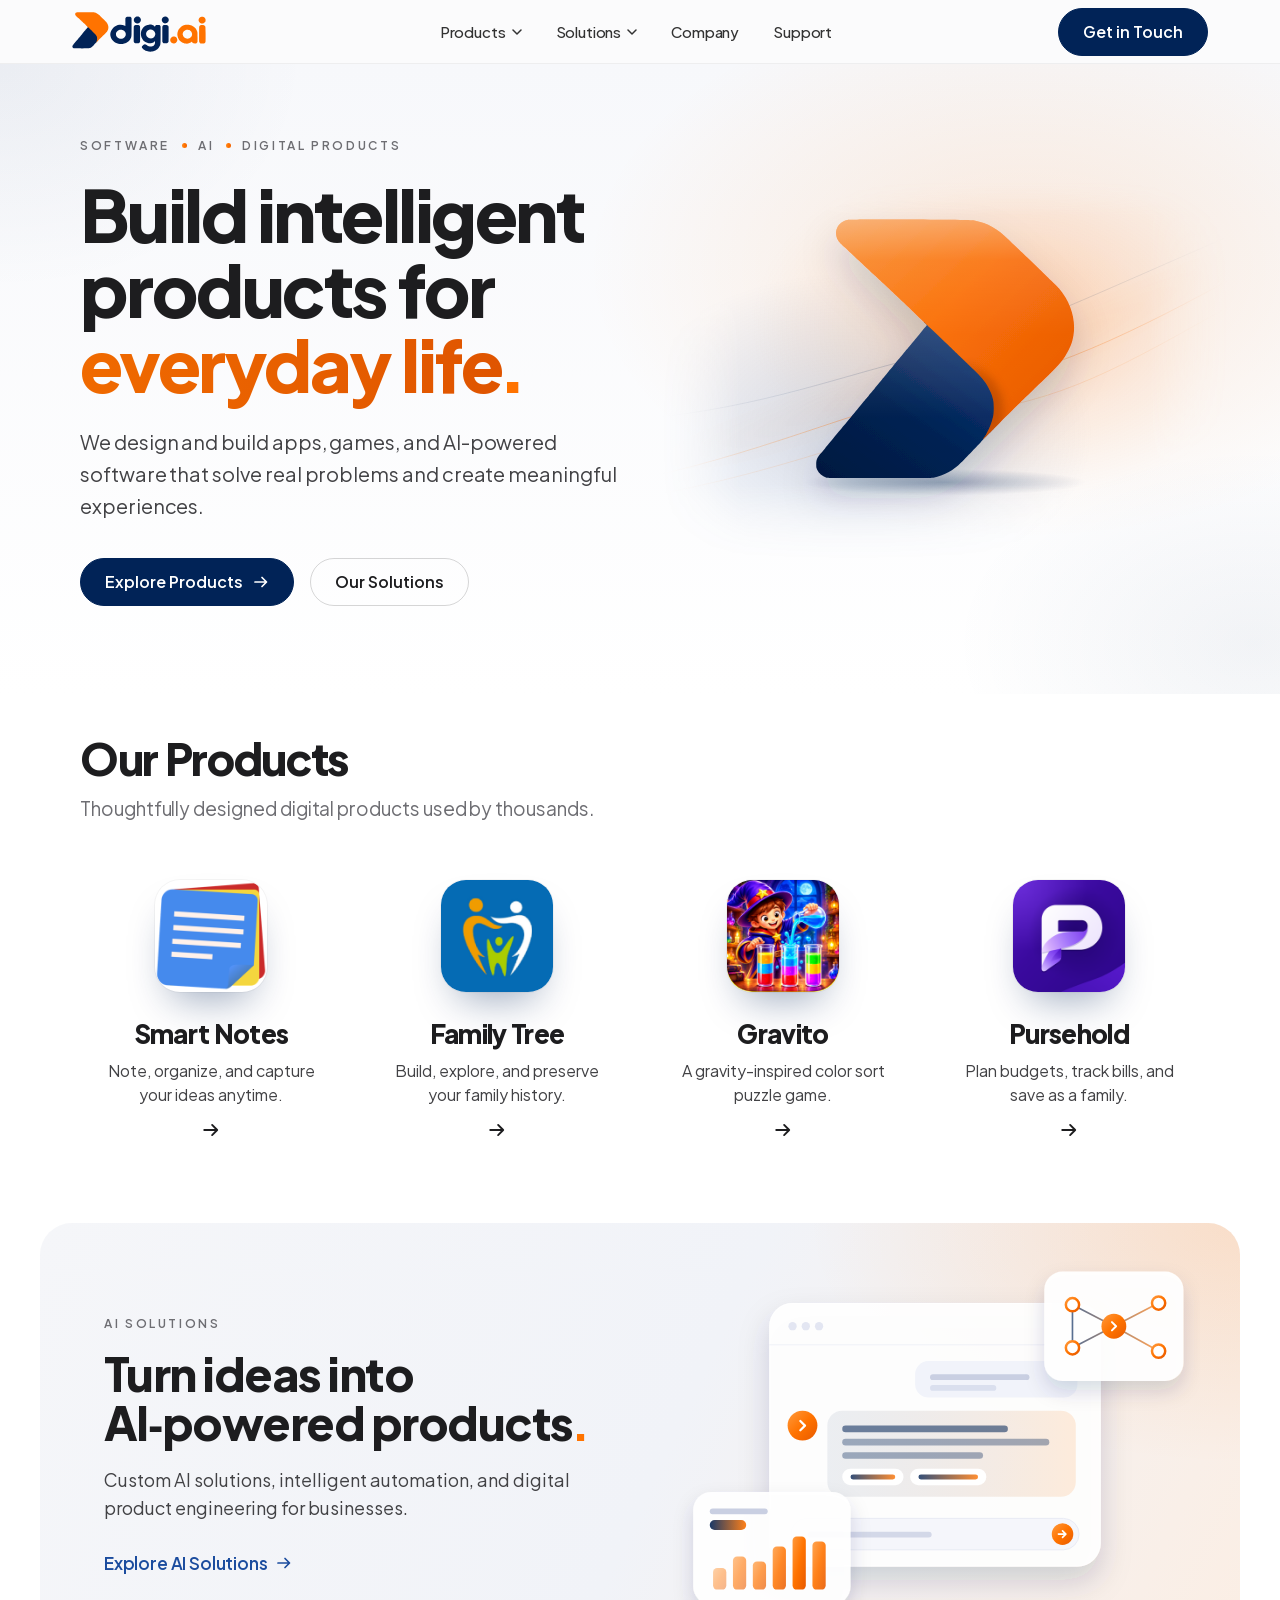
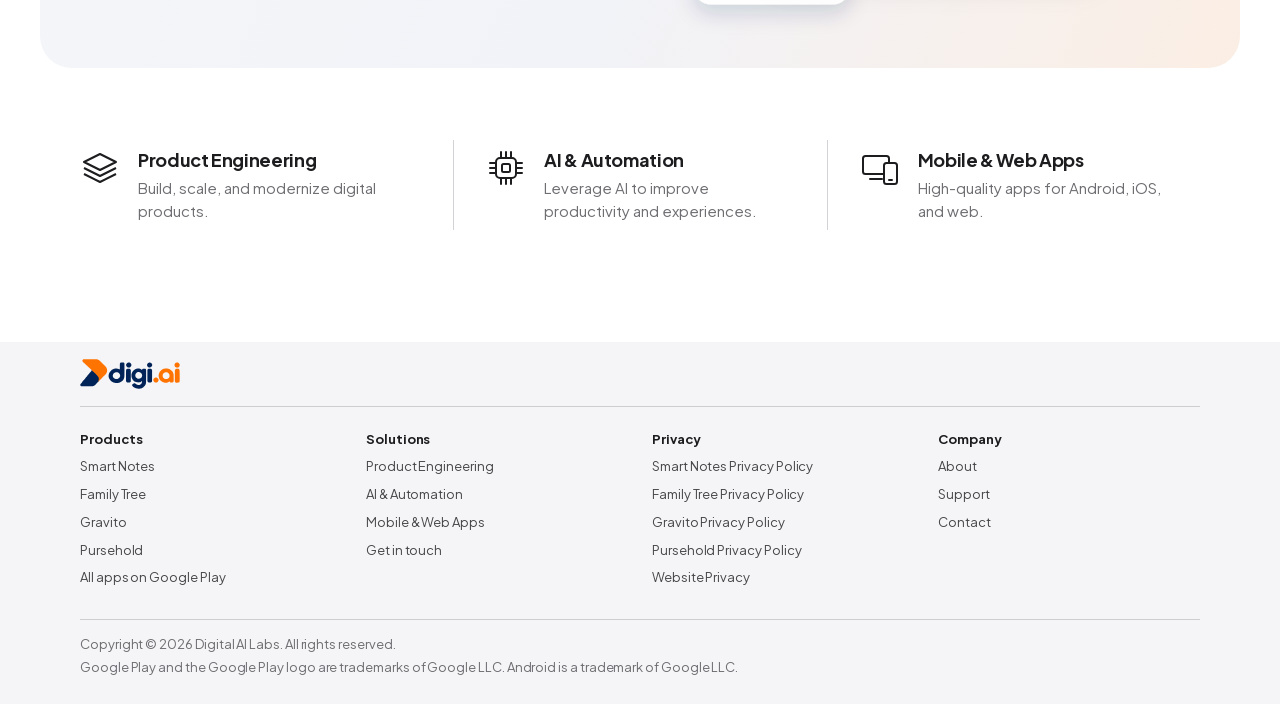
<file: index.html>
<!doctype html>
<html lang="en">
<head>
<meta charset="utf-8">
<meta name="viewport" content="width=device-width, initial-scale=1">
<title>Digital AI Labs – Apps, games and AI-powered software</title>
<meta name="description" content="Digital AI Labs designs and builds apps, games and AI-powered software: Smart Notes, Family Tree, Gravito and Pursehold for Android, plus product engineering, AI and automation for businesses.">
<link rel="canonical" href="https://digiailabs.com/">

<meta name="theme-color" content="#ffffff" media="(prefers-color-scheme: light)">
<meta name="theme-color" content="#000000" media="(prefers-color-scheme: dark)">
<meta property="og:type" content="website">
<meta property="og:site_name" content="Digital AI Labs">
<meta property="og:title" content="Digital AI Labs – Apps, games and AI-powered software">
<meta property="og:description" content="Digital AI Labs designs and builds apps, games and AI-powered software: Smart Notes, Family Tree, Gravito and Pursehold for Android, plus product engineering, AI and automation for businesses.">
<meta property="og:url" content="https://digiailabs.com/">
<meta property="og:image" content="https://digiailabs.com/assets/img/og/home.png?v=2">
<meta property="og:image:width" content="1200">
<meta property="og:image:height" content="630">
<meta name="twitter:card" content="summary_large_image">
<link rel="icon" href="/assets/img/brand/favicon.svg" type="image/svg+xml">
<link rel="icon" href="/assets/img/brand/favicon-32.png" sizes="32x32" type="image/png">
<link rel="apple-touch-icon" href="/assets/img/brand/apple-touch-icon.png">
<link rel="preload" href="/assets/fonts/jakarta-latin.woff2" as="font" type="font/woff2" crossorigin>
<link rel="stylesheet" href="/assets/fonts/jakarta.css">
<link rel="stylesheet" href="/assets/css/site.css">
<script src="/assets/js/site.js" defer></script>
<script type="application/ld+json">{
 "@context": "https://schema.org",
 "@graph": [
  {
   "@type": "Organization",
   "@id": "https://digiailabs.com/#org",
   "name": "Digital AI Labs",
   "alternateName": ["digi.ai", "DigiAI Labs"],
   "url": "https://digiailabs.com/",
   "logo": "https://digiailabs.com/assets/img/brand/logo-512.png",
   "email": "digitalailabs@gmail.com",
   "description": "Digital AI Labs designs and builds apps, games and AI-powered software.",
   "sameAs": [
    "https://play.google.com/store/apps/developer?id=Digital+AI+Labs"
   ]
  },
  {
   "@type": "WebSite",
   "@id": "https://digiailabs.com/#website",
   "url": "https://digiailabs.com/",
   "name": "Digital AI Labs",
   "publisher": {
    "@id": "https://digiailabs.com/#org"
   }
  }
 ]
}</script>
</head>
<body class="page-home">
<a class="skip" href="#main">Skip to content</a>
<header class="globalnav">
  <nav class="globalnav-inner" aria-label="Global">
    <a class="brand" href="/" aria-label="Digital AI Labs home"><img class="brand-logo" src="/assets/img/brand/logo.svg" alt="" width="335" height="100"><img class="brand-logo-dark" src="/assets/img/brand/logo-dark.svg" alt="" width="335" height="100"></a>
    <button class="menu-toggle" type="button" aria-expanded="false" aria-controls="globalnav-menu"><span class="sr-only">Menu</span><span class="menu-icon" aria-hidden="true"></span></button>
    <div class="globalnav-menu" id="globalnav-menu">
      <ul class="globalnav-list">
        <li class="has-menu"><button class="menu-btn" type="button" aria-expanded="false" aria-controls="menu-products">Products<svg class="caret" viewBox="0 0 10 6" aria-hidden="true"><path d="M1 1l4 4 4-4" fill="none" stroke="currentColor" stroke-width="1.5" stroke-linecap="round" stroke-linejoin="round"/></svg></button>
          <div class="menu-panel" id="menu-products"><ul class="menu-items"><li><a href="/smart-notes/"><img src="/assets/img/icons/smart-notes.png" alt="" width="40" height="40"><span><strong>Smart Notes</strong></span></a></li><li><a href="/family-tree/"><img src="/assets/img/icons/family-tree.png" alt="" width="40" height="40"><span><strong>Family Tree</strong></span></a></li><li><a href="/gravito/"><img src="/assets/img/icons/gravito.png" alt="" width="40" height="40"><span><strong>Gravito</strong></span></a></li><li><a href="/pursehold/"><img src="/assets/img/icons/pursehold.png" alt="" width="40" height="40"><span><strong>Pursehold</strong></span></a></li></ul><a class="menu-foot" href="https://play.google.com/store/apps/developer?id=Digital+AI+Labs">All apps on Google Play</a></div></li>
        <li class="has-menu"><button class="menu-btn" type="button" aria-expanded="false" aria-controls="menu-solutions">Solutions<svg class="caret" viewBox="0 0 10 6" aria-hidden="true"><path d="M1 1l4 4 4-4" fill="none" stroke="currentColor" stroke-width="1.5" stroke-linecap="round" stroke-linejoin="round"/></svg></button>
          <div class="menu-panel" id="menu-solutions"><ul class="menu-items"><li><a href="/solutions/#engineering"><svg class="svc-icon" viewBox="0 0 40 40" aria-hidden="true"><g fill="none" stroke="currentColor" stroke-width="2" stroke-linejoin="round"><path d="M20 6 4 14l16 8 16-8z"/><path d="m4 20 16 8 16-8"/><path d="m4 26 16 8 16-8"/></g></svg><span><strong>Product Engineering</strong><small>Build, scale, and modernize digital products.</small></span></a></li><li><a href="/solutions/#ai"><svg class="svc-icon" viewBox="0 0 40 40" aria-hidden="true"><g fill="none" stroke="currentColor" stroke-width="2" stroke-linecap="round" stroke-linejoin="round"><rect x="10" y="10" width="20" height="20" rx="4"/><rect x="16" y="16" width="8" height="8" rx="1.5"/><path d="M15 4v6M20 4v6M25 4v6M15 30v6M20 30v6M25 30v6M4 15h6M4 20h6M4 25h6M30 15h6M30 20h6M30 25h6"/></g></svg><span><strong>AI &amp; Automation</strong><small>Leverage AI to improve productivity and experiences.</small></span></a></li><li><a href="/solutions/#apps"><svg class="svc-icon" viewBox="0 0 40 40" aria-hidden="true"><g fill="none" stroke="currentColor" stroke-width="2" stroke-linejoin="round"><rect x="3" y="8" width="26" height="18" rx="2.5"/><path d="M10 31h12" stroke-linecap="round"/><rect x="24" y="15" width="13" height="21" rx="2.5" fill="var(--bg)"/><path d="M29 32h3" stroke-linecap="round"/></g></svg><span><strong>Mobile &amp; Web Apps</strong><small>High-quality apps for Android, iOS, and web.</small></span></a></li></ul><a class="menu-foot" href="/solutions/">Explore AI solutions</a></div></li>
        <li><a href="/about/">Company</a></li>
        <li><a href="/support/">Support</a></li>
      </ul>
      <a class="pill pill-nav" href="/contact/">Get in Touch</a>
    </div>
  </nav>
</header>
<main id="main">
<section class="home-hero">
  <div class="home-hero-inner">
    <div class="home-hero-copy">
      <p class="eyebrow">Software<span class="dot-sep" aria-hidden="true"></span>AI<span class="dot-sep" aria-hidden="true"></span>Digital products</p>
      <h1 class="home-headline">Build intelligent products for <span class="grad">everyday life<span class="dot">.</span></span></h1>
      <p class="home-sub">We design and build apps, games, and AI-powered software that solve real problems and create meaningful experiences.</p>
      <div class="ctas left">
        <a class="pill" href="#products">Explore Products <svg class="arrow" viewBox="0 0 16 16" aria-hidden="true"><path d="M2 8h11M9 3.5 13.5 8 9 12.5" fill="none" stroke="currentColor" stroke-width="1.7" stroke-linecap="round" stroke-linejoin="round"/></svg></a>
        <a class="pill pill-outline" href="/solutions/">Our Solutions</a>
      </div>
    </div>
    <div class="hero-visual " aria-hidden="true">
      <picture class="hero-art">
        <img src="/assets/img/brand/hero-mark.svg" alt="" width="1536" height="1024" fetchpriority="high">
      </picture>
    </div>
  </div>
</section>
<section class="products-row" id="products" aria-labelledby="products-title">
  <div class="container wide">
    <div class="block-head">
      <h2 class="block-headline" id="products-title">Our Products</h2>
      <p class="block-intro">Thoughtfully designed digital products used by thousands.</p>
    </div>
    <ul class="product-cols"><li><a class="product-col" href="/smart-notes/">
        <img src="/assets/img/icons/smart-notes.png" alt="" width="112" height="112" loading="lazy">
        <h3>Smart Notes</h3>
        <p>Note, organize, and capture your ideas anytime.</p>
        <span class="product-col-arrow"><svg class="arrow" viewBox="0 0 16 16" aria-hidden="true"><path d="M2 8h11M9 3.5 13.5 8 9 12.5" fill="none" stroke="currentColor" stroke-width="1.7" stroke-linecap="round" stroke-linejoin="round"/></svg><span class="sr-only">Smart Notes</span></span>
      </a></li><li><a class="product-col" href="/family-tree/">
        <img src="/assets/img/icons/family-tree.png" alt="" width="112" height="112" loading="lazy">
        <h3>Family Tree</h3>
        <p>Build, explore, and preserve your family history.</p>
        <span class="product-col-arrow"><svg class="arrow" viewBox="0 0 16 16" aria-hidden="true"><path d="M2 8h11M9 3.5 13.5 8 9 12.5" fill="none" stroke="currentColor" stroke-width="1.7" stroke-linecap="round" stroke-linejoin="round"/></svg><span class="sr-only">Family Tree</span></span>
      </a></li><li><a class="product-col" href="/gravito/">
        <img src="/assets/img/icons/gravito.png" alt="" width="112" height="112" loading="lazy">
        <h3>Gravito</h3>
        <p>A gravity-inspired color sort puzzle game.</p>
        <span class="product-col-arrow"><svg class="arrow" viewBox="0 0 16 16" aria-hidden="true"><path d="M2 8h11M9 3.5 13.5 8 9 12.5" fill="none" stroke="currentColor" stroke-width="1.7" stroke-linecap="round" stroke-linejoin="round"/></svg><span class="sr-only">Gravito</span></span>
      </a></li><li><a class="product-col" href="/pursehold/">
        <img src="/assets/img/icons/pursehold.png" alt="" width="112" height="112" loading="lazy">
        <h3>Pursehold</h3>
        <p>Plan budgets, track bills, and save as a family.</p>
        <span class="product-col-arrow"><svg class="arrow" viewBox="0 0 16 16" aria-hidden="true"><path d="M2 8h11M9 3.5 13.5 8 9 12.5" fill="none" stroke="currentColor" stroke-width="1.7" stroke-linecap="round" stroke-linejoin="round"/></svg><span class="sr-only">Pursehold</span></span>
      </a></li></ul>
  </div>
</section>
<section class="band-wrap" aria-labelledby="band-title">
  <div class="solutions-band">
    <div class="band-copy">
      <p class="eyebrow">AI solutions</p>
      <h2 class="band-headline" id="band-title">Turn ideas into AI&#8209;powered products<span class="dot">.</span></h2>
      <p class="band-sub">Custom AI solutions, intelligent automation, and digital product engineering for businesses.</p>
      <a class="link-arrow" href="/solutions/">Explore AI Solutions <svg class="arrow" viewBox="0 0 16 16" aria-hidden="true"><path d="M2 8h11M9 3.5 13.5 8 9 12.5" fill="none" stroke="currentColor" stroke-width="1.7" stroke-linecap="round" stroke-linejoin="round"/></svg></a>
    </div>
    <div class="band-media"><img src="/assets/img/brand/ai-visual.svg" alt="" width="640" height="460" loading="lazy"></div>
  </div>
</section>
<section class="services-row" aria-label="What we do"><ul class="services"><li><a class="service" href="/solutions/#engineering"><svg class="svc-icon" viewBox="0 0 40 40" aria-hidden="true"><g fill="none" stroke="currentColor" stroke-width="2" stroke-linejoin="round"><path d="M20 6 4 14l16 8 16-8z"/><path d="m4 20 16 8 16-8"/><path d="m4 26 16 8 16-8"/></g></svg><span><strong>Product Engineering</strong><small>Build, scale, and modernize digital products.</small></span></a></li><li><a class="service" href="/solutions/#ai"><svg class="svc-icon" viewBox="0 0 40 40" aria-hidden="true"><g fill="none" stroke="currentColor" stroke-width="2" stroke-linecap="round" stroke-linejoin="round"><rect x="10" y="10" width="20" height="20" rx="4"/><rect x="16" y="16" width="8" height="8" rx="1.5"/><path d="M15 4v6M20 4v6M25 4v6M15 30v6M20 30v6M25 30v6M4 15h6M4 20h6M4 25h6M30 15h6M30 20h6M30 25h6"/></g></svg><span><strong>AI &amp; Automation</strong><small>Leverage AI to improve productivity and experiences.</small></span></a></li><li><a class="service" href="/solutions/#apps"><svg class="svc-icon" viewBox="0 0 40 40" aria-hidden="true"><g fill="none" stroke="currentColor" stroke-width="2" stroke-linejoin="round"><rect x="3" y="8" width="26" height="18" rx="2.5"/><path d="M10 31h12" stroke-linecap="round"/><rect x="24" y="15" width="13" height="21" rx="2.5" fill="var(--bg)"/><path d="M29 32h3" stroke-linecap="round"/></g></svg><span><strong>Mobile &amp; Web Apps</strong><small>High-quality apps for Android, iOS, and web.</small></span></a></li></ul></section>
</main>
<footer class="footer">
  <div class="footer-inner">
    <nav class="breadcrumbs" aria-label="Breadcrumb"><a href="/" class="footer-logo" aria-label="Digital AI Labs home"><img src="/assets/img/brand/logo.svg" alt="" width="335" height="100"></a></nav>
    <div class="directory">
      <div class="dir-col">
        <h3>Products</h3>
        <ul>
          <li><a href="/smart-notes/">Smart Notes</a></li>
          <li><a href="/family-tree/">Family Tree</a></li>
          <li><a href="/gravito/">Gravito</a></li>
          <li><a href="/pursehold/">Pursehold</a></li>
          <li><a href="https://play.google.com/store/apps/developer?id=Digital+AI+Labs">All apps on Google Play</a></li>
        </ul>
      </div>
      <div class="dir-col">
        <h3>Solutions</h3>
        <ul>
          <li><a href="/solutions/#engineering">Product Engineering</a></li>
          <li><a href="/solutions/#ai">AI &amp; Automation</a></li>
          <li><a href="/solutions/#apps">Mobile &amp; Web Apps</a></li>
          <li><a href="/contact/">Get in touch</a></li>
        </ul>
      </div>
      <div class="dir-col">
        <h3>Privacy</h3>
        <ul>
          <li><a href="/smart-notes/privacy/">Smart Notes Privacy Policy</a></li>
          <li><a href="/family-tree/privacy/">Family Tree Privacy Policy</a></li>
          <li><a href="/gravito/privacy/">Gravito Privacy Policy</a></li>
          <li><a href="/pursehold/privacy/">Pursehold Privacy Policy</a></li>
          <li><a href="/privacy/">Website Privacy</a></li>
        </ul>
      </div>
      <div class="dir-col">
        <h3>Company</h3>
        <ul>
          <li><a href="/about/">About</a></li>
          <li><a href="/support/">Support</a></li>
          <li><a href="/contact/">Contact</a></li>
        </ul>
      </div>
    </div>
    <div class="legal-row">
      <p>Copyright © 2026 Digital AI Labs. All rights reserved.</p>
      <p>Google Play and the Google Play logo are trademarks of Google LLC. Android is a trademark of Google LLC.</p>
    </div>
  </div>
</footer>
</body>
</html>
</file>
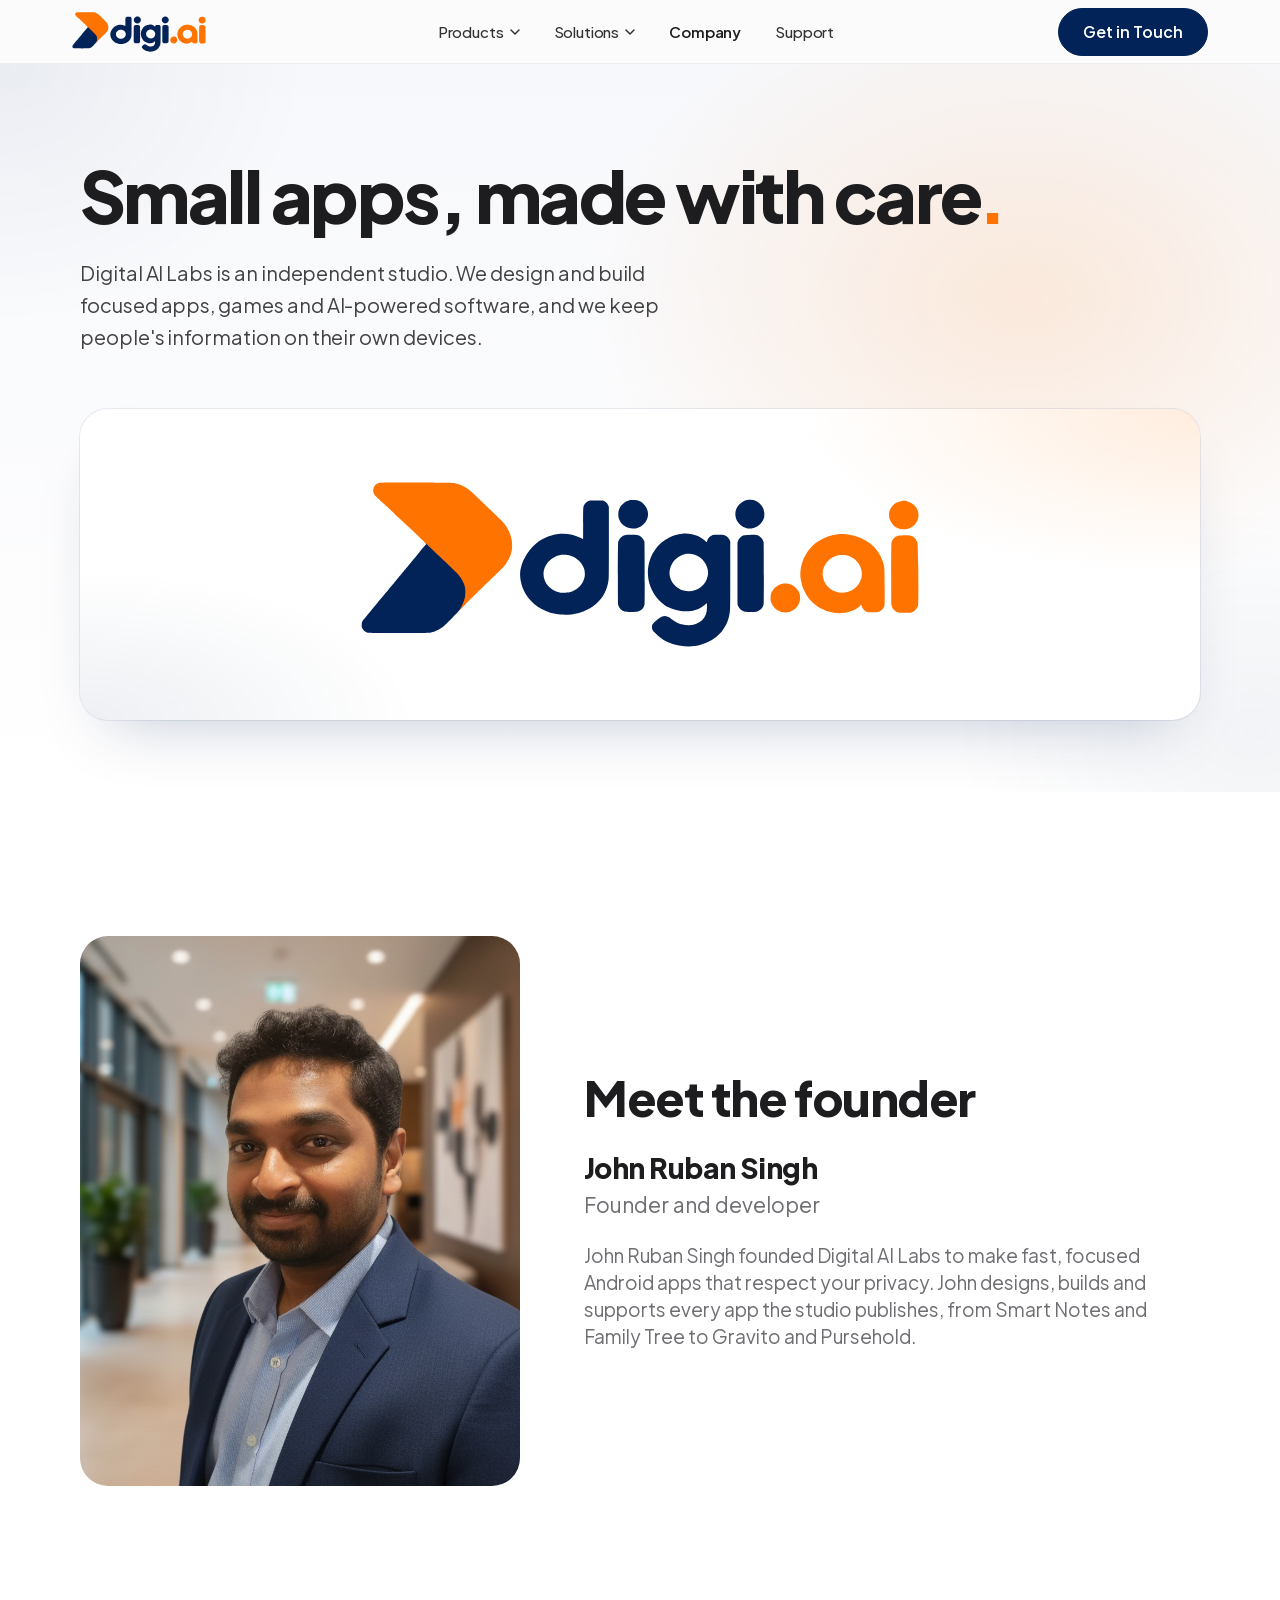
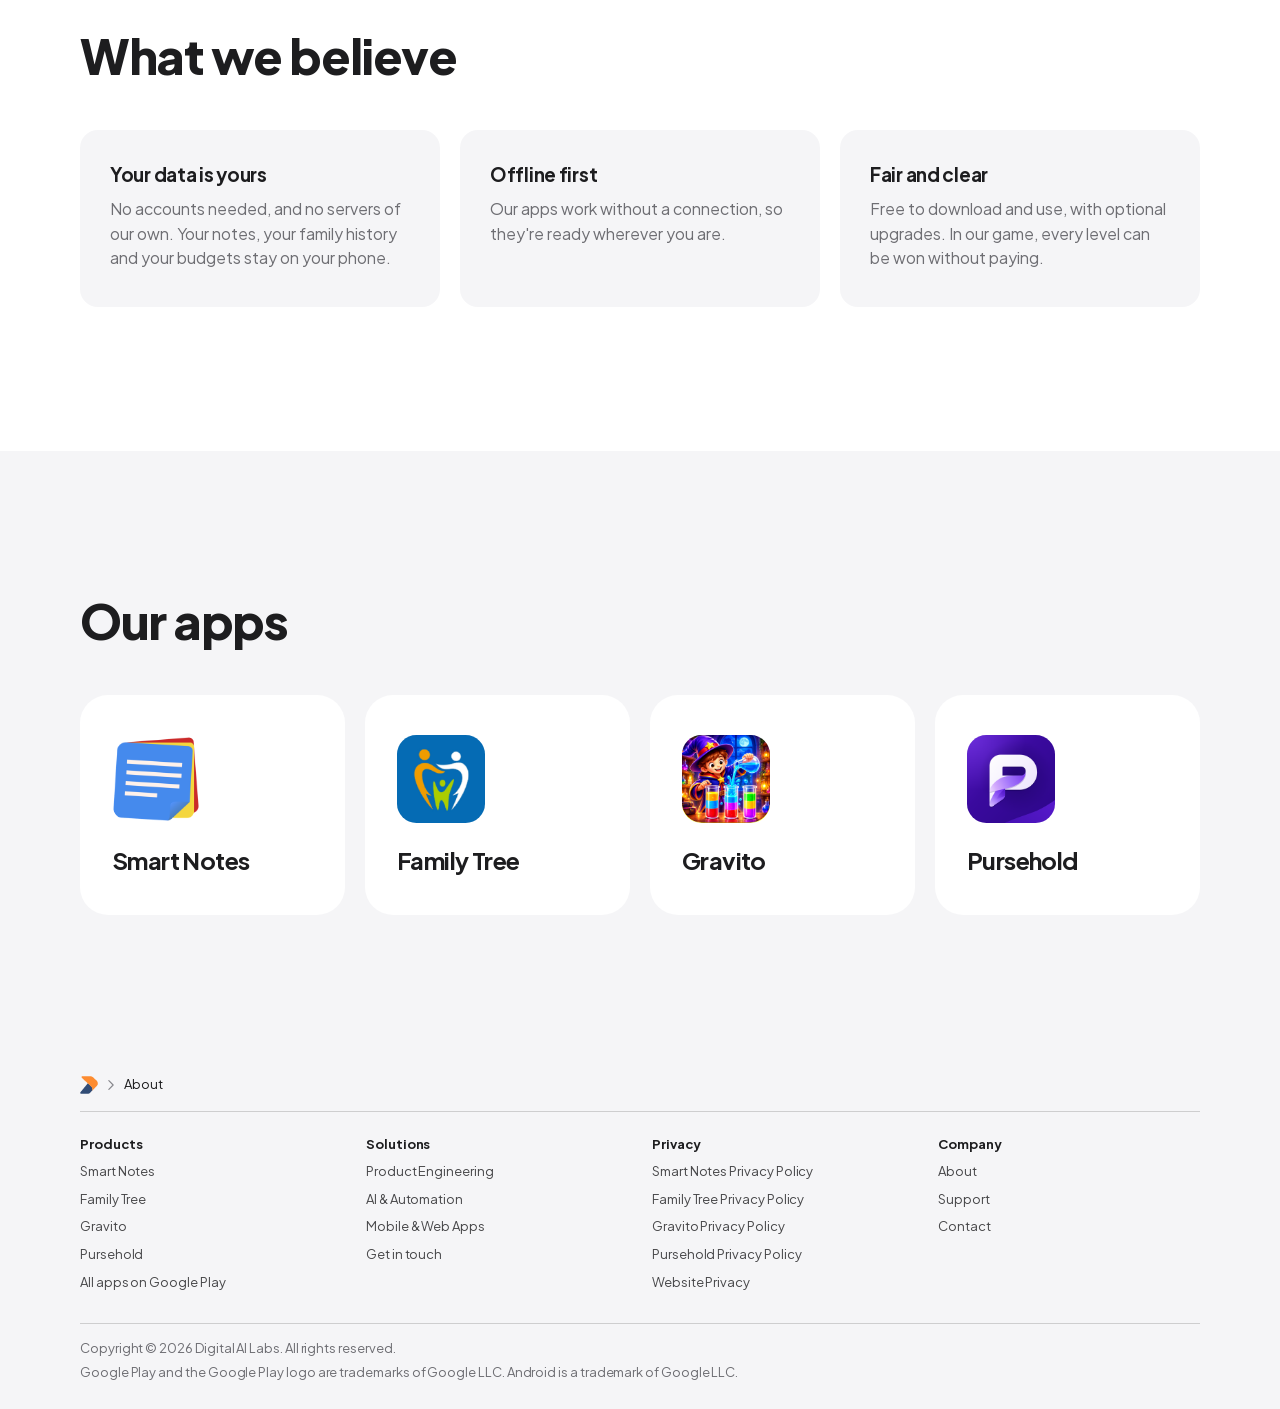
<file: about/index.html>
<!doctype html>
<html lang="en">
<head>
<meta charset="utf-8">
<meta name="viewport" content="width=device-width, initial-scale=1">
<title>About | Digital AI Labs</title>
<meta name="description" content="Digital AI Labs is an independent Android studio founded by John Ruban Singh. We make Smart Notes, Family Tree, Gravito and Pursehold.">
<link rel="canonical" href="https://digiailabs.com/about/">

<meta name="theme-color" content="#ffffff" media="(prefers-color-scheme: light)">
<meta name="theme-color" content="#000000" media="(prefers-color-scheme: dark)">
<meta property="og:type" content="website">
<meta property="og:site_name" content="Digital AI Labs">
<meta property="og:title" content="About | Digital AI Labs">
<meta property="og:description" content="Digital AI Labs is an independent Android studio founded by John Ruban Singh. We make Smart Notes, Family Tree, Gravito and Pursehold.">
<meta property="og:url" content="https://digiailabs.com/about/">
<meta property="og:image" content="https://digiailabs.com/assets/img/og/home.png?v=2">
<meta property="og:image:width" content="1200">
<meta property="og:image:height" content="630">
<meta name="twitter:card" content="summary_large_image">
<link rel="icon" href="/assets/img/brand/favicon.svg" type="image/svg+xml">
<link rel="icon" href="/assets/img/brand/favicon-32.png" sizes="32x32" type="image/png">
<link rel="apple-touch-icon" href="/assets/img/brand/apple-touch-icon.png">
<link rel="preload" href="/assets/fonts/jakarta-latin.woff2" as="font" type="font/woff2" crossorigin>
<link rel="stylesheet" href="/assets/fonts/jakarta.css">
<link rel="stylesheet" href="/assets/css/site.css">
<script src="/assets/js/site.js" defer></script>

</head>
<body class="page-about">
<a class="skip" href="#main">Skip to content</a>
<header class="globalnav">
  <nav class="globalnav-inner" aria-label="Global">
    <a class="brand" href="/" aria-label="Digital AI Labs home"><img class="brand-logo" src="/assets/img/brand/logo.svg" alt="" width="335" height="100"><img class="brand-logo-dark" src="/assets/img/brand/logo-dark.svg" alt="" width="335" height="100"></a>
    <button class="menu-toggle" type="button" aria-expanded="false" aria-controls="globalnav-menu"><span class="sr-only">Menu</span><span class="menu-icon" aria-hidden="true"></span></button>
    <div class="globalnav-menu" id="globalnav-menu">
      <ul class="globalnav-list">
        <li class="has-menu"><button class="menu-btn" type="button" aria-expanded="false" aria-controls="menu-products">Products<svg class="caret" viewBox="0 0 10 6" aria-hidden="true"><path d="M1 1l4 4 4-4" fill="none" stroke="currentColor" stroke-width="1.5" stroke-linecap="round" stroke-linejoin="round"/></svg></button>
          <div class="menu-panel" id="menu-products"><ul class="menu-items"><li><a href="/smart-notes/"><img src="/assets/img/icons/smart-notes.png" alt="" width="40" height="40"><span><strong>Smart Notes</strong></span></a></li><li><a href="/family-tree/"><img src="/assets/img/icons/family-tree.png" alt="" width="40" height="40"><span><strong>Family Tree</strong></span></a></li><li><a href="/gravito/"><img src="/assets/img/icons/gravito.png" alt="" width="40" height="40"><span><strong>Gravito</strong></span></a></li><li><a href="/pursehold/"><img src="/assets/img/icons/pursehold.png" alt="" width="40" height="40"><span><strong>Pursehold</strong></span></a></li></ul><a class="menu-foot" href="https://play.google.com/store/apps/developer?id=Digital+AI+Labs">All apps on Google Play</a></div></li>
        <li class="has-menu"><button class="menu-btn" type="button" aria-expanded="false" aria-controls="menu-solutions">Solutions<svg class="caret" viewBox="0 0 10 6" aria-hidden="true"><path d="M1 1l4 4 4-4" fill="none" stroke="currentColor" stroke-width="1.5" stroke-linecap="round" stroke-linejoin="round"/></svg></button>
          <div class="menu-panel" id="menu-solutions"><ul class="menu-items"><li><a href="/solutions/#engineering"><svg class="svc-icon" viewBox="0 0 40 40" aria-hidden="true"><g fill="none" stroke="currentColor" stroke-width="2" stroke-linejoin="round"><path d="M20 6 4 14l16 8 16-8z"/><path d="m4 20 16 8 16-8"/><path d="m4 26 16 8 16-8"/></g></svg><span><strong>Product Engineering</strong><small>Build, scale, and modernize digital products.</small></span></a></li><li><a href="/solutions/#ai"><svg class="svc-icon" viewBox="0 0 40 40" aria-hidden="true"><g fill="none" stroke="currentColor" stroke-width="2" stroke-linecap="round" stroke-linejoin="round"><rect x="10" y="10" width="20" height="20" rx="4"/><rect x="16" y="16" width="8" height="8" rx="1.5"/><path d="M15 4v6M20 4v6M25 4v6M15 30v6M20 30v6M25 30v6M4 15h6M4 20h6M4 25h6M30 15h6M30 20h6M30 25h6"/></g></svg><span><strong>AI &amp; Automation</strong><small>Leverage AI to improve productivity and experiences.</small></span></a></li><li><a href="/solutions/#apps"><svg class="svc-icon" viewBox="0 0 40 40" aria-hidden="true"><g fill="none" stroke="currentColor" stroke-width="2" stroke-linejoin="round"><rect x="3" y="8" width="26" height="18" rx="2.5"/><path d="M10 31h12" stroke-linecap="round"/><rect x="24" y="15" width="13" height="21" rx="2.5" fill="var(--bg)"/><path d="M29 32h3" stroke-linecap="round"/></g></svg><span><strong>Mobile &amp; Web Apps</strong><small>High-quality apps for Android, iOS, and web.</small></span></a></li></ul><a class="menu-foot" href="/solutions/">Explore AI solutions</a></div></li>
        <li><a href="/about/" aria-current="page">Company</a></li>
        <li><a href="/support/">Support</a></li>
      </ul>
      <a class="pill pill-nav" href="/contact/">Get in Touch</a>
    </div>
  </nav>
</header>
<main id="main">
<section class="home-hero page-hero about-top">
  <div class="container wide">
    <h1 class="home-headline">Small apps, made with care<span class="dot">.</span></h1>
    <p class="home-sub">Digital AI Labs is an independent studio. We design and build focused apps, games and AI-powered software, and we keep people's information on their own devices.</p>
  </div>
  <div class="container wide-banner" data-reveal>
    <div class="brand-card"><img src="/assets/img/brand/logo.svg" alt="Digital AI Labs logo" width="1596" height="477"></div>
  </div>
</section>
<section class="section founder">
  <div class="container wide founder-grid">
    <figure class="founder-photo"><img src="/assets/img/founder/portrait.jpg" alt="John Ruban Singh, founder of Digital AI Labs" width="792" height="990" loading="lazy"></figure>
    <div class="founder-copy">
      <h2 class="section-headline">Meet the founder</h2>
      <p class="founder-name">John Ruban Singh</p>
      <p class="founder-role">Founder and developer</p>
      <p>John Ruban Singh founded Digital AI Labs to make fast, focused Android apps that respect your privacy. John designs, builds and supports every app the studio publishes, from Smart Notes and Family Tree to Gravito and Pursehold.</p>
    </div>
  </div>
</section>
<section class="section values">
  <div class="container wide">
    <h2 class="section-headline">What we believe</h2>
    <ul class="feature-grid three">
      <li class="feature"><h3>Your data is yours</h3><p>No accounts needed, and no servers of our own. Your notes, your family history and your budgets stay on your phone.</p></li>
      <li class="feature"><h3>Offline first</h3><p>Our apps work without a connection, so they're ready wherever you are.</p></li>
      <li class="feature"><h3>Fair and clear</h3><p>Free to download and use, with optional upgrades. In our game, every level can be won without paying.</p></li>
    </ul>
  </div>
</section>
<section class="section apps-row">
  <div class="container wide">
    <h2 class="section-headline">Our apps</h2>
    <ul class="app-cards">
      <li><a href="/smart-notes/"><img src="/assets/img/icons/smart-notes.png" alt="" width="88" height="88" loading="lazy"><h3>Smart Notes</h3></a></li>
      <li><a href="/family-tree/"><img src="/assets/img/icons/family-tree.png" alt="" width="88" height="88" loading="lazy"><h3>Family Tree</h3></a></li>
      <li><a href="/gravito/"><img src="/assets/img/icons/gravito.png" alt="" width="88" height="88" loading="lazy"><h3>Gravito</h3></a></li>
      <li><a href="/pursehold/"><img src="/assets/img/icons/pursehold.png" alt="" width="88" height="88" loading="lazy"><h3>Pursehold</h3></a></li>
    </ul>
  </div>
</section>
</main>
<footer class="footer">
  <div class="footer-inner">
    <nav class="breadcrumbs" aria-label="Breadcrumb"><a href="/" class="crumb-home" aria-label="Digital AI Labs"><img class="mark" src="/assets/img/brand/mark.svg" alt="" width="100" height="100"></a><svg class="chev" viewBox="0 0 8 14" aria-hidden="true"><path d="M1 1l6 6-6 6" fill="none" stroke="currentColor" stroke-width="1.6" stroke-linecap="round" stroke-linejoin="round"/></svg><span>About</span></nav>
    <div class="directory">
      <div class="dir-col">
        <h3>Products</h3>
        <ul>
          <li><a href="/smart-notes/">Smart Notes</a></li>
          <li><a href="/family-tree/">Family Tree</a></li>
          <li><a href="/gravito/">Gravito</a></li>
          <li><a href="/pursehold/">Pursehold</a></li>
          <li><a href="https://play.google.com/store/apps/developer?id=Digital+AI+Labs">All apps on Google Play</a></li>
        </ul>
      </div>
      <div class="dir-col">
        <h3>Solutions</h3>
        <ul>
          <li><a href="/solutions/#engineering">Product Engineering</a></li>
          <li><a href="/solutions/#ai">AI &amp; Automation</a></li>
          <li><a href="/solutions/#apps">Mobile &amp; Web Apps</a></li>
          <li><a href="/contact/">Get in touch</a></li>
        </ul>
      </div>
      <div class="dir-col">
        <h3>Privacy</h3>
        <ul>
          <li><a href="/smart-notes/privacy/">Smart Notes Privacy Policy</a></li>
          <li><a href="/family-tree/privacy/">Family Tree Privacy Policy</a></li>
          <li><a href="/gravito/privacy/">Gravito Privacy Policy</a></li>
          <li><a href="/pursehold/privacy/">Pursehold Privacy Policy</a></li>
          <li><a href="/privacy/">Website Privacy</a></li>
        </ul>
      </div>
      <div class="dir-col">
        <h3>Company</h3>
        <ul>
          <li><a href="/about/">About</a></li>
          <li><a href="/support/">Support</a></li>
          <li><a href="/contact/">Contact</a></li>
        </ul>
      </div>
    </div>
    <div class="legal-row">
      <p>Copyright © 2026 Digital AI Labs. All rights reserved.</p>
      <p>Google Play and the Google Play logo are trademarks of Google LLC. Android is a trademark of Google LLC.</p>
    </div>
  </div>
</footer>
</body>
</html>
</file>
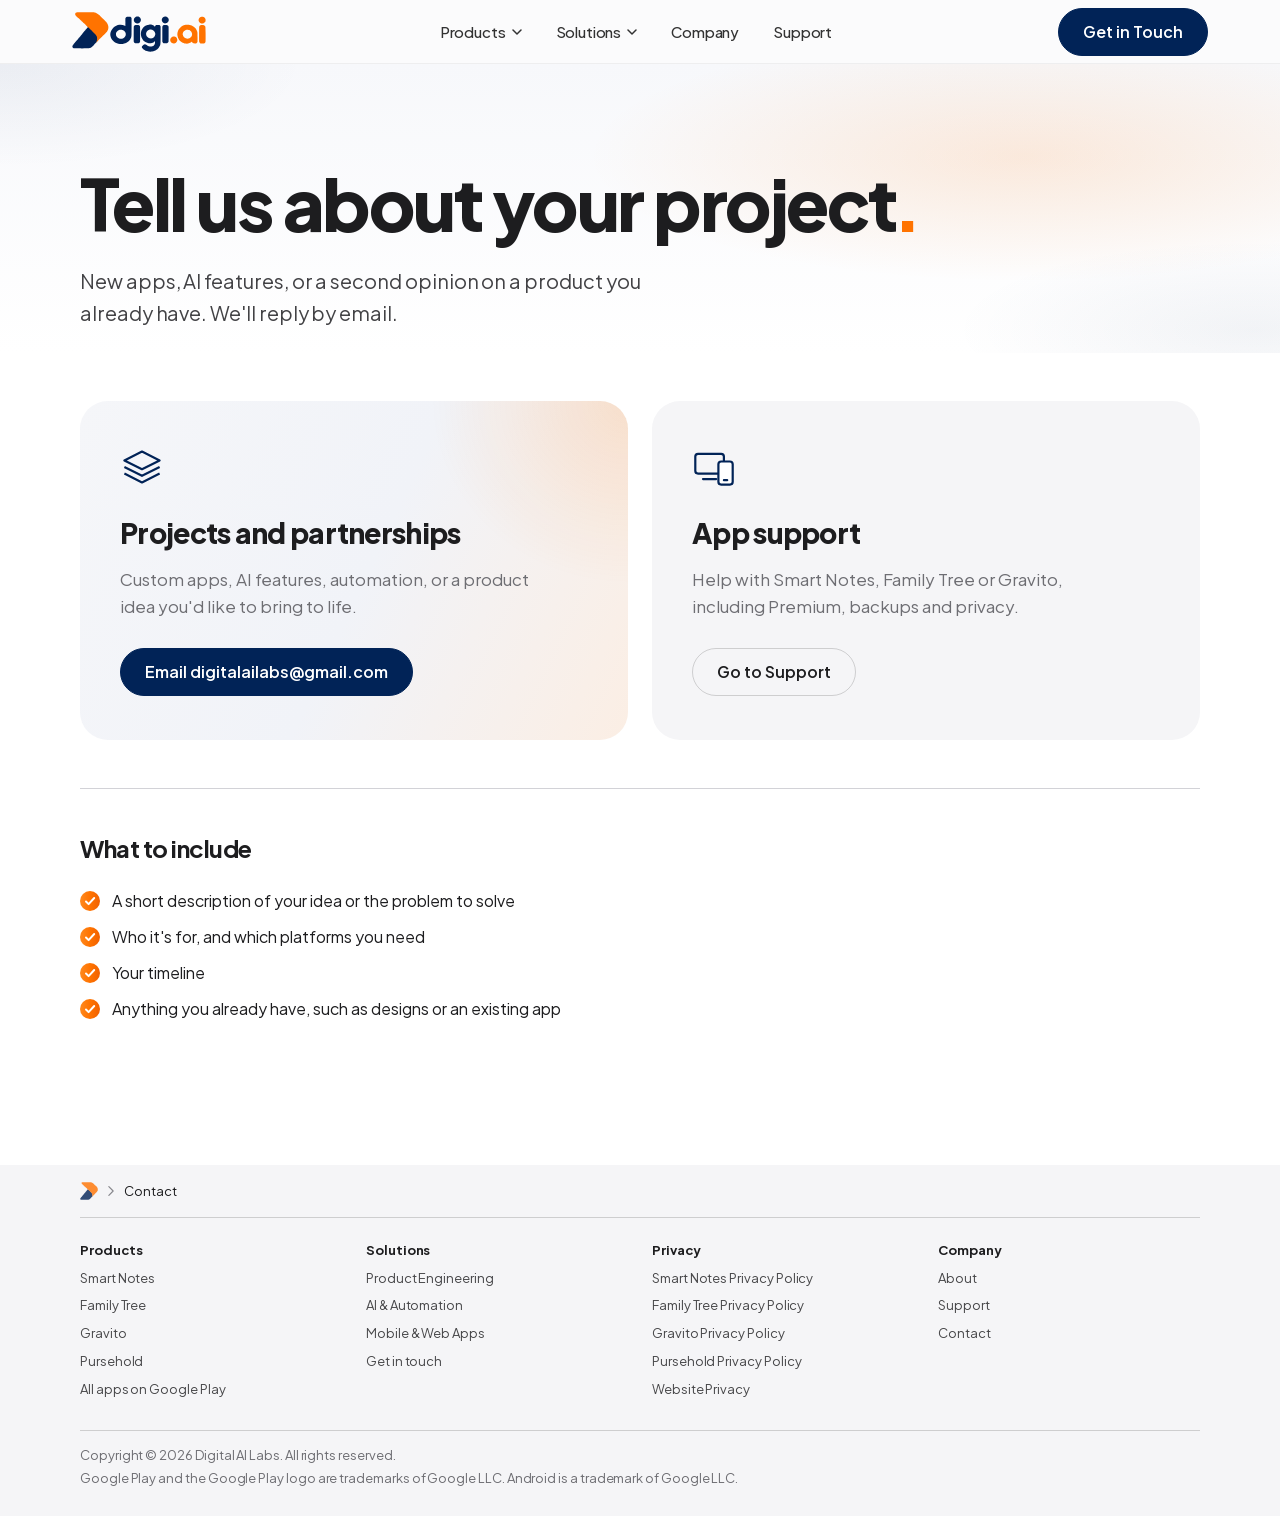
<file: contact/index.html>
<!doctype html>
<html lang="en">
<head>
<meta charset="utf-8">
<meta name="viewport" content="width=device-width, initial-scale=1">
<title>Contact | Digital AI Labs</title>
<meta name="description" content="Get in touch with Digital AI Labs about custom apps, AI solutions, automation and product engineering, or get help with our apps.">
<link rel="canonical" href="https://digiailabs.com/contact/">

<meta name="theme-color" content="#ffffff" media="(prefers-color-scheme: light)">
<meta name="theme-color" content="#000000" media="(prefers-color-scheme: dark)">
<meta property="og:type" content="website">
<meta property="og:site_name" content="Digital AI Labs">
<meta property="og:title" content="Contact | Digital AI Labs">
<meta property="og:description" content="Get in touch with Digital AI Labs about custom apps, AI solutions, automation and product engineering, or get help with our apps.">
<meta property="og:url" content="https://digiailabs.com/contact/">
<meta property="og:image" content="https://digiailabs.com/assets/img/og/home.png?v=2">
<meta property="og:image:width" content="1200">
<meta property="og:image:height" content="630">
<meta name="twitter:card" content="summary_large_image">
<link rel="icon" href="/assets/img/brand/favicon.svg" type="image/svg+xml">
<link rel="icon" href="/assets/img/brand/favicon-32.png" sizes="32x32" type="image/png">
<link rel="apple-touch-icon" href="/assets/img/brand/apple-touch-icon.png">
<link rel="preload" href="/assets/fonts/jakarta-latin.woff2" as="font" type="font/woff2" crossorigin>
<link rel="stylesheet" href="/assets/fonts/jakarta.css">
<link rel="stylesheet" href="/assets/css/site.css">
<script src="/assets/js/site.js" defer></script>

</head>
<body class="page-contact">
<a class="skip" href="#main">Skip to content</a>
<header class="globalnav">
  <nav class="globalnav-inner" aria-label="Global">
    <a class="brand" href="/" aria-label="Digital AI Labs home"><img class="brand-logo" src="/assets/img/brand/logo.svg" alt="" width="335" height="100"><img class="brand-logo-dark" src="/assets/img/brand/logo-dark.svg" alt="" width="335" height="100"></a>
    <button class="menu-toggle" type="button" aria-expanded="false" aria-controls="globalnav-menu"><span class="sr-only">Menu</span><span class="menu-icon" aria-hidden="true"></span></button>
    <div class="globalnav-menu" id="globalnav-menu">
      <ul class="globalnav-list">
        <li class="has-menu"><button class="menu-btn" type="button" aria-expanded="false" aria-controls="menu-products">Products<svg class="caret" viewBox="0 0 10 6" aria-hidden="true"><path d="M1 1l4 4 4-4" fill="none" stroke="currentColor" stroke-width="1.5" stroke-linecap="round" stroke-linejoin="round"/></svg></button>
          <div class="menu-panel" id="menu-products"><ul class="menu-items"><li><a href="/smart-notes/"><img src="/assets/img/icons/smart-notes.png" alt="" width="40" height="40"><span><strong>Smart Notes</strong></span></a></li><li><a href="/family-tree/"><img src="/assets/img/icons/family-tree.png" alt="" width="40" height="40"><span><strong>Family Tree</strong></span></a></li><li><a href="/gravito/"><img src="/assets/img/icons/gravito.png" alt="" width="40" height="40"><span><strong>Gravito</strong></span></a></li><li><a href="/pursehold/"><img src="/assets/img/icons/pursehold.png" alt="" width="40" height="40"><span><strong>Pursehold</strong></span></a></li></ul><a class="menu-foot" href="https://play.google.com/store/apps/developer?id=Digital+AI+Labs">All apps on Google Play</a></div></li>
        <li class="has-menu"><button class="menu-btn" type="button" aria-expanded="false" aria-controls="menu-solutions">Solutions<svg class="caret" viewBox="0 0 10 6" aria-hidden="true"><path d="M1 1l4 4 4-4" fill="none" stroke="currentColor" stroke-width="1.5" stroke-linecap="round" stroke-linejoin="round"/></svg></button>
          <div class="menu-panel" id="menu-solutions"><ul class="menu-items"><li><a href="/solutions/#engineering"><svg class="svc-icon" viewBox="0 0 40 40" aria-hidden="true"><g fill="none" stroke="currentColor" stroke-width="2" stroke-linejoin="round"><path d="M20 6 4 14l16 8 16-8z"/><path d="m4 20 16 8 16-8"/><path d="m4 26 16 8 16-8"/></g></svg><span><strong>Product Engineering</strong><small>Build, scale, and modernize digital products.</small></span></a></li><li><a href="/solutions/#ai"><svg class="svc-icon" viewBox="0 0 40 40" aria-hidden="true"><g fill="none" stroke="currentColor" stroke-width="2" stroke-linecap="round" stroke-linejoin="round"><rect x="10" y="10" width="20" height="20" rx="4"/><rect x="16" y="16" width="8" height="8" rx="1.5"/><path d="M15 4v6M20 4v6M25 4v6M15 30v6M20 30v6M25 30v6M4 15h6M4 20h6M4 25h6M30 15h6M30 20h6M30 25h6"/></g></svg><span><strong>AI &amp; Automation</strong><small>Leverage AI to improve productivity and experiences.</small></span></a></li><li><a href="/solutions/#apps"><svg class="svc-icon" viewBox="0 0 40 40" aria-hidden="true"><g fill="none" stroke="currentColor" stroke-width="2" stroke-linejoin="round"><rect x="3" y="8" width="26" height="18" rx="2.5"/><path d="M10 31h12" stroke-linecap="round"/><rect x="24" y="15" width="13" height="21" rx="2.5" fill="var(--bg)"/><path d="M29 32h3" stroke-linecap="round"/></g></svg><span><strong>Mobile &amp; Web Apps</strong><small>High-quality apps for Android, iOS, and web.</small></span></a></li></ul><a class="menu-foot" href="/solutions/">Explore AI solutions</a></div></li>
        <li><a href="/about/">Company</a></li>
        <li><a href="/support/">Support</a></li>
      </ul>
      <a class="pill pill-nav" href="/contact/" aria-current="page">Get in Touch</a>
    </div>
  </nav>
</header>
<main id="main">
<section class="home-hero page-hero contact-hero">
  <div class="container wide">
    <h1 class="home-headline">Tell us about your project<span class="dot">.</span></h1>
    <p class="home-sub">New apps, AI features, or a second opinion on a product you already have. We'll reply by email.</p>
  </div>
</section>
<section class="section contact" aria-label="Ways to reach us">
  <div class="container wide contact-grid">
    <div class="contact-card primary">
      <svg class="svc-icon" viewBox="0 0 40 40" aria-hidden="true"><g fill="none" stroke="currentColor" stroke-width="2" stroke-linejoin="round"><path d="M20 6 4 14l16 8 16-8z"/><path d="m4 20 16 8 16-8"/><path d="m4 26 16 8 16-8"/></g></svg>
      <h2>Projects and partnerships</h2>
      <p>Custom apps, AI features, automation, or a product idea you'd like to bring to life.</p>
      <a class="pill" href="mailto:digitalailabs@gmail.com?subject=Project%20inquiry">Email digitalailabs@gmail.com</a>
    </div>
    <div class="contact-card">
      <svg class="svc-icon" viewBox="0 0 40 40" aria-hidden="true"><g fill="none" stroke="currentColor" stroke-width="2" stroke-linejoin="round"><rect x="3" y="8" width="26" height="18" rx="2.5"/><path d="M10 31h12" stroke-linecap="round"/><rect x="24" y="15" width="13" height="21" rx="2.5" fill="var(--bg)"/><path d="M29 32h3" stroke-linecap="round"/></g></svg>
      <h2>App support</h2>
      <p>Help with Smart Notes, Family Tree or Gravito, including Premium, backups and privacy.</p>
      <a class="pill pill-outline" href="/support/">Go to Support</a>
    </div>
    <div class="contact-include">
      <h2>What to include</h2>
      <ul class="ticks">
        <li>A short description of your idea or the problem to solve</li>
        <li>Who it's for, and which platforms you need</li>
        <li>Your timeline</li>
        <li>Anything you already have, such as designs or an existing app</li>
      </ul>
    </div>
  </div>
</section>
</main>
<footer class="footer">
  <div class="footer-inner">
    <nav class="breadcrumbs" aria-label="Breadcrumb"><a href="/" class="crumb-home" aria-label="Digital AI Labs"><img class="mark" src="/assets/img/brand/mark.svg" alt="" width="100" height="100"></a><svg class="chev" viewBox="0 0 8 14" aria-hidden="true"><path d="M1 1l6 6-6 6" fill="none" stroke="currentColor" stroke-width="1.6" stroke-linecap="round" stroke-linejoin="round"/></svg><span>Contact</span></nav>
    <div class="directory">
      <div class="dir-col">
        <h3>Products</h3>
        <ul>
          <li><a href="/smart-notes/">Smart Notes</a></li>
          <li><a href="/family-tree/">Family Tree</a></li>
          <li><a href="/gravito/">Gravito</a></li>
          <li><a href="/pursehold/">Pursehold</a></li>
          <li><a href="https://play.google.com/store/apps/developer?id=Digital+AI+Labs">All apps on Google Play</a></li>
        </ul>
      </div>
      <div class="dir-col">
        <h3>Solutions</h3>
        <ul>
          <li><a href="/solutions/#engineering">Product Engineering</a></li>
          <li><a href="/solutions/#ai">AI &amp; Automation</a></li>
          <li><a href="/solutions/#apps">Mobile &amp; Web Apps</a></li>
          <li><a href="/contact/">Get in touch</a></li>
        </ul>
      </div>
      <div class="dir-col">
        <h3>Privacy</h3>
        <ul>
          <li><a href="/smart-notes/privacy/">Smart Notes Privacy Policy</a></li>
          <li><a href="/family-tree/privacy/">Family Tree Privacy Policy</a></li>
          <li><a href="/gravito/privacy/">Gravito Privacy Policy</a></li>
          <li><a href="/pursehold/privacy/">Pursehold Privacy Policy</a></li>
          <li><a href="/privacy/">Website Privacy</a></li>
        </ul>
      </div>
      <div class="dir-col">
        <h3>Company</h3>
        <ul>
          <li><a href="/about/">About</a></li>
          <li><a href="/support/">Support</a></li>
          <li><a href="/contact/">Contact</a></li>
        </ul>
      </div>
    </div>
    <div class="legal-row">
      <p>Copyright © 2026 Digital AI Labs. All rights reserved.</p>
      <p>Google Play and the Google Play logo are trademarks of Google LLC. Android is a trademark of Google LLC.</p>
    </div>
  </div>
</footer>
</body>
</html>
</file>
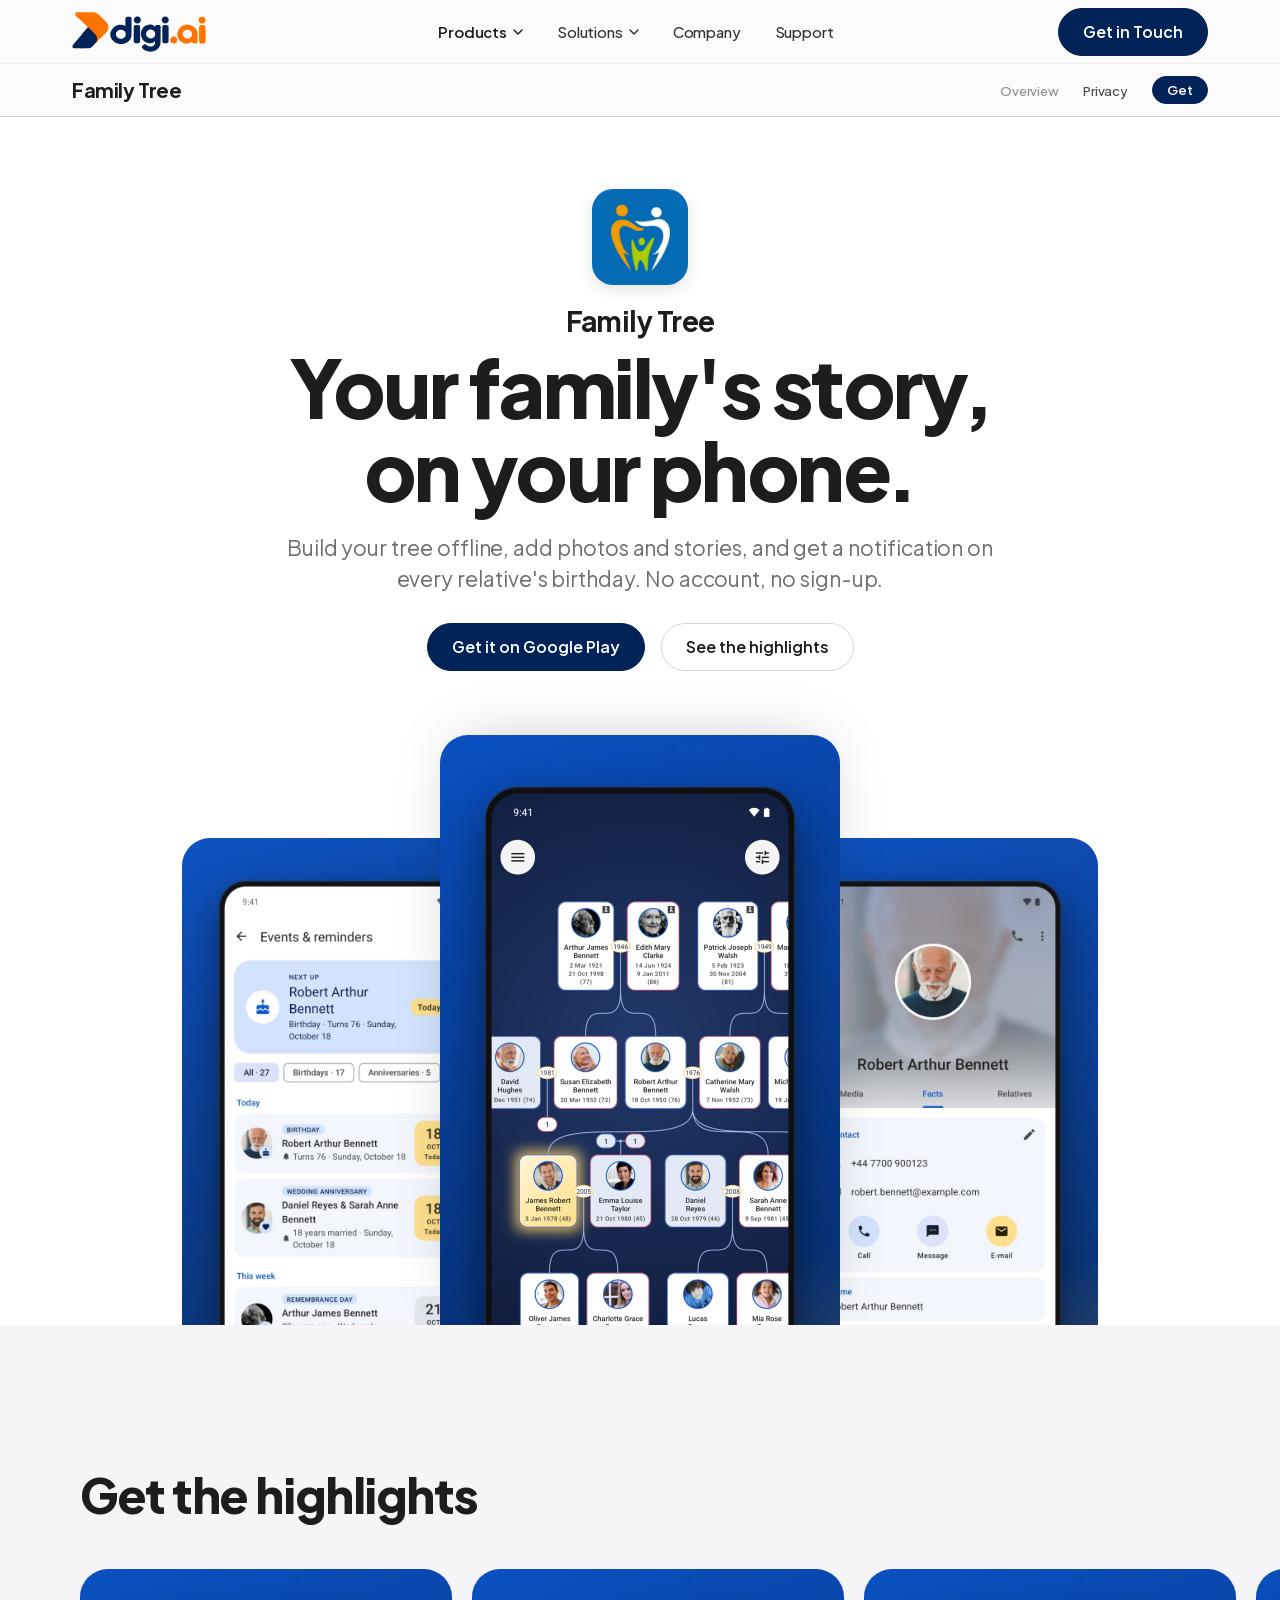
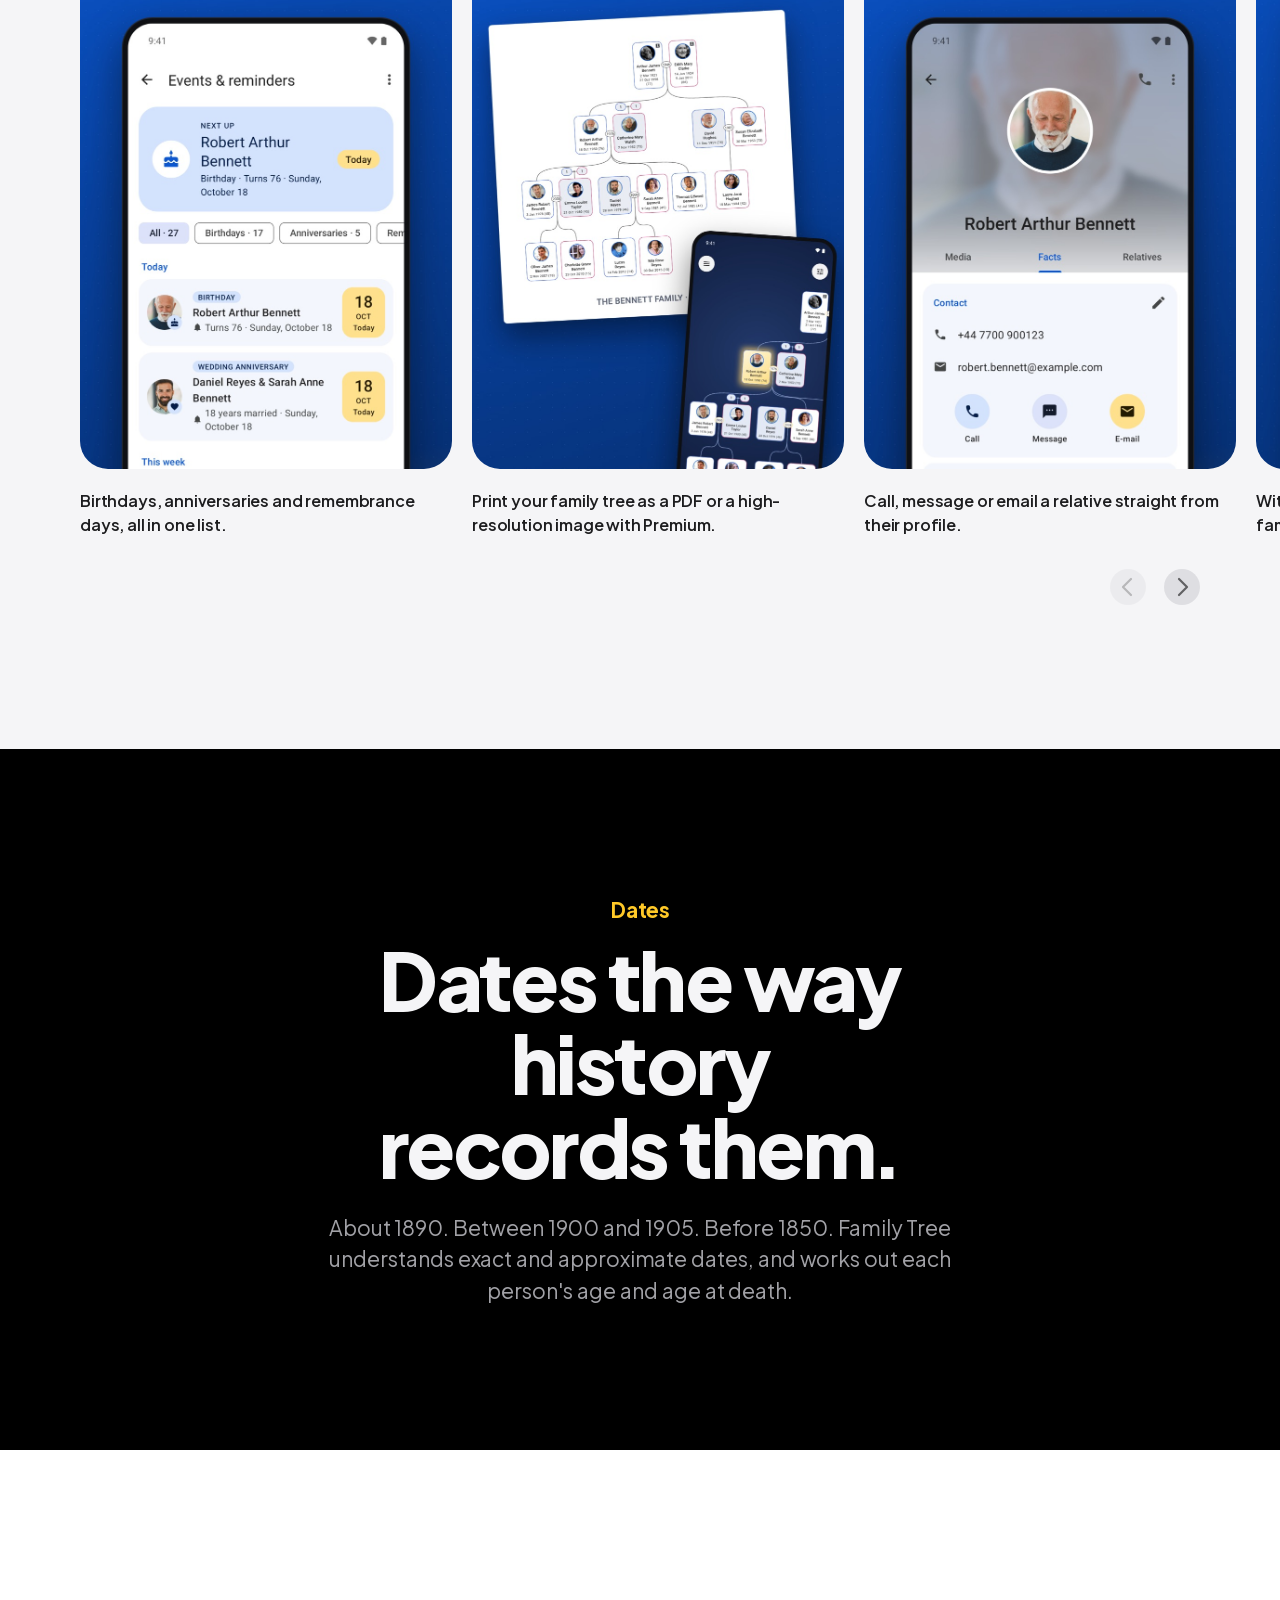
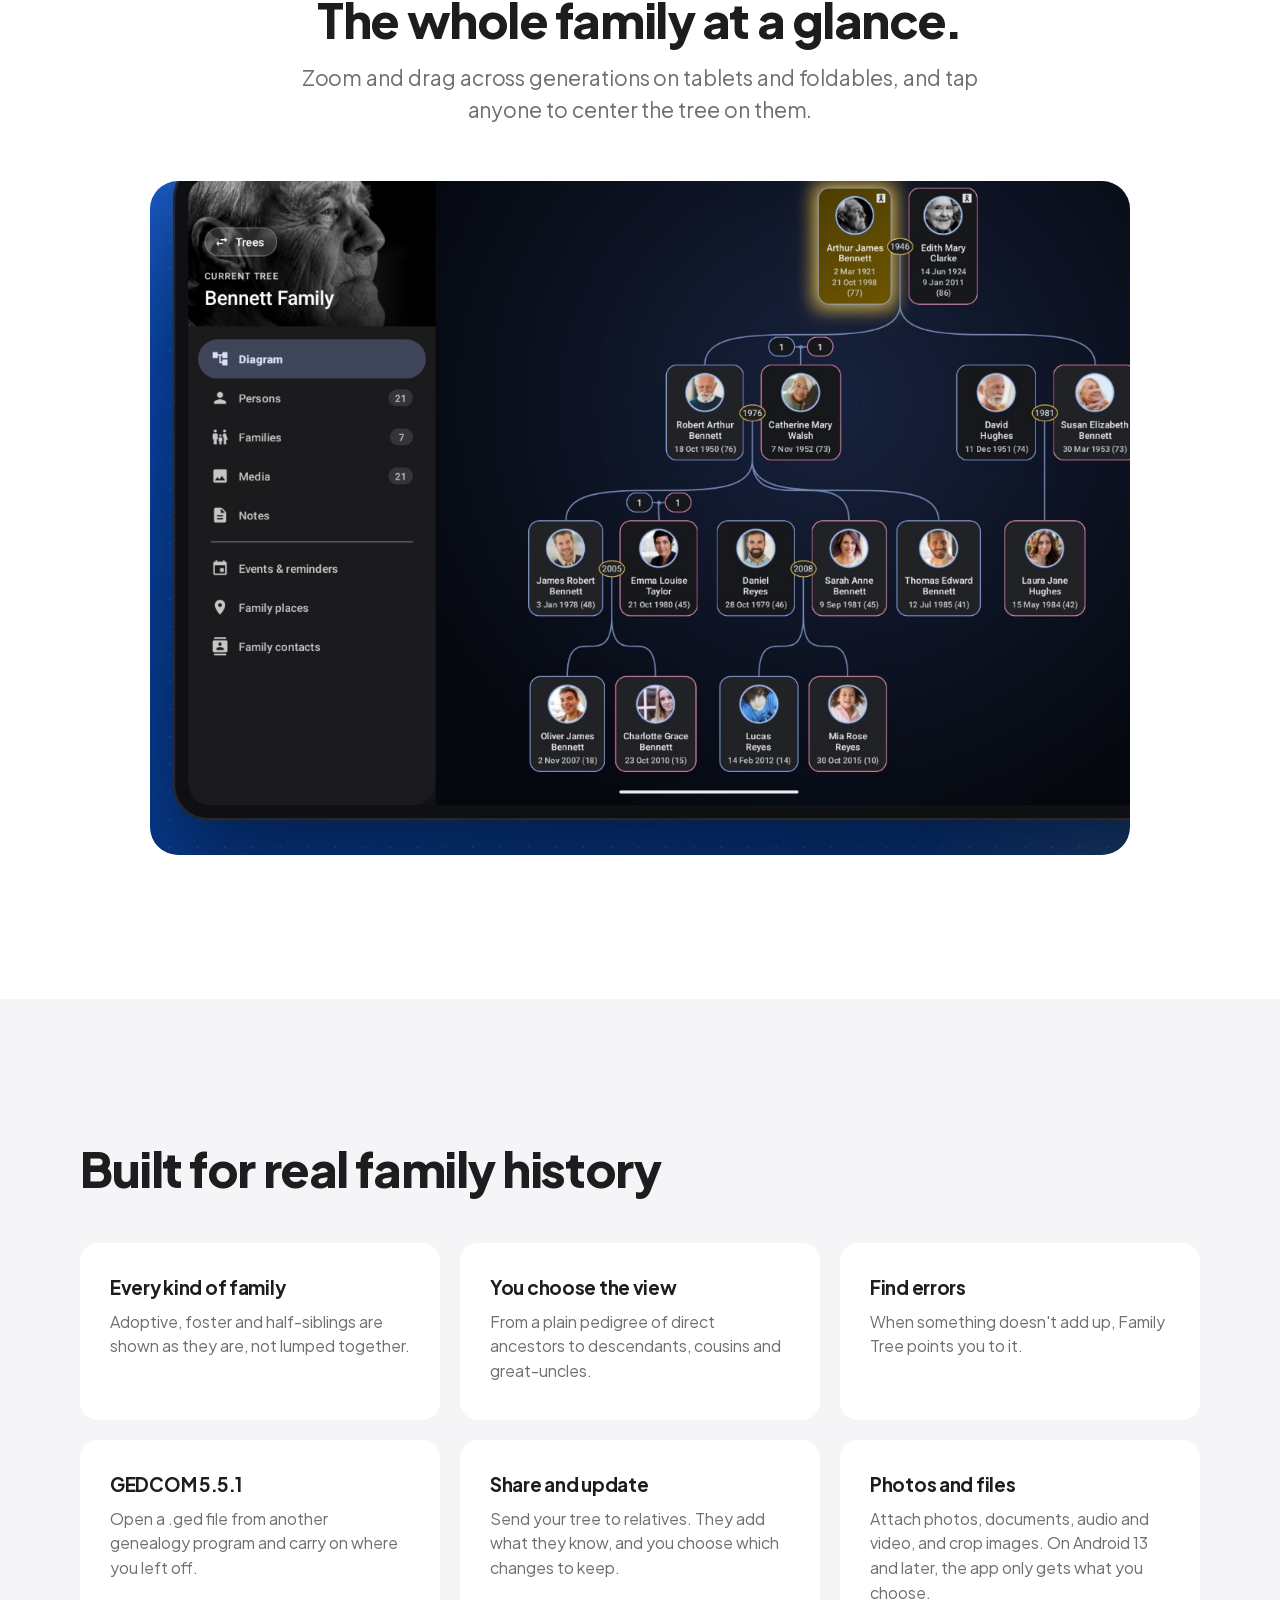
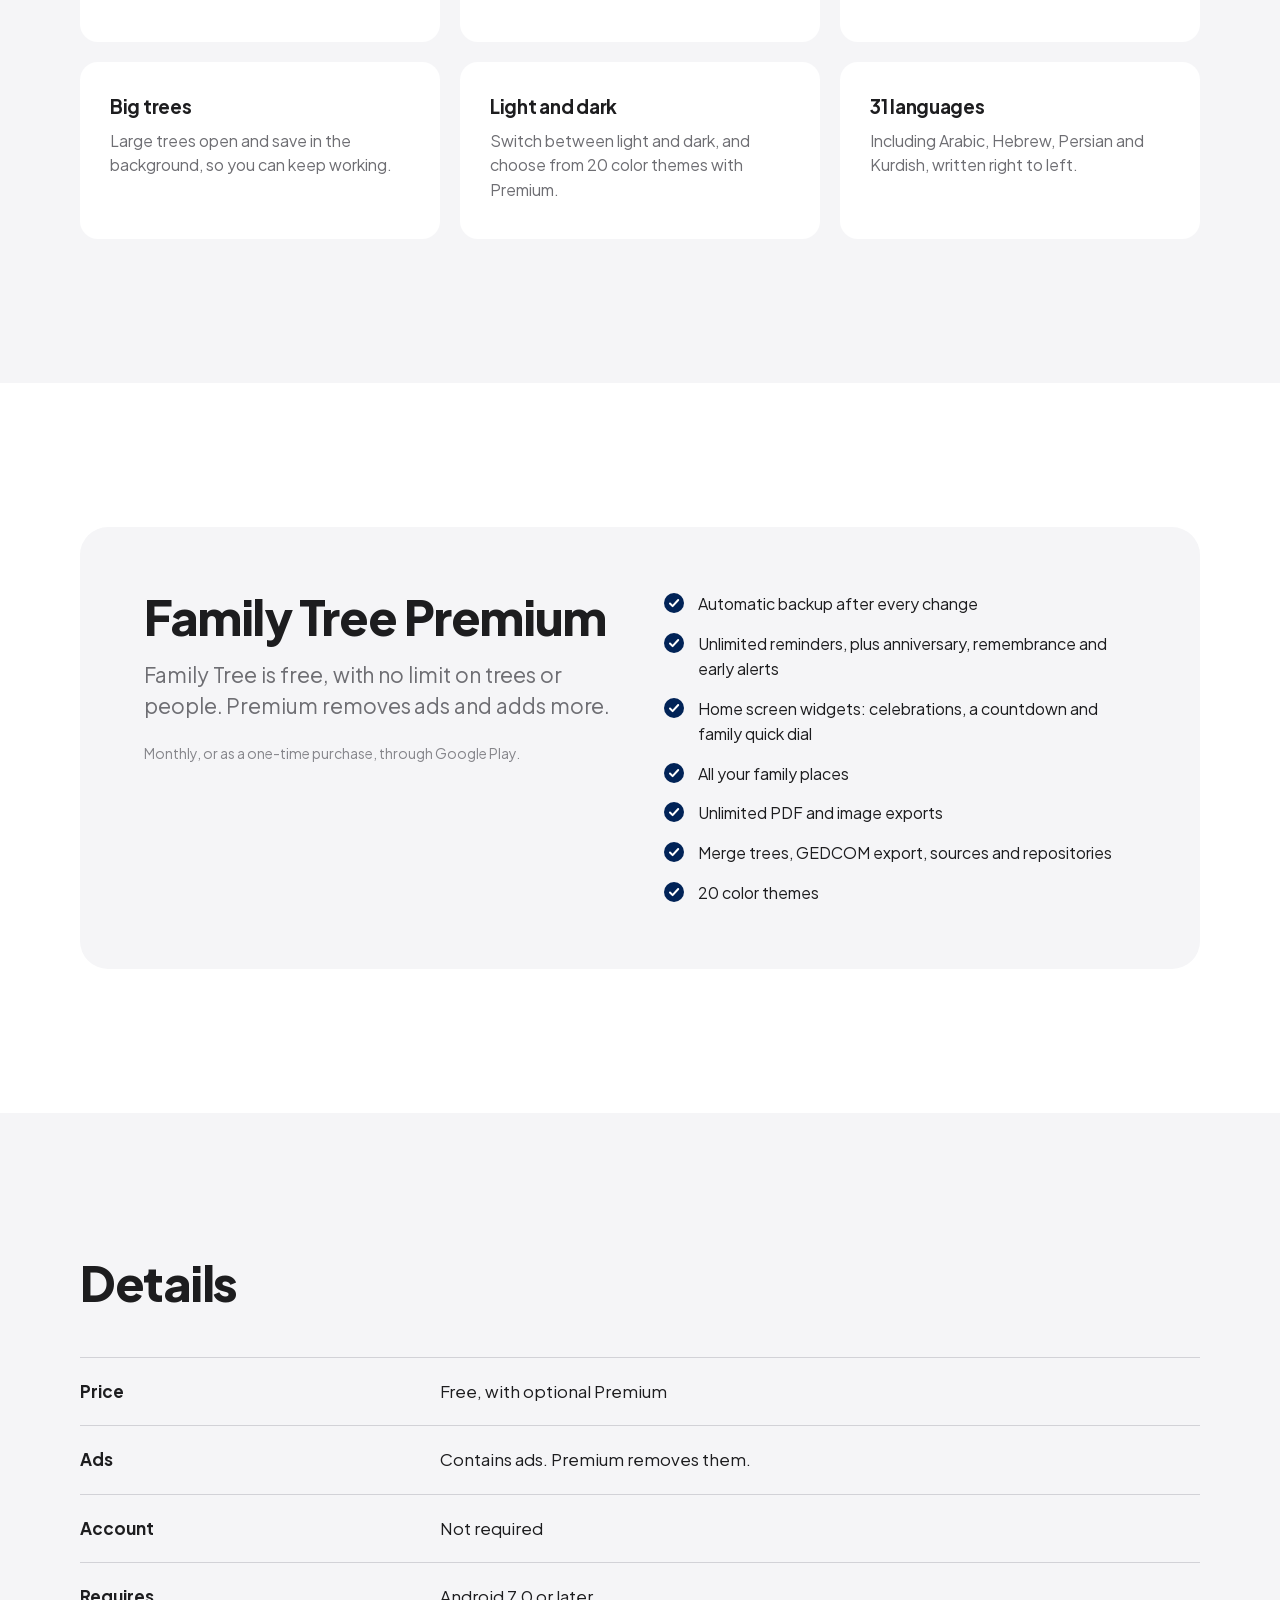
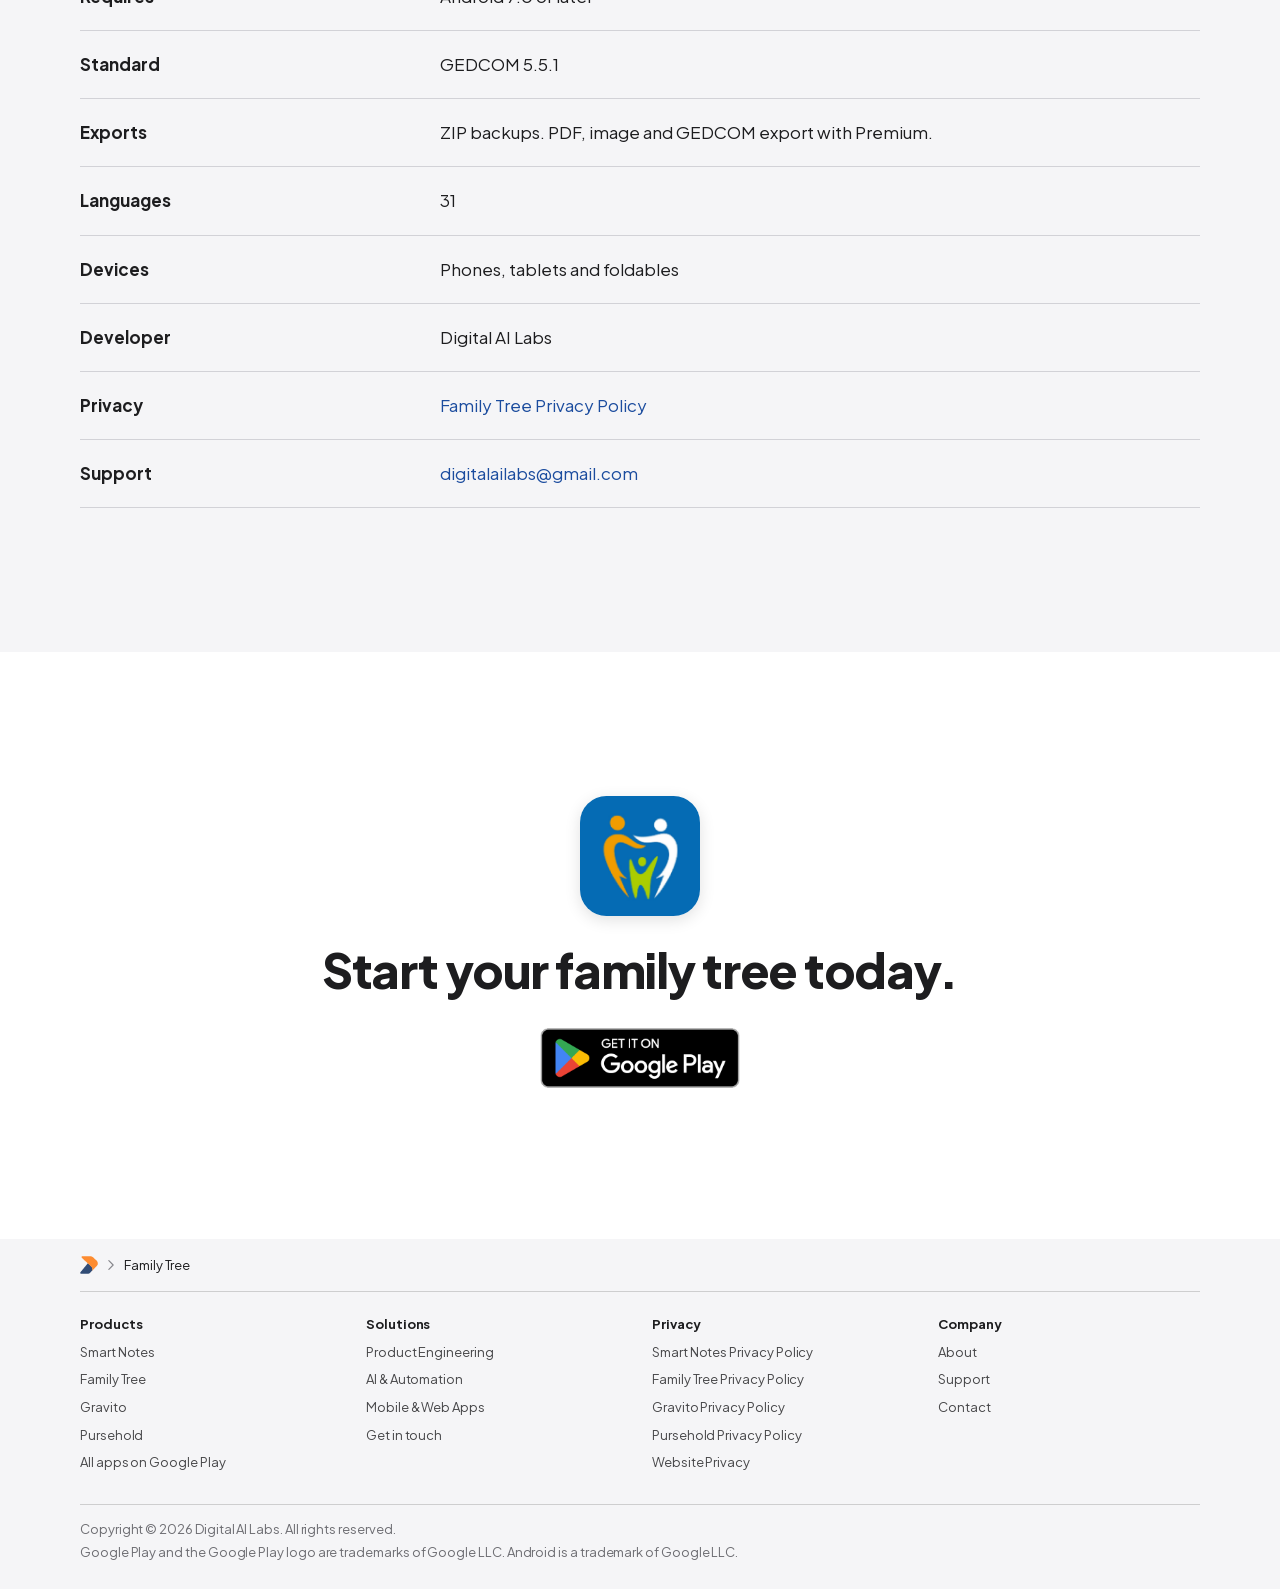
<file: family-tree/index.html>
<!doctype html>
<html lang="en">
<head>
<meta charset="utf-8">
<meta name="viewport" content="width=device-width, initial-scale=1">
<title>Family Tree – Private genealogy app for Android | Digital AI Labs</title>
<meta name="description" content="Family Tree is a private genealogy app for Android. Build your tree offline, add photos and stories, and get birthday reminders. GEDCOM 5.5.1, no account needed.">
<link rel="canonical" href="https://digiailabs.com/family-tree/">

<meta name="theme-color" content="#ffffff" media="(prefers-color-scheme: light)">
<meta name="theme-color" content="#000000" media="(prefers-color-scheme: dark)">
<meta property="og:type" content="website">
<meta property="og:site_name" content="Digital AI Labs">
<meta property="og:title" content="Family Tree – Private genealogy app for Android | Digital AI Labs">
<meta property="og:description" content="Family Tree is a private genealogy app for Android. Build your tree offline, add photos and stories, and get birthday reminders. GEDCOM 5.5.1, no account needed.">
<meta property="og:url" content="https://digiailabs.com/family-tree/">
<meta property="og:image" content="https://digiailabs.com/assets/img/og/family-tree.png?v=2">
<meta property="og:image:width" content="1200">
<meta property="og:image:height" content="630">
<meta name="twitter:card" content="summary_large_image">
<link rel="icon" href="/assets/img/brand/favicon.svg" type="image/svg+xml">
<link rel="icon" href="/assets/img/brand/favicon-32.png" sizes="32x32" type="image/png">
<link rel="apple-touch-icon" href="/assets/img/brand/apple-touch-icon.png">
<link rel="preload" href="/assets/fonts/jakarta-latin.woff2" as="font" type="font/woff2" crossorigin>
<link rel="stylesheet" href="/assets/fonts/jakarta.css">
<link rel="stylesheet" href="/assets/css/site.css">
<script src="/assets/js/site.js" defer></script>
<script type="application/ld+json">{
 "@context": "https://schema.org",
 "@graph": [
  {
   "@type": "MobileApplication",
   "name": "Family Tree",
   "operatingSystem": "Android",
   "applicationCategory": "ReferenceApplication",
   "description": "Family Tree is a private genealogy app for Android. Build your tree offline, add photos and stories, and get birthday reminders. GEDCOM 5.5.1, no account needed.",
   "url": "https://digiailabs.com/family-tree/",
   "installUrl": "https://play.google.com/store/apps/details?id=dna.familytree",
   "image": "https://digiailabs.com/assets/img/icons/family-tree.png",
   "offers": {
    "@type": "Offer",
    "price": "0",
    "priceCurrency": "USD"
   },
   "publisher": {
    "@type": "Organization",
    "name": "Digital AI Labs",
    "url": "https://digiailabs.com/"
   }
  },
  {
   "@type": "BreadcrumbList",
   "itemListElement": [
    {
     "@type": "ListItem",
     "position": 1,
     "name": "Digital AI Labs",
     "item": "https://digiailabs.com/"
    },
    {
     "@type": "ListItem",
     "position": 2,
     "name": "Family Tree",
     "item": "https://digiailabs.com/family-tree/"
    }
   ]
  }
 ]
}</script>
</head>
<body class="page-product theme-tree">
<a class="skip" href="#main">Skip to content</a>
<header class="globalnav">
  <nav class="globalnav-inner" aria-label="Global">
    <a class="brand" href="/" aria-label="Digital AI Labs home"><img class="brand-logo" src="/assets/img/brand/logo.svg" alt="" width="335" height="100"><img class="brand-logo-dark" src="/assets/img/brand/logo-dark.svg" alt="" width="335" height="100"></a>
    <button class="menu-toggle" type="button" aria-expanded="false" aria-controls="globalnav-menu"><span class="sr-only">Menu</span><span class="menu-icon" aria-hidden="true"></span></button>
    <div class="globalnav-menu" id="globalnav-menu">
      <ul class="globalnav-list">
        <li class="has-menu"><button class="menu-btn is-current" type="button" aria-expanded="false" aria-controls="menu-products">Products<svg class="caret" viewBox="0 0 10 6" aria-hidden="true"><path d="M1 1l4 4 4-4" fill="none" stroke="currentColor" stroke-width="1.5" stroke-linecap="round" stroke-linejoin="round"/></svg></button>
          <div class="menu-panel" id="menu-products"><ul class="menu-items"><li><a href="/smart-notes/"><img src="/assets/img/icons/smart-notes.png" alt="" width="40" height="40"><span><strong>Smart Notes</strong></span></a></li><li><a href="/family-tree/"><img src="/assets/img/icons/family-tree.png" alt="" width="40" height="40"><span><strong>Family Tree</strong></span></a></li><li><a href="/gravito/"><img src="/assets/img/icons/gravito.png" alt="" width="40" height="40"><span><strong>Gravito</strong></span></a></li><li><a href="/pursehold/"><img src="/assets/img/icons/pursehold.png" alt="" width="40" height="40"><span><strong>Pursehold</strong></span></a></li></ul><a class="menu-foot" href="https://play.google.com/store/apps/developer?id=Digital+AI+Labs">All apps on Google Play</a></div></li>
        <li class="has-menu"><button class="menu-btn" type="button" aria-expanded="false" aria-controls="menu-solutions">Solutions<svg class="caret" viewBox="0 0 10 6" aria-hidden="true"><path d="M1 1l4 4 4-4" fill="none" stroke="currentColor" stroke-width="1.5" stroke-linecap="round" stroke-linejoin="round"/></svg></button>
          <div class="menu-panel" id="menu-solutions"><ul class="menu-items"><li><a href="/solutions/#engineering"><svg class="svc-icon" viewBox="0 0 40 40" aria-hidden="true"><g fill="none" stroke="currentColor" stroke-width="2" stroke-linejoin="round"><path d="M20 6 4 14l16 8 16-8z"/><path d="m4 20 16 8 16-8"/><path d="m4 26 16 8 16-8"/></g></svg><span><strong>Product Engineering</strong><small>Build, scale, and modernize digital products.</small></span></a></li><li><a href="/solutions/#ai"><svg class="svc-icon" viewBox="0 0 40 40" aria-hidden="true"><g fill="none" stroke="currentColor" stroke-width="2" stroke-linecap="round" stroke-linejoin="round"><rect x="10" y="10" width="20" height="20" rx="4"/><rect x="16" y="16" width="8" height="8" rx="1.5"/><path d="M15 4v6M20 4v6M25 4v6M15 30v6M20 30v6M25 30v6M4 15h6M4 20h6M4 25h6M30 15h6M30 20h6M30 25h6"/></g></svg><span><strong>AI &amp; Automation</strong><small>Leverage AI to improve productivity and experiences.</small></span></a></li><li><a href="/solutions/#apps"><svg class="svc-icon" viewBox="0 0 40 40" aria-hidden="true"><g fill="none" stroke="currentColor" stroke-width="2" stroke-linejoin="round"><rect x="3" y="8" width="26" height="18" rx="2.5"/><path d="M10 31h12" stroke-linecap="round"/><rect x="24" y="15" width="13" height="21" rx="2.5" fill="var(--bg)"/><path d="M29 32h3" stroke-linecap="round"/></g></svg><span><strong>Mobile &amp; Web Apps</strong><small>High-quality apps for Android, iOS, and web.</small></span></a></li></ul><a class="menu-foot" href="/solutions/">Explore AI solutions</a></div></li>
        <li><a href="/about/">Company</a></li>
        <li><a href="/support/">Support</a></li>
      </ul>
      <a class="pill pill-nav" href="/contact/">Get in Touch</a>
    </div>
  </nav>
</header>
<nav class="localnav" aria-label="Family Tree">
  <div class="localnav-inner">
    <a class="localnav-title" href="/family-tree/">Family Tree</a>
    <ul class="localnav-links"><li><a href="/family-tree/" aria-current="page">Overview</a></li><li><a href="/family-tree/privacy/">Privacy</a></li></ul>
    <a class="pill pill-small" href="https://play.google.com/store/apps/details?id=dna.familytree">Get</a>
  </div>
</nav>
<main id="main">
<section class="product-hero">
  <div class="container center">
    <img class="hero-icon" src="/assets/img/icons/family-tree.png" alt="" width="96" height="96">
    <h1 class="hero-eyebrow">Family Tree</h1>
    <p class="hero-headline">Your family's story, on your phone<span class="dot">.</span></p>
    <p class="hero-sub">Build your tree offline, add photos and stories, and get a notification on every relative's birthday. No account, no sign-up.</p>
    <div class="ctas"><a class="pill" href="https://play.google.com/store/apps/details?id=dna.familytree">Get it on Google Play</a><a class="pill pill-outline" href="#highlights">See the highlights</a></div>
  </div>
  <div class="hero-media"><div class="fan">
  <div class="fan-side fan-left"><img class="" src="/assets/img/family-tree/phone-01.jpg" alt="" width="1078" height="1590" fetchpriority="high"></div>
  <div class="fan-center"><img class="" src="/assets/img/family-tree/phone-00.jpg" alt="Family Tree chart with photos of four generations" width="1078" height="1590" fetchpriority="high"></div>
  <div class="fan-side fan-right"><img class="" src="/assets/img/family-tree/phone-03.jpg" alt="" width="1078" height="1590" fetchpriority="high"></div>
</div></div>
</section><section class="section gallery-section" aria-labelledby="highlights">
  <div class="container">
    <h2 class="section-headline" id="highlights">Get the highlights</h2>
  </div>
  <div class="gallery" data-gallery>
    <ul class="gallery-track" tabindex="0" aria-label="Highlights"><li class="gallery-card">
  <figure>
    <img class="" src="/assets/img/family-tree/phone-01.jpg" alt="Birthdays, anniversaries and remembrance days, all in one list." width="1078" height="1590" loading="lazy" decoding="async">
    <figcaption>Birthdays, anniversaries and remembrance days, all in one list.</figcaption>
  </figure>
</li><li class="gallery-card">
  <figure>
    <img class="" src="/assets/img/family-tree/phone-02.jpg" alt="Print your family tree as a PDF or a high-resolution image with Premium." width="1078" height="1590" loading="lazy" decoding="async">
    <figcaption>Print your family tree as a PDF or a high-resolution image with Premium.</figcaption>
  </figure>
</li><li class="gallery-card">
  <figure>
    <img class="" src="/assets/img/family-tree/phone-03.jpg" alt="Call, message or email a relative straight from their profile." width="1078" height="1590" loading="lazy" decoding="async">
    <figcaption>Call, message or email a relative straight from their profile.</figcaption>
  </figure>
</li><li class="gallery-card">
  <figure>
    <img class="" src="/assets/img/family-tree/phone-04.jpg" alt="With Premium, upcoming celebrations and a family quick dial on your home screen." width="1078" height="1590" loading="lazy" decoding="async">
    <figcaption>With Premium, upcoming celebrations and a family quick dial on your home screen.</figcaption>
  </figure>
</li><li class="gallery-card">
  <figure>
    <img class="" src="/assets/img/family-tree/phone-05.jpg" alt="Every relative&#x27;s number and email in your tree, in one place." width="1078" height="1590" loading="lazy" decoding="async">
    <figcaption>Every relative's number and email in your tree, in one place.</figcaption>
  </figure>
</li><li class="gallery-card">
  <figure>
    <img class="" src="/assets/img/family-tree/phone-06.jpg" alt="See the towns and countries where your family lived, and open them in your maps app." width="1078" height="1590" loading="lazy" decoding="async">
    <figcaption>See the towns and countries where your family lived, and open them in your maps app.</figcaption>
  </figure>
</li><li class="gallery-card">
  <figure>
    <img class="" src="/assets/img/family-tree/phone-07.jpg" alt="Lock the app with your fingerprint or face, and keep backups you can restore." width="1078" height="1590" loading="lazy" decoding="async">
    <figcaption>Lock the app with your fingerprint or face, and keep backups you can restore.</figcaption>
  </figure>
</li></ul>
    <div class="gallery-controls">
      <button type="button" class="gallery-btn" data-dir="-1" aria-label="Previous"><svg viewBox="0 0 36 36" aria-hidden="true"><path d="M21 10l-8 8 8 8" fill="none" stroke="currentColor" stroke-width="2.2" stroke-linecap="round" stroke-linejoin="round"/></svg></button>
      <button type="button" class="gallery-btn" data-dir="1" aria-label="Next"><svg viewBox="0 0 36 36" aria-hidden="true"><path d="M15 10l8 8-8 8" fill="none" stroke="currentColor" stroke-width="2.2" stroke-linecap="round" stroke-linejoin="round"/></svg></button>
    </div>
  </div>
</section><section class="section statement statement-dark">
  <div class="container narrow" data-reveal>
    <p class="statement-kicker">Dates</p>
    <h2 class="statement-headline">Dates the way history records them<span class="dot">.</span></h2>
    <p class="statement-text">About 1890. Between 1900 and 1905. Before 1850. Family Tree understands exact and approximate dates, and works out each person's age and age at death.</p>
  </div>
</section><section class="section bigscreen">
  <div class="container">
    <h2 class="section-headline center">The whole family at a glance<span class="dot">.</span></h2>
    <p class="section-intro center">Zoom and drag across generations on tablets and foldables, and tap anyone to center the tree on them.</p>
    <div class="bigscreen-media" data-reveal><img class="" src="/assets/img/family-tree/tablet.jpg" alt="The whole family at a glance." width="1280" height="1080" loading="lazy" decoding="async"></div>
  </div>
</section><section class="section features">
  <div class="container">
    <h2 class="section-headline">Built for real family history</h2>
    <ul class="feature-grid"><li class="feature" data-reveal style="--d:0ms"><h3>Every kind of family</h3><p>Adoptive, foster and half-siblings are shown as they are, not lumped together.</p></li><li class="feature" data-reveal style="--d:120ms"><h3>You choose the view</h3><p>From a plain pedigree of direct ancestors to descendants, cousins and great-uncles.</p></li><li class="feature" data-reveal style="--d:240ms"><h3>Find errors</h3><p>When something doesn't add up, Family Tree points you to it.</p></li><li class="feature" data-reveal style="--d:0ms"><h3>GEDCOM 5.5.1</h3><p>Open a .ged file from another genealogy program and carry on where you left off.</p></li><li class="feature" data-reveal style="--d:120ms"><h3>Share and update</h3><p>Send your tree to relatives. They add what they know, and you choose which changes to keep.</p></li><li class="feature" data-reveal style="--d:240ms"><h3>Photos and files</h3><p>Attach photos, documents, audio and video, and crop images. On Android 13 and later, the app only gets what you choose.</p></li><li class="feature" data-reveal style="--d:0ms"><h3>Big trees</h3><p>Large trees open and save in the background, so you can keep working.</p></li><li class="feature" data-reveal style="--d:120ms"><h3>Light and dark</h3><p>Switch between light and dark, and choose from 20 color themes with Premium.</p></li><li class="feature" data-reveal style="--d:240ms"><h3>31 languages</h3><p>Including Arabic, Hebrew, Persian and Kurdish, written right to left.</p></li></ul>
  </div>
</section><section class="section premium">
  <div class="container">
    <div class="premium-card" data-reveal>
      <div class="premium-copy">
        <h2 class="section-headline">Family Tree Premium</h2>
        <p class="section-intro">Family Tree is free, with no limit on trees or people. Premium removes ads and adds more.</p>
        <p class="premium-note">Monthly, or as a one-time purchase, through Google Play.</p>
      </div>
      <ul class="premium-list"><li>Automatic backup after every change</li><li>Unlimited reminders, plus anniversary, remembrance and early alerts</li><li>Home screen widgets: celebrations, a countdown and family quick dial</li><li>All your family places</li><li>Unlimited PDF and image exports</li><li>Merge trees, GEDCOM export, sources and repositories</li><li>20 color themes</li></ul>
    </div>
  </div>
</section><section class="section details" aria-labelledby="details">
  <div class="container">
    <h2 class="section-headline" id="details">Details</h2>
    <dl class="specs"><div class="spec"><dt>Price</dt><dd>Free, with optional Premium</dd></div><div class="spec"><dt>Ads</dt><dd>Contains ads. Premium removes them.</dd></div><div class="spec"><dt>Account</dt><dd>Not required</dd></div><div class="spec"><dt>Requires</dt><dd>Android 7.0 or later</dd></div><div class="spec"><dt>Standard</dt><dd>GEDCOM 5.5.1</dd></div><div class="spec"><dt>Exports</dt><dd>ZIP backups. PDF, image and GEDCOM export with Premium.</dd></div><div class="spec"><dt>Languages</dt><dd>31</dd></div><div class="spec"><dt>Devices</dt><dd>Phones, tablets and foldables</dd></div><div class="spec"><dt>Developer</dt><dd>Digital AI Labs</dd></div><div class="spec"><dt>Privacy</dt><dd><a href="/family-tree/privacy/">Family Tree Privacy Policy</a></dd></div><div class="spec"><dt>Support</dt><dd><a href="mailto:digitalailabs@gmail.com">digitalailabs@gmail.com</a></dd></div></dl>
  </div>
</section><section class="section cta-band">
  <div class="container center">
    <img class="cta-icon" src="/assets/img/icons/family-tree.png" alt="" width="120" height="120" loading="lazy">
    <h2 class="cta-headline">Start your family tree today<span class="dot">.</span></h2>
    <a class="play-badge" href="https://play.google.com/store/apps/details?id=dna.familytree"><img src="/assets/img/brand/google-play-badge.png" alt="Get it on Google Play" width="200" height="60" loading="lazy"></a>
  </div>
</section>
</main>
<footer class="footer">
  <div class="footer-inner">
    <nav class="breadcrumbs" aria-label="Breadcrumb"><a href="/" class="crumb-home" aria-label="Digital AI Labs"><img class="mark" src="/assets/img/brand/mark.svg" alt="" width="100" height="100"></a><svg class="chev" viewBox="0 0 8 14" aria-hidden="true"><path d="M1 1l6 6-6 6" fill="none" stroke="currentColor" stroke-width="1.6" stroke-linecap="round" stroke-linejoin="round"/></svg><span>Family Tree</span></nav>
    <div class="directory">
      <div class="dir-col">
        <h3>Products</h3>
        <ul>
          <li><a href="/smart-notes/">Smart Notes</a></li>
          <li><a href="/family-tree/">Family Tree</a></li>
          <li><a href="/gravito/">Gravito</a></li>
          <li><a href="/pursehold/">Pursehold</a></li>
          <li><a href="https://play.google.com/store/apps/developer?id=Digital+AI+Labs">All apps on Google Play</a></li>
        </ul>
      </div>
      <div class="dir-col">
        <h3>Solutions</h3>
        <ul>
          <li><a href="/solutions/#engineering">Product Engineering</a></li>
          <li><a href="/solutions/#ai">AI &amp; Automation</a></li>
          <li><a href="/solutions/#apps">Mobile &amp; Web Apps</a></li>
          <li><a href="/contact/">Get in touch</a></li>
        </ul>
      </div>
      <div class="dir-col">
        <h3>Privacy</h3>
        <ul>
          <li><a href="/smart-notes/privacy/">Smart Notes Privacy Policy</a></li>
          <li><a href="/family-tree/privacy/">Family Tree Privacy Policy</a></li>
          <li><a href="/gravito/privacy/">Gravito Privacy Policy</a></li>
          <li><a href="/pursehold/privacy/">Pursehold Privacy Policy</a></li>
          <li><a href="/privacy/">Website Privacy</a></li>
        </ul>
      </div>
      <div class="dir-col">
        <h3>Company</h3>
        <ul>
          <li><a href="/about/">About</a></li>
          <li><a href="/support/">Support</a></li>
          <li><a href="/contact/">Contact</a></li>
        </ul>
      </div>
    </div>
    <div class="legal-row">
      <p>Copyright © 2026 Digital AI Labs. All rights reserved.</p>
      <p>Google Play and the Google Play logo are trademarks of Google LLC. Android is a trademark of Google LLC.</p>
    </div>
  </div>
</footer>
</body>
</html>
</file>
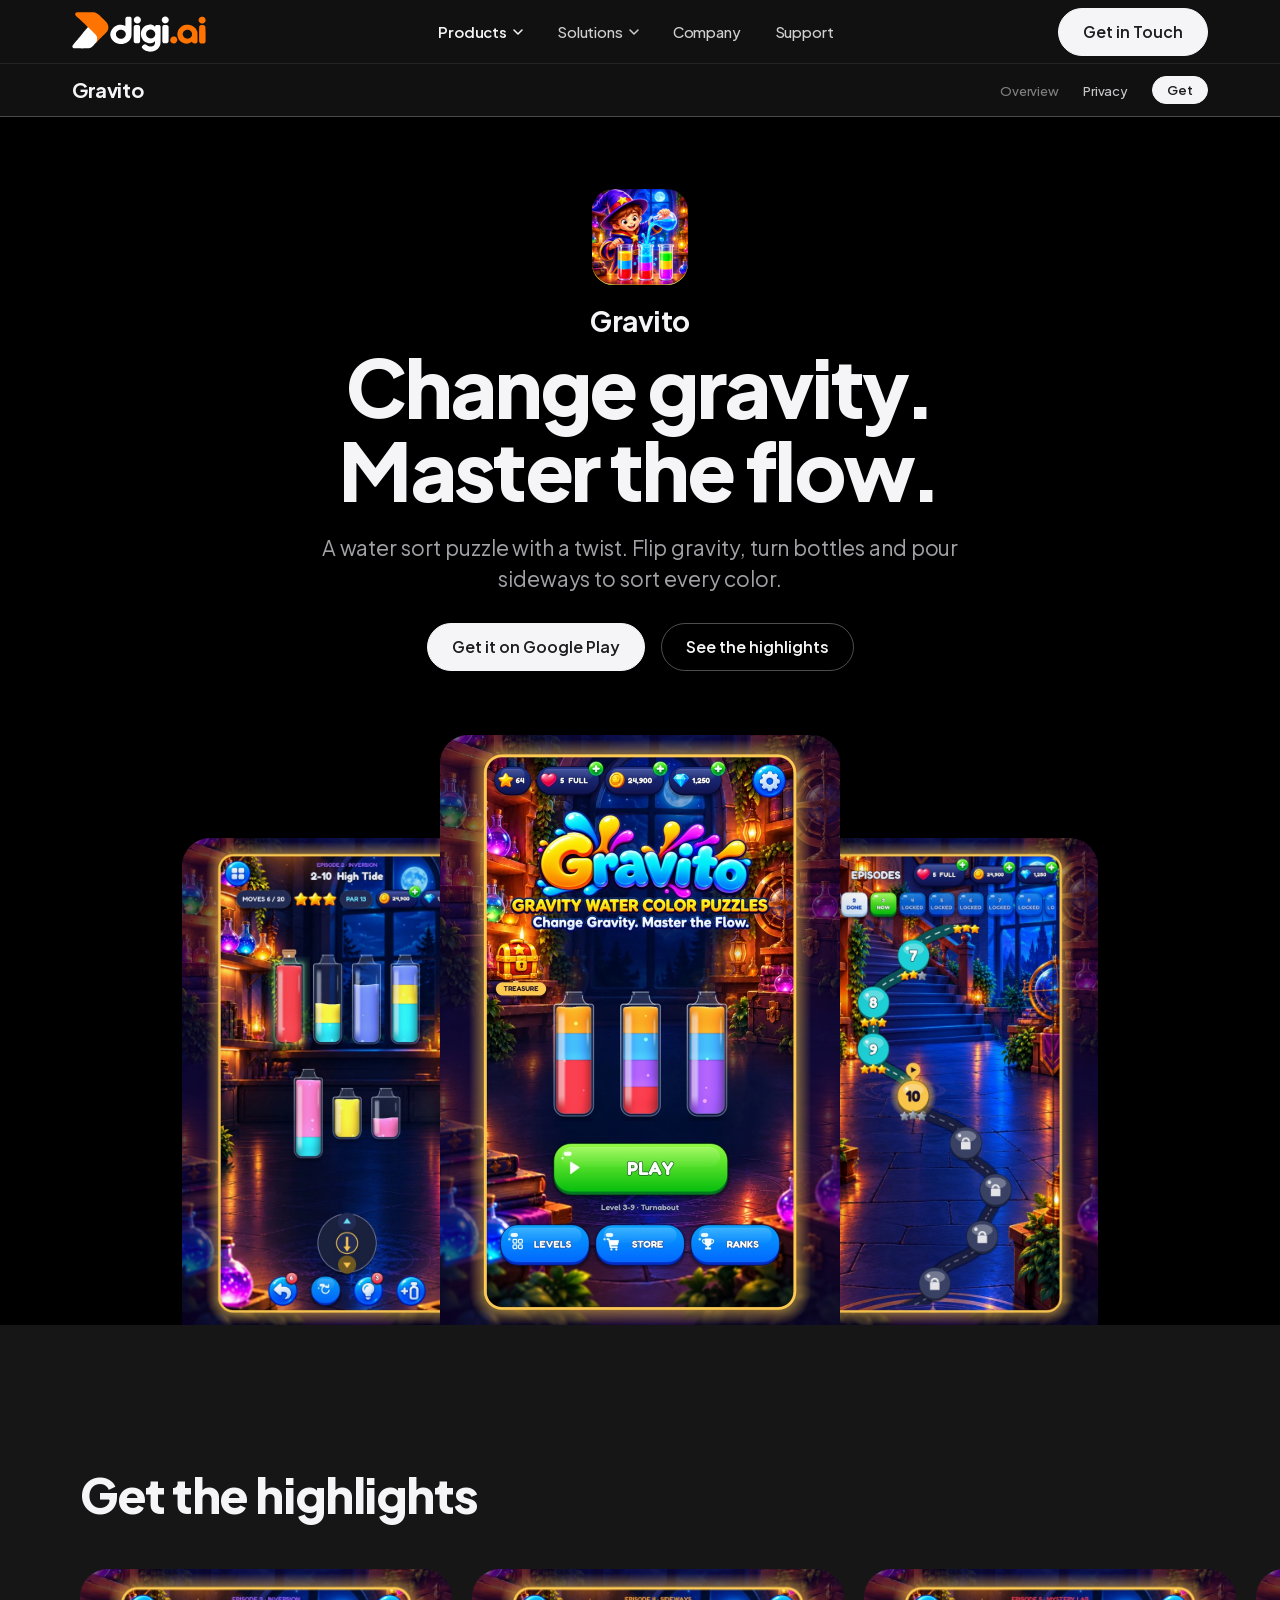
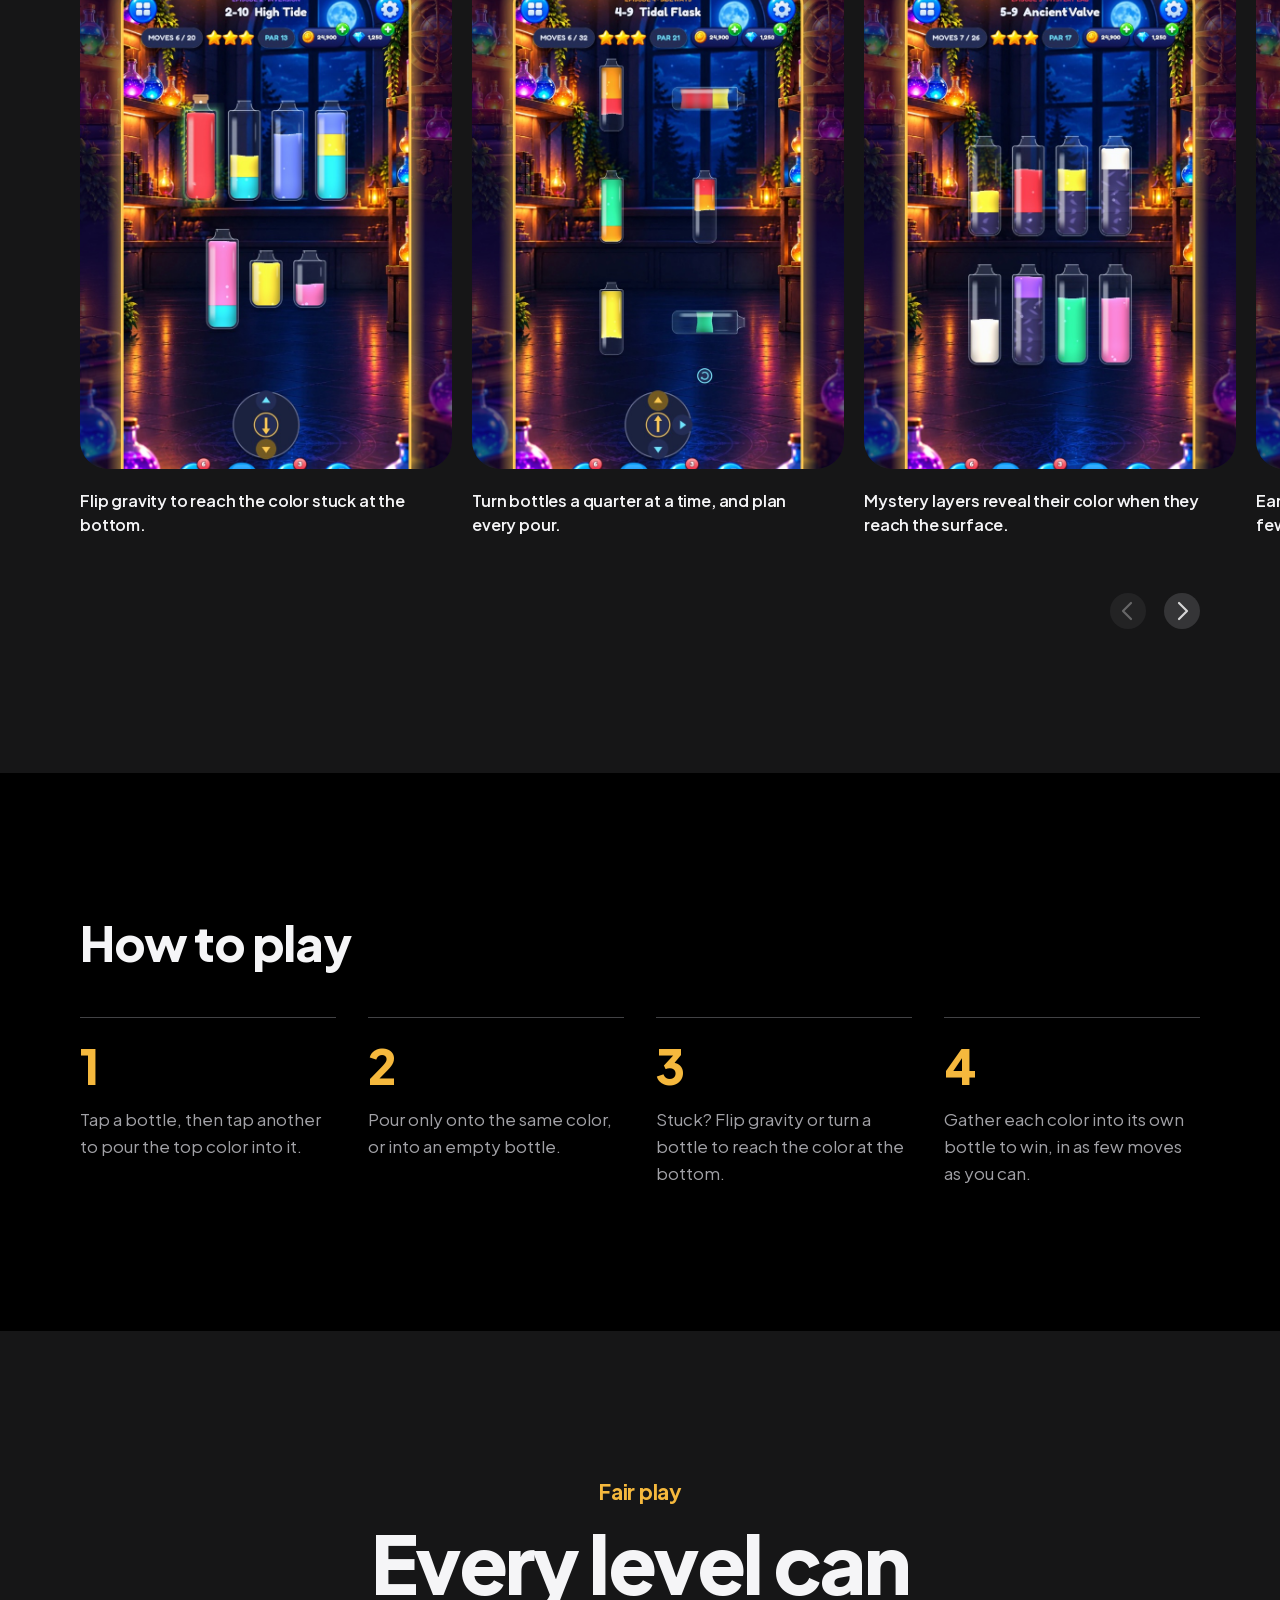
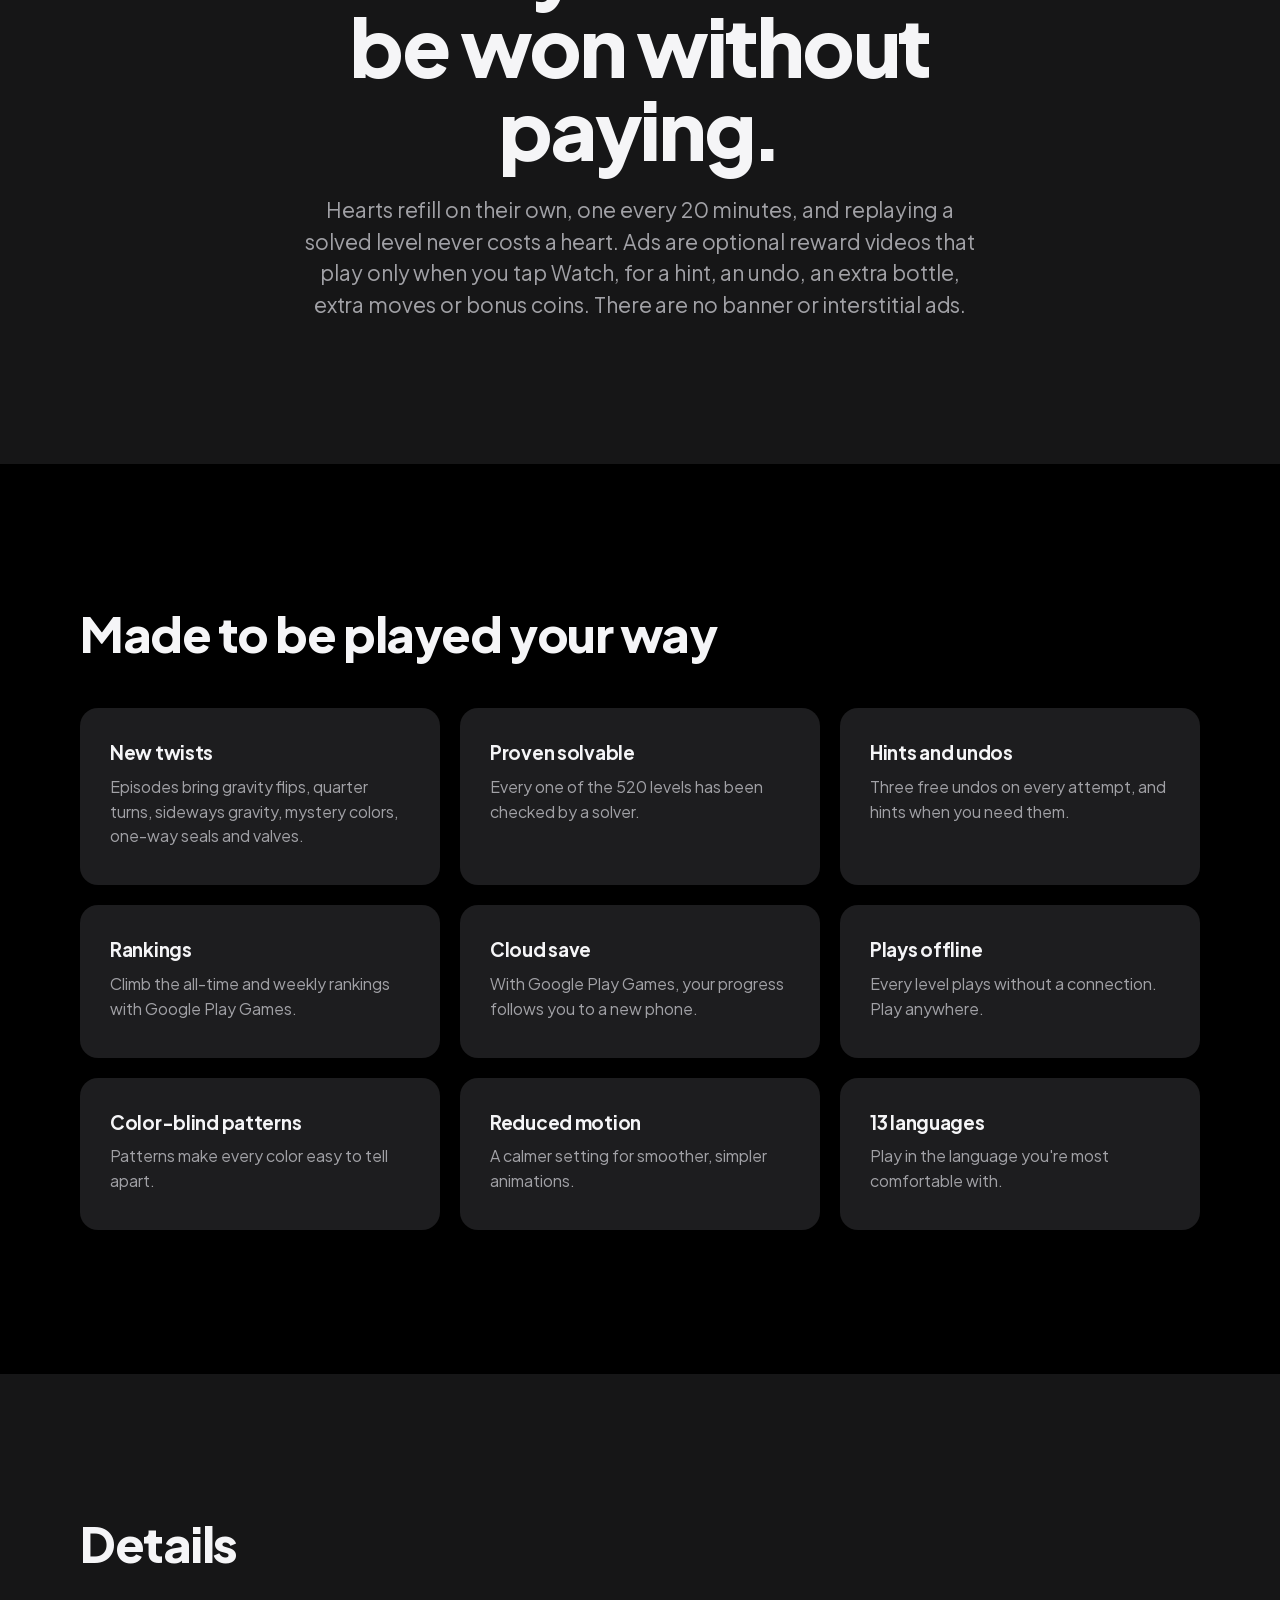
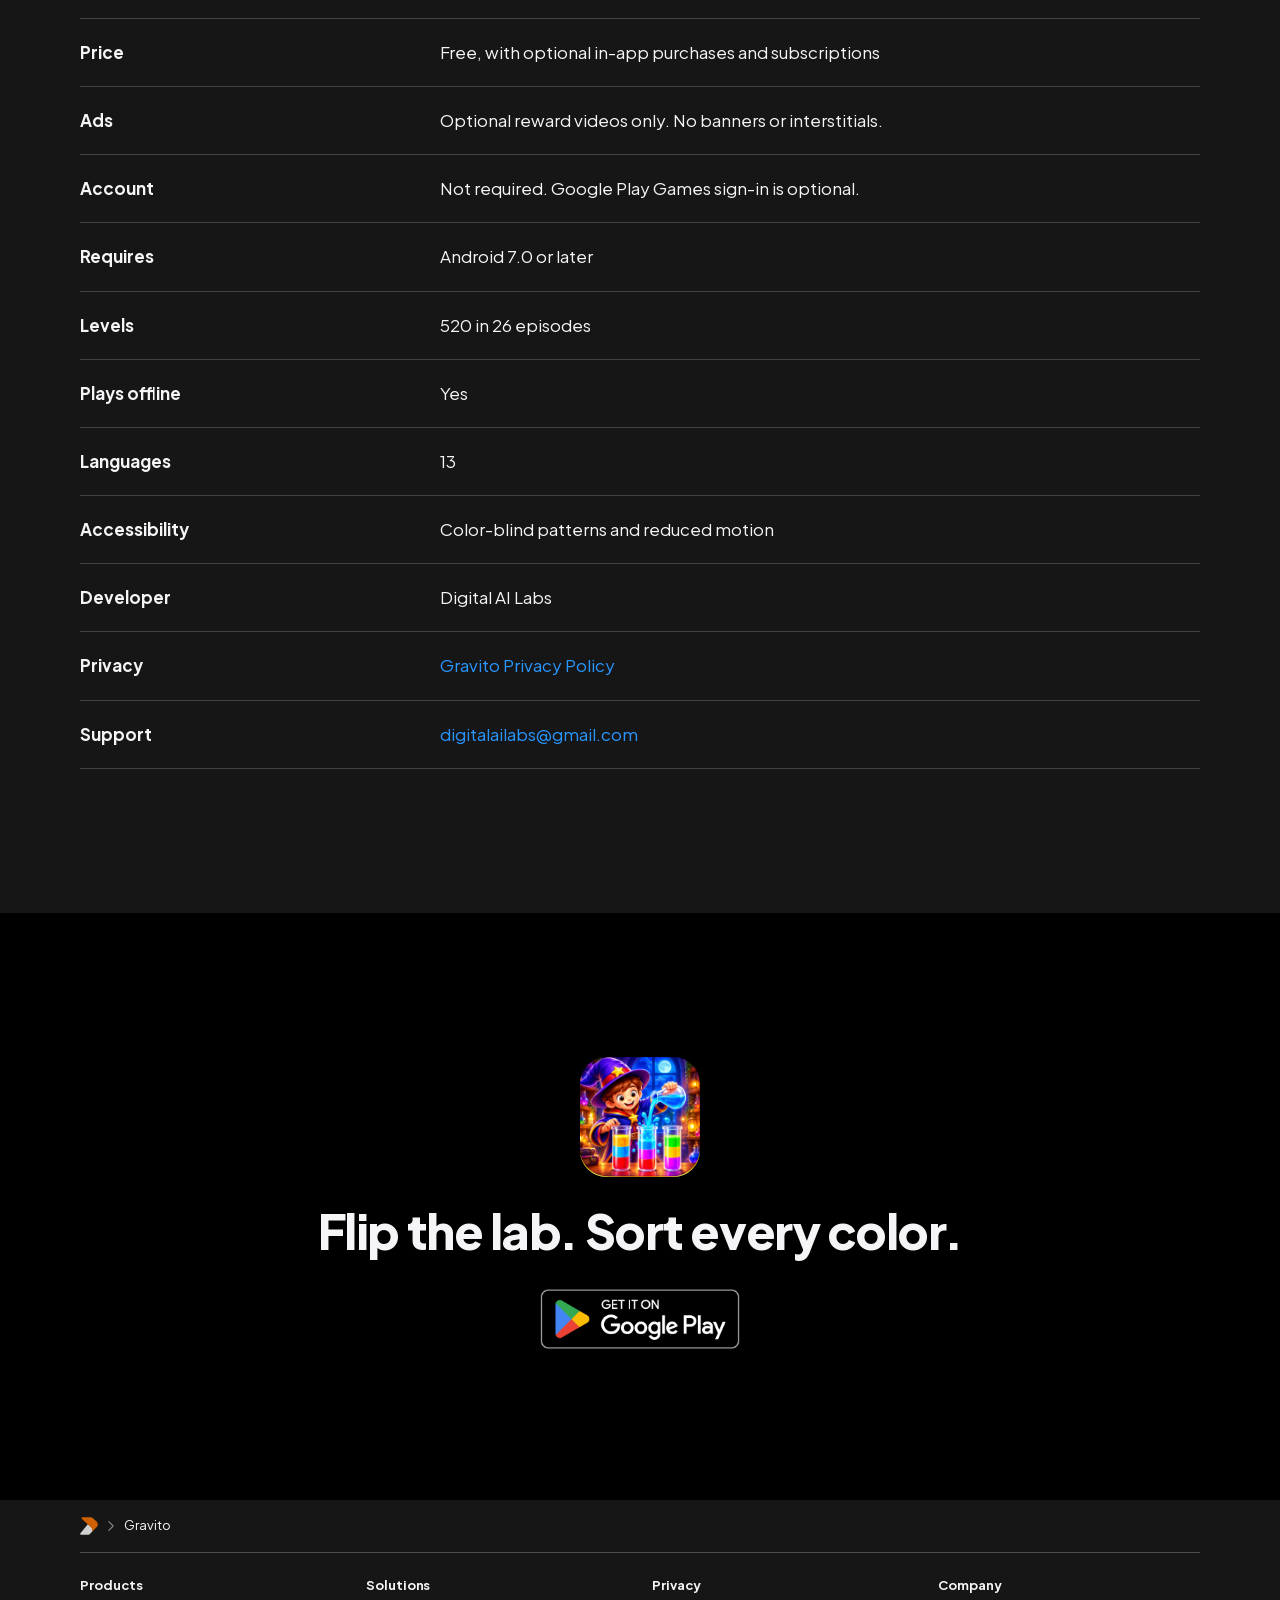
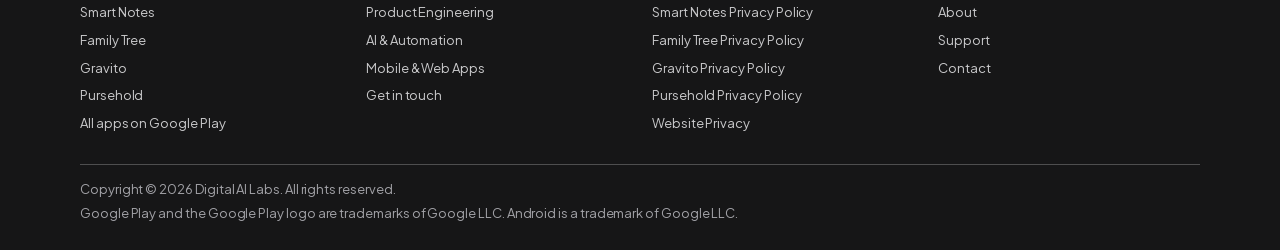
<file: gravito/index.html>
<!doctype html>
<html lang="en">
<head>
<meta charset="utf-8">
<meta name="viewport" content="width=device-width, initial-scale=1">
<title>Gravito – Water sort puzzle with a gravity twist | Digital AI Labs</title>
<meta name="description" content="Gravito is a water sort puzzle with a gravity twist for Android: flip gravity, turn bottles and pour sideways across 520 levels. Plays offline, no forced ads.">
<link rel="canonical" href="https://digiailabs.com/gravito/">

<meta name="theme-color" content="#ffffff" media="(prefers-color-scheme: light)">
<meta name="theme-color" content="#000000" media="(prefers-color-scheme: dark)">
<meta property="og:type" content="website">
<meta property="og:site_name" content="Digital AI Labs">
<meta property="og:title" content="Gravito – Water sort puzzle with a gravity twist | Digital AI Labs">
<meta property="og:description" content="Gravito is a water sort puzzle with a gravity twist for Android: flip gravity, turn bottles and pour sideways across 520 levels. Plays offline, no forced ads.">
<meta property="og:url" content="https://digiailabs.com/gravito/">
<meta property="og:image" content="https://digiailabs.com/assets/img/og/gravito.png?v=2">
<meta property="og:image:width" content="1200">
<meta property="og:image:height" content="630">
<meta name="twitter:card" content="summary_large_image">
<link rel="icon" href="/assets/img/brand/favicon.svg" type="image/svg+xml">
<link rel="icon" href="/assets/img/brand/favicon-32.png" sizes="32x32" type="image/png">
<link rel="apple-touch-icon" href="/assets/img/brand/apple-touch-icon.png">
<link rel="preload" href="/assets/fonts/jakarta-latin.woff2" as="font" type="font/woff2" crossorigin>
<link rel="stylesheet" href="/assets/fonts/jakarta.css">
<link rel="stylesheet" href="/assets/css/site.css">
<script src="/assets/js/site.js" defer></script>
<script type="application/ld+json">{
 "@context": "https://schema.org",
 "@graph": [
  {
   "@type": "MobileApplication",
   "name": "Gravito",
   "operatingSystem": "Android",
   "applicationCategory": "GameApplication",
   "description": "Gravito is a water sort puzzle with a gravity twist for Android: flip gravity, turn bottles and pour sideways across 520 levels. Plays offline, no forced ads.",
   "url": "https://digiailabs.com/gravito/",
   "installUrl": "https://play.google.com/store/apps/details?id=gravity.water.sort.color.puzzle",
   "image": "https://digiailabs.com/assets/img/icons/gravito.png",
   "offers": {
    "@type": "Offer",
    "price": "0",
    "priceCurrency": "USD"
   },
   "publisher": {
    "@type": "Organization",
    "name": "Digital AI Labs",
    "url": "https://digiailabs.com/"
   }
  },
  {
   "@type": "BreadcrumbList",
   "itemListElement": [
    {
     "@type": "ListItem",
     "position": 1,
     "name": "Digital AI Labs",
     "item": "https://digiailabs.com/"
    },
    {
     "@type": "ListItem",
     "position": 2,
     "name": "Gravito",
     "item": "https://digiailabs.com/gravito/"
    }
   ]
  }
 ]
}</script>
</head>
<body class="page-product theme-gravito">
<a class="skip" href="#main">Skip to content</a>
<header class="globalnav">
  <nav class="globalnav-inner" aria-label="Global">
    <a class="brand" href="/" aria-label="Digital AI Labs home"><img class="brand-logo" src="/assets/img/brand/logo.svg" alt="" width="335" height="100"><img class="brand-logo-dark" src="/assets/img/brand/logo-dark.svg" alt="" width="335" height="100"></a>
    <button class="menu-toggle" type="button" aria-expanded="false" aria-controls="globalnav-menu"><span class="sr-only">Menu</span><span class="menu-icon" aria-hidden="true"></span></button>
    <div class="globalnav-menu" id="globalnav-menu">
      <ul class="globalnav-list">
        <li class="has-menu"><button class="menu-btn is-current" type="button" aria-expanded="false" aria-controls="menu-products">Products<svg class="caret" viewBox="0 0 10 6" aria-hidden="true"><path d="M1 1l4 4 4-4" fill="none" stroke="currentColor" stroke-width="1.5" stroke-linecap="round" stroke-linejoin="round"/></svg></button>
          <div class="menu-panel" id="menu-products"><ul class="menu-items"><li><a href="/smart-notes/"><img src="/assets/img/icons/smart-notes.png" alt="" width="40" height="40"><span><strong>Smart Notes</strong></span></a></li><li><a href="/family-tree/"><img src="/assets/img/icons/family-tree.png" alt="" width="40" height="40"><span><strong>Family Tree</strong></span></a></li><li><a href="/gravito/"><img src="/assets/img/icons/gravito.png" alt="" width="40" height="40"><span><strong>Gravito</strong></span></a></li><li><a href="/pursehold/"><img src="/assets/img/icons/pursehold.png" alt="" width="40" height="40"><span><strong>Pursehold</strong></span></a></li></ul><a class="menu-foot" href="https://play.google.com/store/apps/developer?id=Digital+AI+Labs">All apps on Google Play</a></div></li>
        <li class="has-menu"><button class="menu-btn" type="button" aria-expanded="false" aria-controls="menu-solutions">Solutions<svg class="caret" viewBox="0 0 10 6" aria-hidden="true"><path d="M1 1l4 4 4-4" fill="none" stroke="currentColor" stroke-width="1.5" stroke-linecap="round" stroke-linejoin="round"/></svg></button>
          <div class="menu-panel" id="menu-solutions"><ul class="menu-items"><li><a href="/solutions/#engineering"><svg class="svc-icon" viewBox="0 0 40 40" aria-hidden="true"><g fill="none" stroke="currentColor" stroke-width="2" stroke-linejoin="round"><path d="M20 6 4 14l16 8 16-8z"/><path d="m4 20 16 8 16-8"/><path d="m4 26 16 8 16-8"/></g></svg><span><strong>Product Engineering</strong><small>Build, scale, and modernize digital products.</small></span></a></li><li><a href="/solutions/#ai"><svg class="svc-icon" viewBox="0 0 40 40" aria-hidden="true"><g fill="none" stroke="currentColor" stroke-width="2" stroke-linecap="round" stroke-linejoin="round"><rect x="10" y="10" width="20" height="20" rx="4"/><rect x="16" y="16" width="8" height="8" rx="1.5"/><path d="M15 4v6M20 4v6M25 4v6M15 30v6M20 30v6M25 30v6M4 15h6M4 20h6M4 25h6M30 15h6M30 20h6M30 25h6"/></g></svg><span><strong>AI &amp; Automation</strong><small>Leverage AI to improve productivity and experiences.</small></span></a></li><li><a href="/solutions/#apps"><svg class="svc-icon" viewBox="0 0 40 40" aria-hidden="true"><g fill="none" stroke="currentColor" stroke-width="2" stroke-linejoin="round"><rect x="3" y="8" width="26" height="18" rx="2.5"/><path d="M10 31h12" stroke-linecap="round"/><rect x="24" y="15" width="13" height="21" rx="2.5" fill="var(--bg)"/><path d="M29 32h3" stroke-linecap="round"/></g></svg><span><strong>Mobile &amp; Web Apps</strong><small>High-quality apps for Android, iOS, and web.</small></span></a></li></ul><a class="menu-foot" href="/solutions/">Explore AI solutions</a></div></li>
        <li><a href="/about/">Company</a></li>
        <li><a href="/support/">Support</a></li>
      </ul>
      <a class="pill pill-nav" href="/contact/">Get in Touch</a>
    </div>
  </nav>
</header>
<nav class="localnav" aria-label="Gravito">
  <div class="localnav-inner">
    <a class="localnav-title" href="/gravito/">Gravito</a>
    <ul class="localnav-links"><li><a href="/gravito/" aria-current="page">Overview</a></li><li><a href="/gravito/privacy/">Privacy</a></li></ul>
    <a class="pill pill-small" href="https://play.google.com/store/apps/details?id=gravity.water.sort.color.puzzle">Get</a>
  </div>
</nav>
<main id="main">
<section class="product-hero">
  <div class="container center">
    <img class="hero-icon" src="/assets/img/icons/gravito.png" alt="" width="96" height="96">
    <h1 class="hero-eyebrow">Gravito</h1>
    <p class="hero-headline">Change gravity<span class="dot">.</span> Master the flow<span class="dot">.</span></p>
    <p class="hero-sub">A water sort puzzle with a twist. Flip gravity, turn bottles and pour sideways to sort every color.</p>
    <div class="ctas"><a class="pill" href="https://play.google.com/store/apps/details?id=gravity.water.sort.color.puzzle">Get it on Google Play</a><a class="pill pill-outline" href="#highlights">See the highlights</a></div>
  </div>
  <div class="hero-media"><div class="fan">
  <div class="fan-side fan-left"><img class="" src="/assets/img/gravito/phone-01.jpg" alt="" width="1078" height="1590" fetchpriority="high"></div>
  <div class="fan-center"><img class="" src="/assets/img/gravito/phone-00.jpg" alt="Gravito title screen in a night laboratory" width="1078" height="1590" fetchpriority="high"></div>
  <div class="fan-side fan-right"><img class="" src="/assets/img/gravito/phone-05.jpg" alt="" width="1078" height="1590" fetchpriority="high"></div>
</div></div>
</section><section class="section gallery-section" aria-labelledby="highlights">
  <div class="container">
    <h2 class="section-headline" id="highlights">Get the highlights</h2>
  </div>
  <div class="gallery" data-gallery>
    <ul class="gallery-track" tabindex="0" aria-label="Highlights"><li class="gallery-card">
  <figure>
    <img class="" src="/assets/img/gravito/phone-01.jpg" alt="Flip gravity to reach the color stuck at the bottom." width="1078" height="1590" loading="lazy" decoding="async">
    <figcaption>Flip gravity to reach the color stuck at the bottom.</figcaption>
  </figure>
</li><li class="gallery-card">
  <figure>
    <img class="" src="/assets/img/gravito/phone-02.jpg" alt="Turn bottles a quarter at a time, and plan every pour." width="1078" height="1590" loading="lazy" decoding="async">
    <figcaption>Turn bottles a quarter at a time, and plan every pour.</figcaption>
  </figure>
</li><li class="gallery-card">
  <figure>
    <img class="" src="/assets/img/gravito/phone-03.jpg" alt="Mystery layers reveal their color when they reach the surface." width="1078" height="1590" loading="lazy" decoding="async">
    <figcaption>Mystery layers reveal their color when they reach the surface.</figcaption>
  </figure>
</li><li class="gallery-card">
  <figure>
    <img class="" src="/assets/img/gravito/phone-04.jpg" alt="Earn up to three stars by solving each level in fewer moves." width="1078" height="1590" loading="lazy" decoding="async">
    <figcaption>Earn up to three stars by solving each level in fewer moves.</figcaption>
  </figure>
</li><li class="gallery-card">
  <figure>
    <img class="" src="/assets/img/gravito/phone-05.jpg" alt="520 levels across 26 episodes, each one checked by a solver." width="1078" height="1590" loading="lazy" decoding="async">
    <figcaption>520 levels across 26 episodes, each one checked by a solver.</figcaption>
  </figure>
</li><li class="gallery-card">
  <figure>
    <img class="" src="/assets/img/gravito/phone-06.jpg" alt="Collect seven glass designs, from test tubes and beakers to a potion jar, a crystal prism and an obsidian flask." width="1078" height="1590" loading="lazy" decoding="async">
    <figcaption>Collect seven glass designs, from test tubes and beakers to a potion jar, a crystal prism and an obsidian flask.</figcaption>
  </figure>
</li><li class="gallery-card">
  <figure>
    <img class="" src="/assets/img/gravito/phone-07.jpg" alt="A 7-day daily bonus, and three star chests to open in every episode." width="1078" height="1590" loading="lazy" decoding="async">
    <figcaption>A 7-day daily bonus, and three star chests to open in every episode.</figcaption>
  </figure>
</li></ul>
    <div class="gallery-controls">
      <button type="button" class="gallery-btn" data-dir="-1" aria-label="Previous"><svg viewBox="0 0 36 36" aria-hidden="true"><path d="M21 10l-8 8 8 8" fill="none" stroke="currentColor" stroke-width="2.2" stroke-linecap="round" stroke-linejoin="round"/></svg></button>
      <button type="button" class="gallery-btn" data-dir="1" aria-label="Next"><svg viewBox="0 0 36 36" aria-hidden="true"><path d="M15 10l8 8-8 8" fill="none" stroke="currentColor" stroke-width="2.2" stroke-linecap="round" stroke-linejoin="round"/></svg></button>
    </div>
  </div>
</section><section class="section steps-section">
  <div class="container">
    <h2 class="section-headline">How to play</h2>
    <ol class="steps"><li class="step"><span class="step-num" aria-hidden="true">1</span><p>Tap a bottle, then tap another to pour the top color into it.</p></li><li class="step"><span class="step-num" aria-hidden="true">2</span><p>Pour only onto the same color, or into an empty bottle.</p></li><li class="step"><span class="step-num" aria-hidden="true">3</span><p>Stuck? Flip gravity or turn a bottle to reach the color at the bottom.</p></li><li class="step"><span class="step-num" aria-hidden="true">4</span><p>Gather each color into its own bottle to win, in as few moves as you can.</p></li></ol>
  </div>
</section><section class="section statement statement-dark">
  <div class="container narrow" data-reveal>
    <p class="statement-kicker">Fair play</p>
    <h2 class="statement-headline">Every level can be won without paying<span class="dot">.</span></h2>
    <p class="statement-text">Hearts refill on their own, one every 20 minutes, and replaying a solved level never costs a heart. Ads are optional reward videos that play only when you tap Watch, for a hint, an undo, an extra bottle, extra moves or bonus coins. There are no banner or interstitial ads.</p>
  </div>
</section><section class="section features">
  <div class="container">
    <h2 class="section-headline">Made to be played your way</h2>
    <ul class="feature-grid"><li class="feature" data-reveal style="--d:0ms"><h3>New twists</h3><p>Episodes bring gravity flips, quarter turns, sideways gravity, mystery colors, one-way seals and valves.</p></li><li class="feature" data-reveal style="--d:120ms"><h3>Proven solvable</h3><p>Every one of the 520 levels has been checked by a solver.</p></li><li class="feature" data-reveal style="--d:240ms"><h3>Hints and undos</h3><p>Three free undos on every attempt, and hints when you need them.</p></li><li class="feature" data-reveal style="--d:0ms"><h3>Rankings</h3><p>Climb the all-time and weekly rankings with Google Play Games.</p></li><li class="feature" data-reveal style="--d:120ms"><h3>Cloud save</h3><p>With Google Play Games, your progress follows you to a new phone.</p></li><li class="feature" data-reveal style="--d:240ms"><h3>Plays offline</h3><p>Every level plays without a connection. Play anywhere.</p></li><li class="feature" data-reveal style="--d:0ms"><h3>Color-blind patterns</h3><p>Patterns make every color easy to tell apart.</p></li><li class="feature" data-reveal style="--d:120ms"><h3>Reduced motion</h3><p>A calmer setting for smoother, simpler animations.</p></li><li class="feature" data-reveal style="--d:240ms"><h3>13 languages</h3><p>Play in the language you're most comfortable with.</p></li></ul>
  </div>
</section><section class="section details" aria-labelledby="details">
  <div class="container">
    <h2 class="section-headline" id="details">Details</h2>
    <dl class="specs"><div class="spec"><dt>Price</dt><dd>Free, with optional in-app purchases and subscriptions</dd></div><div class="spec"><dt>Ads</dt><dd>Optional reward videos only. No banners or interstitials.</dd></div><div class="spec"><dt>Account</dt><dd>Not required. Google Play Games sign-in is optional.</dd></div><div class="spec"><dt>Requires</dt><dd>Android 7.0 or later</dd></div><div class="spec"><dt>Levels</dt><dd>520 in 26 episodes</dd></div><div class="spec"><dt>Plays offline</dt><dd>Yes</dd></div><div class="spec"><dt>Languages</dt><dd>13</dd></div><div class="spec"><dt>Accessibility</dt><dd>Color-blind patterns and reduced motion</dd></div><div class="spec"><dt>Developer</dt><dd>Digital AI Labs</dd></div><div class="spec"><dt>Privacy</dt><dd><a href="/gravito/privacy/">Gravito Privacy Policy</a></dd></div><div class="spec"><dt>Support</dt><dd><a href="mailto:digitalailabs@gmail.com">digitalailabs@gmail.com</a></dd></div></dl>
  </div>
</section><section class="section cta-band">
  <div class="container center">
    <img class="cta-icon" src="/assets/img/icons/gravito.png" alt="" width="120" height="120" loading="lazy">
    <h2 class="cta-headline">Flip the lab<span class="dot">.</span> Sort every color<span class="dot">.</span></h2>
    <a class="play-badge" href="https://play.google.com/store/apps/details?id=gravity.water.sort.color.puzzle"><img src="/assets/img/brand/google-play-badge.png" alt="Get it on Google Play" width="200" height="60" loading="lazy"></a>
  </div>
</section>
</main>
<footer class="footer">
  <div class="footer-inner">
    <nav class="breadcrumbs" aria-label="Breadcrumb"><a href="/" class="crumb-home" aria-label="Digital AI Labs"><img class="mark" src="/assets/img/brand/mark-dark.svg" alt="" width="100" height="100"></a><svg class="chev" viewBox="0 0 8 14" aria-hidden="true"><path d="M1 1l6 6-6 6" fill="none" stroke="currentColor" stroke-width="1.6" stroke-linecap="round" stroke-linejoin="round"/></svg><span>Gravito</span></nav>
    <div class="directory">
      <div class="dir-col">
        <h3>Products</h3>
        <ul>
          <li><a href="/smart-notes/">Smart Notes</a></li>
          <li><a href="/family-tree/">Family Tree</a></li>
          <li><a href="/gravito/">Gravito</a></li>
          <li><a href="/pursehold/">Pursehold</a></li>
          <li><a href="https://play.google.com/store/apps/developer?id=Digital+AI+Labs">All apps on Google Play</a></li>
        </ul>
      </div>
      <div class="dir-col">
        <h3>Solutions</h3>
        <ul>
          <li><a href="/solutions/#engineering">Product Engineering</a></li>
          <li><a href="/solutions/#ai">AI &amp; Automation</a></li>
          <li><a href="/solutions/#apps">Mobile &amp; Web Apps</a></li>
          <li><a href="/contact/">Get in touch</a></li>
        </ul>
      </div>
      <div class="dir-col">
        <h3>Privacy</h3>
        <ul>
          <li><a href="/smart-notes/privacy/">Smart Notes Privacy Policy</a></li>
          <li><a href="/family-tree/privacy/">Family Tree Privacy Policy</a></li>
          <li><a href="/gravito/privacy/">Gravito Privacy Policy</a></li>
          <li><a href="/pursehold/privacy/">Pursehold Privacy Policy</a></li>
          <li><a href="/privacy/">Website Privacy</a></li>
        </ul>
      </div>
      <div class="dir-col">
        <h3>Company</h3>
        <ul>
          <li><a href="/about/">About</a></li>
          <li><a href="/support/">Support</a></li>
          <li><a href="/contact/">Contact</a></li>
        </ul>
      </div>
    </div>
    <div class="legal-row">
      <p>Copyright © 2026 Digital AI Labs. All rights reserved.</p>
      <p>Google Play and the Google Play logo are trademarks of Google LLC. Android is a trademark of Google LLC.</p>
    </div>
  </div>
</footer>
</body>
</html>
</file>
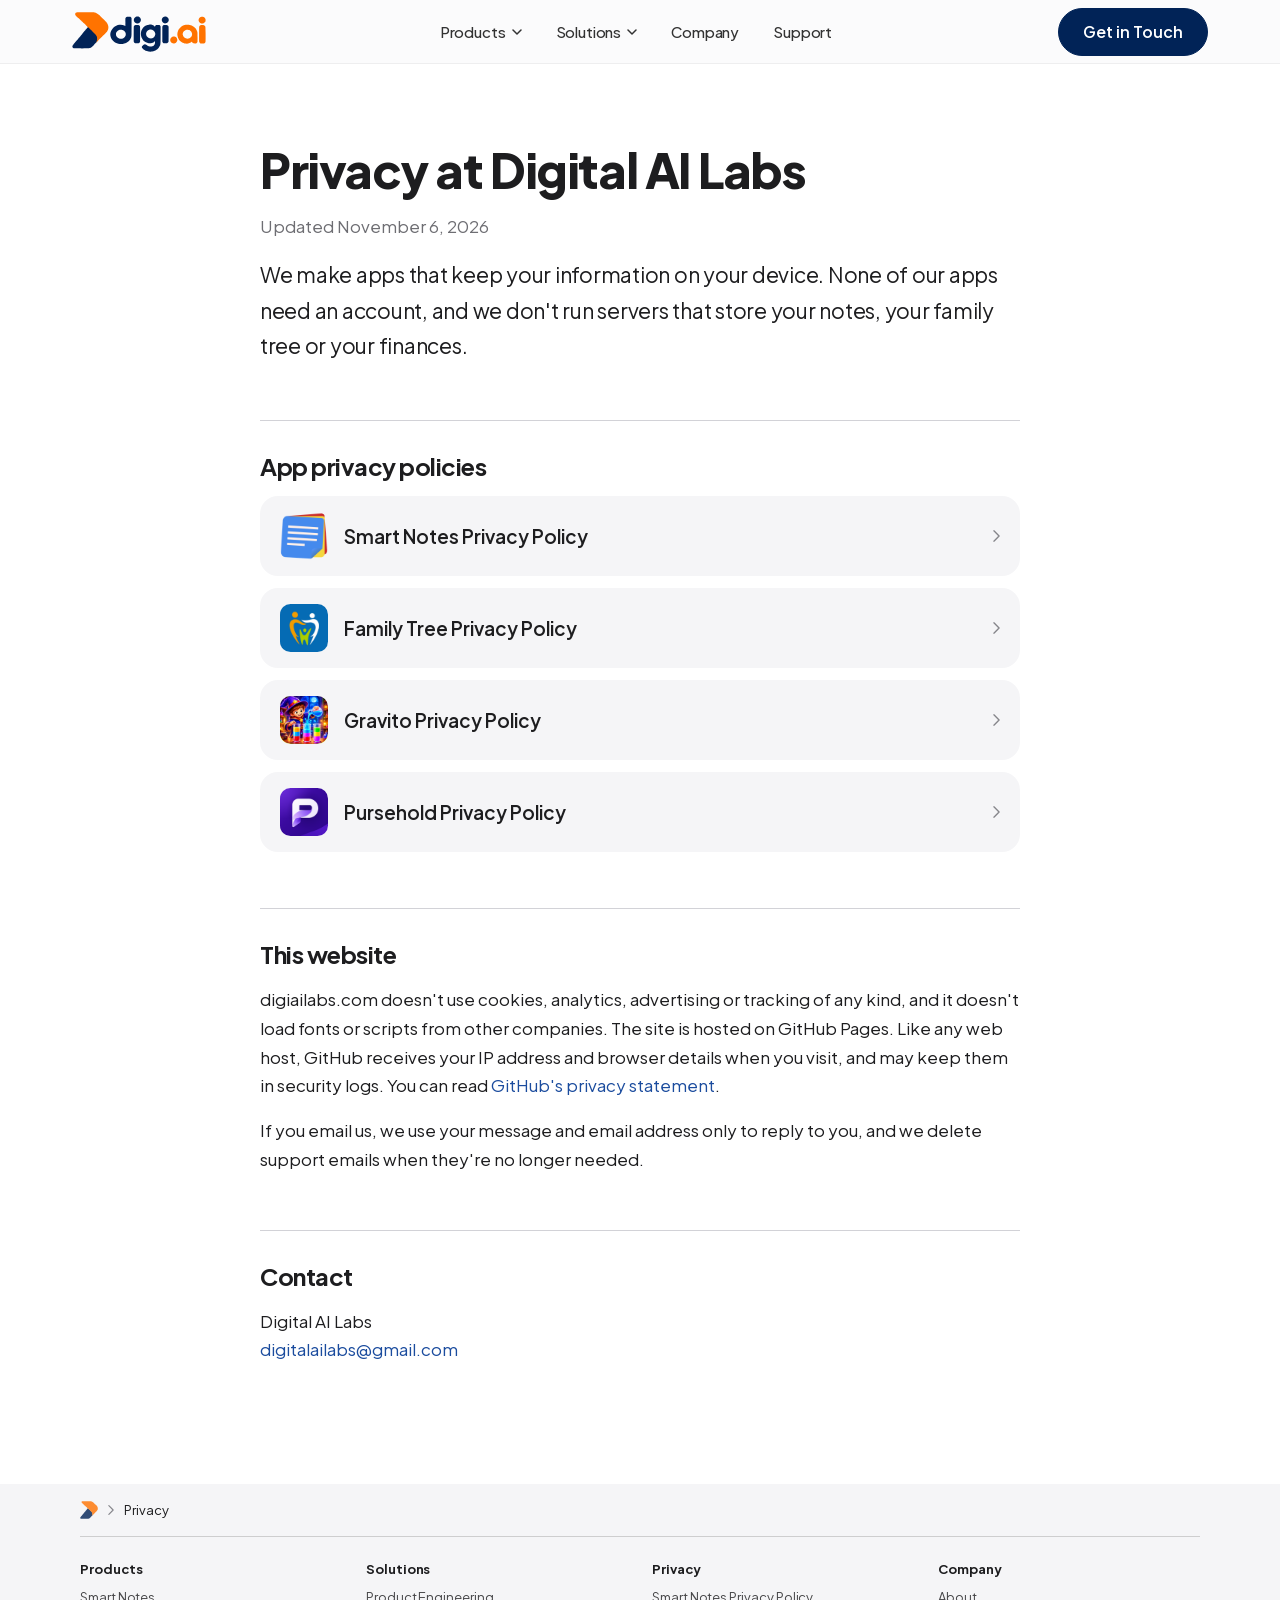
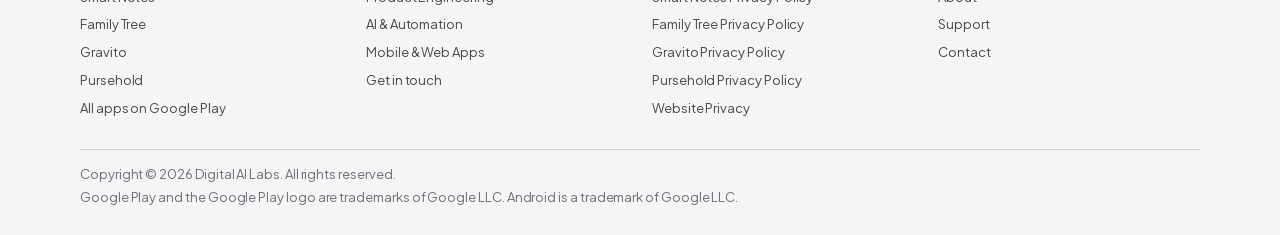
<file: privacy/index.html>
<!doctype html>
<html lang="en">
<head>
<meta charset="utf-8">
<meta name="viewport" content="width=device-width, initial-scale=1">
<title>Privacy | Digital AI Labs</title>
<meta name="description" content="Privacy at Digital AI Labs: app privacy policies for Smart Notes, Family Tree, Gravito and Pursehold, and how this website handles your information.">
<link rel="canonical" href="https://digiailabs.com/privacy/">

<meta name="theme-color" content="#ffffff" media="(prefers-color-scheme: light)">
<meta name="theme-color" content="#000000" media="(prefers-color-scheme: dark)">
<meta property="og:type" content="website">
<meta property="og:site_name" content="Digital AI Labs">
<meta property="og:title" content="Privacy | Digital AI Labs">
<meta property="og:description" content="Privacy at Digital AI Labs: app privacy policies for Smart Notes, Family Tree, Gravito and Pursehold, and how this website handles your information.">
<meta property="og:url" content="https://digiailabs.com/privacy/">
<meta property="og:image" content="https://digiailabs.com/assets/img/og/home.png?v=2">
<meta property="og:image:width" content="1200">
<meta property="og:image:height" content="630">
<meta name="twitter:card" content="summary_large_image">
<link rel="icon" href="/assets/img/brand/favicon.svg" type="image/svg+xml">
<link rel="icon" href="/assets/img/brand/favicon-32.png" sizes="32x32" type="image/png">
<link rel="apple-touch-icon" href="/assets/img/brand/apple-touch-icon.png">
<link rel="preload" href="/assets/fonts/jakarta-latin.woff2" as="font" type="font/woff2" crossorigin>
<link rel="stylesheet" href="/assets/fonts/jakarta.css">
<link rel="stylesheet" href="/assets/css/site.css">
<script src="/assets/js/site.js" defer></script>

</head>
<body class="page-legal">
<a class="skip" href="#main">Skip to content</a>
<header class="globalnav">
  <nav class="globalnav-inner" aria-label="Global">
    <a class="brand" href="/" aria-label="Digital AI Labs home"><img class="brand-logo" src="/assets/img/brand/logo.svg" alt="" width="335" height="100"><img class="brand-logo-dark" src="/assets/img/brand/logo-dark.svg" alt="" width="335" height="100"></a>
    <button class="menu-toggle" type="button" aria-expanded="false" aria-controls="globalnav-menu"><span class="sr-only">Menu</span><span class="menu-icon" aria-hidden="true"></span></button>
    <div class="globalnav-menu" id="globalnav-menu">
      <ul class="globalnav-list">
        <li class="has-menu"><button class="menu-btn" type="button" aria-expanded="false" aria-controls="menu-products">Products<svg class="caret" viewBox="0 0 10 6" aria-hidden="true"><path d="M1 1l4 4 4-4" fill="none" stroke="currentColor" stroke-width="1.5" stroke-linecap="round" stroke-linejoin="round"/></svg></button>
          <div class="menu-panel" id="menu-products"><ul class="menu-items"><li><a href="/smart-notes/"><img src="/assets/img/icons/smart-notes.png" alt="" width="40" height="40"><span><strong>Smart Notes</strong></span></a></li><li><a href="/family-tree/"><img src="/assets/img/icons/family-tree.png" alt="" width="40" height="40"><span><strong>Family Tree</strong></span></a></li><li><a href="/gravito/"><img src="/assets/img/icons/gravito.png" alt="" width="40" height="40"><span><strong>Gravito</strong></span></a></li><li><a href="/pursehold/"><img src="/assets/img/icons/pursehold.png" alt="" width="40" height="40"><span><strong>Pursehold</strong></span></a></li></ul><a class="menu-foot" href="https://play.google.com/store/apps/developer?id=Digital+AI+Labs">All apps on Google Play</a></div></li>
        <li class="has-menu"><button class="menu-btn" type="button" aria-expanded="false" aria-controls="menu-solutions">Solutions<svg class="caret" viewBox="0 0 10 6" aria-hidden="true"><path d="M1 1l4 4 4-4" fill="none" stroke="currentColor" stroke-width="1.5" stroke-linecap="round" stroke-linejoin="round"/></svg></button>
          <div class="menu-panel" id="menu-solutions"><ul class="menu-items"><li><a href="/solutions/#engineering"><svg class="svc-icon" viewBox="0 0 40 40" aria-hidden="true"><g fill="none" stroke="currentColor" stroke-width="2" stroke-linejoin="round"><path d="M20 6 4 14l16 8 16-8z"/><path d="m4 20 16 8 16-8"/><path d="m4 26 16 8 16-8"/></g></svg><span><strong>Product Engineering</strong><small>Build, scale, and modernize digital products.</small></span></a></li><li><a href="/solutions/#ai"><svg class="svc-icon" viewBox="0 0 40 40" aria-hidden="true"><g fill="none" stroke="currentColor" stroke-width="2" stroke-linecap="round" stroke-linejoin="round"><rect x="10" y="10" width="20" height="20" rx="4"/><rect x="16" y="16" width="8" height="8" rx="1.5"/><path d="M15 4v6M20 4v6M25 4v6M15 30v6M20 30v6M25 30v6M4 15h6M4 20h6M4 25h6M30 15h6M30 20h6M30 25h6"/></g></svg><span><strong>AI &amp; Automation</strong><small>Leverage AI to improve productivity and experiences.</small></span></a></li><li><a href="/solutions/#apps"><svg class="svc-icon" viewBox="0 0 40 40" aria-hidden="true"><g fill="none" stroke="currentColor" stroke-width="2" stroke-linejoin="round"><rect x="3" y="8" width="26" height="18" rx="2.5"/><path d="M10 31h12" stroke-linecap="round"/><rect x="24" y="15" width="13" height="21" rx="2.5" fill="var(--bg)"/><path d="M29 32h3" stroke-linecap="round"/></g></svg><span><strong>Mobile &amp; Web Apps</strong><small>High-quality apps for Android, iOS, and web.</small></span></a></li></ul><a class="menu-foot" href="/solutions/">Explore AI solutions</a></div></li>
        <li><a href="/about/">Company</a></li>
        <li><a href="/support/">Support</a></li>
      </ul>
      <a class="pill pill-nav" href="/contact/">Get in Touch</a>
    </div>
  </nav>
</header>
<main id="main">
<article class="legal">
  <div class="container legal-inner">
    <h1 class="legal-title">Privacy at Digital AI Labs</h1>
    <p class="legal-updated">Updated November 6, 2026</p>
    <p class="legal-lede">We make apps that keep your information on your device. None of our apps need an account, and we don't run servers that store your notes, your family tree or your finances.</p>
    <h2>App privacy policies</h2>
    <ul class="policy-links">
      <li><a href="/smart-notes/privacy/"><img src="/assets/img/icons/smart-notes.png" alt="" width="48" height="48"><span>Smart Notes Privacy Policy</span><svg class="chev" viewBox="0 0 8 14" aria-hidden="true"><path d="M1 1l6 6-6 6" fill="none" stroke="currentColor" stroke-width="1.6" stroke-linecap="round" stroke-linejoin="round"/></svg></a></li>
      <li><a href="/family-tree/privacy/"><img src="/assets/img/icons/family-tree.png" alt="" width="48" height="48"><span>Family Tree Privacy Policy</span><svg class="chev" viewBox="0 0 8 14" aria-hidden="true"><path d="M1 1l6 6-6 6" fill="none" stroke="currentColor" stroke-width="1.6" stroke-linecap="round" stroke-linejoin="round"/></svg></a></li>
      <li><a href="/gravito/privacy/"><img src="/assets/img/icons/gravito.png" alt="" width="48" height="48"><span>Gravito Privacy Policy</span><svg class="chev" viewBox="0 0 8 14" aria-hidden="true"><path d="M1 1l6 6-6 6" fill="none" stroke="currentColor" stroke-width="1.6" stroke-linecap="round" stroke-linejoin="round"/></svg></a></li>
      <li><a href="/pursehold/privacy/"><img src="/assets/img/icons/pursehold.png" alt="" width="48" height="48"><span>Pursehold Privacy Policy</span><svg class="chev" viewBox="0 0 8 14" aria-hidden="true"><path d="M1 1l6 6-6 6" fill="none" stroke="currentColor" stroke-width="1.6" stroke-linecap="round" stroke-linejoin="round"/></svg></a></li>
    </ul>
    <h2 id="website">This website</h2>
    <p>digiailabs.com doesn't use cookies, analytics, advertising or tracking of any kind, and it doesn't load fonts or scripts from other companies. The site is hosted on GitHub Pages. Like any web host, GitHub receives your IP address and browser details when you visit, and may keep them in security logs. You can read <a href="https://docs.github.com/en/site-policy/privacy-policies/github-general-privacy-statement">GitHub's privacy statement</a>.</p>
    <p>If you email us, we use your message and email address only to reply to you, and we delete support emails when they're no longer needed.</p>
    <h2>Contact</h2>
    <p>Digital AI Labs<br><a href="mailto:digitalailabs@gmail.com">digitalailabs@gmail.com</a></p>
  </div>
</article>
</main>
<footer class="footer">
  <div class="footer-inner">
    <nav class="breadcrumbs" aria-label="Breadcrumb"><a href="/" class="crumb-home" aria-label="Digital AI Labs"><img class="mark" src="/assets/img/brand/mark.svg" alt="" width="100" height="100"></a><svg class="chev" viewBox="0 0 8 14" aria-hidden="true"><path d="M1 1l6 6-6 6" fill="none" stroke="currentColor" stroke-width="1.6" stroke-linecap="round" stroke-linejoin="round"/></svg><span>Privacy</span></nav>
    <div class="directory">
      <div class="dir-col">
        <h3>Products</h3>
        <ul>
          <li><a href="/smart-notes/">Smart Notes</a></li>
          <li><a href="/family-tree/">Family Tree</a></li>
          <li><a href="/gravito/">Gravito</a></li>
          <li><a href="/pursehold/">Pursehold</a></li>
          <li><a href="https://play.google.com/store/apps/developer?id=Digital+AI+Labs">All apps on Google Play</a></li>
        </ul>
      </div>
      <div class="dir-col">
        <h3>Solutions</h3>
        <ul>
          <li><a href="/solutions/#engineering">Product Engineering</a></li>
          <li><a href="/solutions/#ai">AI &amp; Automation</a></li>
          <li><a href="/solutions/#apps">Mobile &amp; Web Apps</a></li>
          <li><a href="/contact/">Get in touch</a></li>
        </ul>
      </div>
      <div class="dir-col">
        <h3>Privacy</h3>
        <ul>
          <li><a href="/smart-notes/privacy/">Smart Notes Privacy Policy</a></li>
          <li><a href="/family-tree/privacy/">Family Tree Privacy Policy</a></li>
          <li><a href="/gravito/privacy/">Gravito Privacy Policy</a></li>
          <li><a href="/pursehold/privacy/">Pursehold Privacy Policy</a></li>
          <li><a href="/privacy/">Website Privacy</a></li>
        </ul>
      </div>
      <div class="dir-col">
        <h3>Company</h3>
        <ul>
          <li><a href="/about/">About</a></li>
          <li><a href="/support/">Support</a></li>
          <li><a href="/contact/">Contact</a></li>
        </ul>
      </div>
    </div>
    <div class="legal-row">
      <p>Copyright © 2026 Digital AI Labs. All rights reserved.</p>
      <p>Google Play and the Google Play logo are trademarks of Google LLC. Android is a trademark of Google LLC.</p>
    </div>
  </div>
</footer>
</body>
</html>
</file>
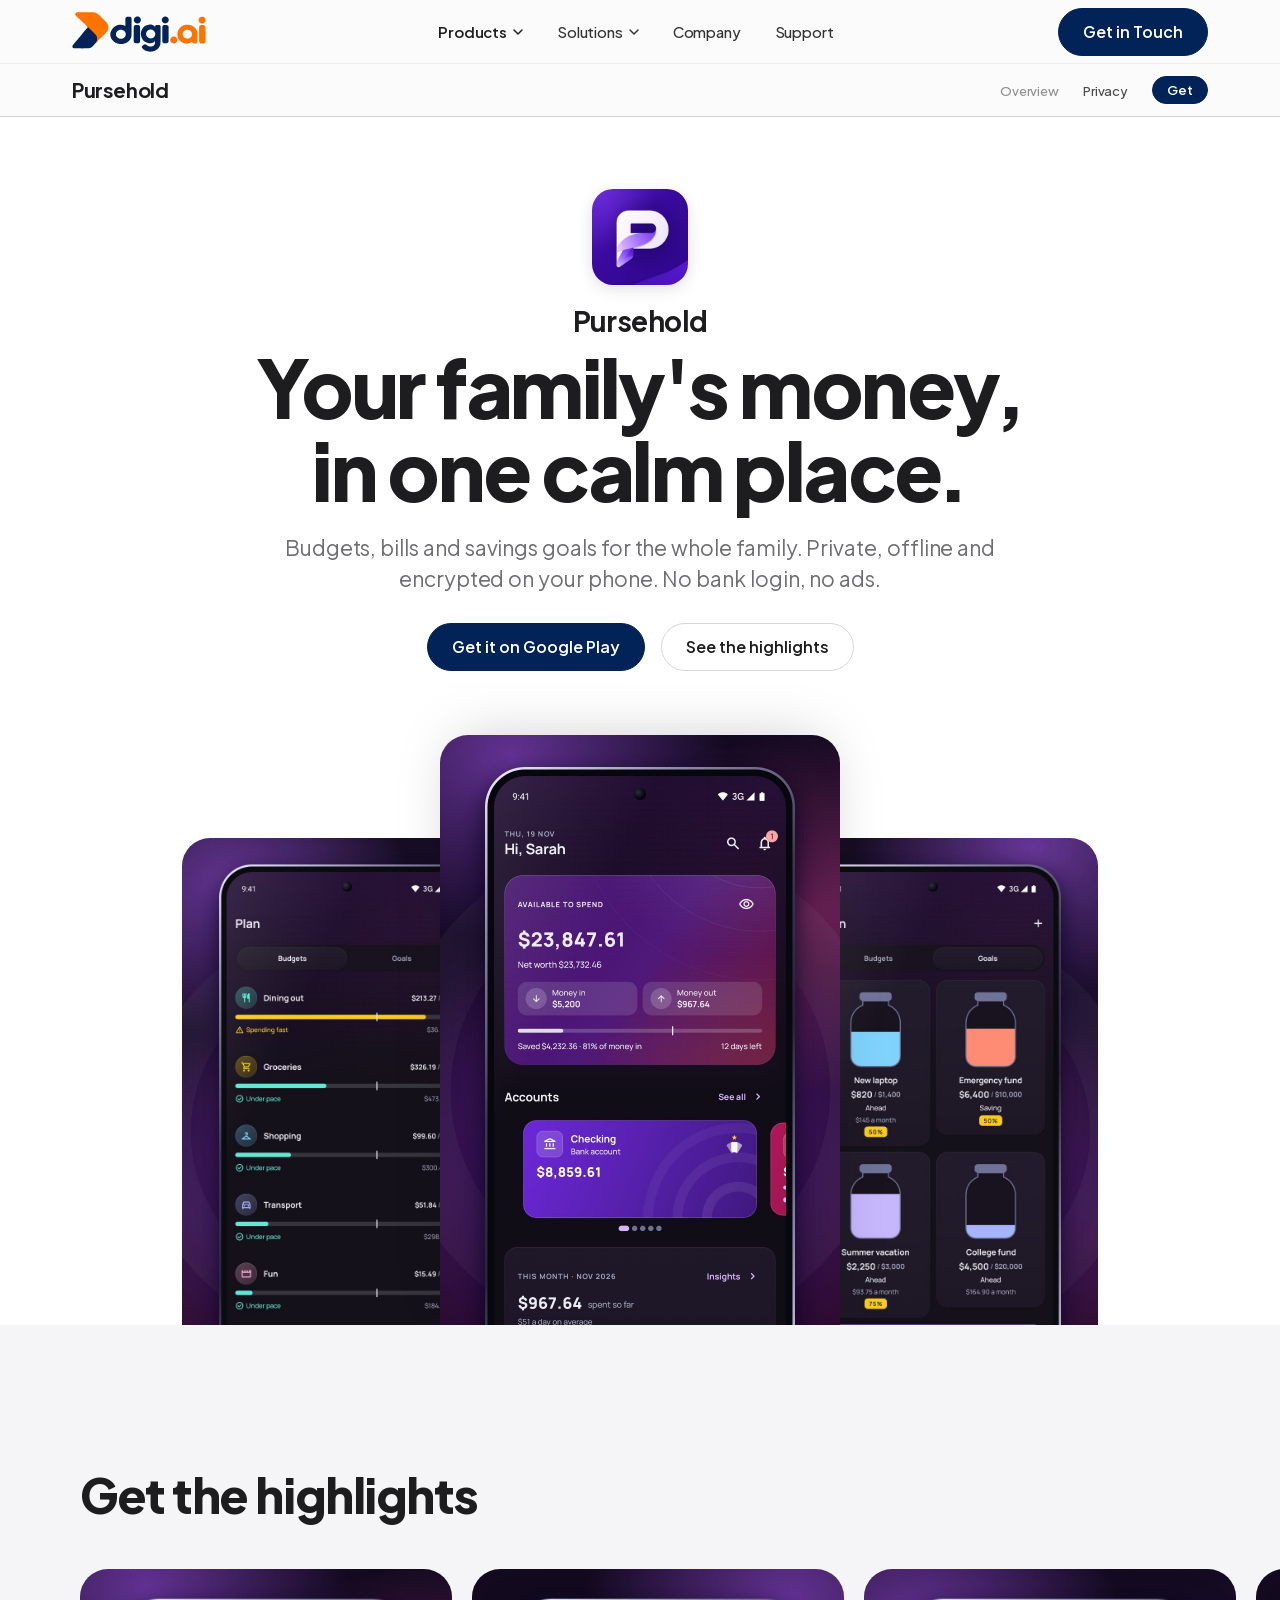
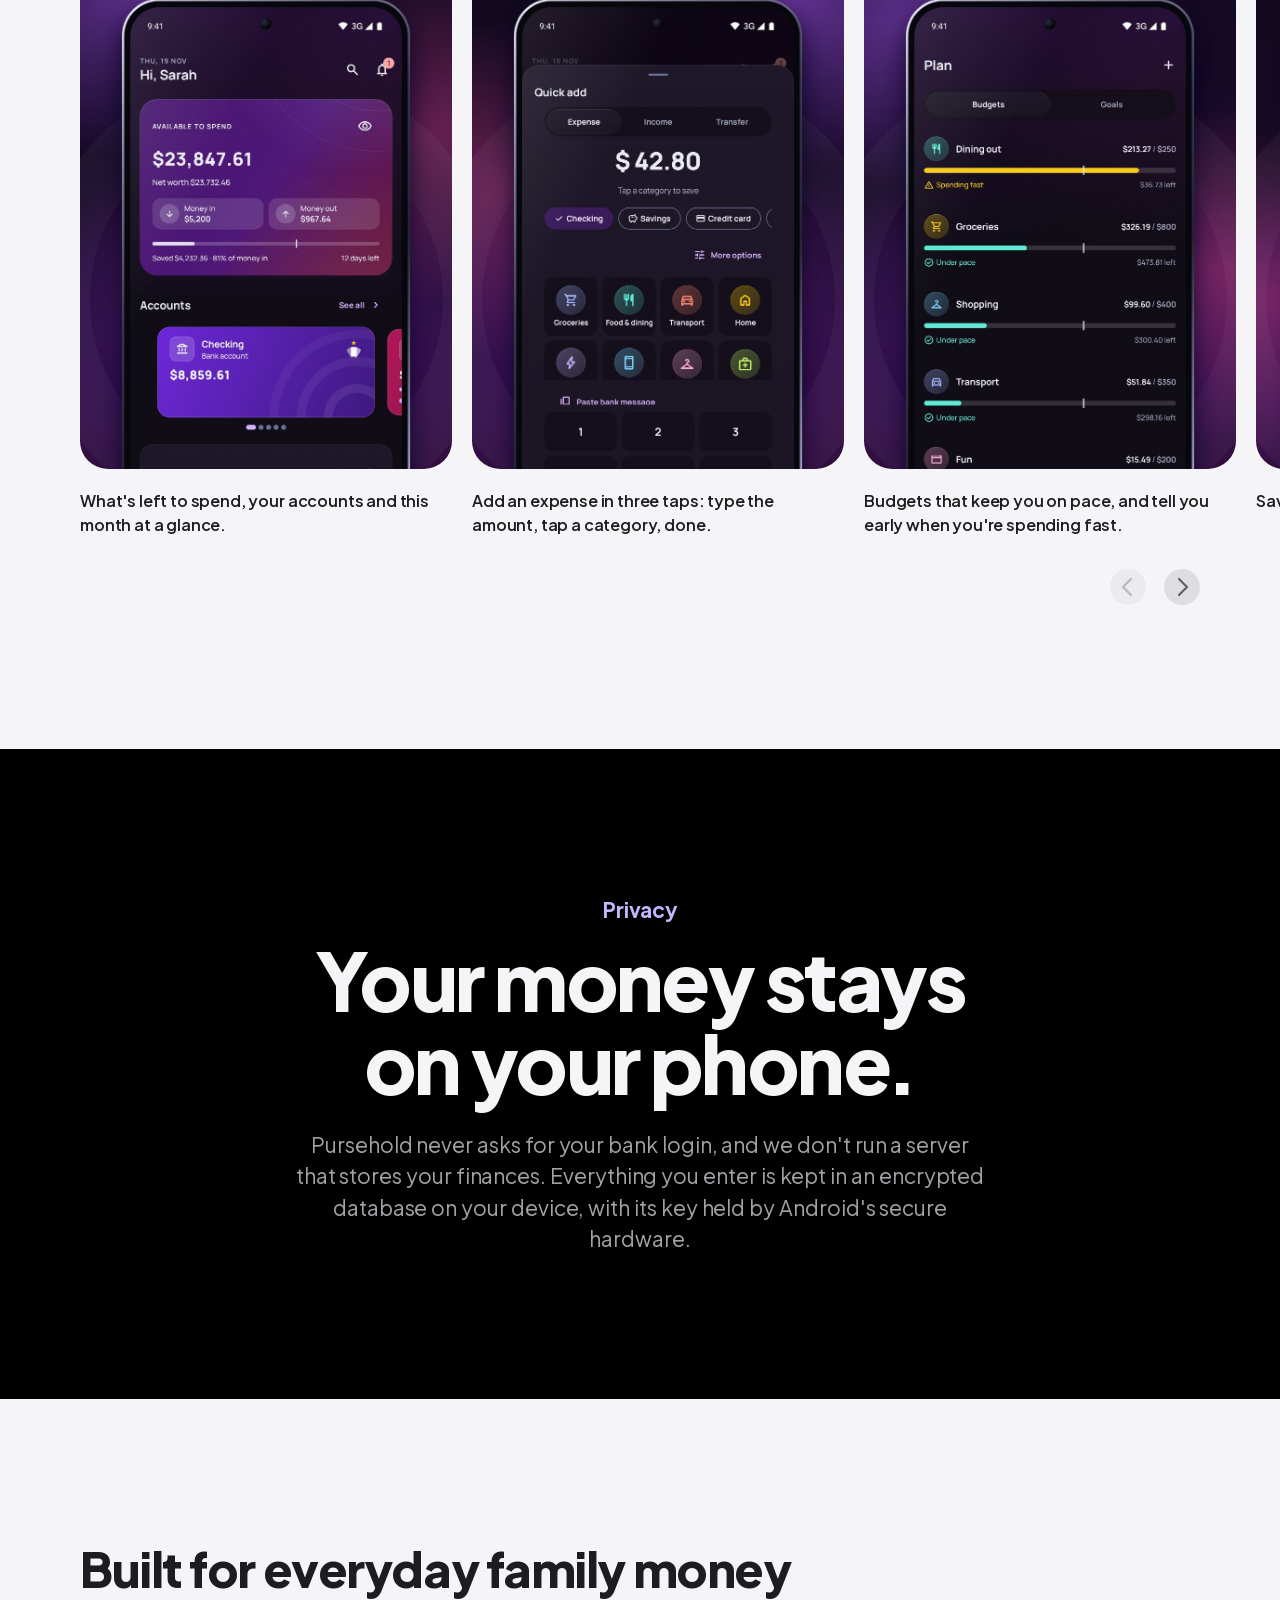
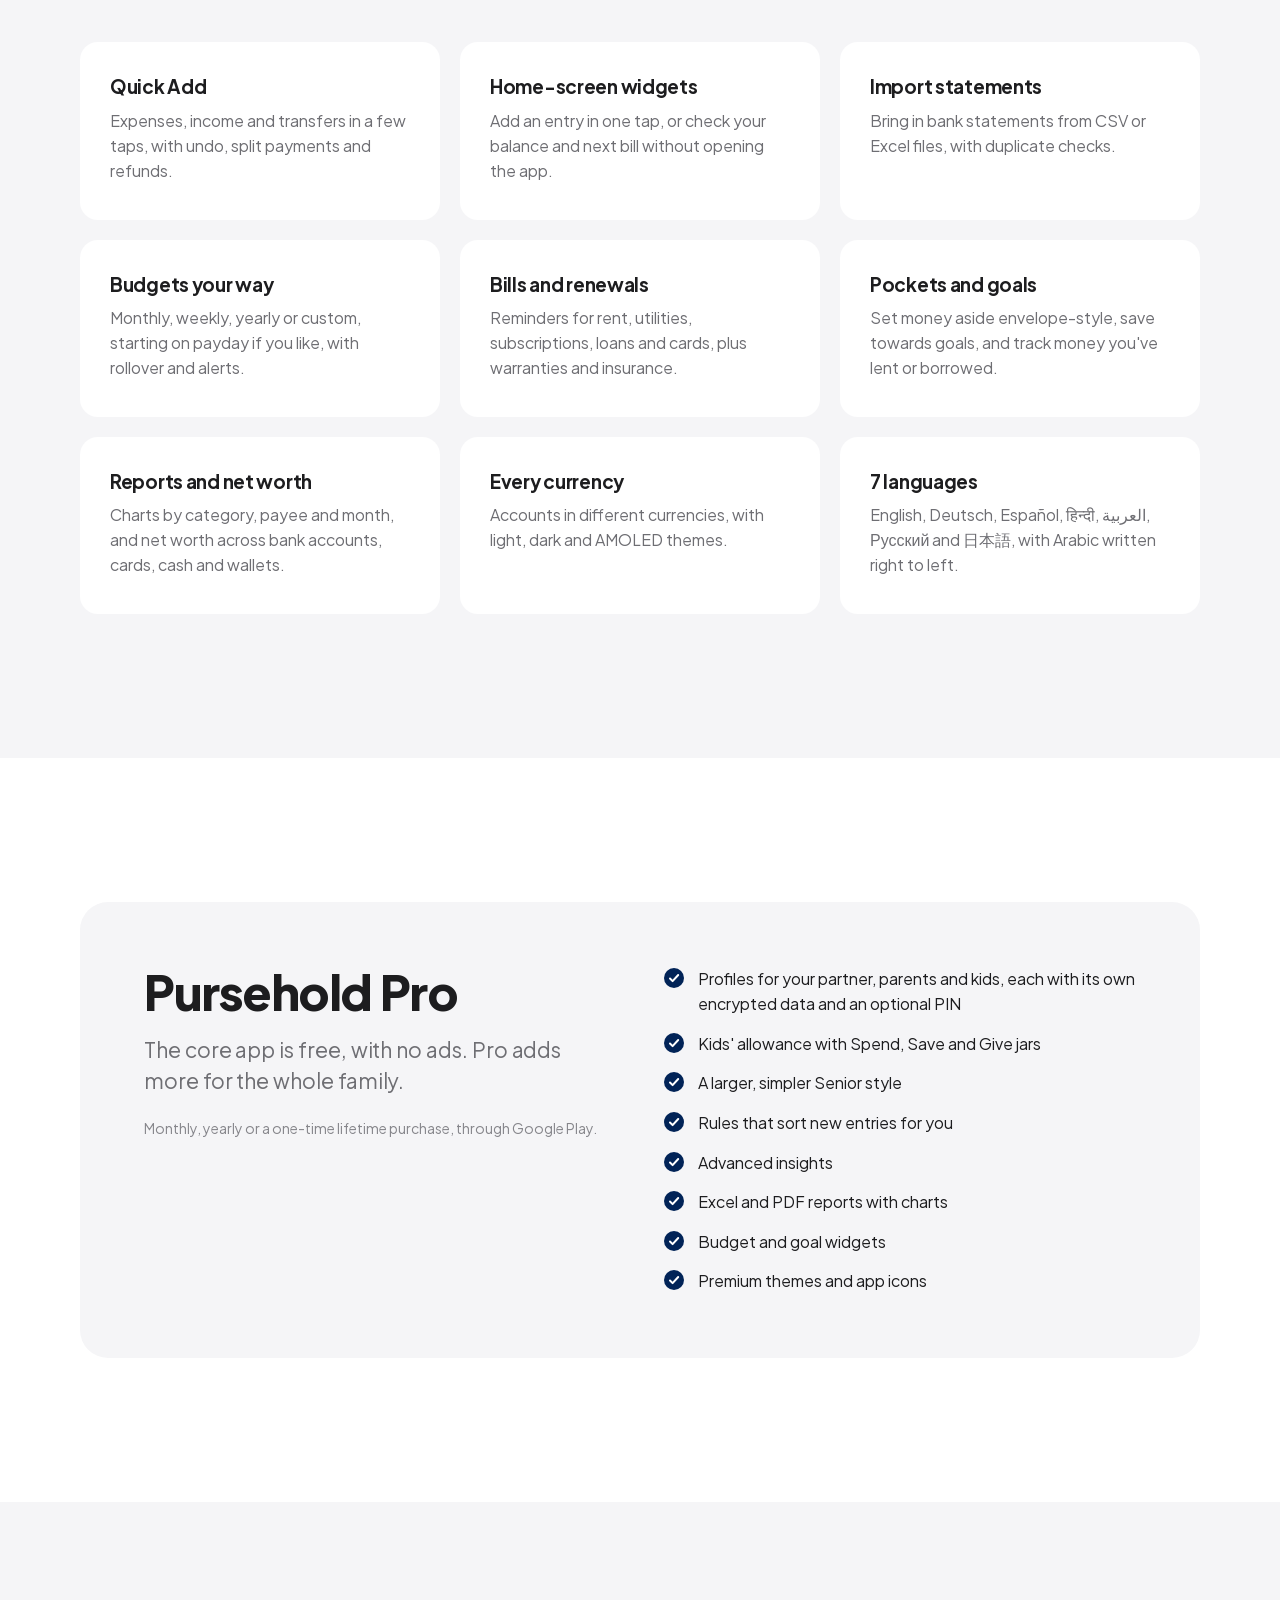
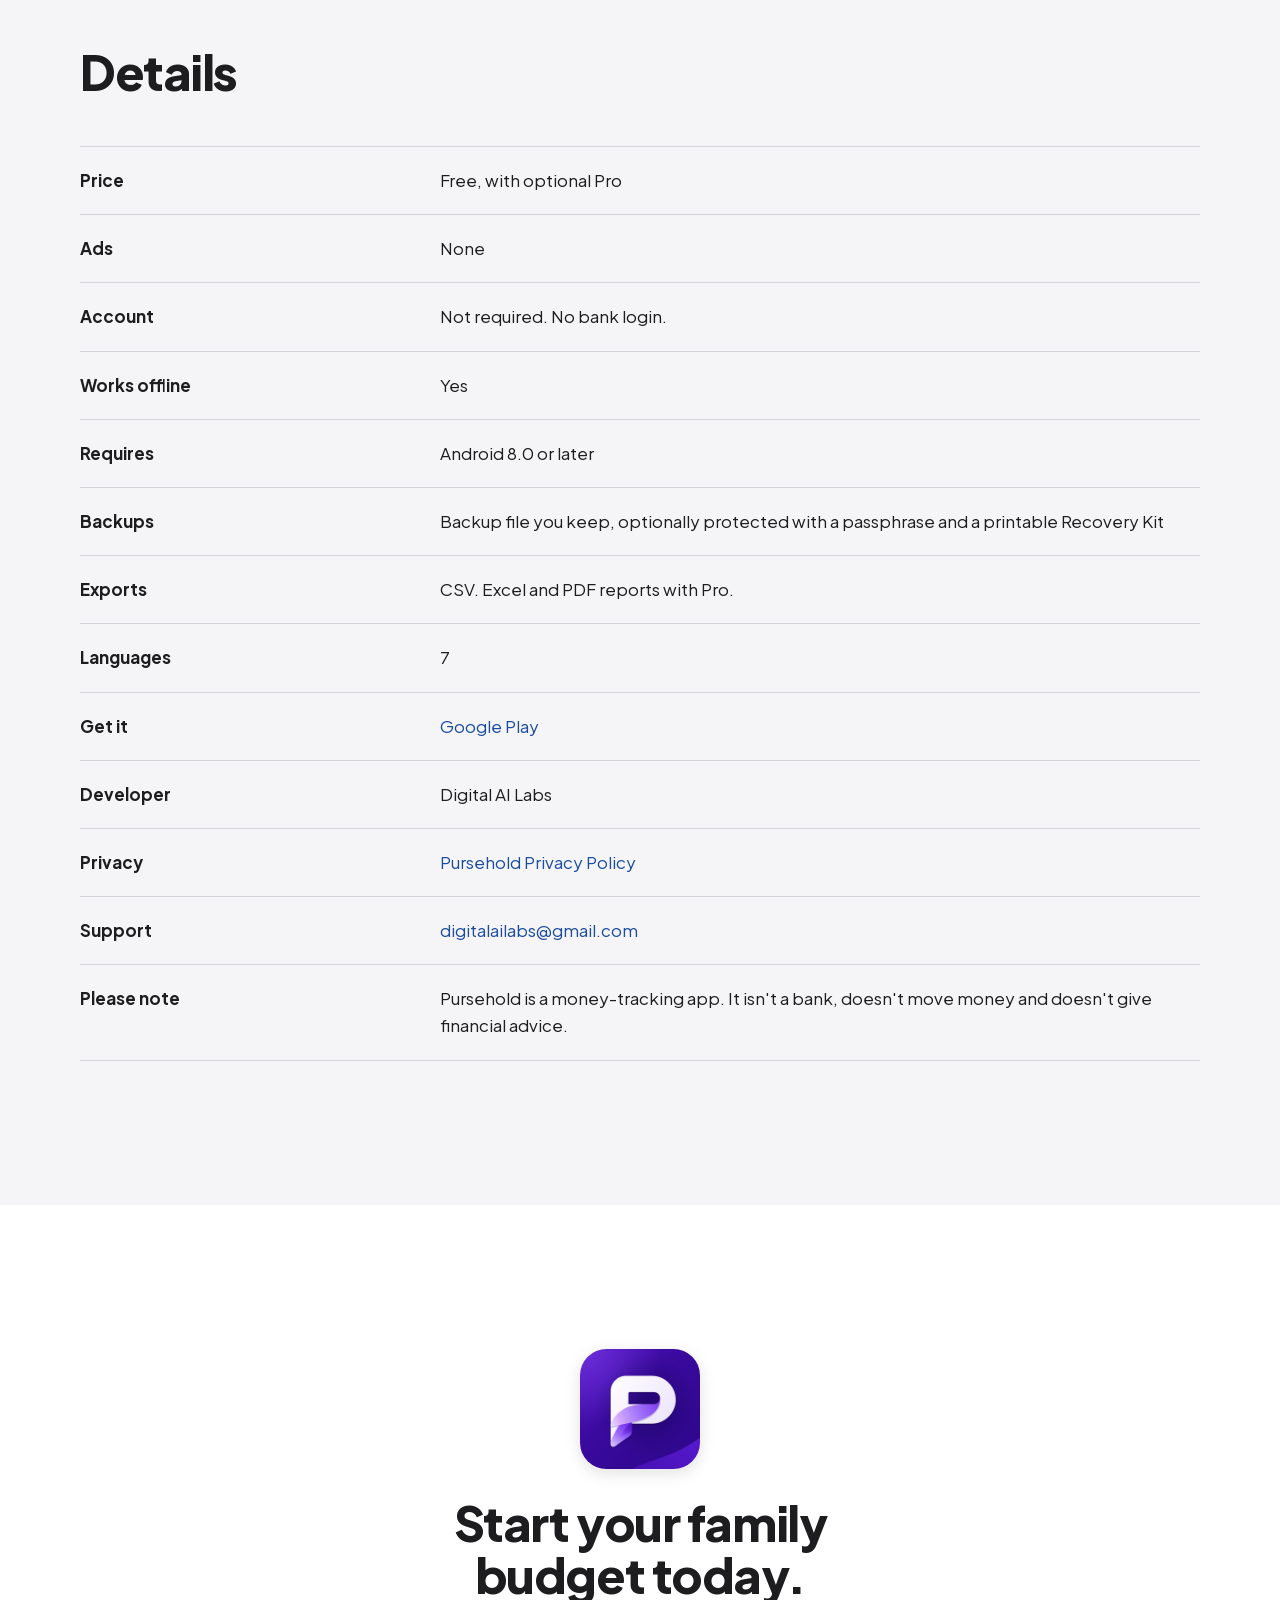
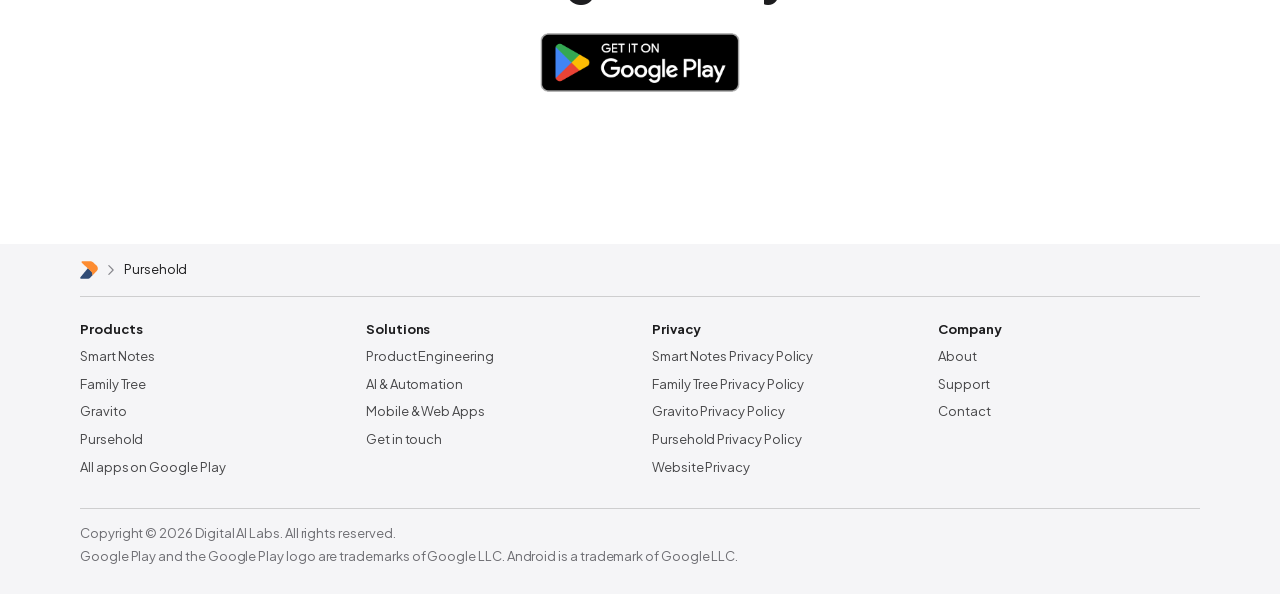
<file: pursehold/index.html>
<!doctype html>
<html lang="en">
<head>
<meta charset="utf-8">
<meta name="viewport" content="width=device-width, initial-scale=1">
<title>Pursehold – Private family budget planner and expense tracker | Digital AI Labs</title>
<meta name="description" content="Pursehold is a private budget planner and expense tracker for the whole family. Budgets, bills and savings goals, encrypted on your phone. No bank login, no ads.">
<link rel="canonical" href="https://digiailabs.com/pursehold/">

<meta name="theme-color" content="#ffffff" media="(prefers-color-scheme: light)">
<meta name="theme-color" content="#000000" media="(prefers-color-scheme: dark)">
<meta property="og:type" content="website">
<meta property="og:site_name" content="Digital AI Labs">
<meta property="og:title" content="Pursehold – Private family budget planner and expense tracker | Digital AI Labs">
<meta property="og:description" content="Pursehold is a private budget planner and expense tracker for the whole family. Budgets, bills and savings goals, encrypted on your phone. No bank login, no ads.">
<meta property="og:url" content="https://digiailabs.com/pursehold/">
<meta property="og:image" content="https://digiailabs.com/assets/img/og/pursehold.png?v=20261107">
<meta property="og:image:width" content="1200">
<meta property="og:image:height" content="630">
<meta name="twitter:card" content="summary_large_image">
<link rel="icon" href="/assets/img/brand/favicon.svg" type="image/svg+xml">
<link rel="icon" href="/assets/img/brand/favicon-32.png" sizes="32x32" type="image/png">
<link rel="apple-touch-icon" href="/assets/img/brand/apple-touch-icon.png">
<link rel="preload" href="/assets/fonts/jakarta-latin.woff2" as="font" type="font/woff2" crossorigin>
<link rel="stylesheet" href="/assets/fonts/jakarta.css">
<link rel="stylesheet" href="/assets/css/site.css">
<script src="/assets/js/site.js" defer></script>
<script type="application/ld+json">{
 "@context": "https://schema.org",
 "@graph": [
  {
   "@type": "MobileApplication",
   "name": "Pursehold",
   "operatingSystem": "Android",
   "applicationCategory": "FinanceApplication",
   "description": "Pursehold is a private budget planner and expense tracker for the whole family. Budgets, bills and savings goals, encrypted on your phone. No bank login, no ads.",
   "url": "https://digiailabs.com/pursehold/",
   "installUrl": "https://play.google.com/store/apps/details?id=com.digitalailabs.pursehold",
   "image": "https://digiailabs.com/assets/img/icons/pursehold.png",
   "offers": {
    "@type": "Offer",
    "price": "0",
    "priceCurrency": "USD"
   },
   "publisher": {
    "@type": "Organization",
    "name": "Digital AI Labs",
    "url": "https://digiailabs.com/"
   }
  },
  {
   "@type": "BreadcrumbList",
   "itemListElement": [
    {
     "@type": "ListItem",
     "position": 1,
     "name": "Digital AI Labs",
     "item": "https://digiailabs.com/"
    },
    {
     "@type": "ListItem",
     "position": 2,
     "name": "Pursehold",
     "item": "https://digiailabs.com/pursehold/"
    }
   ]
  }
 ]
}</script>
</head>
<body class="page-product theme-purse">
<a class="skip" href="#main">Skip to content</a>
<header class="globalnav">
  <nav class="globalnav-inner" aria-label="Global">
    <a class="brand" href="/" aria-label="Digital AI Labs home"><img class="brand-logo" src="/assets/img/brand/logo.svg" alt="" width="335" height="100"><img class="brand-logo-dark" src="/assets/img/brand/logo-dark.svg" alt="" width="335" height="100"></a>
    <button class="menu-toggle" type="button" aria-expanded="false" aria-controls="globalnav-menu"><span class="sr-only">Menu</span><span class="menu-icon" aria-hidden="true"></span></button>
    <div class="globalnav-menu" id="globalnav-menu">
      <ul class="globalnav-list">
        <li class="has-menu"><button class="menu-btn is-current" type="button" aria-expanded="false" aria-controls="menu-products">Products<svg class="caret" viewBox="0 0 10 6" aria-hidden="true"><path d="M1 1l4 4 4-4" fill="none" stroke="currentColor" stroke-width="1.5" stroke-linecap="round" stroke-linejoin="round"/></svg></button>
          <div class="menu-panel" id="menu-products"><ul class="menu-items"><li><a href="/smart-notes/"><img src="/assets/img/icons/smart-notes.png" alt="" width="40" height="40"><span><strong>Smart Notes</strong></span></a></li><li><a href="/family-tree/"><img src="/assets/img/icons/family-tree.png" alt="" width="40" height="40"><span><strong>Family Tree</strong></span></a></li><li><a href="/gravito/"><img src="/assets/img/icons/gravito.png" alt="" width="40" height="40"><span><strong>Gravito</strong></span></a></li><li><a href="/pursehold/"><img src="/assets/img/icons/pursehold.png" alt="" width="40" height="40"><span><strong>Pursehold</strong></span></a></li></ul><a class="menu-foot" href="https://play.google.com/store/apps/developer?id=Digital+AI+Labs">All apps on Google Play</a></div></li>
        <li class="has-menu"><button class="menu-btn" type="button" aria-expanded="false" aria-controls="menu-solutions">Solutions<svg class="caret" viewBox="0 0 10 6" aria-hidden="true"><path d="M1 1l4 4 4-4" fill="none" stroke="currentColor" stroke-width="1.5" stroke-linecap="round" stroke-linejoin="round"/></svg></button>
          <div class="menu-panel" id="menu-solutions"><ul class="menu-items"><li><a href="/solutions/#engineering"><svg class="svc-icon" viewBox="0 0 40 40" aria-hidden="true"><g fill="none" stroke="currentColor" stroke-width="2" stroke-linejoin="round"><path d="M20 6 4 14l16 8 16-8z"/><path d="m4 20 16 8 16-8"/><path d="m4 26 16 8 16-8"/></g></svg><span><strong>Product Engineering</strong><small>Build, scale, and modernize digital products.</small></span></a></li><li><a href="/solutions/#ai"><svg class="svc-icon" viewBox="0 0 40 40" aria-hidden="true"><g fill="none" stroke="currentColor" stroke-width="2" stroke-linecap="round" stroke-linejoin="round"><rect x="10" y="10" width="20" height="20" rx="4"/><rect x="16" y="16" width="8" height="8" rx="1.5"/><path d="M15 4v6M20 4v6M25 4v6M15 30v6M20 30v6M25 30v6M4 15h6M4 20h6M4 25h6M30 15h6M30 20h6M30 25h6"/></g></svg><span><strong>AI &amp; Automation</strong><small>Leverage AI to improve productivity and experiences.</small></span></a></li><li><a href="/solutions/#apps"><svg class="svc-icon" viewBox="0 0 40 40" aria-hidden="true"><g fill="none" stroke="currentColor" stroke-width="2" stroke-linejoin="round"><rect x="3" y="8" width="26" height="18" rx="2.5"/><path d="M10 31h12" stroke-linecap="round"/><rect x="24" y="15" width="13" height="21" rx="2.5" fill="var(--bg)"/><path d="M29 32h3" stroke-linecap="round"/></g></svg><span><strong>Mobile &amp; Web Apps</strong><small>High-quality apps for Android, iOS, and web.</small></span></a></li></ul><a class="menu-foot" href="/solutions/">Explore AI solutions</a></div></li>
        <li><a href="/about/">Company</a></li>
        <li><a href="/support/">Support</a></li>
      </ul>
      <a class="pill pill-nav" href="/contact/">Get in Touch</a>
    </div>
  </nav>
</header>
<nav class="localnav" aria-label="Pursehold">
  <div class="localnav-inner">
    <a class="localnav-title" href="/pursehold/">Pursehold</a>
    <ul class="localnav-links"><li><a href="/pursehold/" aria-current="page">Overview</a></li><li><a href="/pursehold/privacy/">Privacy</a></li></ul>
    <a class="pill pill-small" href="https://play.google.com/store/apps/details?id=com.digitalailabs.pursehold">Get</a>
  </div>
</nav>
<main id="main">
<section class="product-hero">
  <div class="container center">
    <img class="hero-icon" src="/assets/img/icons/pursehold.png" alt="" width="96" height="96">
    <h1 class="hero-eyebrow">Pursehold</h1>
    <p class="hero-headline">Your family's money, in one calm place<span class="dot">.</span></p>
    <p class="hero-sub">Budgets, bills and savings goals for the whole family. Private, offline and encrypted on your phone. No bank login, no ads.</p>
    <div class="ctas"><a class="pill" href="https://play.google.com/store/apps/details?id=com.digitalailabs.pursehold">Get it on Google Play</a><a class="pill pill-outline" href="#highlights">See the highlights</a></div>
  </div>
  <div class="hero-media"><div class="fan">
  <div class="fan-side fan-left"><img class="" src="/assets/img/pursehold/phone-02.jpg" alt="" width="800" height="1180" fetchpriority="high"></div>
  <div class="fan-center"><img class="" src="/assets/img/pursehold/phone-00.jpg" alt="Pursehold Home: money available to spend, accounts and this month's spending" width="800" height="1180" fetchpriority="high"></div>
  <div class="fan-side fan-right"><img class="" src="/assets/img/pursehold/phone-03.jpg" alt="" width="800" height="1180" fetchpriority="high"></div>
</div></div>
</section><section class="section gallery-section" aria-labelledby="highlights">
  <div class="container">
    <h2 class="section-headline" id="highlights">Get the highlights</h2>
  </div>
  <div class="gallery" data-gallery>
    <ul class="gallery-track" tabindex="0" aria-label="Highlights"><li class="gallery-card">
  <figure>
    <img class="" src="/assets/img/pursehold/phone-00.jpg" alt="What's left to spend, your accounts and this month at a glance." width="800" height="1180" loading="lazy" decoding="async">
    <figcaption>What's left to spend, your accounts and this month at a glance.</figcaption>
  </figure>
</li><li class="gallery-card">
  <figure>
    <img class="" src="/assets/img/pursehold/phone-01.jpg" alt="Add an expense in three taps: type the amount, tap a category, done." width="800" height="1180" loading="lazy" decoding="async">
    <figcaption>Add an expense in three taps: type the amount, tap a category, done.</figcaption>
  </figure>
</li><li class="gallery-card">
  <figure>
    <img class="" src="/assets/img/pursehold/phone-02.jpg" alt="Budgets that keep you on pace, and tell you early when you're spending fast." width="800" height="1180" loading="lazy" decoding="async">
    <figcaption>Budgets that keep you on pace, and tell you early when you're spending fast.</figcaption>
  </figure>
</li><li class="gallery-card">
  <figure>
    <img class="" src="/assets/img/pursehold/phone-03.jpg" alt="Savings goals that fill up as you save." width="800" height="1180" loading="lazy" decoding="async">
    <figcaption>Savings goals that fill up as you save.</figcaption>
  </figure>
</li><li class="gallery-card">
  <figure>
    <img class="" src="/assets/img/pursehold/phone-04.jpg" alt="Rent, utilities, subscriptions, loans and cards in one list, so you never miss a bill." width="800" height="1180" loading="lazy" decoding="async">
    <figcaption>Rent, utilities, subscriptions, loans and cards in one list, so you never miss a bill.</figcaption>
  </figure>
</li><li class="gallery-card">
  <figure>
    <img class="" src="/assets/img/pursehold/phone-05.jpg" alt="See where your money goes, by category and by month." width="800" height="1180" loading="lazy" decoding="async">
    <figcaption>See where your money goes, by category and by month.</figcaption>
  </figure>
</li><li class="gallery-card">
  <figure>
    <img class="" src="/assets/img/pursehold/phone-06.jpg" alt="With Pro, separate private profiles for everyone in the family." width="800" height="1180" loading="lazy" decoding="async">
    <figcaption>With Pro, separate private profiles for everyone in the family.</figcaption>
  </figure>
</li><li class="gallery-card">
  <figure>
    <img class="" src="/assets/img/pursehold/phone-07.jpg" alt="Encrypted on your phone. Hide every amount with one tap." width="800" height="1180" loading="lazy" decoding="async">
    <figcaption>Encrypted on your phone. Hide every amount with one tap.</figcaption>
  </figure>
</li></ul>
    <div class="gallery-controls">
      <button type="button" class="gallery-btn" data-dir="-1" aria-label="Previous"><svg viewBox="0 0 36 36" aria-hidden="true"><path d="M21 10l-8 8 8 8" fill="none" stroke="currentColor" stroke-width="2.2" stroke-linecap="round" stroke-linejoin="round"/></svg></button>
      <button type="button" class="gallery-btn" data-dir="1" aria-label="Next"><svg viewBox="0 0 36 36" aria-hidden="true"><path d="M15 10l8 8-8 8" fill="none" stroke="currentColor" stroke-width="2.2" stroke-linecap="round" stroke-linejoin="round"/></svg></button>
    </div>
  </div>
</section><section class="section statement statement-dark">
  <div class="container narrow" data-reveal>
    <p class="statement-kicker">Privacy</p>
    <h2 class="statement-headline">Your money stays on your phone<span class="dot">.</span></h2>
    <p class="statement-text">Pursehold never asks for your bank login, and we don't run a server that stores your finances. Everything you enter is kept in an encrypted database on your device, with its key held by Android's secure hardware.</p>
  </div>
</section><section class="section features">
  <div class="container">
    <h2 class="section-headline">Built for everyday family money</h2>
    <ul class="feature-grid"><li class="feature" data-reveal style="--d:0ms"><h3>Quick Add</h3><p>Expenses, income and transfers in a few taps, with undo, split payments and refunds.</p></li><li class="feature" data-reveal style="--d:120ms"><h3>Home-screen widgets</h3><p>Add an entry in one tap, or check your balance and next bill without opening the app.</p></li><li class="feature" data-reveal style="--d:240ms"><h3>Import statements</h3><p>Bring in bank statements from CSV or Excel files, with duplicate checks.</p></li><li class="feature" data-reveal style="--d:0ms"><h3>Budgets your way</h3><p>Monthly, weekly, yearly or custom, starting on payday if you like, with rollover and alerts.</p></li><li class="feature" data-reveal style="--d:120ms"><h3>Bills and renewals</h3><p>Reminders for rent, utilities, subscriptions, loans and cards, plus warranties and insurance.</p></li><li class="feature" data-reveal style="--d:240ms"><h3>Pockets and goals</h3><p>Set money aside envelope-style, save towards goals, and track money you've lent or borrowed.</p></li><li class="feature" data-reveal style="--d:0ms"><h3>Reports and net worth</h3><p>Charts by category, payee and month, and net worth across bank accounts, cards, cash and wallets.</p></li><li class="feature" data-reveal style="--d:120ms"><h3>Every currency</h3><p>Accounts in different currencies, with light, dark and AMOLED themes.</p></li><li class="feature" data-reveal style="--d:240ms"><h3>7 languages</h3><p>English, Deutsch, Español, हिन्दी, العربية, Русский and 日本語, with Arabic written right to left.</p></li></ul>
  </div>
</section><section class="section premium">
  <div class="container">
    <div class="premium-card" data-reveal>
      <div class="premium-copy">
        <h2 class="section-headline">Pursehold Pro</h2>
        <p class="section-intro">The core app is free, with no ads. Pro adds more for the whole family.</p>
        <p class="premium-note">Monthly, yearly or a one-time lifetime purchase, through Google Play.</p>
      </div>
      <ul class="premium-list"><li>Profiles for your partner, parents and kids, each with its own encrypted data and an optional PIN</li><li>Kids' allowance with Spend, Save and Give jars</li><li>A larger, simpler Senior style</li><li>Rules that sort new entries for you</li><li>Advanced insights</li><li>Excel and PDF reports with charts</li><li>Budget and goal widgets</li><li>Premium themes and app icons</li></ul>
    </div>
  </div>
</section><section class="section details" aria-labelledby="details">
  <div class="container">
    <h2 class="section-headline" id="details">Details</h2>
    <dl class="specs"><div class="spec"><dt>Price</dt><dd>Free, with optional Pro</dd></div><div class="spec"><dt>Ads</dt><dd>None</dd></div><div class="spec"><dt>Account</dt><dd>Not required. No bank login.</dd></div><div class="spec"><dt>Works offline</dt><dd>Yes</dd></div><div class="spec"><dt>Requires</dt><dd>Android 8.0 or later</dd></div><div class="spec"><dt>Backups</dt><dd>Backup file you keep, optionally protected with a passphrase and a printable Recovery Kit</dd></div><div class="spec"><dt>Exports</dt><dd>CSV. Excel and PDF reports with Pro.</dd></div><div class="spec"><dt>Languages</dt><dd>7</dd></div><div class="spec"><dt>Get it</dt><dd><a href="https://play.google.com/store/apps/details?id=com.digitalailabs.pursehold">Google Play</a></dd></div><div class="spec"><dt>Developer</dt><dd>Digital AI Labs</dd></div><div class="spec"><dt>Privacy</dt><dd><a href="/pursehold/privacy/">Pursehold Privacy Policy</a></dd></div><div class="spec"><dt>Support</dt><dd><a href="mailto:digitalailabs@gmail.com?subject=Pursehold%20support">digitalailabs@gmail.com</a></dd></div><div class="spec"><dt>Please note</dt><dd>Pursehold is a money-tracking app. It isn't a bank, doesn't move money and doesn't give financial advice.</dd></div></dl>
  </div>
</section><section class="section cta-band">
  <div class="container center">
    <img class="cta-icon" src="/assets/img/icons/pursehold.png" alt="" width="120" height="120" loading="lazy">
    <h2 class="cta-headline">Start your family budget today<span class="dot">.</span></h2>
    <a class="play-badge" href="https://play.google.com/store/apps/details?id=com.digitalailabs.pursehold"><img src="/assets/img/brand/google-play-badge.png" alt="Get it on Google Play" width="200" height="60" loading="lazy"></a>
  </div>
</section>
</main>
<footer class="footer">
  <div class="footer-inner">
    <nav class="breadcrumbs" aria-label="Breadcrumb"><a href="/" class="crumb-home" aria-label="Digital AI Labs"><img class="mark" src="/assets/img/brand/mark.svg" alt="" width="100" height="100"></a><svg class="chev" viewBox="0 0 8 14" aria-hidden="true"><path d="M1 1l6 6-6 6" fill="none" stroke="currentColor" stroke-width="1.6" stroke-linecap="round" stroke-linejoin="round"/></svg><span>Pursehold</span></nav>
    <div class="directory">
      <div class="dir-col">
        <h3>Products</h3>
        <ul>
          <li><a href="/smart-notes/">Smart Notes</a></li>
          <li><a href="/family-tree/">Family Tree</a></li>
          <li><a href="/gravito/">Gravito</a></li>
          <li><a href="/pursehold/">Pursehold</a></li>
          <li><a href="https://play.google.com/store/apps/developer?id=Digital+AI+Labs">All apps on Google Play</a></li>
        </ul>
      </div>
      <div class="dir-col">
        <h3>Solutions</h3>
        <ul>
          <li><a href="/solutions/#engineering">Product Engineering</a></li>
          <li><a href="/solutions/#ai">AI &amp; Automation</a></li>
          <li><a href="/solutions/#apps">Mobile &amp; Web Apps</a></li>
          <li><a href="/contact/">Get in touch</a></li>
        </ul>
      </div>
      <div class="dir-col">
        <h3>Privacy</h3>
        <ul>
          <li><a href="/smart-notes/privacy/">Smart Notes Privacy Policy</a></li>
          <li><a href="/family-tree/privacy/">Family Tree Privacy Policy</a></li>
          <li><a href="/gravito/privacy/">Gravito Privacy Policy</a></li>
          <li><a href="/pursehold/privacy/">Pursehold Privacy Policy</a></li>
          <li><a href="/privacy/">Website Privacy</a></li>
        </ul>
      </div>
      <div class="dir-col">
        <h3>Company</h3>
        <ul>
          <li><a href="/about/">About</a></li>
          <li><a href="/support/">Support</a></li>
          <li><a href="/contact/">Contact</a></li>
        </ul>
      </div>
    </div>
    <div class="legal-row">
      <p>Copyright © 2026 Digital AI Labs. All rights reserved.</p>
      <p>Google Play and the Google Play logo are trademarks of Google LLC. Android is a trademark of Google LLC.</p>
    </div>
  </div>
</footer>
</body>
</html>
</file>
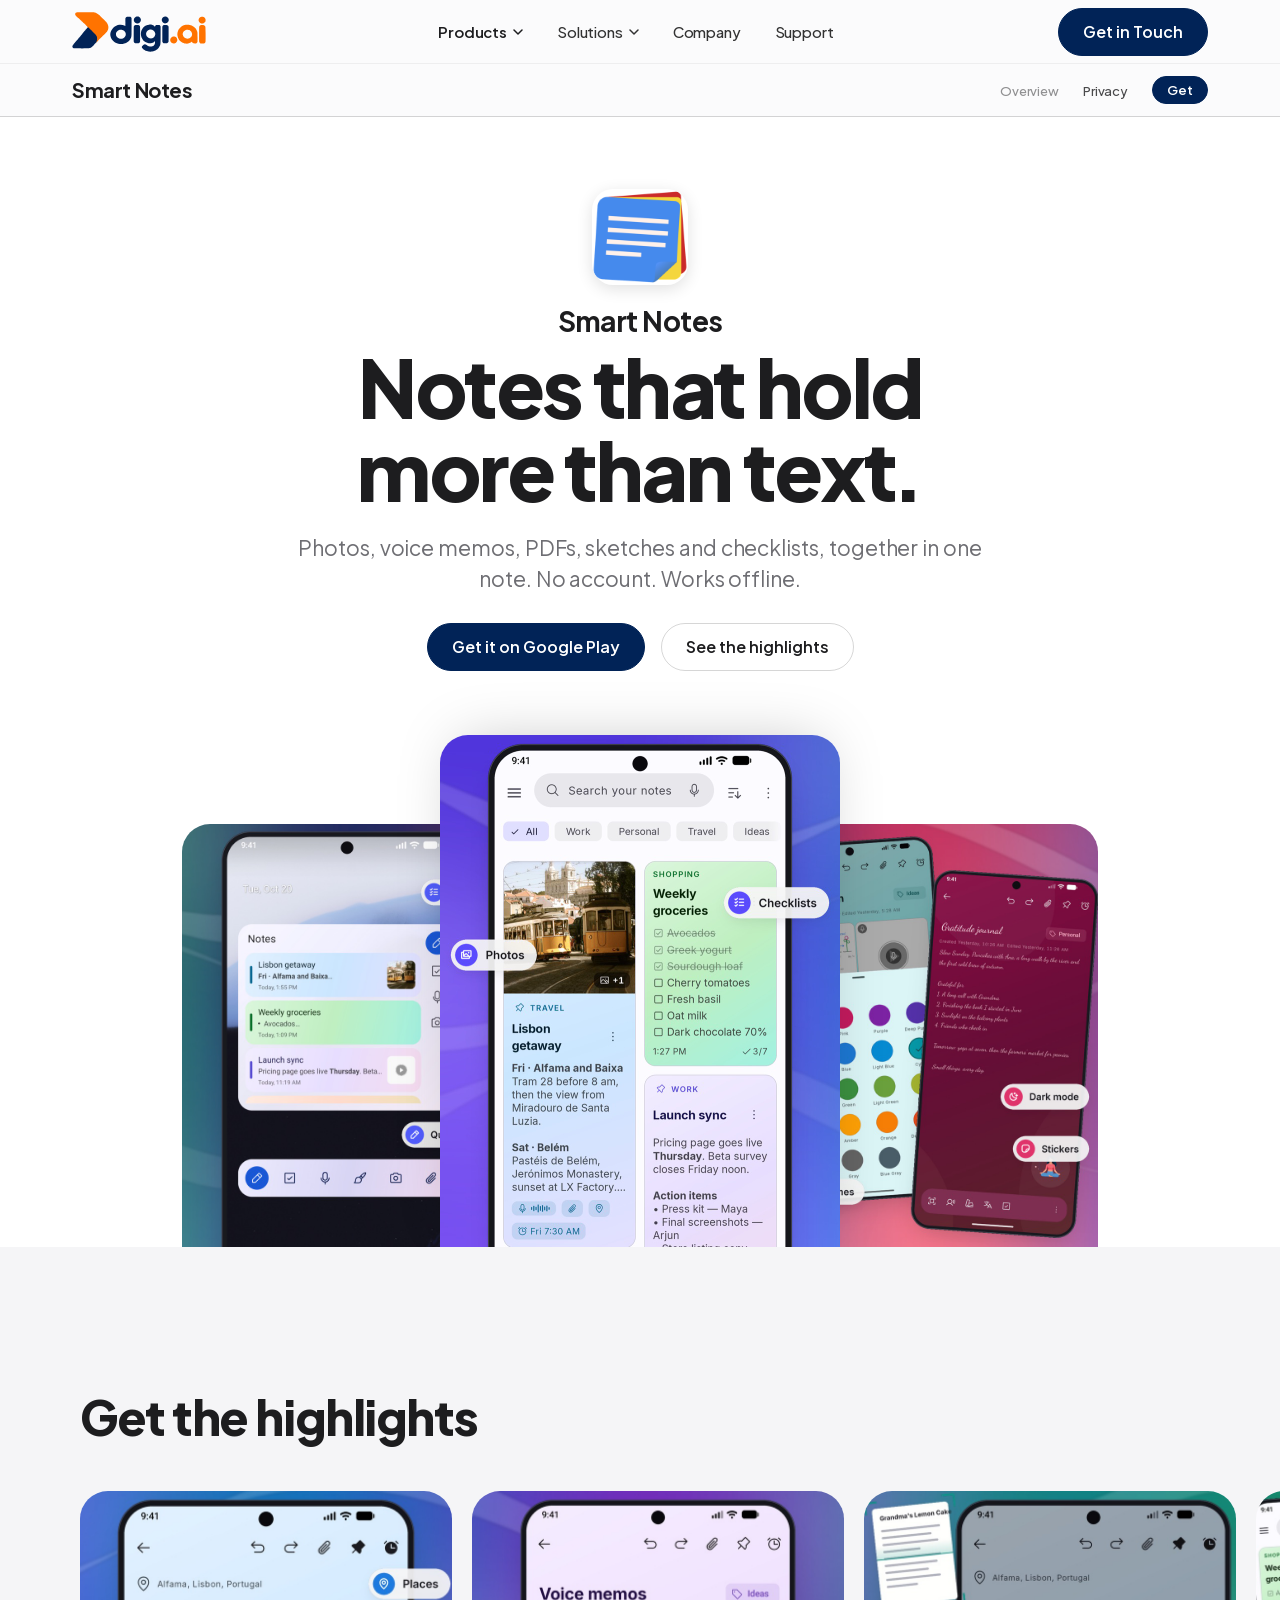
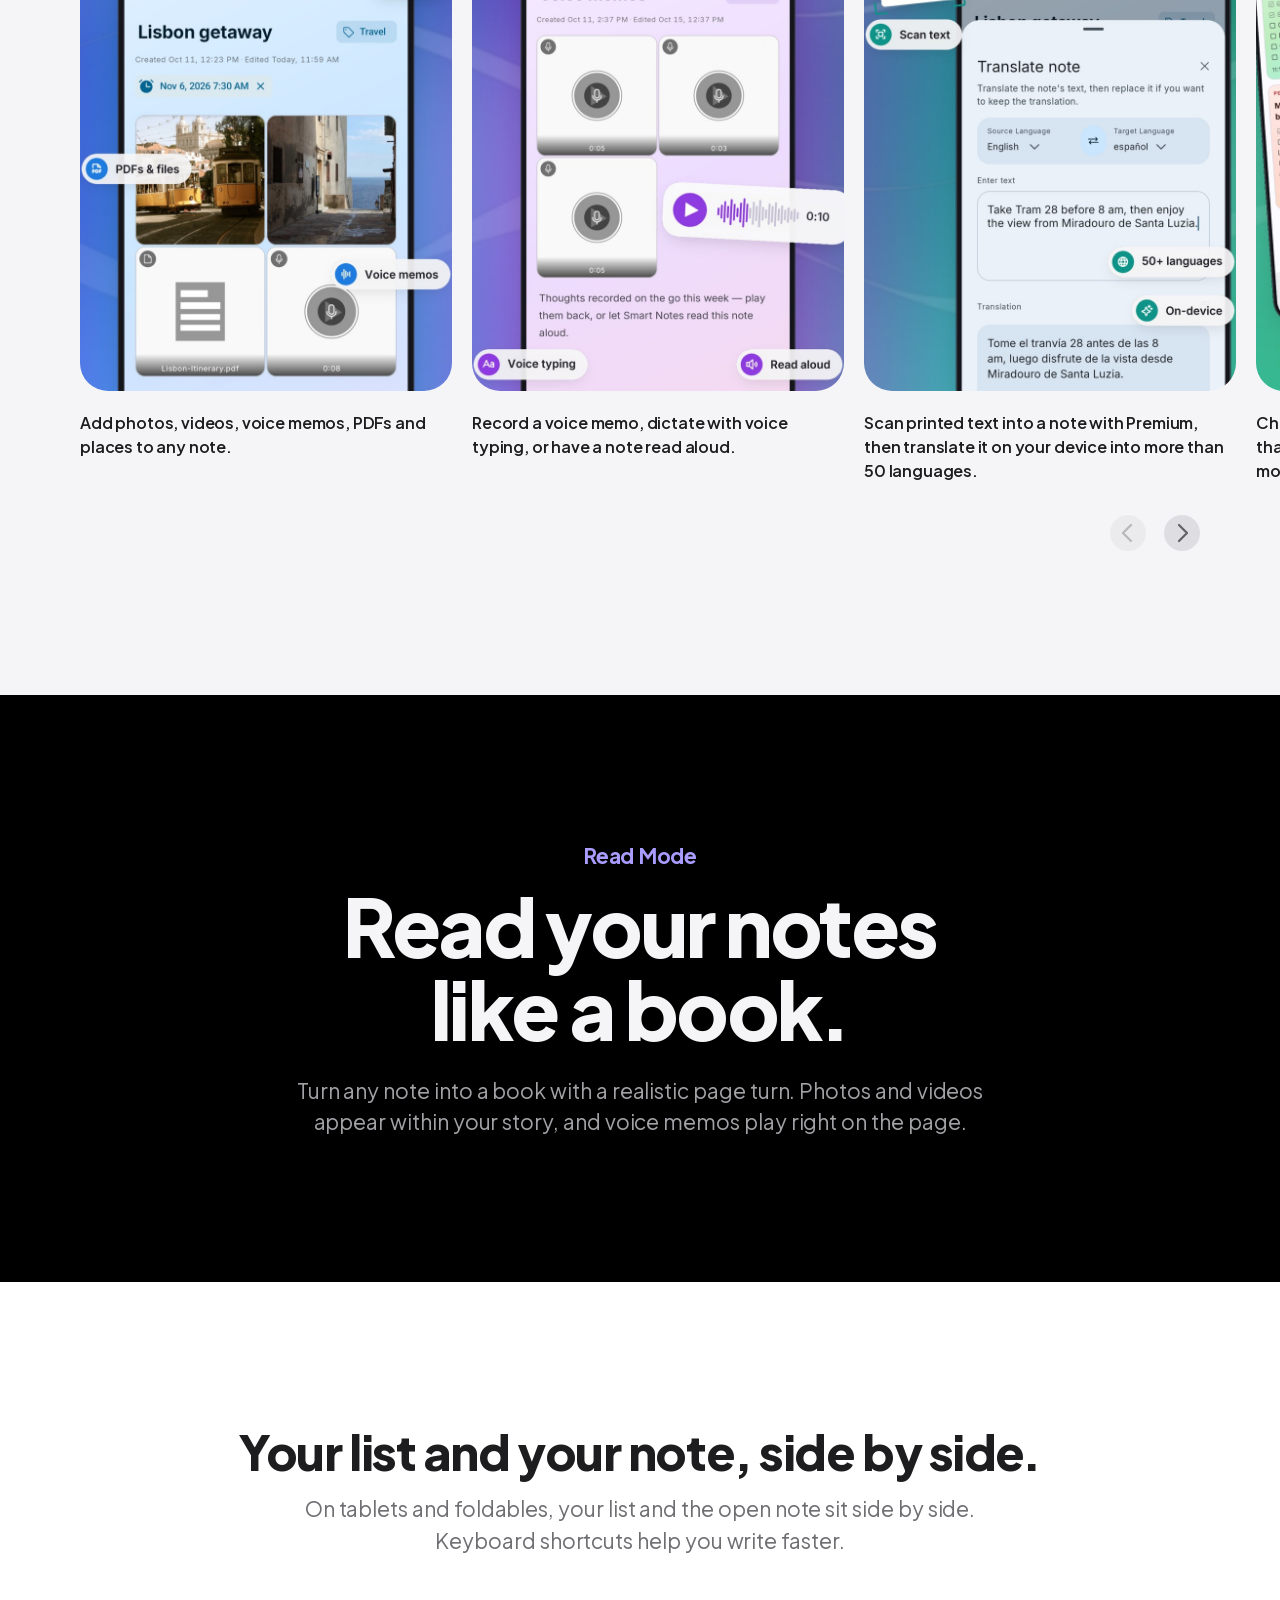
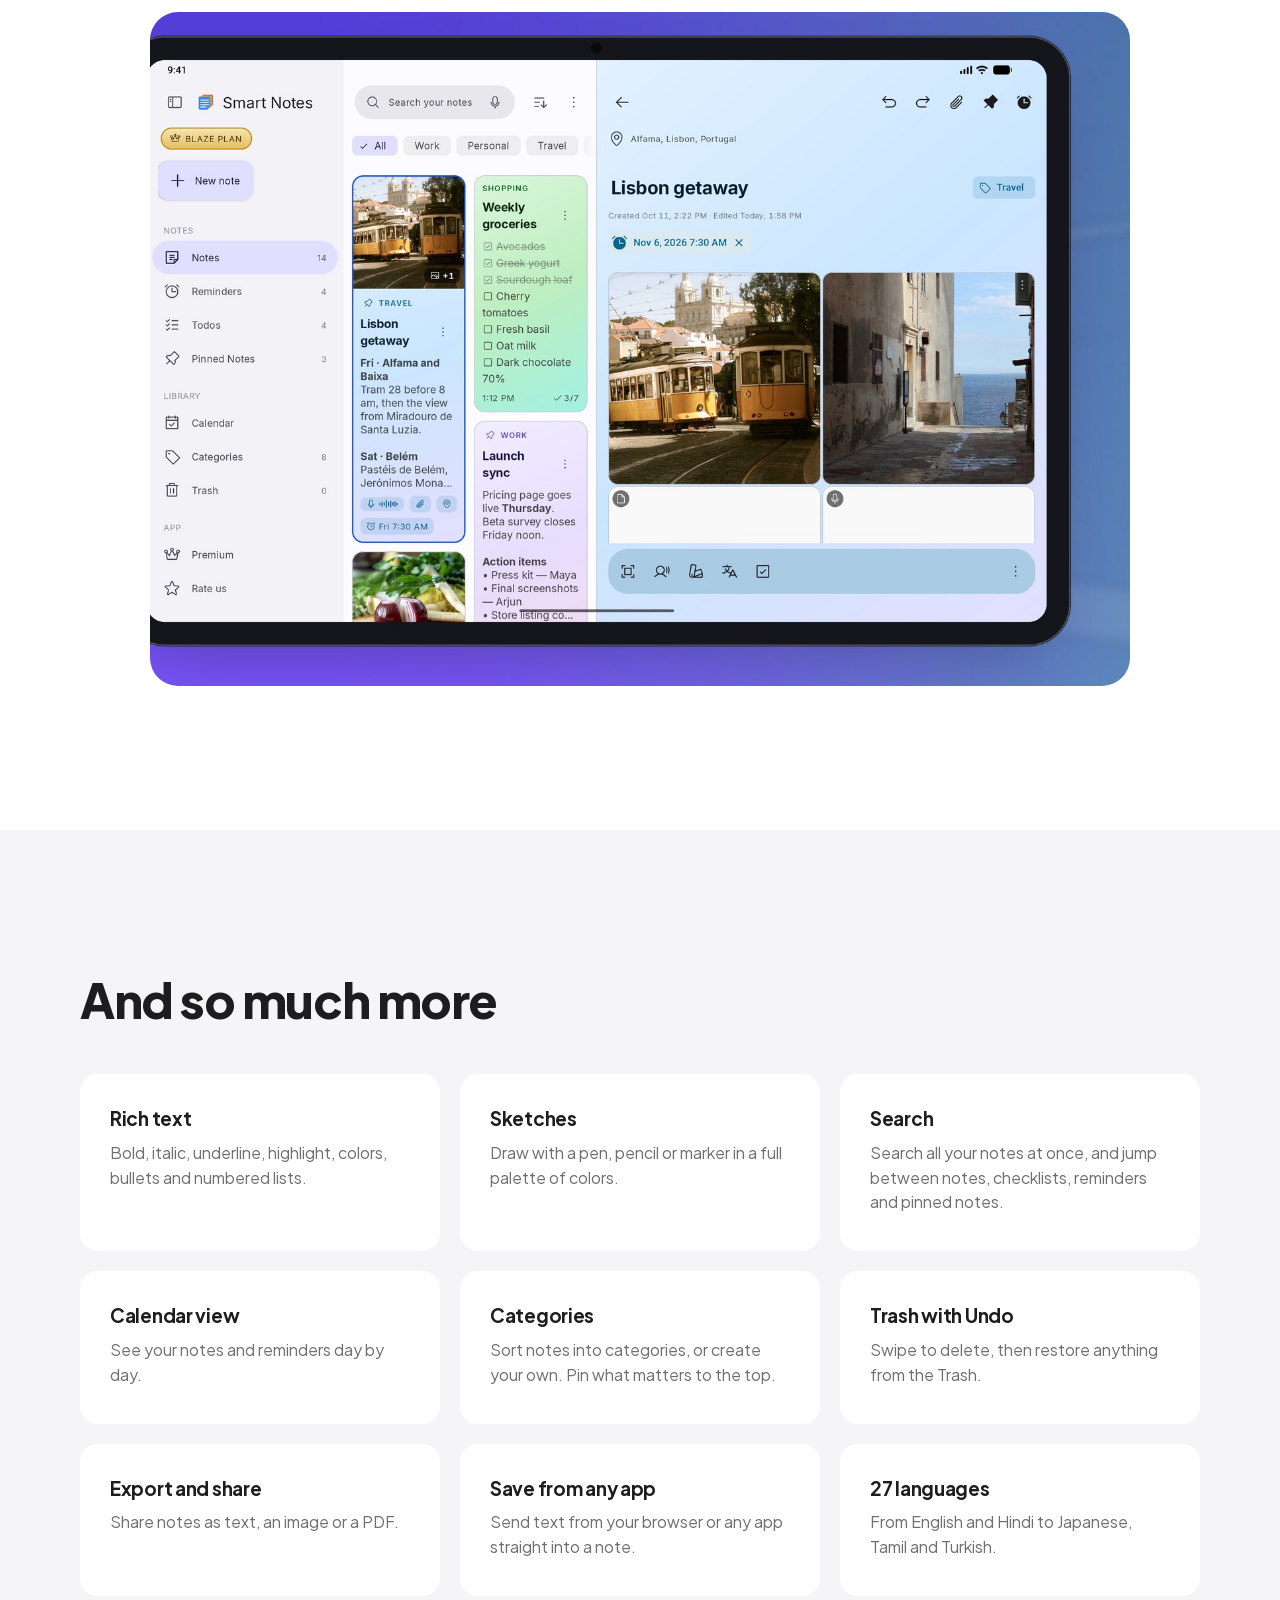
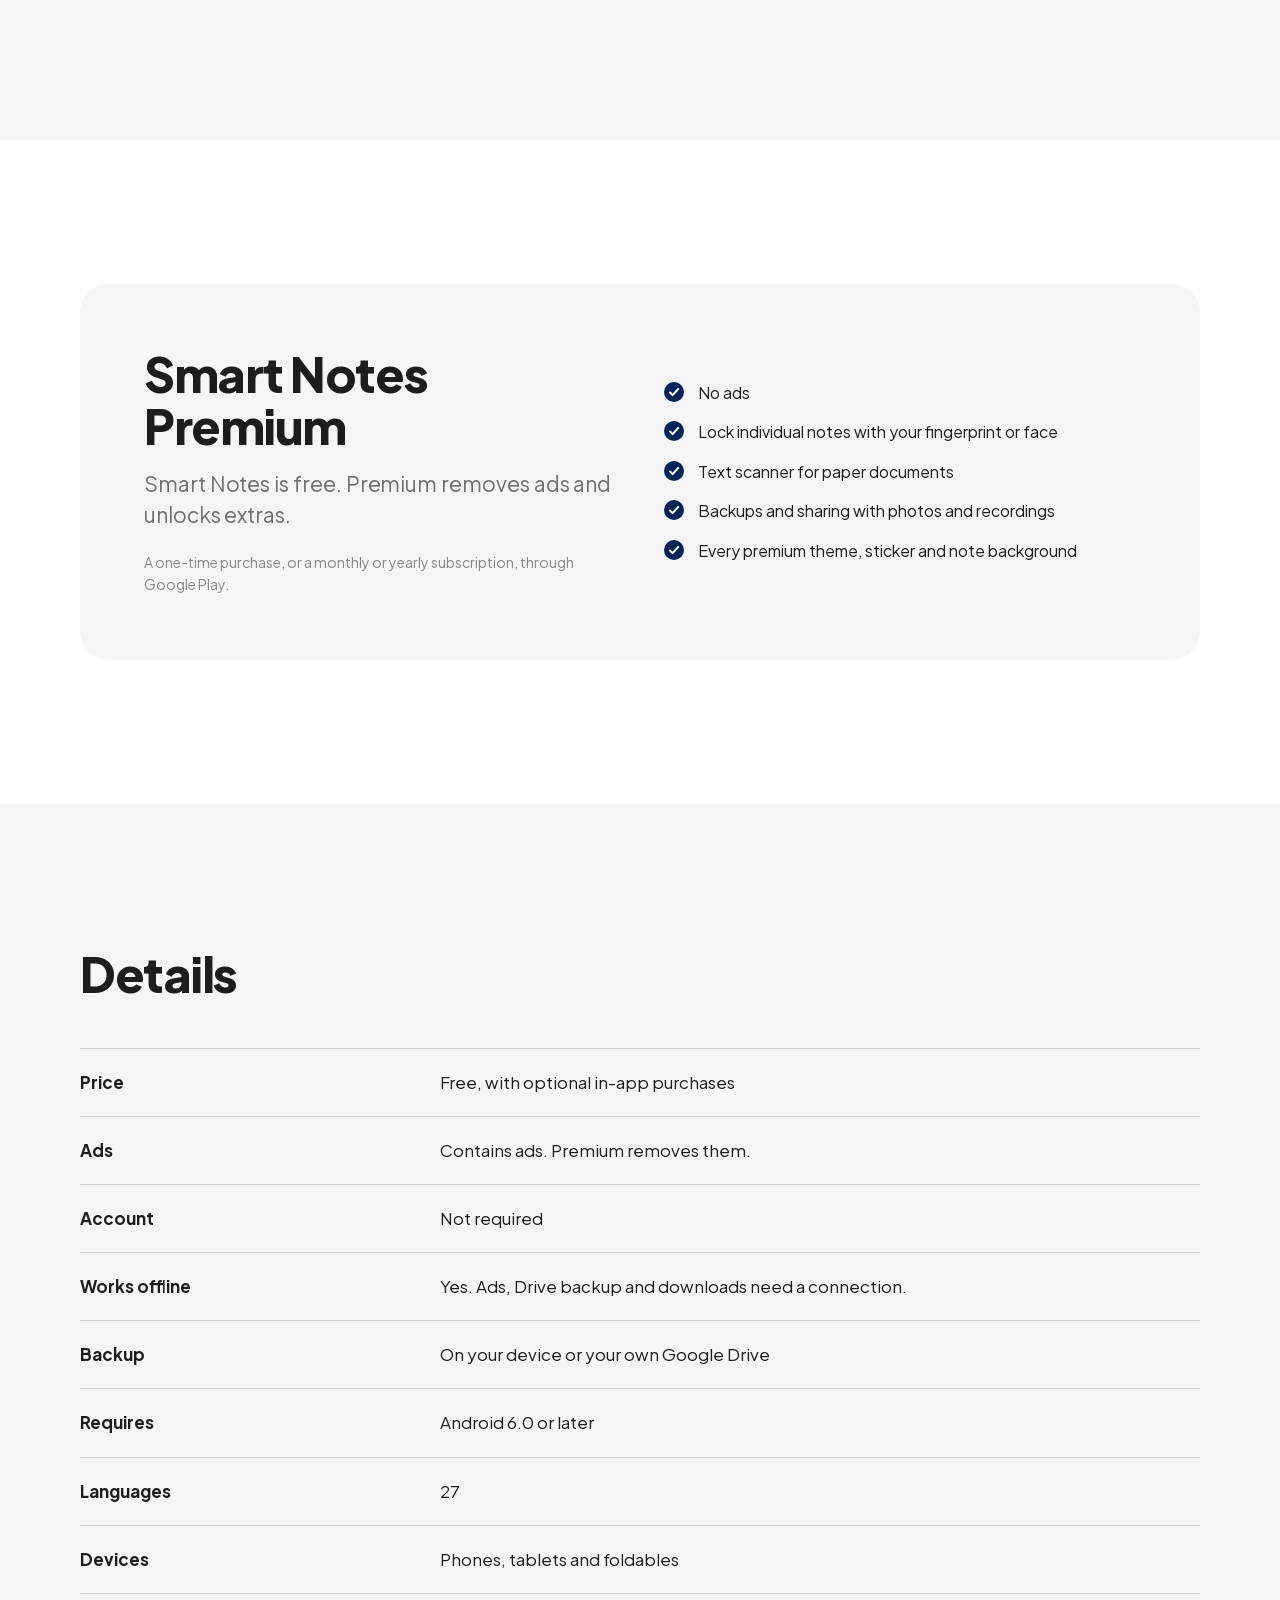
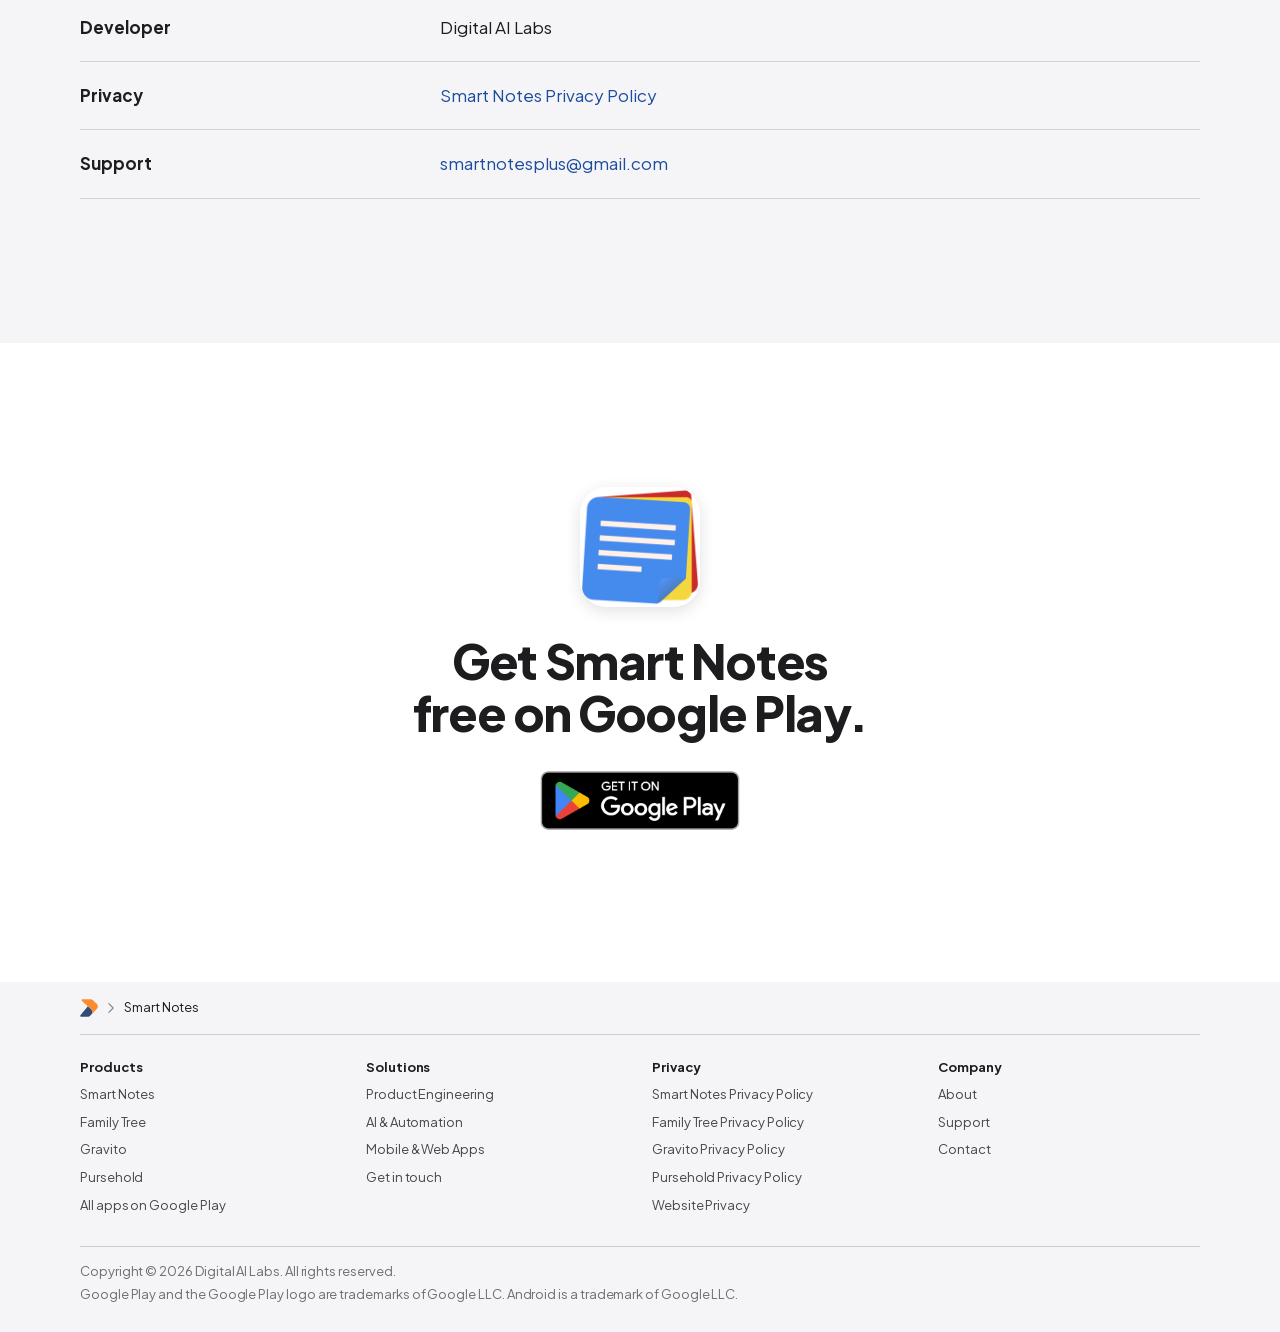
<file: smart-notes/index.html>
<!doctype html>
<html lang="en">
<head>
<meta charset="utf-8">
<meta name="viewport" content="width=device-width, initial-scale=1">
<title>Smart Notes – Notes, checklists and voice memos for Android | Digital AI Labs</title>
<meta name="description" content="Smart Notes is a notepad that holds more than text: photos, voice memos, PDFs, sketches, checklists and reminders. No account, works offline, backs up to Google Drive.">
<link rel="canonical" href="https://digiailabs.com/smart-notes/">

<meta name="theme-color" content="#ffffff" media="(prefers-color-scheme: light)">
<meta name="theme-color" content="#000000" media="(prefers-color-scheme: dark)">
<meta property="og:type" content="website">
<meta property="og:site_name" content="Digital AI Labs">
<meta property="og:title" content="Smart Notes – Notes, checklists and voice memos for Android | Digital AI Labs">
<meta property="og:description" content="Smart Notes is a notepad that holds more than text: photos, voice memos, PDFs, sketches, checklists and reminders. No account, works offline, backs up to Google Drive.">
<meta property="og:url" content="https://digiailabs.com/smart-notes/">
<meta property="og:image" content="https://digiailabs.com/assets/img/og/smart-notes.png?v=2">
<meta property="og:image:width" content="1200">
<meta property="og:image:height" content="630">
<meta name="twitter:card" content="summary_large_image">
<link rel="icon" href="/assets/img/brand/favicon.svg" type="image/svg+xml">
<link rel="icon" href="/assets/img/brand/favicon-32.png" sizes="32x32" type="image/png">
<link rel="apple-touch-icon" href="/assets/img/brand/apple-touch-icon.png">
<link rel="preload" href="/assets/fonts/jakarta-latin.woff2" as="font" type="font/woff2" crossorigin>
<link rel="stylesheet" href="/assets/fonts/jakarta.css">
<link rel="stylesheet" href="/assets/css/site.css">
<script src="/assets/js/site.js" defer></script>
<script type="application/ld+json">{
 "@context": "https://schema.org",
 "@graph": [
  {
   "@type": "MobileApplication",
   "name": "Smart Notes",
   "operatingSystem": "Android",
   "applicationCategory": "UtilitiesApplication",
   "description": "Smart Notes is a notepad that holds more than text: photos, voice memos, PDFs, sketches, checklists and reminders. No account, works offline, backs up to Google Drive.",
   "url": "https://digiailabs.com/smart-notes/",
   "installUrl": "https://play.google.com/store/apps/details?id=com.notepad.smartnotes",
   "image": "https://digiailabs.com/assets/img/icons/smart-notes.png",
   "offers": {
    "@type": "Offer",
    "price": "0",
    "priceCurrency": "USD"
   },
   "publisher": {
    "@type": "Organization",
    "name": "Digital AI Labs",
    "url": "https://digiailabs.com/"
   }
  },
  {
   "@type": "BreadcrumbList",
   "itemListElement": [
    {
     "@type": "ListItem",
     "position": 1,
     "name": "Digital AI Labs",
     "item": "https://digiailabs.com/"
    },
    {
     "@type": "ListItem",
     "position": 2,
     "name": "Smart Notes",
     "item": "https://digiailabs.com/smart-notes/"
    }
   ]
  }
 ]
}</script>
</head>
<body class="page-product theme-notes">
<a class="skip" href="#main">Skip to content</a>
<header class="globalnav">
  <nav class="globalnav-inner" aria-label="Global">
    <a class="brand" href="/" aria-label="Digital AI Labs home"><img class="brand-logo" src="/assets/img/brand/logo.svg" alt="" width="335" height="100"><img class="brand-logo-dark" src="/assets/img/brand/logo-dark.svg" alt="" width="335" height="100"></a>
    <button class="menu-toggle" type="button" aria-expanded="false" aria-controls="globalnav-menu"><span class="sr-only">Menu</span><span class="menu-icon" aria-hidden="true"></span></button>
    <div class="globalnav-menu" id="globalnav-menu">
      <ul class="globalnav-list">
        <li class="has-menu"><button class="menu-btn is-current" type="button" aria-expanded="false" aria-controls="menu-products">Products<svg class="caret" viewBox="0 0 10 6" aria-hidden="true"><path d="M1 1l4 4 4-4" fill="none" stroke="currentColor" stroke-width="1.5" stroke-linecap="round" stroke-linejoin="round"/></svg></button>
          <div class="menu-panel" id="menu-products"><ul class="menu-items"><li><a href="/smart-notes/"><img src="/assets/img/icons/smart-notes.png" alt="" width="40" height="40"><span><strong>Smart Notes</strong></span></a></li><li><a href="/family-tree/"><img src="/assets/img/icons/family-tree.png" alt="" width="40" height="40"><span><strong>Family Tree</strong></span></a></li><li><a href="/gravito/"><img src="/assets/img/icons/gravito.png" alt="" width="40" height="40"><span><strong>Gravito</strong></span></a></li><li><a href="/pursehold/"><img src="/assets/img/icons/pursehold.png" alt="" width="40" height="40"><span><strong>Pursehold</strong></span></a></li></ul><a class="menu-foot" href="https://play.google.com/store/apps/developer?id=Digital+AI+Labs">All apps on Google Play</a></div></li>
        <li class="has-menu"><button class="menu-btn" type="button" aria-expanded="false" aria-controls="menu-solutions">Solutions<svg class="caret" viewBox="0 0 10 6" aria-hidden="true"><path d="M1 1l4 4 4-4" fill="none" stroke="currentColor" stroke-width="1.5" stroke-linecap="round" stroke-linejoin="round"/></svg></button>
          <div class="menu-panel" id="menu-solutions"><ul class="menu-items"><li><a href="/solutions/#engineering"><svg class="svc-icon" viewBox="0 0 40 40" aria-hidden="true"><g fill="none" stroke="currentColor" stroke-width="2" stroke-linejoin="round"><path d="M20 6 4 14l16 8 16-8z"/><path d="m4 20 16 8 16-8"/><path d="m4 26 16 8 16-8"/></g></svg><span><strong>Product Engineering</strong><small>Build, scale, and modernize digital products.</small></span></a></li><li><a href="/solutions/#ai"><svg class="svc-icon" viewBox="0 0 40 40" aria-hidden="true"><g fill="none" stroke="currentColor" stroke-width="2" stroke-linecap="round" stroke-linejoin="round"><rect x="10" y="10" width="20" height="20" rx="4"/><rect x="16" y="16" width="8" height="8" rx="1.5"/><path d="M15 4v6M20 4v6M25 4v6M15 30v6M20 30v6M25 30v6M4 15h6M4 20h6M4 25h6M30 15h6M30 20h6M30 25h6"/></g></svg><span><strong>AI &amp; Automation</strong><small>Leverage AI to improve productivity and experiences.</small></span></a></li><li><a href="/solutions/#apps"><svg class="svc-icon" viewBox="0 0 40 40" aria-hidden="true"><g fill="none" stroke="currentColor" stroke-width="2" stroke-linejoin="round"><rect x="3" y="8" width="26" height="18" rx="2.5"/><path d="M10 31h12" stroke-linecap="round"/><rect x="24" y="15" width="13" height="21" rx="2.5" fill="var(--bg)"/><path d="M29 32h3" stroke-linecap="round"/></g></svg><span><strong>Mobile &amp; Web Apps</strong><small>High-quality apps for Android, iOS, and web.</small></span></a></li></ul><a class="menu-foot" href="/solutions/">Explore AI solutions</a></div></li>
        <li><a href="/about/">Company</a></li>
        <li><a href="/support/">Support</a></li>
      </ul>
      <a class="pill pill-nav" href="/contact/">Get in Touch</a>
    </div>
  </nav>
</header>
<nav class="localnav" aria-label="Smart Notes">
  <div class="localnav-inner">
    <a class="localnav-title" href="/smart-notes/">Smart Notes</a>
    <ul class="localnav-links"><li><a href="/smart-notes/" aria-current="page">Overview</a></li><li><a href="/smart-notes/privacy/">Privacy</a></li></ul>
    <a class="pill pill-small" href="https://play.google.com/store/apps/details?id=com.notepad.smartnotes">Get</a>
  </div>
</nav>
<main id="main">
<section class="product-hero">
  <div class="container center">
    <img class="hero-icon" src="/assets/img/icons/smart-notes.png" alt="" width="96" height="96">
    <h1 class="hero-eyebrow">Smart Notes</h1>
    <p class="hero-headline">Notes that hold more than text<span class="dot">.</span></p>
    <p class="hero-sub">Photos, voice memos, PDFs, sketches and checklists, together in one note. No account. Works offline.</p>
    <div class="ctas"><a class="pill" href="https://play.google.com/store/apps/details?id=com.notepad.smartnotes">Get it on Google Play</a><a class="pill pill-outline" href="#highlights">See the highlights</a></div>
  </div>
  <div class="hero-media"><div class="fan">
  <div class="fan-side fan-left"><img class="" src="/assets/img/smart-notes/phone-05.jpg" alt="" width="1078" height="1380" fetchpriority="high"></div>
  <div class="fan-center"><img class="" src="/assets/img/smart-notes/phone-00.jpg" alt="Smart Notes showing colorful note cards" width="1078" height="1380" fetchpriority="high"></div>
  <div class="fan-side fan-right"><img class="" src="/assets/img/smart-notes/phone-06.jpg" alt="" width="1078" height="1380" fetchpriority="high"></div>
</div></div>
</section><section class="section gallery-section" aria-labelledby="highlights">
  <div class="container">
    <h2 class="section-headline" id="highlights">Get the highlights</h2>
  </div>
  <div class="gallery" data-gallery>
    <ul class="gallery-track" tabindex="0" aria-label="Highlights"><li class="gallery-card">
  <figure>
    <img class="" src="/assets/img/smart-notes/phone-01.jpg" alt="Add photos, videos, voice memos, PDFs and places to any note." width="1078" height="1380" loading="lazy" decoding="async">
    <figcaption>Add photos, videos, voice memos, PDFs and places to any note.</figcaption>
  </figure>
</li><li class="gallery-card">
  <figure>
    <img class="" src="/assets/img/smart-notes/phone-02.jpg" alt="Record a voice memo, dictate with voice typing, or have a note read aloud." width="1078" height="1380" loading="lazy" decoding="async">
    <figcaption>Record a voice memo, dictate with voice typing, or have a note read aloud.</figcaption>
  </figure>
</li><li class="gallery-card">
  <figure>
    <img class="" src="/assets/img/smart-notes/phone-03.jpg" alt="Scan printed text into a note with Premium, then translate it on your device into more than 50 languages." width="1078" height="1380" loading="lazy" decoding="async">
    <figcaption>Scan printed text into a note with Premium, then translate it on your device into more than 50 languages.</figcaption>
  </figure>
</li><li class="gallery-card">
  <figure>
    <img class="" src="/assets/img/smart-notes/phone-04.jpg" alt="Checklists you can tick off, and reminders that repeat daily, on weekdays, weekly, monthly or yearly." width="1078" height="1380" loading="lazy" decoding="async">
    <figcaption>Checklists you can tick off, and reminders that repeat daily, on weekdays, weekly, monthly or yearly.</figcaption>
  </figure>
</li><li class="gallery-card">
  <figure>
    <img class="" src="/assets/img/smart-notes/phone-05.jpg" alt="Home screen widgets in your theme. Start a note, checklist or voice memo in one tap." width="1078" height="1380" loading="lazy" decoding="async">
    <figcaption>Home screen widgets in your theme. Start a note, checklist or voice memo in one tap.</figcaption>
  </figure>
</li><li class="gallery-card">
  <figure>
    <img class="" src="/assets/img/smart-notes/phone-06.jpg" alt="20 color themes, handwriting fonts and animated stickers." width="1078" height="1380" loading="lazy" decoding="async">
    <figcaption>20 color themes, handwriting fonts and animated stickers.</figcaption>
  </figure>
</li><li class="gallery-card">
  <figure>
    <img class="" src="/assets/img/smart-notes/phone-07.jpg" alt="Works without internet, locks with your screen lock and backs up to Google Drive." width="1078" height="1380" loading="lazy" decoding="async">
    <figcaption>Works without internet, locks with your screen lock and backs up to Google Drive.</figcaption>
  </figure>
</li></ul>
    <div class="gallery-controls">
      <button type="button" class="gallery-btn" data-dir="-1" aria-label="Previous"><svg viewBox="0 0 36 36" aria-hidden="true"><path d="M21 10l-8 8 8 8" fill="none" stroke="currentColor" stroke-width="2.2" stroke-linecap="round" stroke-linejoin="round"/></svg></button>
      <button type="button" class="gallery-btn" data-dir="1" aria-label="Next"><svg viewBox="0 0 36 36" aria-hidden="true"><path d="M15 10l8 8-8 8" fill="none" stroke="currentColor" stroke-width="2.2" stroke-linecap="round" stroke-linejoin="round"/></svg></button>
    </div>
  </div>
</section><section class="section statement statement-dark">
  <div class="container narrow" data-reveal>
    <p class="statement-kicker">Read Mode</p>
    <h2 class="statement-headline">Read your notes like a book<span class="dot">.</span></h2>
    <p class="statement-text">Turn any note into a book with a realistic page turn. Photos and videos appear within your story, and voice memos play right on the page.</p>
  </div>
</section><section class="section bigscreen">
  <div class="container">
    <h2 class="section-headline center">Your list and your note, side by side<span class="dot">.</span></h2>
    <p class="section-intro center">On tablets and foldables, your list and the open note sit side by side. Keyboard shortcuts help you write faster.</p>
    <div class="bigscreen-media" data-reveal><img class="" src="/assets/img/smart-notes/tablet.jpg" alt="Your list and your note, side by side." width="1480" height="1440" loading="lazy" decoding="async"></div>
  </div>
</section><section class="section features">
  <div class="container">
    <h2 class="section-headline">And so much more</h2>
    <ul class="feature-grid"><li class="feature" data-reveal style="--d:0ms"><h3>Rich text</h3><p>Bold, italic, underline, highlight, colors, bullets and numbered lists.</p></li><li class="feature" data-reveal style="--d:120ms"><h3>Sketches</h3><p>Draw with a pen, pencil or marker in a full palette of colors.</p></li><li class="feature" data-reveal style="--d:240ms"><h3>Search</h3><p>Search all your notes at once, and jump between notes, checklists, reminders and pinned notes.</p></li><li class="feature" data-reveal style="--d:0ms"><h3>Calendar view</h3><p>See your notes and reminders day by day.</p></li><li class="feature" data-reveal style="--d:120ms"><h3>Categories</h3><p>Sort notes into categories, or create your own. Pin what matters to the top.</p></li><li class="feature" data-reveal style="--d:240ms"><h3>Trash with Undo</h3><p>Swipe to delete, then restore anything from the Trash.</p></li><li class="feature" data-reveal style="--d:0ms"><h3>Export and share</h3><p>Share notes as text, an image or a PDF.</p></li><li class="feature" data-reveal style="--d:120ms"><h3>Save from any app</h3><p>Send text from your browser or any app straight into a note.</p></li><li class="feature" data-reveal style="--d:240ms"><h3>27 languages</h3><p>From English and Hindi to Japanese, Tamil and Turkish.</p></li></ul>
  </div>
</section><section class="section premium">
  <div class="container">
    <div class="premium-card" data-reveal>
      <div class="premium-copy">
        <h2 class="section-headline">Smart Notes Premium</h2>
        <p class="section-intro">Smart Notes is free. Premium removes ads and unlocks extras.</p>
        <p class="premium-note">A one-time purchase, or a monthly or yearly subscription, through Google Play.</p>
      </div>
      <ul class="premium-list"><li>No ads</li><li>Lock individual notes with your fingerprint or face</li><li>Text scanner for paper documents</li><li>Backups and sharing with photos and recordings</li><li>Every premium theme, sticker and note background</li></ul>
    </div>
  </div>
</section><section class="section details" aria-labelledby="details">
  <div class="container">
    <h2 class="section-headline" id="details">Details</h2>
    <dl class="specs"><div class="spec"><dt>Price</dt><dd>Free, with optional in-app purchases</dd></div><div class="spec"><dt>Ads</dt><dd>Contains ads. Premium removes them.</dd></div><div class="spec"><dt>Account</dt><dd>Not required</dd></div><div class="spec"><dt>Works offline</dt><dd>Yes. Ads, Drive backup and downloads need a connection.</dd></div><div class="spec"><dt>Backup</dt><dd>On your device or your own Google Drive</dd></div><div class="spec"><dt>Requires</dt><dd>Android 6.0 or later</dd></div><div class="spec"><dt>Languages</dt><dd>27</dd></div><div class="spec"><dt>Devices</dt><dd>Phones, tablets and foldables</dd></div><div class="spec"><dt>Developer</dt><dd>Digital AI Labs</dd></div><div class="spec"><dt>Privacy</dt><dd><a href="/smart-notes/privacy/">Smart Notes Privacy Policy</a></dd></div><div class="spec"><dt>Support</dt><dd><a href="mailto:smartnotesplus@gmail.com">smartnotesplus@gmail.com</a></dd></div></dl>
  </div>
</section><section class="section cta-band">
  <div class="container center">
    <img class="cta-icon" src="/assets/img/icons/smart-notes.png" alt="" width="120" height="120" loading="lazy">
    <h2 class="cta-headline">Get Smart Notes free on Google Play<span class="dot">.</span></h2>
    <a class="play-badge" href="https://play.google.com/store/apps/details?id=com.notepad.smartnotes"><img src="/assets/img/brand/google-play-badge.png" alt="Get it on Google Play" width="200" height="60" loading="lazy"></a>
  </div>
</section>
</main>
<footer class="footer">
  <div class="footer-inner">
    <nav class="breadcrumbs" aria-label="Breadcrumb"><a href="/" class="crumb-home" aria-label="Digital AI Labs"><img class="mark" src="/assets/img/brand/mark.svg" alt="" width="100" height="100"></a><svg class="chev" viewBox="0 0 8 14" aria-hidden="true"><path d="M1 1l6 6-6 6" fill="none" stroke="currentColor" stroke-width="1.6" stroke-linecap="round" stroke-linejoin="round"/></svg><span>Smart Notes</span></nav>
    <div class="directory">
      <div class="dir-col">
        <h3>Products</h3>
        <ul>
          <li><a href="/smart-notes/">Smart Notes</a></li>
          <li><a href="/family-tree/">Family Tree</a></li>
          <li><a href="/gravito/">Gravito</a></li>
          <li><a href="/pursehold/">Pursehold</a></li>
          <li><a href="https://play.google.com/store/apps/developer?id=Digital+AI+Labs">All apps on Google Play</a></li>
        </ul>
      </div>
      <div class="dir-col">
        <h3>Solutions</h3>
        <ul>
          <li><a href="/solutions/#engineering">Product Engineering</a></li>
          <li><a href="/solutions/#ai">AI &amp; Automation</a></li>
          <li><a href="/solutions/#apps">Mobile &amp; Web Apps</a></li>
          <li><a href="/contact/">Get in touch</a></li>
        </ul>
      </div>
      <div class="dir-col">
        <h3>Privacy</h3>
        <ul>
          <li><a href="/smart-notes/privacy/">Smart Notes Privacy Policy</a></li>
          <li><a href="/family-tree/privacy/">Family Tree Privacy Policy</a></li>
          <li><a href="/gravito/privacy/">Gravito Privacy Policy</a></li>
          <li><a href="/pursehold/privacy/">Pursehold Privacy Policy</a></li>
          <li><a href="/privacy/">Website Privacy</a></li>
        </ul>
      </div>
      <div class="dir-col">
        <h3>Company</h3>
        <ul>
          <li><a href="/about/">About</a></li>
          <li><a href="/support/">Support</a></li>
          <li><a href="/contact/">Contact</a></li>
        </ul>
      </div>
    </div>
    <div class="legal-row">
      <p>Copyright © 2026 Digital AI Labs. All rights reserved.</p>
      <p>Google Play and the Google Play logo are trademarks of Google LLC. Android is a trademark of Google LLC.</p>
    </div>
  </div>
</footer>
</body>
</html>
</file>
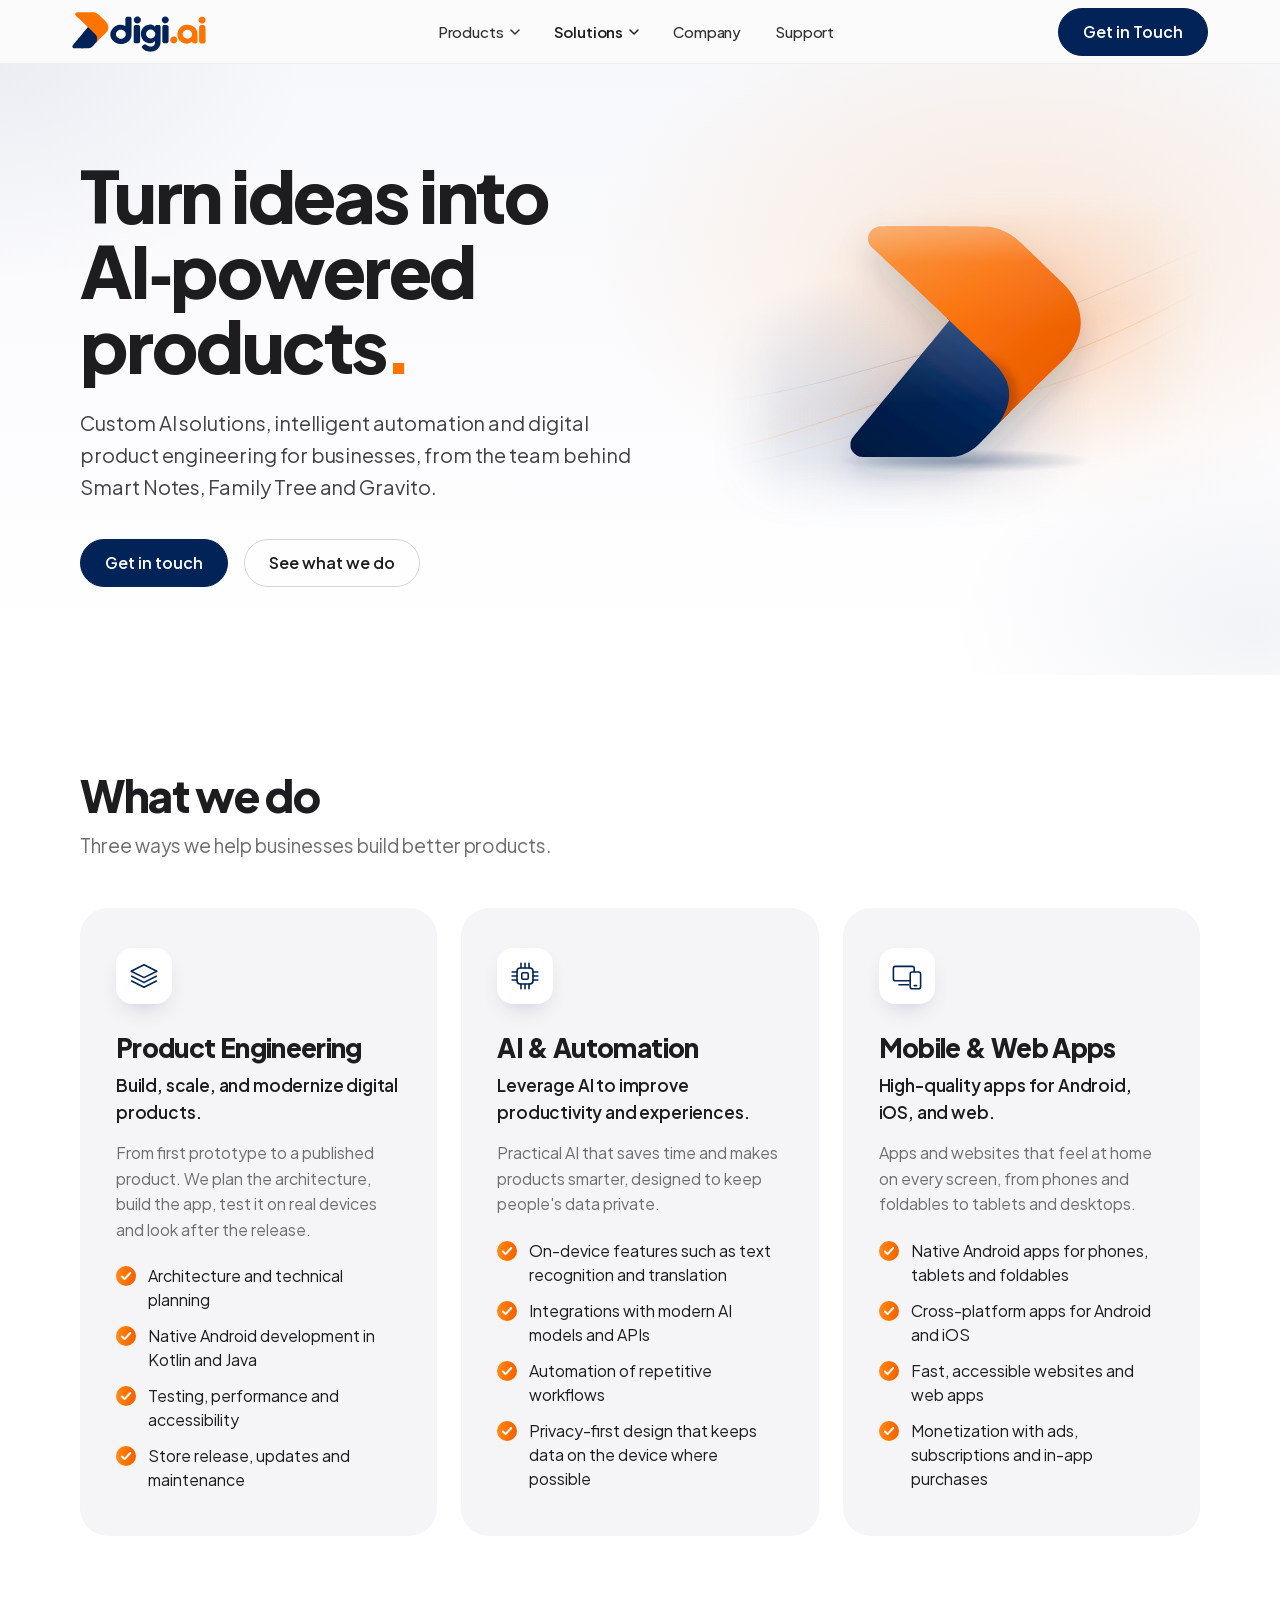
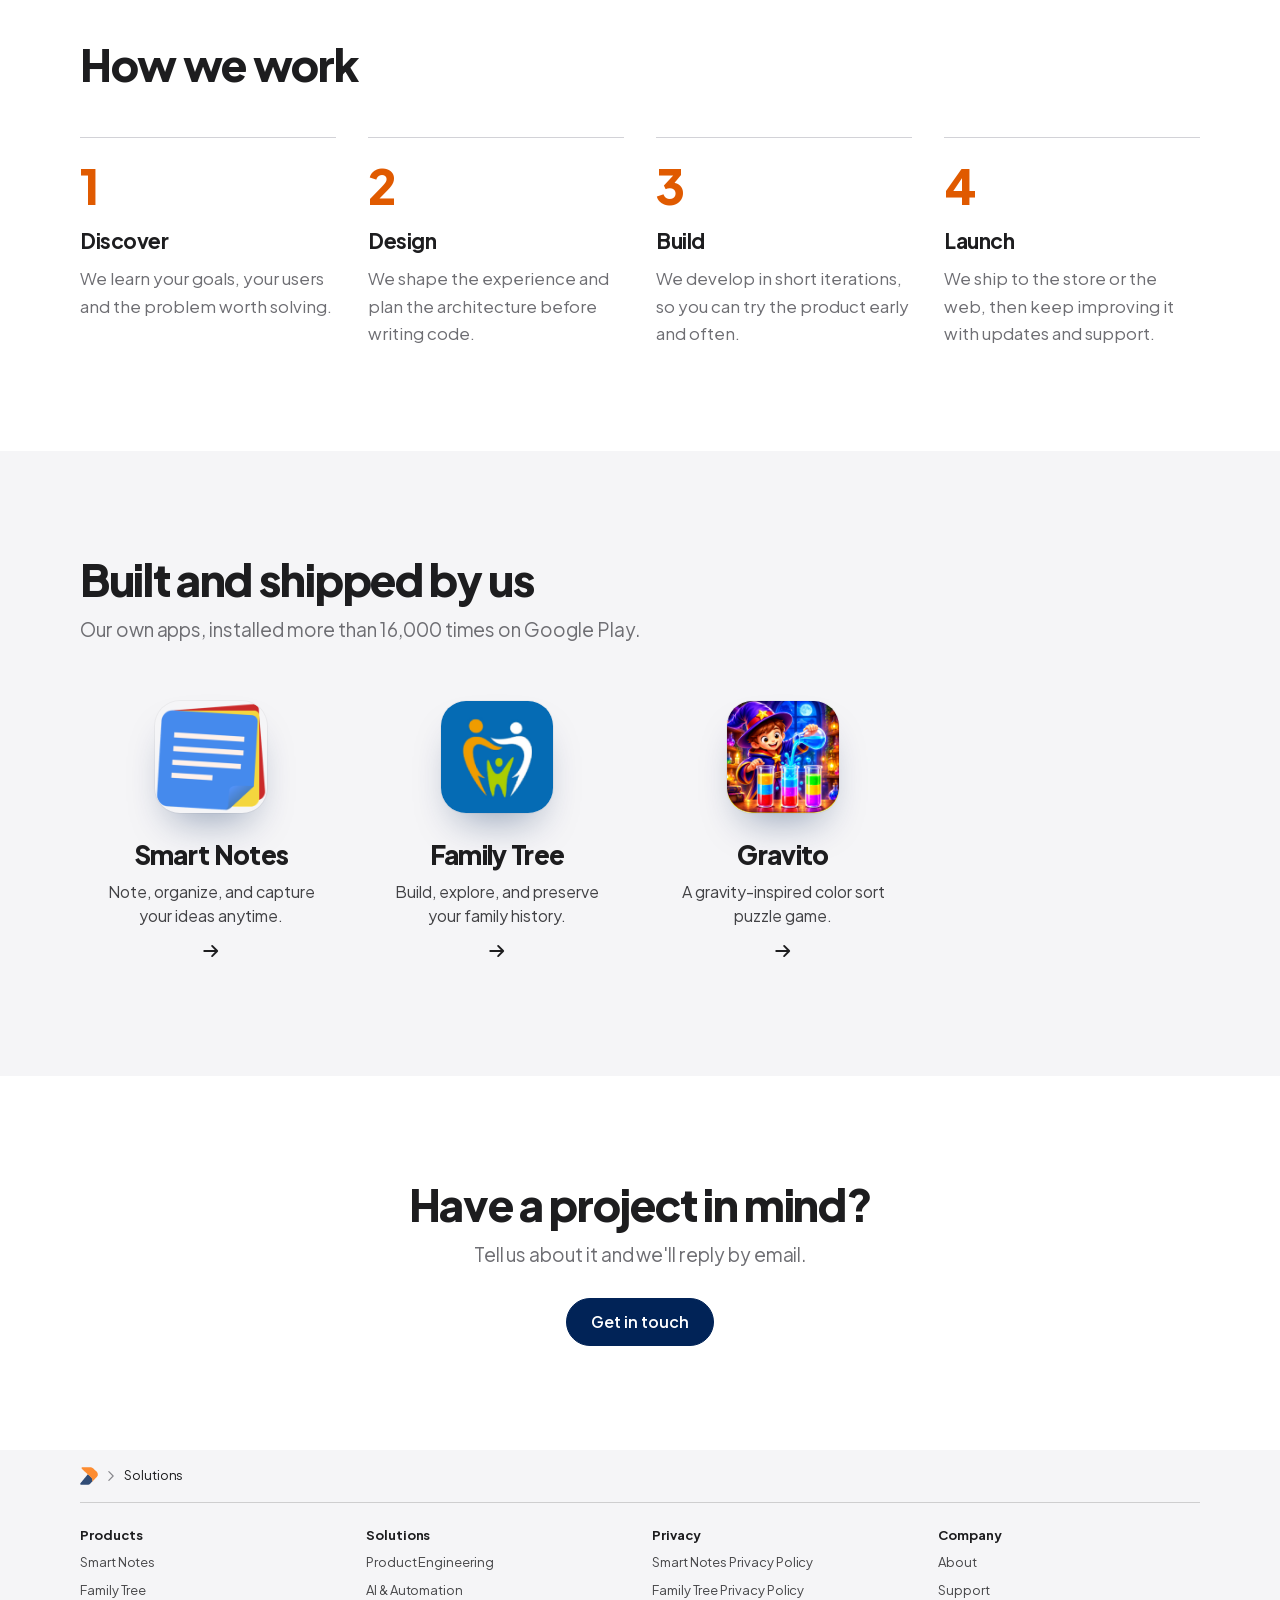
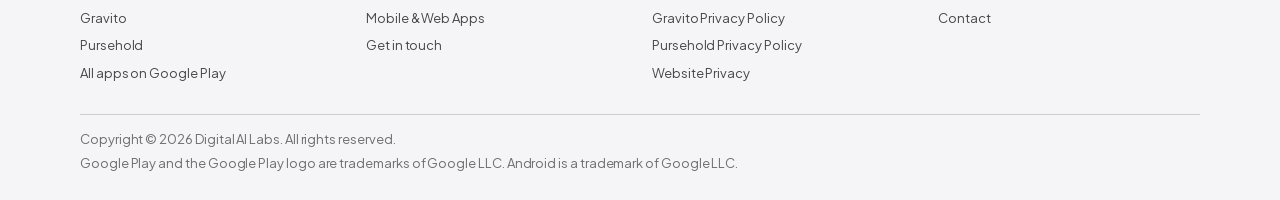
<file: solutions/index.html>
<!doctype html>
<html lang="en">
<head>
<meta charset="utf-8">
<meta name="viewport" content="width=device-width, initial-scale=1">
<title>AI Solutions and Product Engineering | Digital AI Labs</title>
<meta name="description" content="Custom AI solutions, intelligent automation and product engineering for businesses: native Android, cross-platform and web apps by Digital AI Labs.">
<link rel="canonical" href="https://digiailabs.com/solutions/">

<meta name="theme-color" content="#ffffff" media="(prefers-color-scheme: light)">
<meta name="theme-color" content="#000000" media="(prefers-color-scheme: dark)">
<meta property="og:type" content="website">
<meta property="og:site_name" content="Digital AI Labs">
<meta property="og:title" content="AI Solutions and Product Engineering | Digital AI Labs">
<meta property="og:description" content="Custom AI solutions, intelligent automation and product engineering for businesses: native Android, cross-platform and web apps by Digital AI Labs.">
<meta property="og:url" content="https://digiailabs.com/solutions/">
<meta property="og:image" content="https://digiailabs.com/assets/img/og/home.png?v=2">
<meta property="og:image:width" content="1200">
<meta property="og:image:height" content="630">
<meta name="twitter:card" content="summary_large_image">
<link rel="icon" href="/assets/img/brand/favicon.svg" type="image/svg+xml">
<link rel="icon" href="/assets/img/brand/favicon-32.png" sizes="32x32" type="image/png">
<link rel="apple-touch-icon" href="/assets/img/brand/apple-touch-icon.png">
<link rel="preload" href="/assets/fonts/jakarta-latin.woff2" as="font" type="font/woff2" crossorigin>
<link rel="stylesheet" href="/assets/fonts/jakarta.css">
<link rel="stylesheet" href="/assets/css/site.css">
<script src="/assets/js/site.js" defer></script>
<script type="application/ld+json">{
 "@context": "https://schema.org",
 "@graph": [
  {
   "@type": "Service",
   "name": "Product Engineering",
   "description": "Build, scale, and modernize digital products.",
   "provider": {
    "@type": "Organization",
    "name": "Digital AI Labs",
    "url": "https://digiailabs.com/"
   },
   "url": "https://digiailabs.com/solutions/#engineering"
  },
  {
   "@type": "Service",
   "name": "AI & Automation",
   "description": "Leverage AI to improve productivity and experiences.",
   "provider": {
    "@type": "Organization",
    "name": "Digital AI Labs",
    "url": "https://digiailabs.com/"
   },
   "url": "https://digiailabs.com/solutions/#ai"
  },
  {
   "@type": "Service",
   "name": "Mobile & Web Apps",
   "description": "High-quality apps for Android, iOS, and web.",
   "provider": {
    "@type": "Organization",
    "name": "Digital AI Labs",
    "url": "https://digiailabs.com/"
   },
   "url": "https://digiailabs.com/solutions/#apps"
  }
 ]
}</script>
</head>
<body class="page-solutions">
<a class="skip" href="#main">Skip to content</a>
<header class="globalnav">
  <nav class="globalnav-inner" aria-label="Global">
    <a class="brand" href="/" aria-label="Digital AI Labs home"><img class="brand-logo" src="/assets/img/brand/logo.svg" alt="" width="335" height="100"><img class="brand-logo-dark" src="/assets/img/brand/logo-dark.svg" alt="" width="335" height="100"></a>
    <button class="menu-toggle" type="button" aria-expanded="false" aria-controls="globalnav-menu"><span class="sr-only">Menu</span><span class="menu-icon" aria-hidden="true"></span></button>
    <div class="globalnav-menu" id="globalnav-menu">
      <ul class="globalnav-list">
        <li class="has-menu"><button class="menu-btn" type="button" aria-expanded="false" aria-controls="menu-products">Products<svg class="caret" viewBox="0 0 10 6" aria-hidden="true"><path d="M1 1l4 4 4-4" fill="none" stroke="currentColor" stroke-width="1.5" stroke-linecap="round" stroke-linejoin="round"/></svg></button>
          <div class="menu-panel" id="menu-products"><ul class="menu-items"><li><a href="/smart-notes/"><img src="/assets/img/icons/smart-notes.png" alt="" width="40" height="40"><span><strong>Smart Notes</strong></span></a></li><li><a href="/family-tree/"><img src="/assets/img/icons/family-tree.png" alt="" width="40" height="40"><span><strong>Family Tree</strong></span></a></li><li><a href="/gravito/"><img src="/assets/img/icons/gravito.png" alt="" width="40" height="40"><span><strong>Gravito</strong></span></a></li><li><a href="/pursehold/"><img src="/assets/img/icons/pursehold.png" alt="" width="40" height="40"><span><strong>Pursehold</strong></span></a></li></ul><a class="menu-foot" href="https://play.google.com/store/apps/developer?id=Digital+AI+Labs">All apps on Google Play</a></div></li>
        <li class="has-menu"><button class="menu-btn is-current" type="button" aria-expanded="false" aria-controls="menu-solutions">Solutions<svg class="caret" viewBox="0 0 10 6" aria-hidden="true"><path d="M1 1l4 4 4-4" fill="none" stroke="currentColor" stroke-width="1.5" stroke-linecap="round" stroke-linejoin="round"/></svg></button>
          <div class="menu-panel" id="menu-solutions"><ul class="menu-items"><li><a href="/solutions/#engineering"><svg class="svc-icon" viewBox="0 0 40 40" aria-hidden="true"><g fill="none" stroke="currentColor" stroke-width="2" stroke-linejoin="round"><path d="M20 6 4 14l16 8 16-8z"/><path d="m4 20 16 8 16-8"/><path d="m4 26 16 8 16-8"/></g></svg><span><strong>Product Engineering</strong><small>Build, scale, and modernize digital products.</small></span></a></li><li><a href="/solutions/#ai"><svg class="svc-icon" viewBox="0 0 40 40" aria-hidden="true"><g fill="none" stroke="currentColor" stroke-width="2" stroke-linecap="round" stroke-linejoin="round"><rect x="10" y="10" width="20" height="20" rx="4"/><rect x="16" y="16" width="8" height="8" rx="1.5"/><path d="M15 4v6M20 4v6M25 4v6M15 30v6M20 30v6M25 30v6M4 15h6M4 20h6M4 25h6M30 15h6M30 20h6M30 25h6"/></g></svg><span><strong>AI &amp; Automation</strong><small>Leverage AI to improve productivity and experiences.</small></span></a></li><li><a href="/solutions/#apps"><svg class="svc-icon" viewBox="0 0 40 40" aria-hidden="true"><g fill="none" stroke="currentColor" stroke-width="2" stroke-linejoin="round"><rect x="3" y="8" width="26" height="18" rx="2.5"/><path d="M10 31h12" stroke-linecap="round"/><rect x="24" y="15" width="13" height="21" rx="2.5" fill="var(--bg)"/><path d="M29 32h3" stroke-linecap="round"/></g></svg><span><strong>Mobile &amp; Web Apps</strong><small>High-quality apps for Android, iOS, and web.</small></span></a></li></ul><a class="menu-foot" href="/solutions/">Explore AI solutions</a></div></li>
        <li><a href="/about/">Company</a></li>
        <li><a href="/support/">Support</a></li>
      </ul>
      <a class="pill pill-nav" href="/contact/">Get in Touch</a>
    </div>
  </nav>
</header>
<main id="main">
<section class="home-hero page-hero">
  <div class="home-hero-inner">
    <div class="home-hero-copy">
      <h1 class="home-headline">Turn ideas into AI&#8209;powered products<span class="dot">.</span></h1>
      <p class="home-sub">Custom AI solutions, intelligent automation and digital product engineering for businesses, from the team behind Smart Notes, Family Tree and Gravito.</p>
      <div class="ctas left">
        <a class="pill" href="/contact/">Get in touch</a>
        <a class="pill pill-outline" href="#services">See what we do</a>
      </div>
    </div>
    <div class="hero-visual small" aria-hidden="true">
      <picture class="hero-art">
        <img src="/assets/img/brand/hero-mark.svg" alt="" width="1536" height="1024" fetchpriority="high">
      </picture>
    </div>
  </div>
</section>
<section class="section services-detail" id="services" aria-labelledby="services-title">
  <div class="container wide">
    <h2 class="block-headline" id="services-title">What we do</h2>
    <p class="block-intro">Three ways we help businesses build better products.</p>
    <div class="service-cards"><article class="service-card" id="engineering" data-reveal>
      <svg class="svc-icon" viewBox="0 0 40 40" aria-hidden="true"><g fill="none" stroke="currentColor" stroke-width="2" stroke-linejoin="round"><path d="M20 6 4 14l16 8 16-8z"/><path d="m4 20 16 8 16-8"/><path d="m4 26 16 8 16-8"/></g></svg>
      <h3>Product Engineering</h3>
      <p class="service-tag">Build, scale, and modernize digital products.</p>
      <p>From first prototype to a published product. We plan the architecture, build the app, test it on real devices and look after the release.</p>
      <ul class="ticks"><li>Architecture and technical planning</li><li>Native Android development in Kotlin and Java</li><li>Testing, performance and accessibility</li><li>Store release, updates and maintenance</li></ul>
    </article><article class="service-card" id="ai" data-reveal>
      <svg class="svc-icon" viewBox="0 0 40 40" aria-hidden="true"><g fill="none" stroke="currentColor" stroke-width="2" stroke-linecap="round" stroke-linejoin="round"><rect x="10" y="10" width="20" height="20" rx="4"/><rect x="16" y="16" width="8" height="8" rx="1.5"/><path d="M15 4v6M20 4v6M25 4v6M15 30v6M20 30v6M25 30v6M4 15h6M4 20h6M4 25h6M30 15h6M30 20h6M30 25h6"/></g></svg>
      <h3>AI &amp; Automation</h3>
      <p class="service-tag">Leverage AI to improve productivity and experiences.</p>
      <p>Practical AI that saves time and makes products smarter, designed to keep people's data private.</p>
      <ul class="ticks"><li>On-device features such as text recognition and translation</li><li>Integrations with modern AI models and APIs</li><li>Automation of repetitive workflows</li><li>Privacy-first design that keeps data on the device where possible</li></ul>
    </article><article class="service-card" id="apps" data-reveal>
      <svg class="svc-icon" viewBox="0 0 40 40" aria-hidden="true"><g fill="none" stroke="currentColor" stroke-width="2" stroke-linejoin="round"><rect x="3" y="8" width="26" height="18" rx="2.5"/><path d="M10 31h12" stroke-linecap="round"/><rect x="24" y="15" width="13" height="21" rx="2.5" fill="var(--bg)"/><path d="M29 32h3" stroke-linecap="round"/></g></svg>
      <h3>Mobile &amp; Web Apps</h3>
      <p class="service-tag">High-quality apps for Android, iOS, and web.</p>
      <p>Apps and websites that feel at home on every screen, from phones and foldables to tablets and desktops.</p>
      <ul class="ticks"><li>Native Android apps for phones, tablets and foldables</li><li>Cross-platform apps for Android and iOS</li><li>Fast, accessible websites and web apps</li><li>Monetization with ads, subscriptions and in-app purchases</li></ul>
    </article></div>
  </div>
</section>
<section class="section process" aria-labelledby="process-title">
  <div class="container wide">
    <h2 class="block-headline" id="process-title">How we work</h2>
    <ol class="steps">
      <li class="step"><span class="step-num" aria-hidden="true">1</span><h3>Discover</h3><p>We learn your goals, your users and the problem worth solving.</p></li>
      <li class="step"><span class="step-num" aria-hidden="true">2</span><h3>Design</h3><p>We shape the experience and plan the architecture before writing code.</p></li>
      <li class="step"><span class="step-num" aria-hidden="true">3</span><h3>Build</h3><p>We develop in short iterations, so you can try the product early and often.</p></li>
      <li class="step"><span class="step-num" aria-hidden="true">4</span><h3>Launch</h3><p>We ship to the store or the web, then keep improving it with updates and support.</p></li>
    </ol>
  </div>
</section>
<section class="section proof" aria-labelledby="proof-title">
  <div class="container wide">
    <h2 class="block-headline" id="proof-title">Built and shipped by us</h2>
    <p class="block-intro">Our own apps, installed more than 16,000 times on Google Play.</p>
    <ul class="product-cols"><li><a class="product-col" href="/smart-notes/">
        <img src="/assets/img/icons/smart-notes.png" alt="" width="112" height="112" loading="lazy">
        <h3>Smart Notes</h3>
        <p>Note, organize, and capture your ideas anytime.</p>
        <span class="product-col-arrow"><svg class="arrow" viewBox="0 0 16 16" aria-hidden="true"><path d="M2 8h11M9 3.5 13.5 8 9 12.5" fill="none" stroke="currentColor" stroke-width="1.7" stroke-linecap="round" stroke-linejoin="round"/></svg><span class="sr-only">Smart Notes</span></span>
      </a></li><li><a class="product-col" href="/family-tree/">
        <img src="/assets/img/icons/family-tree.png" alt="" width="112" height="112" loading="lazy">
        <h3>Family Tree</h3>
        <p>Build, explore, and preserve your family history.</p>
        <span class="product-col-arrow"><svg class="arrow" viewBox="0 0 16 16" aria-hidden="true"><path d="M2 8h11M9 3.5 13.5 8 9 12.5" fill="none" stroke="currentColor" stroke-width="1.7" stroke-linecap="round" stroke-linejoin="round"/></svg><span class="sr-only">Family Tree</span></span>
      </a></li><li><a class="product-col" href="/gravito/">
        <img src="/assets/img/icons/gravito.png" alt="" width="112" height="112" loading="lazy">
        <h3>Gravito</h3>
        <p>A gravity-inspired color sort puzzle game.</p>
        <span class="product-col-arrow"><svg class="arrow" viewBox="0 0 16 16" aria-hidden="true"><path d="M2 8h11M9 3.5 13.5 8 9 12.5" fill="none" stroke="currentColor" stroke-width="1.7" stroke-linecap="round" stroke-linejoin="round"/></svg><span class="sr-only">Gravito</span></span>
      </a></li></ul>
  </div>
</section>
<section class="section final-cta">
  <div class="container center narrow">
    <h2 class="block-headline">Have a project in mind?</h2>
    <p class="block-intro center">Tell us about it and we'll reply by email.</p>
    <div class="ctas"><a class="pill" href="/contact/">Get in touch</a></div>
  </div>
</section>
</main>
<footer class="footer">
  <div class="footer-inner">
    <nav class="breadcrumbs" aria-label="Breadcrumb"><a href="/" class="crumb-home" aria-label="Digital AI Labs"><img class="mark" src="/assets/img/brand/mark.svg" alt="" width="100" height="100"></a><svg class="chev" viewBox="0 0 8 14" aria-hidden="true"><path d="M1 1l6 6-6 6" fill="none" stroke="currentColor" stroke-width="1.6" stroke-linecap="round" stroke-linejoin="round"/></svg><span>Solutions</span></nav>
    <div class="directory">
      <div class="dir-col">
        <h3>Products</h3>
        <ul>
          <li><a href="/smart-notes/">Smart Notes</a></li>
          <li><a href="/family-tree/">Family Tree</a></li>
          <li><a href="/gravito/">Gravito</a></li>
          <li><a href="/pursehold/">Pursehold</a></li>
          <li><a href="https://play.google.com/store/apps/developer?id=Digital+AI+Labs">All apps on Google Play</a></li>
        </ul>
      </div>
      <div class="dir-col">
        <h3>Solutions</h3>
        <ul>
          <li><a href="/solutions/#engineering">Product Engineering</a></li>
          <li><a href="/solutions/#ai">AI &amp; Automation</a></li>
          <li><a href="/solutions/#apps">Mobile &amp; Web Apps</a></li>
          <li><a href="/contact/">Get in touch</a></li>
        </ul>
      </div>
      <div class="dir-col">
        <h3>Privacy</h3>
        <ul>
          <li><a href="/smart-notes/privacy/">Smart Notes Privacy Policy</a></li>
          <li><a href="/family-tree/privacy/">Family Tree Privacy Policy</a></li>
          <li><a href="/gravito/privacy/">Gravito Privacy Policy</a></li>
          <li><a href="/pursehold/privacy/">Pursehold Privacy Policy</a></li>
          <li><a href="/privacy/">Website Privacy</a></li>
        </ul>
      </div>
      <div class="dir-col">
        <h3>Company</h3>
        <ul>
          <li><a href="/about/">About</a></li>
          <li><a href="/support/">Support</a></li>
          <li><a href="/contact/">Contact</a></li>
        </ul>
      </div>
    </div>
    <div class="legal-row">
      <p>Copyright © 2026 Digital AI Labs. All rights reserved.</p>
      <p>Google Play and the Google Play logo are trademarks of Google LLC. Android is a trademark of Google LLC.</p>
    </div>
  </div>
</footer>
</body>
</html>
</file>
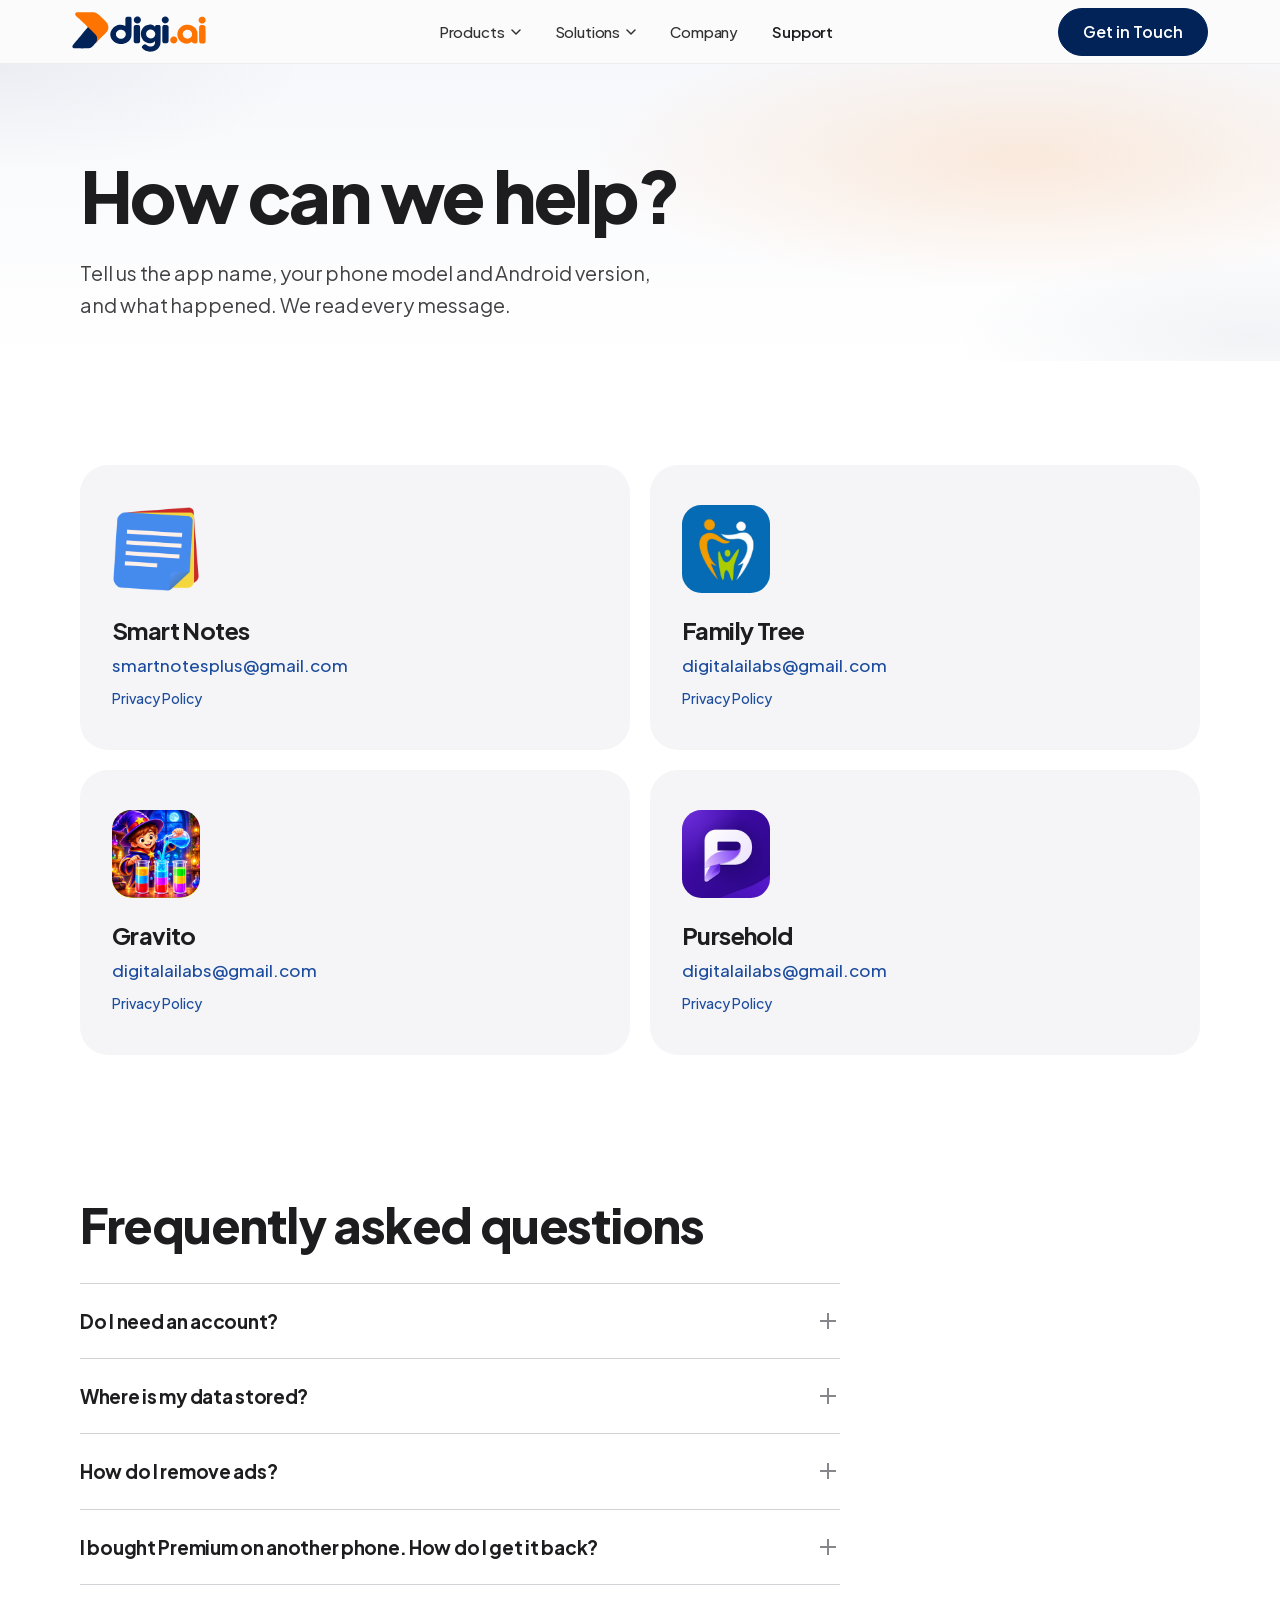
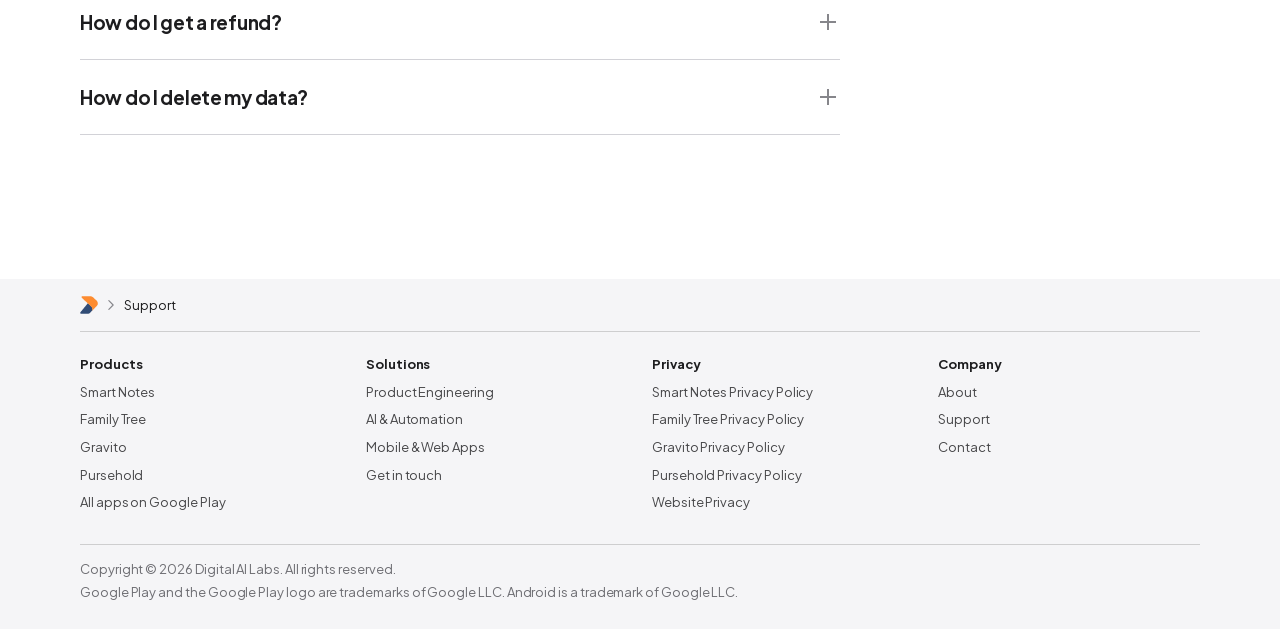
<file: support/index.html>
<!doctype html>
<html lang="en">
<head>
<meta charset="utf-8">
<meta name="viewport" content="width=device-width, initial-scale=1">
<title>Support | Digital AI Labs</title>
<meta name="description" content="Get help with Smart Notes, Family Tree, Gravito and Pursehold by Digital AI Labs: contact details, Premium, backups, refunds and data deletion.">
<link rel="canonical" href="https://digiailabs.com/support/">

<meta name="theme-color" content="#ffffff" media="(prefers-color-scheme: light)">
<meta name="theme-color" content="#000000" media="(prefers-color-scheme: dark)">
<meta property="og:type" content="website">
<meta property="og:site_name" content="Digital AI Labs">
<meta property="og:title" content="Support | Digital AI Labs">
<meta property="og:description" content="Get help with Smart Notes, Family Tree, Gravito and Pursehold by Digital AI Labs: contact details, Premium, backups, refunds and data deletion.">
<meta property="og:url" content="https://digiailabs.com/support/">
<meta property="og:image" content="https://digiailabs.com/assets/img/og/home.png?v=2">
<meta property="og:image:width" content="1200">
<meta property="og:image:height" content="630">
<meta name="twitter:card" content="summary_large_image">
<link rel="icon" href="/assets/img/brand/favicon.svg" type="image/svg+xml">
<link rel="icon" href="/assets/img/brand/favicon-32.png" sizes="32x32" type="image/png">
<link rel="apple-touch-icon" href="/assets/img/brand/apple-touch-icon.png">
<link rel="preload" href="/assets/fonts/jakarta-latin.woff2" as="font" type="font/woff2" crossorigin>
<link rel="stylesheet" href="/assets/fonts/jakarta.css">
<link rel="stylesheet" href="/assets/css/site.css">
<script src="/assets/js/site.js" defer></script>

</head>
<body class="page-support">
<a class="skip" href="#main">Skip to content</a>
<header class="globalnav">
  <nav class="globalnav-inner" aria-label="Global">
    <a class="brand" href="/" aria-label="Digital AI Labs home"><img class="brand-logo" src="/assets/img/brand/logo.svg" alt="" width="335" height="100"><img class="brand-logo-dark" src="/assets/img/brand/logo-dark.svg" alt="" width="335" height="100"></a>
    <button class="menu-toggle" type="button" aria-expanded="false" aria-controls="globalnav-menu"><span class="sr-only">Menu</span><span class="menu-icon" aria-hidden="true"></span></button>
    <div class="globalnav-menu" id="globalnav-menu">
      <ul class="globalnav-list">
        <li class="has-menu"><button class="menu-btn" type="button" aria-expanded="false" aria-controls="menu-products">Products<svg class="caret" viewBox="0 0 10 6" aria-hidden="true"><path d="M1 1l4 4 4-4" fill="none" stroke="currentColor" stroke-width="1.5" stroke-linecap="round" stroke-linejoin="round"/></svg></button>
          <div class="menu-panel" id="menu-products"><ul class="menu-items"><li><a href="/smart-notes/"><img src="/assets/img/icons/smart-notes.png" alt="" width="40" height="40"><span><strong>Smart Notes</strong></span></a></li><li><a href="/family-tree/"><img src="/assets/img/icons/family-tree.png" alt="" width="40" height="40"><span><strong>Family Tree</strong></span></a></li><li><a href="/gravito/"><img src="/assets/img/icons/gravito.png" alt="" width="40" height="40"><span><strong>Gravito</strong></span></a></li><li><a href="/pursehold/"><img src="/assets/img/icons/pursehold.png" alt="" width="40" height="40"><span><strong>Pursehold</strong></span></a></li></ul><a class="menu-foot" href="https://play.google.com/store/apps/developer?id=Digital+AI+Labs">All apps on Google Play</a></div></li>
        <li class="has-menu"><button class="menu-btn" type="button" aria-expanded="false" aria-controls="menu-solutions">Solutions<svg class="caret" viewBox="0 0 10 6" aria-hidden="true"><path d="M1 1l4 4 4-4" fill="none" stroke="currentColor" stroke-width="1.5" stroke-linecap="round" stroke-linejoin="round"/></svg></button>
          <div class="menu-panel" id="menu-solutions"><ul class="menu-items"><li><a href="/solutions/#engineering"><svg class="svc-icon" viewBox="0 0 40 40" aria-hidden="true"><g fill="none" stroke="currentColor" stroke-width="2" stroke-linejoin="round"><path d="M20 6 4 14l16 8 16-8z"/><path d="m4 20 16 8 16-8"/><path d="m4 26 16 8 16-8"/></g></svg><span><strong>Product Engineering</strong><small>Build, scale, and modernize digital products.</small></span></a></li><li><a href="/solutions/#ai"><svg class="svc-icon" viewBox="0 0 40 40" aria-hidden="true"><g fill="none" stroke="currentColor" stroke-width="2" stroke-linecap="round" stroke-linejoin="round"><rect x="10" y="10" width="20" height="20" rx="4"/><rect x="16" y="16" width="8" height="8" rx="1.5"/><path d="M15 4v6M20 4v6M25 4v6M15 30v6M20 30v6M25 30v6M4 15h6M4 20h6M4 25h6M30 15h6M30 20h6M30 25h6"/></g></svg><span><strong>AI &amp; Automation</strong><small>Leverage AI to improve productivity and experiences.</small></span></a></li><li><a href="/solutions/#apps"><svg class="svc-icon" viewBox="0 0 40 40" aria-hidden="true"><g fill="none" stroke="currentColor" stroke-width="2" stroke-linejoin="round"><rect x="3" y="8" width="26" height="18" rx="2.5"/><path d="M10 31h12" stroke-linecap="round"/><rect x="24" y="15" width="13" height="21" rx="2.5" fill="var(--bg)"/><path d="M29 32h3" stroke-linecap="round"/></g></svg><span><strong>Mobile &amp; Web Apps</strong><small>High-quality apps for Android, iOS, and web.</small></span></a></li></ul><a class="menu-foot" href="/solutions/">Explore AI solutions</a></div></li>
        <li><a href="/about/">Company</a></li>
        <li><a href="/support/" aria-current="page">Support</a></li>
      </ul>
      <a class="pill pill-nav" href="/contact/">Get in Touch</a>
    </div>
  </nav>
</header>
<main id="main">
<section class="home-hero page-hero support-top">
  <div class="container wide">
    <h1 class="home-headline">How can we help?</h1>
    <p class="home-sub">Tell us the app name, your phone model and Android version, and what happened. We read every message.</p>
  </div>
</section>
<section class="section support-cards">
  <div class="container wide">
    <ul class="app-cards">
      <li><div class="card"><img src="/assets/img/icons/smart-notes.png" alt="" width="72" height="72"><h2>Smart Notes</h2><p><a href="mailto:smartnotesplus@gmail.com?subject=Smart%20Notes%20support">smartnotesplus@gmail.com</a></p><p class="card-links"><a href="/smart-notes/privacy/">Privacy Policy</a></p></div></li>
      <li><div class="card"><img src="/assets/img/icons/family-tree.png" alt="" width="72" height="72"><h2>Family Tree</h2><p><a href="mailto:digitalailabs@gmail.com?subject=Family%20Tree%20support">digitalailabs@gmail.com</a></p><p class="card-links"><a href="/family-tree/privacy/">Privacy Policy</a></p></div></li>
      <li><div class="card"><img src="/assets/img/icons/gravito.png" alt="" width="72" height="72"><h2>Gravito</h2><p><a href="mailto:digitalailabs@gmail.com?subject=Gravito%20support">digitalailabs@gmail.com</a></p><p class="card-links"><a href="/gravito/privacy/">Privacy Policy</a></p></div></li>
      <li><div class="card"><img src="/assets/img/icons/pursehold.png" alt="" width="72" height="72"><h2>Pursehold</h2><p><a href="mailto:digitalailabs@gmail.com?subject=Pursehold%20support">digitalailabs@gmail.com</a></p><p class="card-links"><a href="/pursehold/privacy/">Privacy Policy</a></p></div></li>
    </ul>
  </div>
</section>
<section class="section faq-section">
  <div class="container wide faq-inner">
    <h2 class="section-headline">Frequently asked questions</h2>
    <details class="faq"><summary>Do I need an account?</summary><p>No. Smart Notes, Family Tree, Gravito and Pursehold work without an account or sign-up. Pursehold never asks for your bank login.</p></details><details class="faq"><summary>Where is my data stored?</summary><p>On your device. Smart Notes can also back up to your own Google Drive, and Family Tree saves backups to a folder you choose. If you sign in to Google Play Games, Gravito keeps a cloud save in your own Google account. Pursehold keeps everything in an encrypted database on your phone, and its backups are encrypted files you save where you choose.</p></details><details class="faq"><summary>How do I remove ads?</summary><p>Smart Notes and Family Tree offer Premium, which removes ads. Gravito has no banner or interstitial ads: a reward video plays only when you tap Watch. Pursehold has no ads.</p></details><details class="faq"><summary>I bought Premium on another phone. How do I get it back?</summary><p>Sign in to Google Play with the same Google account you used to buy it, then open the app. Purchases are restored through Google Play.</p></details><details class="faq"><summary>How do I get a refund?</summary><p>Purchases are handled by Google Play. You can request a refund through <a href="https://support.google.com/googleplay/answer/2479637">Google Play's refund page</a>.</p></details><details class="faq"><summary>How do I delete my data?</summary><p>Delete notes or trees in the app, or uninstall it. In Gravito, Settings › Reset progress erases your progress and overwrites your cloud save, and your Play Games data can be managed in the Play Games app or your Google Account. In Pursehold, Settings › Data &amp; consent › Delete all data erases everything the app stored on your phone.</p></details>
  </div>
</section>
</main>
<footer class="footer">
  <div class="footer-inner">
    <nav class="breadcrumbs" aria-label="Breadcrumb"><a href="/" class="crumb-home" aria-label="Digital AI Labs"><img class="mark" src="/assets/img/brand/mark.svg" alt="" width="100" height="100"></a><svg class="chev" viewBox="0 0 8 14" aria-hidden="true"><path d="M1 1l6 6-6 6" fill="none" stroke="currentColor" stroke-width="1.6" stroke-linecap="round" stroke-linejoin="round"/></svg><span>Support</span></nav>
    <div class="directory">
      <div class="dir-col">
        <h3>Products</h3>
        <ul>
          <li><a href="/smart-notes/">Smart Notes</a></li>
          <li><a href="/family-tree/">Family Tree</a></li>
          <li><a href="/gravito/">Gravito</a></li>
          <li><a href="/pursehold/">Pursehold</a></li>
          <li><a href="https://play.google.com/store/apps/developer?id=Digital+AI+Labs">All apps on Google Play</a></li>
        </ul>
      </div>
      <div class="dir-col">
        <h3>Solutions</h3>
        <ul>
          <li><a href="/solutions/#engineering">Product Engineering</a></li>
          <li><a href="/solutions/#ai">AI &amp; Automation</a></li>
          <li><a href="/solutions/#apps">Mobile &amp; Web Apps</a></li>
          <li><a href="/contact/">Get in touch</a></li>
        </ul>
      </div>
      <div class="dir-col">
        <h3>Privacy</h3>
        <ul>
          <li><a href="/smart-notes/privacy/">Smart Notes Privacy Policy</a></li>
          <li><a href="/family-tree/privacy/">Family Tree Privacy Policy</a></li>
          <li><a href="/gravito/privacy/">Gravito Privacy Policy</a></li>
          <li><a href="/pursehold/privacy/">Pursehold Privacy Policy</a></li>
          <li><a href="/privacy/">Website Privacy</a></li>
        </ul>
      </div>
      <div class="dir-col">
        <h3>Company</h3>
        <ul>
          <li><a href="/about/">About</a></li>
          <li><a href="/support/">Support</a></li>
          <li><a href="/contact/">Contact</a></li>
        </ul>
      </div>
    </div>
    <div class="legal-row">
      <p>Copyright © 2026 Digital AI Labs. All rights reserved.</p>
      <p>Google Play and the Google Play logo are trademarks of Google LLC. Android is a trademark of Google LLC.</p>
    </div>
  </div>
</footer>
</body>
</html>
</file>
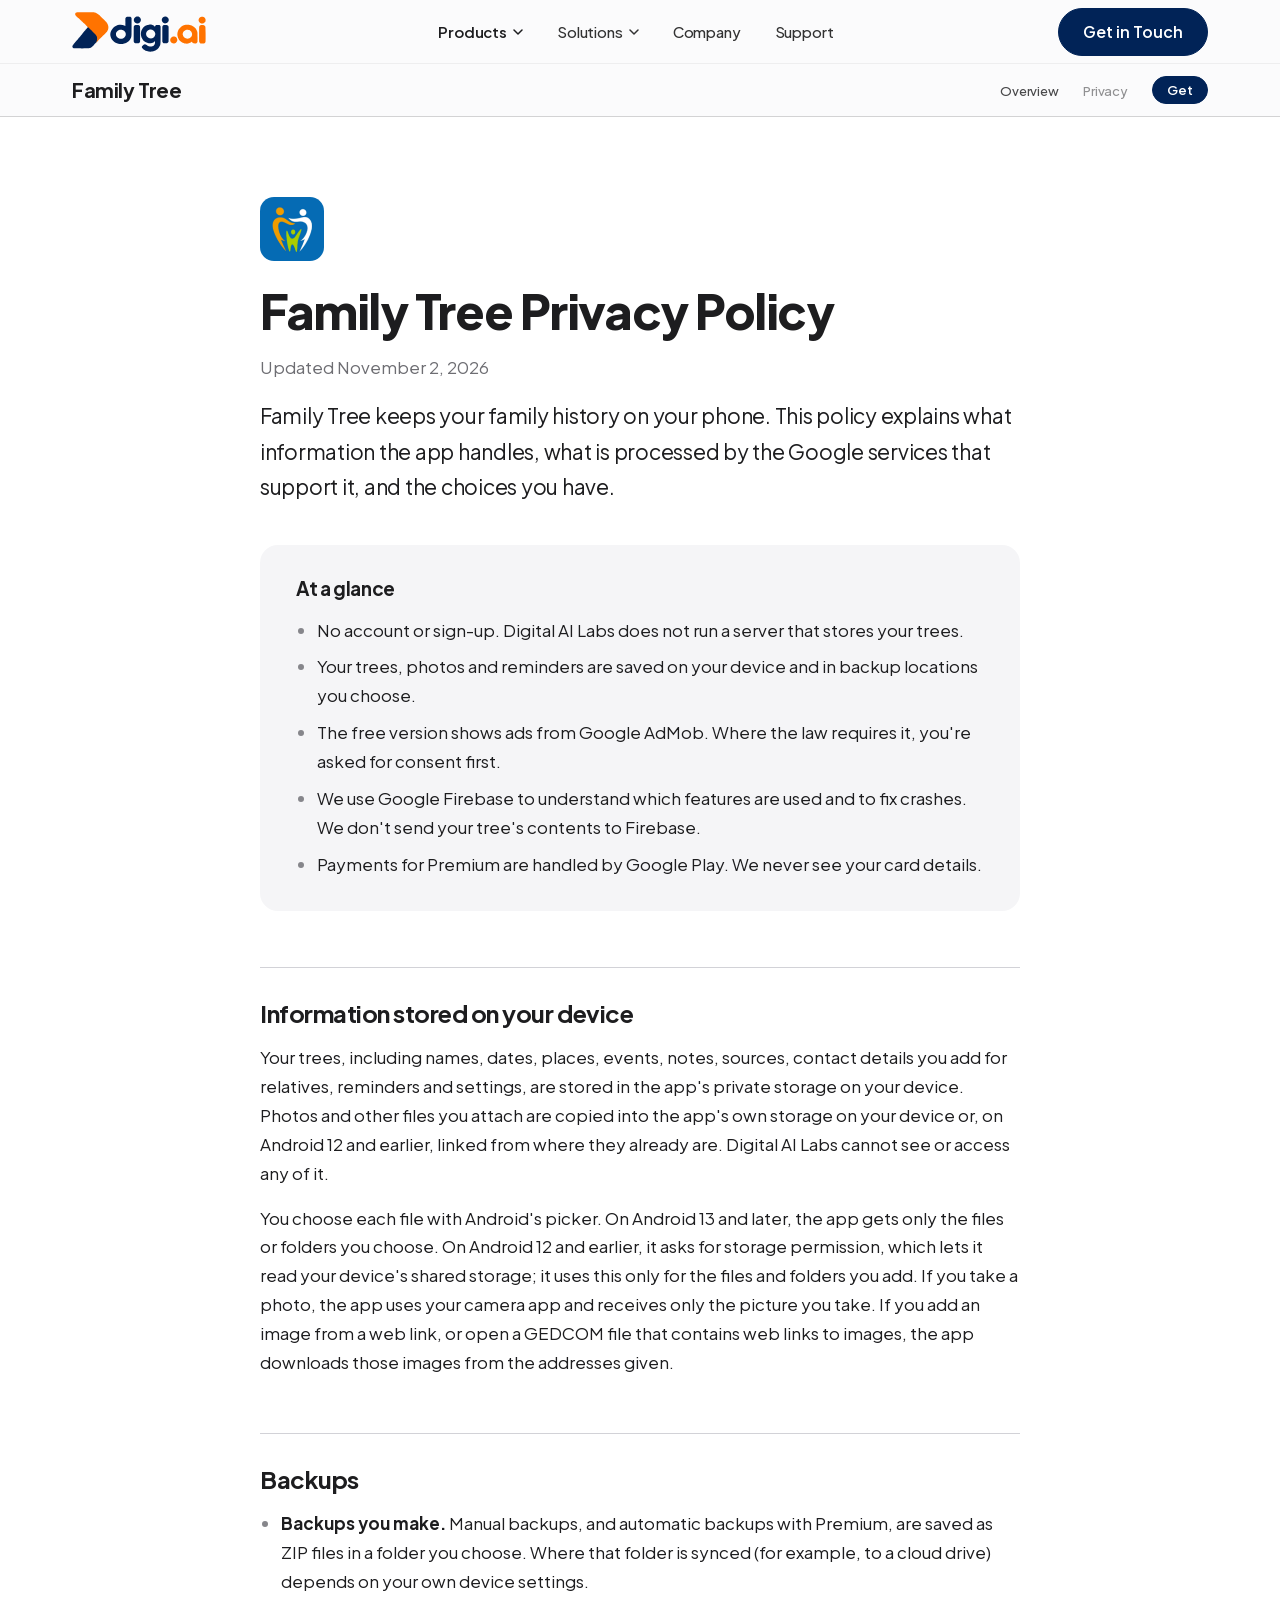
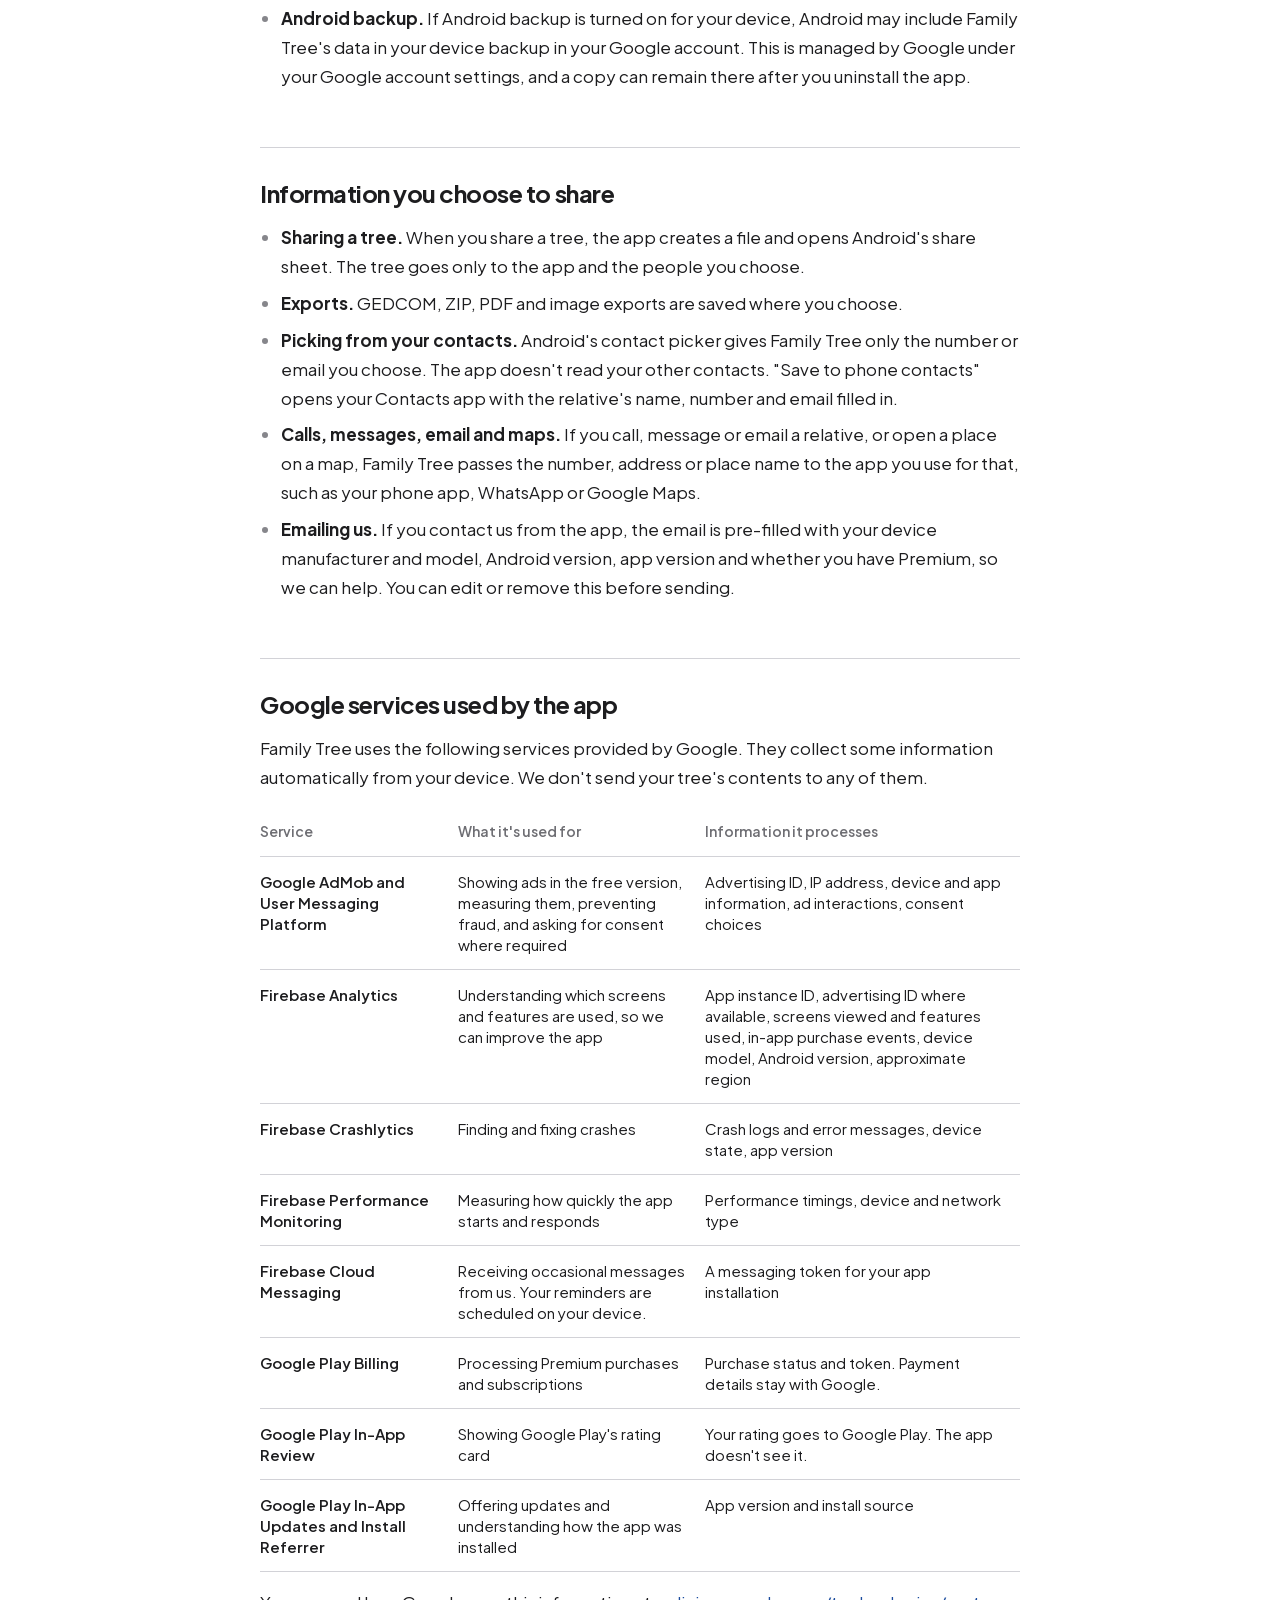
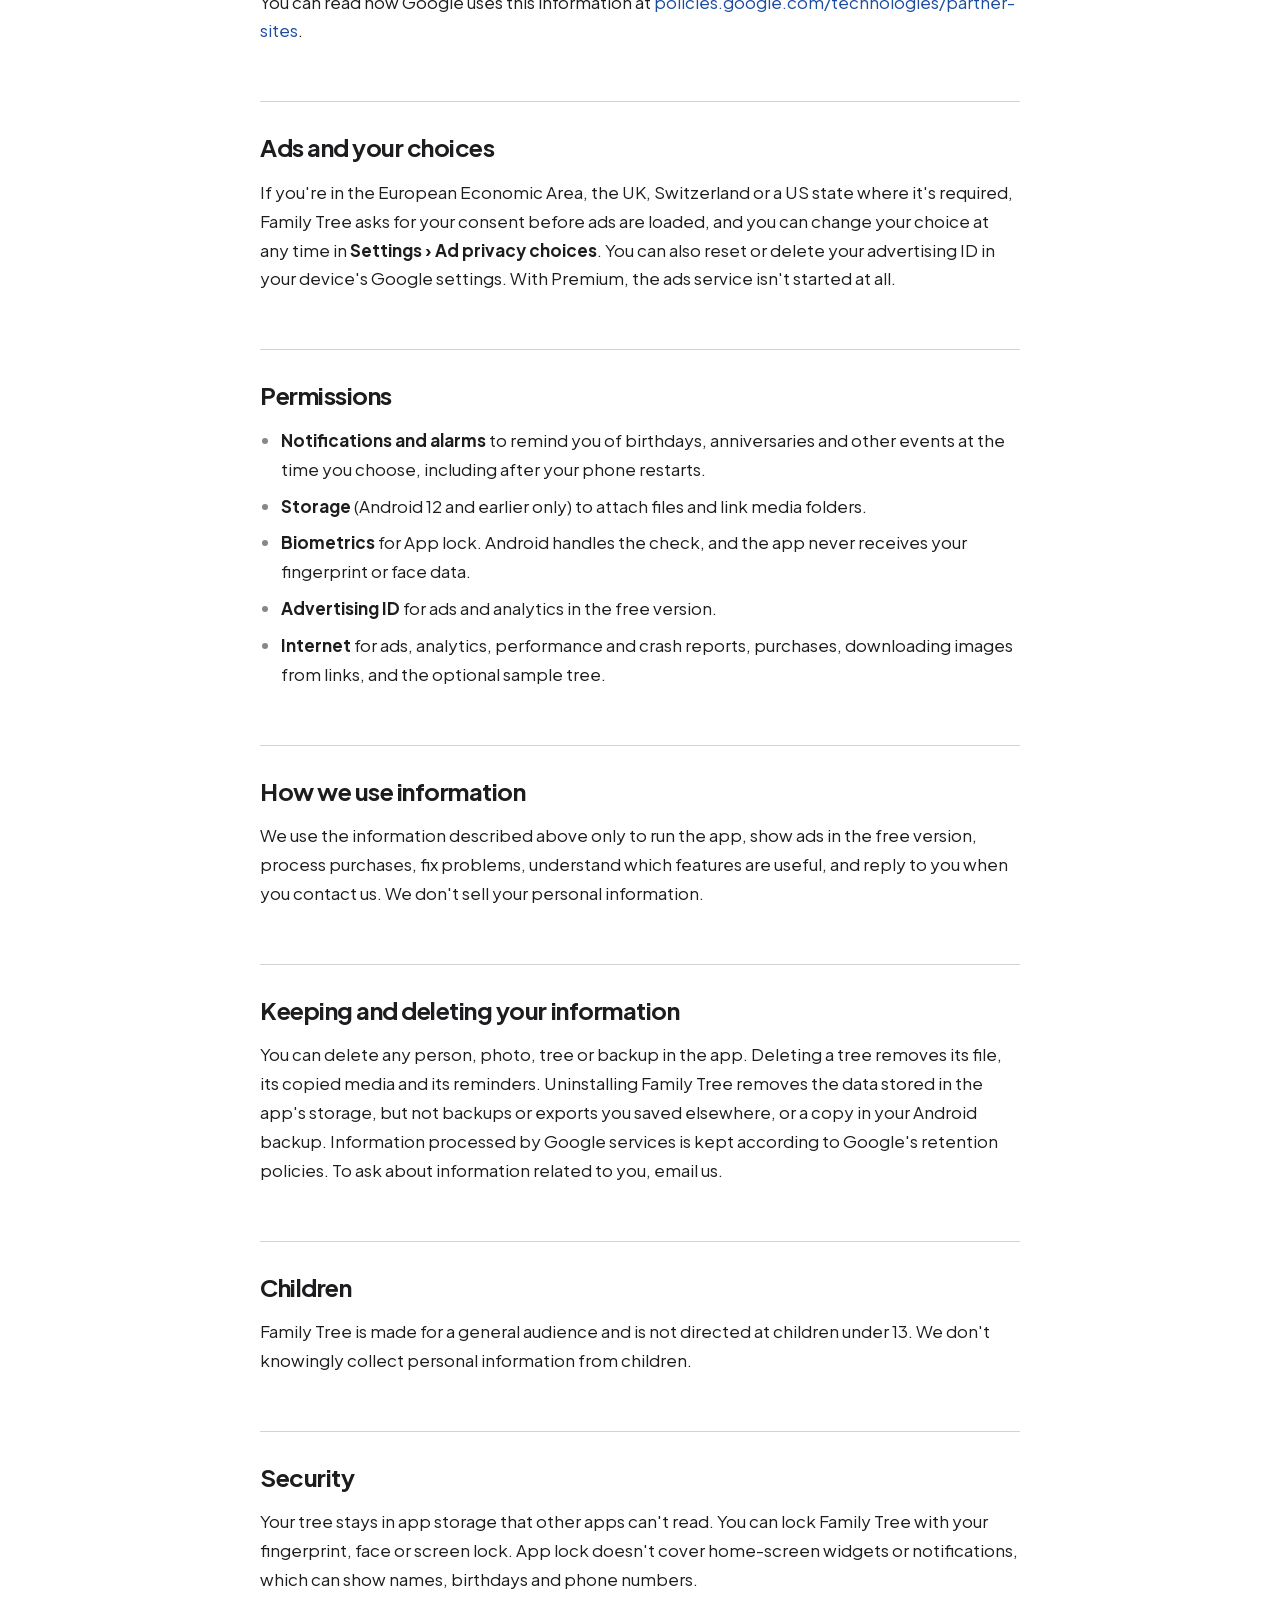
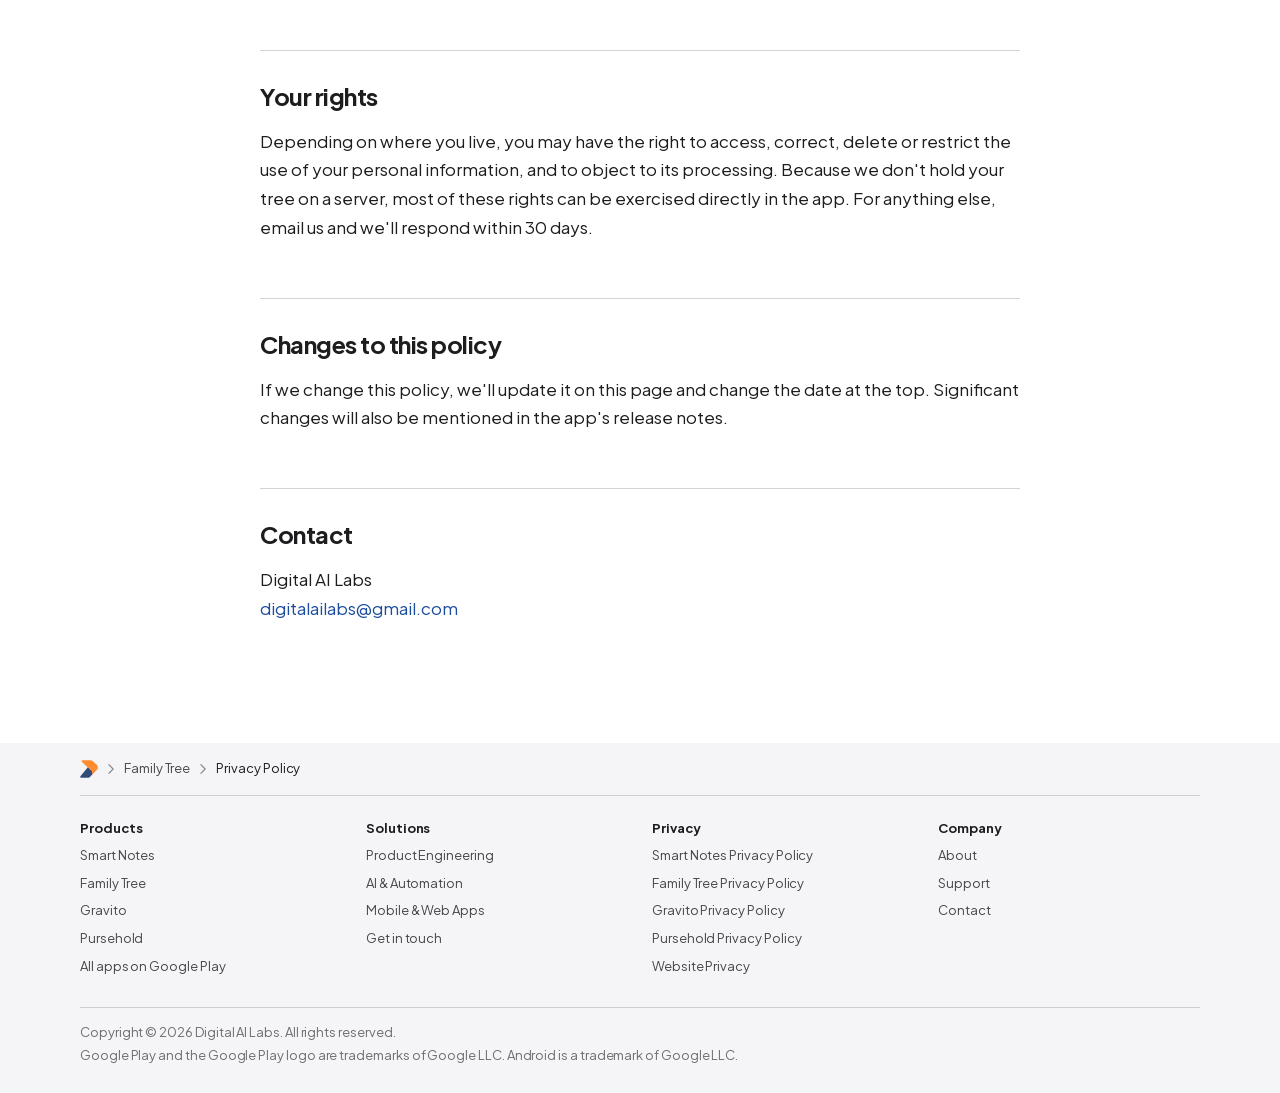
<file: family-tree/privacy/index.html>
<!doctype html>
<html lang="en">
<head>
<meta charset="utf-8">
<meta name="viewport" content="width=device-width, initial-scale=1">
<title>Family Tree Privacy Policy | Digital AI Labs</title>
<meta name="description" content="How Family Tree by Digital AI Labs handles your information: what stays on your device, which Google services the app uses, and your choices.">
<link rel="canonical" href="https://digiailabs.com/family-tree/privacy/">

<meta name="theme-color" content="#ffffff" media="(prefers-color-scheme: light)">
<meta name="theme-color" content="#000000" media="(prefers-color-scheme: dark)">
<meta property="og:type" content="website">
<meta property="og:site_name" content="Digital AI Labs">
<meta property="og:title" content="Family Tree Privacy Policy | Digital AI Labs">
<meta property="og:description" content="How Family Tree by Digital AI Labs handles your information: what stays on your device, which Google services the app uses, and your choices.">
<meta property="og:url" content="https://digiailabs.com/family-tree/privacy/">
<meta property="og:image" content="https://digiailabs.com/assets/img/og/family-tree.png?v=2">
<meta property="og:image:width" content="1200">
<meta property="og:image:height" content="630">
<meta name="twitter:card" content="summary_large_image">
<link rel="icon" href="/assets/img/brand/favicon.svg" type="image/svg+xml">
<link rel="icon" href="/assets/img/brand/favicon-32.png" sizes="32x32" type="image/png">
<link rel="apple-touch-icon" href="/assets/img/brand/apple-touch-icon.png">
<link rel="preload" href="/assets/fonts/jakarta-latin.woff2" as="font" type="font/woff2" crossorigin>
<link rel="stylesheet" href="/assets/fonts/jakarta.css">
<link rel="stylesheet" href="/assets/css/site.css">
<script src="/assets/js/site.js" defer></script>

</head>
<body class="page-legal theme-tree">
<a class="skip" href="#main">Skip to content</a>
<header class="globalnav">
  <nav class="globalnav-inner" aria-label="Global">
    <a class="brand" href="/" aria-label="Digital AI Labs home"><img class="brand-logo" src="/assets/img/brand/logo.svg" alt="" width="335" height="100"><img class="brand-logo-dark" src="/assets/img/brand/logo-dark.svg" alt="" width="335" height="100"></a>
    <button class="menu-toggle" type="button" aria-expanded="false" aria-controls="globalnav-menu"><span class="sr-only">Menu</span><span class="menu-icon" aria-hidden="true"></span></button>
    <div class="globalnav-menu" id="globalnav-menu">
      <ul class="globalnav-list">
        <li class="has-menu"><button class="menu-btn is-current" type="button" aria-expanded="false" aria-controls="menu-products">Products<svg class="caret" viewBox="0 0 10 6" aria-hidden="true"><path d="M1 1l4 4 4-4" fill="none" stroke="currentColor" stroke-width="1.5" stroke-linecap="round" stroke-linejoin="round"/></svg></button>
          <div class="menu-panel" id="menu-products"><ul class="menu-items"><li><a href="/smart-notes/"><img src="/assets/img/icons/smart-notes.png" alt="" width="40" height="40"><span><strong>Smart Notes</strong></span></a></li><li><a href="/family-tree/"><img src="/assets/img/icons/family-tree.png" alt="" width="40" height="40"><span><strong>Family Tree</strong></span></a></li><li><a href="/gravito/"><img src="/assets/img/icons/gravito.png" alt="" width="40" height="40"><span><strong>Gravito</strong></span></a></li><li><a href="/pursehold/"><img src="/assets/img/icons/pursehold.png" alt="" width="40" height="40"><span><strong>Pursehold</strong></span></a></li></ul><a class="menu-foot" href="https://play.google.com/store/apps/developer?id=Digital+AI+Labs">All apps on Google Play</a></div></li>
        <li class="has-menu"><button class="menu-btn" type="button" aria-expanded="false" aria-controls="menu-solutions">Solutions<svg class="caret" viewBox="0 0 10 6" aria-hidden="true"><path d="M1 1l4 4 4-4" fill="none" stroke="currentColor" stroke-width="1.5" stroke-linecap="round" stroke-linejoin="round"/></svg></button>
          <div class="menu-panel" id="menu-solutions"><ul class="menu-items"><li><a href="/solutions/#engineering"><svg class="svc-icon" viewBox="0 0 40 40" aria-hidden="true"><g fill="none" stroke="currentColor" stroke-width="2" stroke-linejoin="round"><path d="M20 6 4 14l16 8 16-8z"/><path d="m4 20 16 8 16-8"/><path d="m4 26 16 8 16-8"/></g></svg><span><strong>Product Engineering</strong><small>Build, scale, and modernize digital products.</small></span></a></li><li><a href="/solutions/#ai"><svg class="svc-icon" viewBox="0 0 40 40" aria-hidden="true"><g fill="none" stroke="currentColor" stroke-width="2" stroke-linecap="round" stroke-linejoin="round"><rect x="10" y="10" width="20" height="20" rx="4"/><rect x="16" y="16" width="8" height="8" rx="1.5"/><path d="M15 4v6M20 4v6M25 4v6M15 30v6M20 30v6M25 30v6M4 15h6M4 20h6M4 25h6M30 15h6M30 20h6M30 25h6"/></g></svg><span><strong>AI &amp; Automation</strong><small>Leverage AI to improve productivity and experiences.</small></span></a></li><li><a href="/solutions/#apps"><svg class="svc-icon" viewBox="0 0 40 40" aria-hidden="true"><g fill="none" stroke="currentColor" stroke-width="2" stroke-linejoin="round"><rect x="3" y="8" width="26" height="18" rx="2.5"/><path d="M10 31h12" stroke-linecap="round"/><rect x="24" y="15" width="13" height="21" rx="2.5" fill="var(--bg)"/><path d="M29 32h3" stroke-linecap="round"/></g></svg><span><strong>Mobile &amp; Web Apps</strong><small>High-quality apps for Android, iOS, and web.</small></span></a></li></ul><a class="menu-foot" href="/solutions/">Explore AI solutions</a></div></li>
        <li><a href="/about/">Company</a></li>
        <li><a href="/support/">Support</a></li>
      </ul>
      <a class="pill pill-nav" href="/contact/">Get in Touch</a>
    </div>
  </nav>
</header>
<nav class="localnav" aria-label="Family Tree">
  <div class="localnav-inner">
    <a class="localnav-title" href="/family-tree/">Family Tree</a>
    <ul class="localnav-links"><li><a href="/family-tree/">Overview</a></li><li><a href="/family-tree/privacy/" aria-current="page">Privacy</a></li></ul>
    <a class="pill pill-small" href="https://play.google.com/store/apps/details?id=dna.familytree">Get</a>
  </div>
</nav>
<main id="main">
<article class="legal">
  <div class="container legal-inner">
    <img class="legal-icon" src="/assets/img/icons/family-tree.png" alt="" width="64" height="64">
    <h1 class="legal-title">Family Tree Privacy Policy</h1>
    <p class="legal-updated">Updated November 2, 2026</p>
    <p class="legal-lede">Family Tree keeps your family history on your phone. This policy explains what information the app handles, what is processed by the Google services that support it, and the choices you have.</p>

<section class="legal-summary" aria-labelledby="summary">
  <h2 id="summary">At a glance</h2>
  <ul>
    <li>No account or sign-up. Digital AI Labs does not run a server that stores your trees.</li>
    <li>Your trees, photos and reminders are saved on your device and in backup locations you choose.</li>
    <li>The free version shows ads from Google AdMob. Where the law requires it, you're asked for consent first.</li>
    <li>We use Google Firebase to understand which features are used and to fix crashes. We don't send your tree's contents to Firebase.</li>
    <li>Payments for Premium are handled by Google Play. We never see your card details.</li>
  </ul>
</section>

<h2 id="on-device">Information stored on your device</h2>
<p>Your trees, including names, dates, places, events, notes, sources, contact details you add for relatives, reminders and settings, are stored in the app's private storage on your device. Photos and other files you attach are copied into the app's own storage on your device or, on Android 12 and earlier, linked from where they already are. Digital AI Labs cannot see or access any of it.</p>
<p>You choose each file with Android's picker. On Android 13 and later, the app gets only the files or folders you choose. On Android 12 and earlier, it asks for storage permission, which lets it read your device's shared storage; it uses this only for the files and folders you add. If you take a photo, the app uses your camera app and receives only the picture you take. If you add an image from a web link, or open a GEDCOM file that contains web links to images, the app downloads those images from the addresses given.</p>

<h2 id="backups">Backups</h2>
<ul>
  <li><strong>Backups you make.</strong> Manual backups, and automatic backups with Premium, are saved as ZIP files in a folder you choose. Where that folder is synced (for example, to a cloud drive) depends on your own device settings.</li>
  <li><strong>Android backup.</strong> If Android backup is turned on for your device, Android may include Family Tree's data in your device backup in your Google account. This is managed by Google under your Google account settings, and a copy can remain there after you uninstall the app.</li>
</ul>

<h2 id="sharing">Information you choose to share</h2>
<ul>
  <li><strong>Sharing a tree.</strong> When you share a tree, the app creates a file and opens Android's share sheet. The tree goes only to the app and the people you choose.</li>
  <li><strong>Exports.</strong> GEDCOM, ZIP, PDF and image exports are saved where you choose.</li>
  <li><strong>Picking from your contacts.</strong> Android's contact picker gives Family Tree only the number or email you choose. The app doesn't read your other contacts. "Save to phone contacts" opens your Contacts app with the relative's name, number and email filled in.</li>
  <li><strong>Calls, messages, email and maps.</strong> If you call, message or email a relative, or open a place on a map, Family Tree passes the number, address or place name to the app you use for that, such as your phone app, WhatsApp or Google Maps.</li>
  <li><strong>Emailing us.</strong> If you contact us from the app, the email is pre-filled with your device manufacturer and model, Android version, app version and whether you have Premium, so we can help. You can edit or remove this before sending.</li>
</ul>

<h2 id="services">Google services used by the app</h2>
<p>Family Tree uses the following services provided by Google. They collect some information automatically from your device. We don't send your tree's contents to any of them.</p>
<div class="table-wrap">
<table>
  <thead><tr><th scope="col">Service</th><th scope="col">What it's used for</th><th scope="col">Information it processes</th></tr></thead>
  <tbody>
    <tr><td>Google AdMob and User Messaging Platform</td><td>Showing ads in the free version, measuring them, preventing fraud, and asking for consent where required</td><td>Advertising ID, IP address, device and app information, ad interactions, consent choices</td></tr>
    <tr><td>Firebase Analytics</td><td>Understanding which screens and features are used, so we can improve the app</td><td>App instance ID, advertising ID where available, screens viewed and features used, in-app purchase events, device model, Android version, approximate region</td></tr>
    <tr><td>Firebase Crashlytics</td><td>Finding and fixing crashes</td><td>Crash logs and error messages, device state, app version</td></tr>
    <tr><td>Firebase Performance Monitoring</td><td>Measuring how quickly the app starts and responds</td><td>Performance timings, device and network type</td></tr>
    <tr><td>Firebase Cloud Messaging</td><td>Receiving occasional messages from us. Your reminders are scheduled on your device.</td><td>A messaging token for your app installation</td></tr>
    <tr><td>Google Play Billing</td><td>Processing Premium purchases and subscriptions</td><td>Purchase status and token. Payment details stay with Google.</td></tr>
    <tr><td>Google Play In-App Review</td><td>Showing Google Play's rating card</td><td>Your rating goes to Google Play. The app doesn't see it.</td></tr>
    <tr><td>Google Play In-App Updates and Install Referrer</td><td>Offering updates and understanding how the app was installed</td><td>App version and install source</td></tr>
  </tbody>
</table>
</div>
<p>You can read how Google uses this information at <a href="https://policies.google.com/technologies/partner-sites">policies.google.com/technologies/partner-sites</a>.</p>

<h2 id="ads">Ads and your choices</h2>
<p>If you're in the European Economic Area, the UK, Switzerland or a US state where it's required, Family Tree asks for your consent before ads are loaded, and you can change your choice at any time in <strong>Settings › Ad privacy choices</strong>. You can also reset or delete your advertising ID in your device's Google settings. With Premium, the ads service isn't started at all.</p>

<h2 id="permissions">Permissions</h2>
<ul>
  <li><strong>Notifications and alarms</strong> to remind you of birthdays, anniversaries and other events at the time you choose, including after your phone restarts.</li>
  <li><strong>Storage</strong> (Android 12 and earlier only) to attach files and link media folders.</li>
  <li><strong>Biometrics</strong> for App lock. Android handles the check, and the app never receives your fingerprint or face data.</li>
  <li><strong>Advertising ID</strong> for ads and analytics in the free version.</li>
  <li><strong>Internet</strong> for ads, analytics, performance and crash reports, purchases, downloading images from links, and the optional sample tree.</li>
</ul>

<h2 id="use">How we use information</h2>
<p>We use the information described above only to run the app, show ads in the free version, process purchases, fix problems, understand which features are useful, and reply to you when you contact us. We don't sell your personal information.</p>

<h2 id="retention">Keeping and deleting your information</h2>
<p>You can delete any person, photo, tree or backup in the app. Deleting a tree removes its file, its copied media and its reminders. Uninstalling Family Tree removes the data stored in the app's storage, but not backups or exports you saved elsewhere, or a copy in your Android backup. Information processed by Google services is kept according to Google's retention policies. To ask about information related to you, email us.</p>

<h2 id="children">Children</h2>
<p>Family Tree is made for a general audience and is not directed at children under 13. We don't knowingly collect personal information from children.</p>

<h2 id="security">Security</h2>
<p>Your tree stays in app storage that other apps can't read. You can lock Family Tree with your fingerprint, face or screen lock. App lock doesn't cover home-screen widgets or notifications, which can show names, birthdays and phone numbers.</p>

<h2 id="rights">Your rights</h2>
<p>Depending on where you live, you may have the right to access, correct, delete or restrict the use of your personal information, and to object to its processing. Because we don't hold your tree on a server, most of these rights can be exercised directly in the app. For anything else, email us and we'll respond within 30 days.</p>

<h2 id="changes">Changes to this policy</h2>
<p>If we change this policy, we'll update it on this page and change the date at the top. Significant changes will also be mentioned in the app's release notes.</p>

<h2 id="contact">Contact</h2>
<p>Digital AI Labs<br><a href="mailto:digitalailabs@gmail.com">digitalailabs@gmail.com</a></p>

  </div>
</article>
</main>
<footer class="footer">
  <div class="footer-inner">
    <nav class="breadcrumbs" aria-label="Breadcrumb"><a href="/" class="crumb-home" aria-label="Digital AI Labs"><img class="mark" src="/assets/img/brand/mark.svg" alt="" width="100" height="100"></a><svg class="chev" viewBox="0 0 8 14" aria-hidden="true"><path d="M1 1l6 6-6 6" fill="none" stroke="currentColor" stroke-width="1.6" stroke-linecap="round" stroke-linejoin="round"/></svg><a href="/family-tree/">Family Tree</a><svg class="chev" viewBox="0 0 8 14" aria-hidden="true"><path d="M1 1l6 6-6 6" fill="none" stroke="currentColor" stroke-width="1.6" stroke-linecap="round" stroke-linejoin="round"/></svg><span>Privacy Policy</span></nav>
    <div class="directory">
      <div class="dir-col">
        <h3>Products</h3>
        <ul>
          <li><a href="/smart-notes/">Smart Notes</a></li>
          <li><a href="/family-tree/">Family Tree</a></li>
          <li><a href="/gravito/">Gravito</a></li>
          <li><a href="/pursehold/">Pursehold</a></li>
          <li><a href="https://play.google.com/store/apps/developer?id=Digital+AI+Labs">All apps on Google Play</a></li>
        </ul>
      </div>
      <div class="dir-col">
        <h3>Solutions</h3>
        <ul>
          <li><a href="/solutions/#engineering">Product Engineering</a></li>
          <li><a href="/solutions/#ai">AI &amp; Automation</a></li>
          <li><a href="/solutions/#apps">Mobile &amp; Web Apps</a></li>
          <li><a href="/contact/">Get in touch</a></li>
        </ul>
      </div>
      <div class="dir-col">
        <h3>Privacy</h3>
        <ul>
          <li><a href="/smart-notes/privacy/">Smart Notes Privacy Policy</a></li>
          <li><a href="/family-tree/privacy/">Family Tree Privacy Policy</a></li>
          <li><a href="/gravito/privacy/">Gravito Privacy Policy</a></li>
          <li><a href="/pursehold/privacy/">Pursehold Privacy Policy</a></li>
          <li><a href="/privacy/">Website Privacy</a></li>
        </ul>
      </div>
      <div class="dir-col">
        <h3>Company</h3>
        <ul>
          <li><a href="/about/">About</a></li>
          <li><a href="/support/">Support</a></li>
          <li><a href="/contact/">Contact</a></li>
        </ul>
      </div>
    </div>
    <div class="legal-row">
      <p>Copyright © 2026 Digital AI Labs. All rights reserved.</p>
      <p>Google Play and the Google Play logo are trademarks of Google LLC. Android is a trademark of Google LLC.</p>
    </div>
  </div>
</footer>
</body>
</html>
</file>
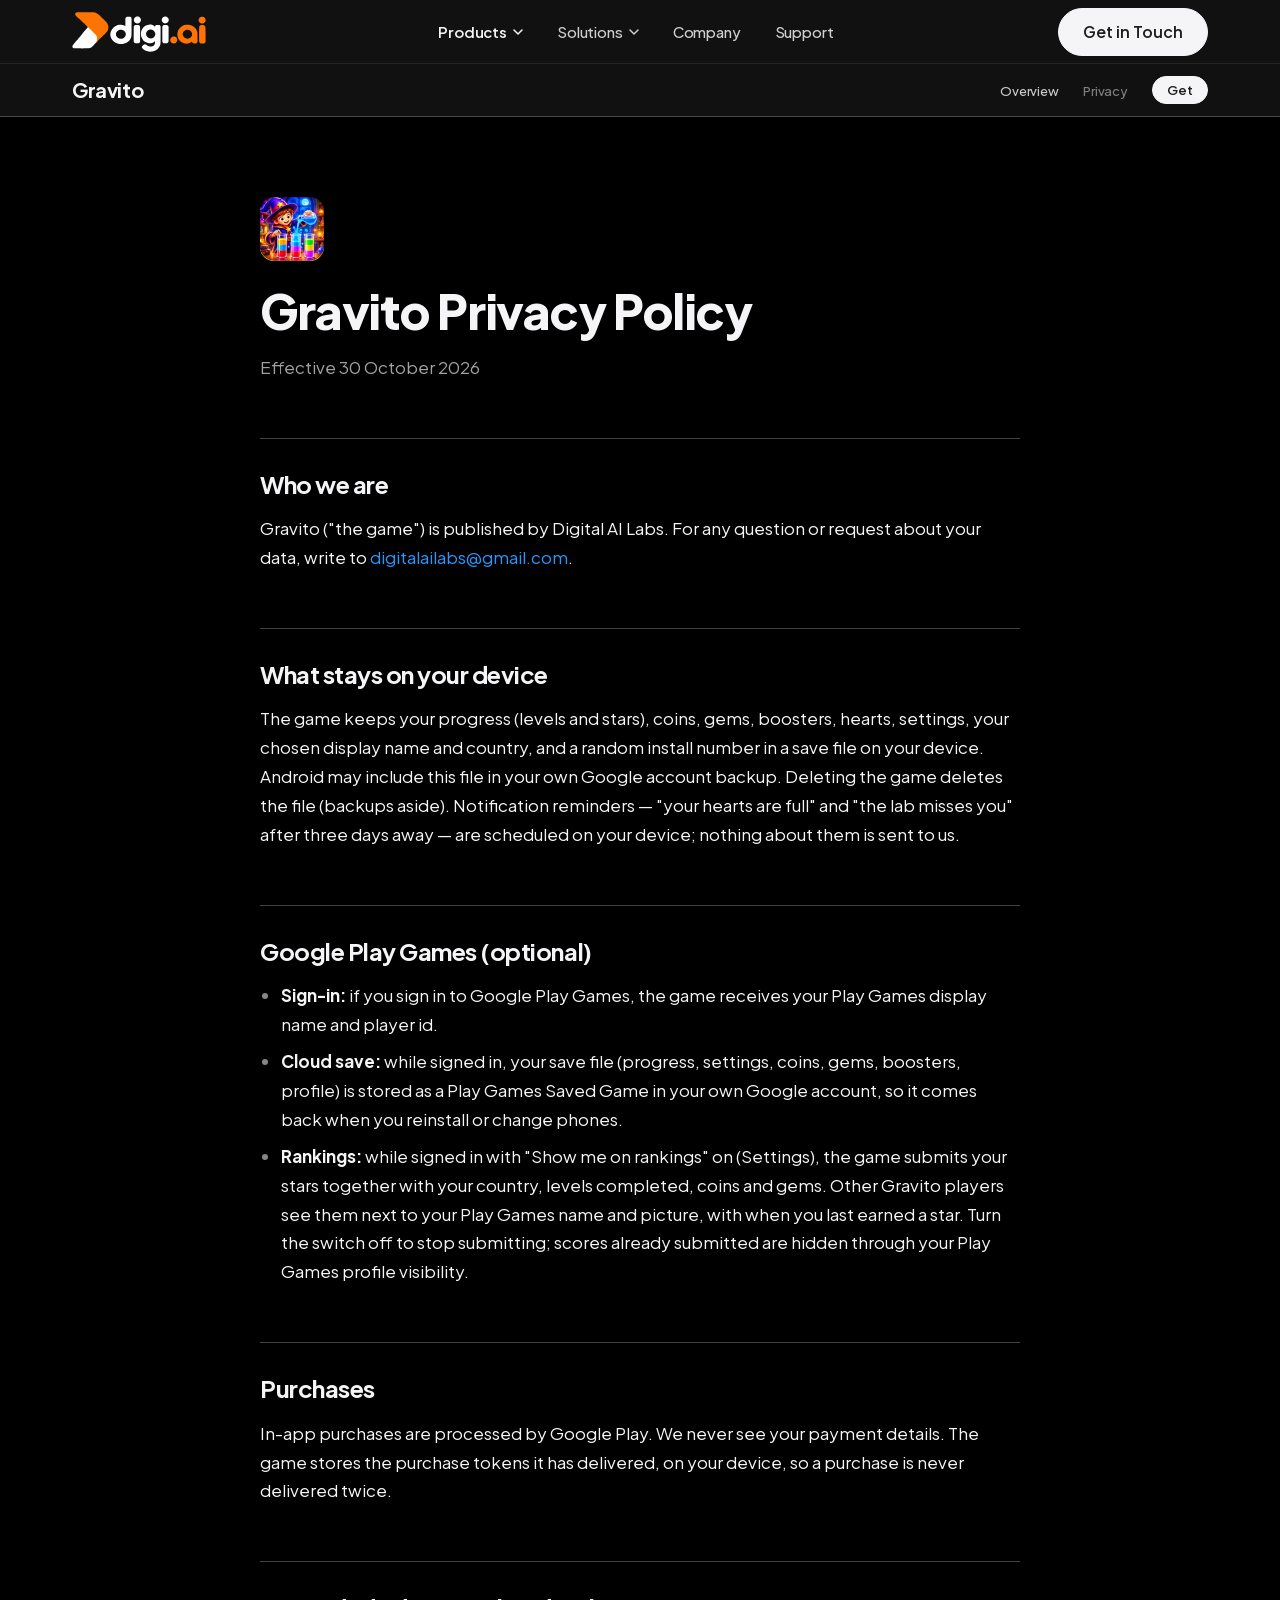
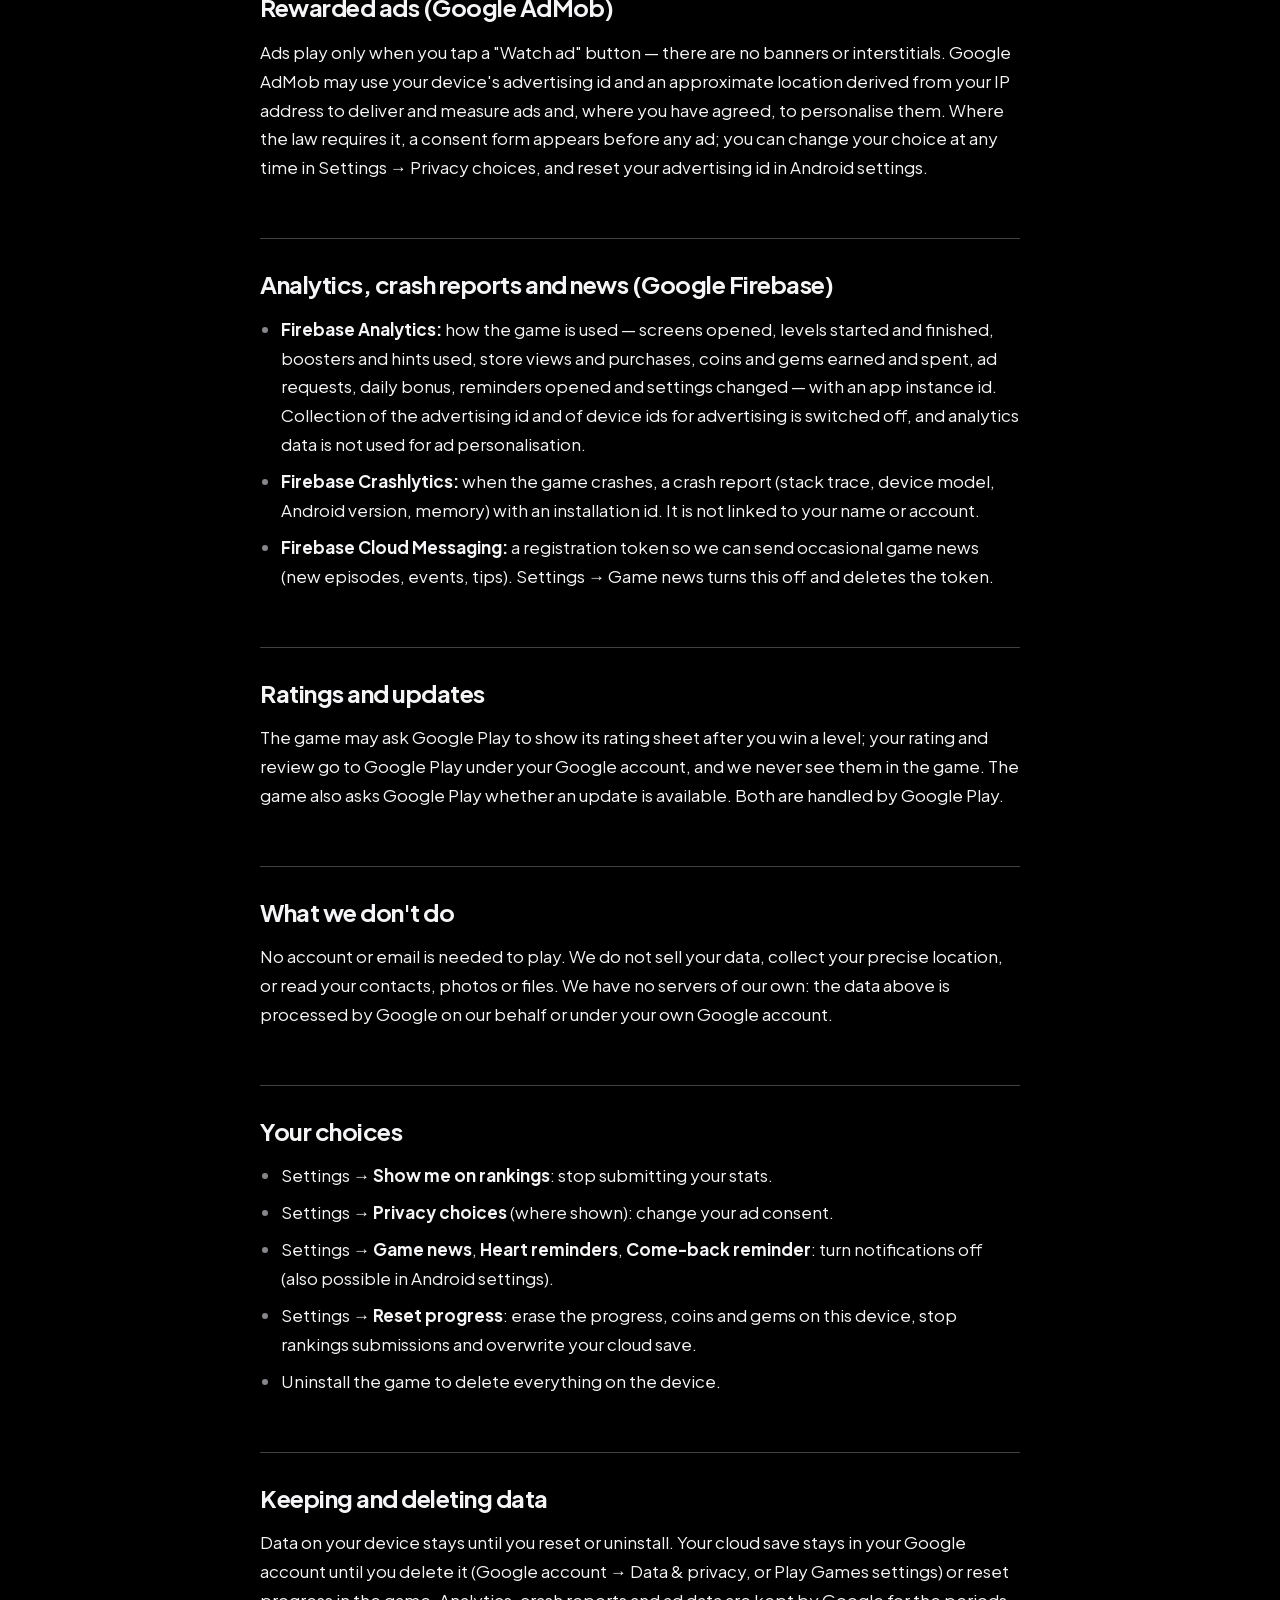
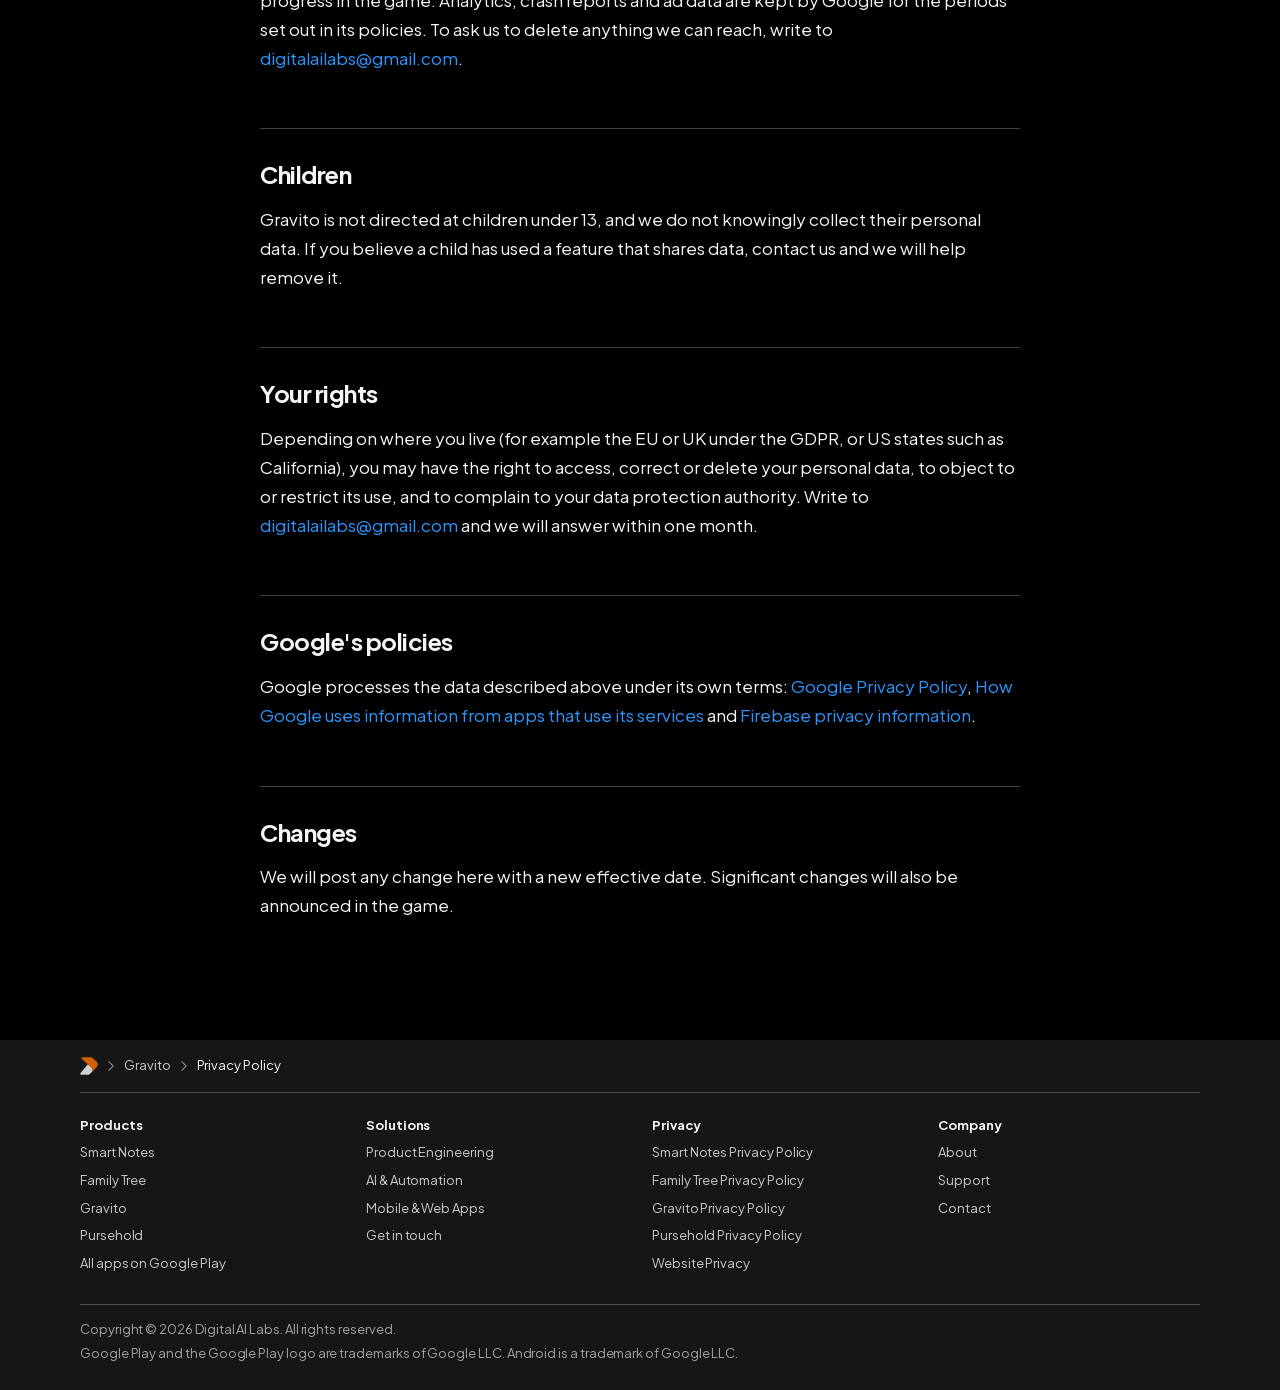
<file: gravito/privacy/index.html>
<!doctype html>
<html lang="en">
<head>
<meta charset="utf-8">
<meta name="viewport" content="width=device-width, initial-scale=1">
<title>Gravito Privacy Policy | Digital AI Labs</title>
<meta name="description" content="How Gravito by Digital AI Labs handles your information: what stays on your device, which Google services the app uses, and your choices.">
<link rel="canonical" href="https://digiailabs.com/gravito/privacy/">

<meta name="theme-color" content="#ffffff" media="(prefers-color-scheme: light)">
<meta name="theme-color" content="#000000" media="(prefers-color-scheme: dark)">
<meta property="og:type" content="website">
<meta property="og:site_name" content="Digital AI Labs">
<meta property="og:title" content="Gravito Privacy Policy | Digital AI Labs">
<meta property="og:description" content="How Gravito by Digital AI Labs handles your information: what stays on your device, which Google services the app uses, and your choices.">
<meta property="og:url" content="https://digiailabs.com/gravito/privacy/">
<meta property="og:image" content="https://digiailabs.com/assets/img/og/gravito.png?v=2">
<meta property="og:image:width" content="1200">
<meta property="og:image:height" content="630">
<meta name="twitter:card" content="summary_large_image">
<link rel="icon" href="/assets/img/brand/favicon.svg" type="image/svg+xml">
<link rel="icon" href="/assets/img/brand/favicon-32.png" sizes="32x32" type="image/png">
<link rel="apple-touch-icon" href="/assets/img/brand/apple-touch-icon.png">
<link rel="preload" href="/assets/fonts/jakarta-latin.woff2" as="font" type="font/woff2" crossorigin>
<link rel="stylesheet" href="/assets/fonts/jakarta.css">
<link rel="stylesheet" href="/assets/css/site.css">
<script src="/assets/js/site.js" defer></script>

</head>
<body class="page-legal theme-gravito">
<a class="skip" href="#main">Skip to content</a>
<header class="globalnav">
  <nav class="globalnav-inner" aria-label="Global">
    <a class="brand" href="/" aria-label="Digital AI Labs home"><img class="brand-logo" src="/assets/img/brand/logo.svg" alt="" width="335" height="100"><img class="brand-logo-dark" src="/assets/img/brand/logo-dark.svg" alt="" width="335" height="100"></a>
    <button class="menu-toggle" type="button" aria-expanded="false" aria-controls="globalnav-menu"><span class="sr-only">Menu</span><span class="menu-icon" aria-hidden="true"></span></button>
    <div class="globalnav-menu" id="globalnav-menu">
      <ul class="globalnav-list">
        <li class="has-menu"><button class="menu-btn is-current" type="button" aria-expanded="false" aria-controls="menu-products">Products<svg class="caret" viewBox="0 0 10 6" aria-hidden="true"><path d="M1 1l4 4 4-4" fill="none" stroke="currentColor" stroke-width="1.5" stroke-linecap="round" stroke-linejoin="round"/></svg></button>
          <div class="menu-panel" id="menu-products"><ul class="menu-items"><li><a href="/smart-notes/"><img src="/assets/img/icons/smart-notes.png" alt="" width="40" height="40"><span><strong>Smart Notes</strong></span></a></li><li><a href="/family-tree/"><img src="/assets/img/icons/family-tree.png" alt="" width="40" height="40"><span><strong>Family Tree</strong></span></a></li><li><a href="/gravito/"><img src="/assets/img/icons/gravito.png" alt="" width="40" height="40"><span><strong>Gravito</strong></span></a></li><li><a href="/pursehold/"><img src="/assets/img/icons/pursehold.png" alt="" width="40" height="40"><span><strong>Pursehold</strong></span></a></li></ul><a class="menu-foot" href="https://play.google.com/store/apps/developer?id=Digital+AI+Labs">All apps on Google Play</a></div></li>
        <li class="has-menu"><button class="menu-btn" type="button" aria-expanded="false" aria-controls="menu-solutions">Solutions<svg class="caret" viewBox="0 0 10 6" aria-hidden="true"><path d="M1 1l4 4 4-4" fill="none" stroke="currentColor" stroke-width="1.5" stroke-linecap="round" stroke-linejoin="round"/></svg></button>
          <div class="menu-panel" id="menu-solutions"><ul class="menu-items"><li><a href="/solutions/#engineering"><svg class="svc-icon" viewBox="0 0 40 40" aria-hidden="true"><g fill="none" stroke="currentColor" stroke-width="2" stroke-linejoin="round"><path d="M20 6 4 14l16 8 16-8z"/><path d="m4 20 16 8 16-8"/><path d="m4 26 16 8 16-8"/></g></svg><span><strong>Product Engineering</strong><small>Build, scale, and modernize digital products.</small></span></a></li><li><a href="/solutions/#ai"><svg class="svc-icon" viewBox="0 0 40 40" aria-hidden="true"><g fill="none" stroke="currentColor" stroke-width="2" stroke-linecap="round" stroke-linejoin="round"><rect x="10" y="10" width="20" height="20" rx="4"/><rect x="16" y="16" width="8" height="8" rx="1.5"/><path d="M15 4v6M20 4v6M25 4v6M15 30v6M20 30v6M25 30v6M4 15h6M4 20h6M4 25h6M30 15h6M30 20h6M30 25h6"/></g></svg><span><strong>AI &amp; Automation</strong><small>Leverage AI to improve productivity and experiences.</small></span></a></li><li><a href="/solutions/#apps"><svg class="svc-icon" viewBox="0 0 40 40" aria-hidden="true"><g fill="none" stroke="currentColor" stroke-width="2" stroke-linejoin="round"><rect x="3" y="8" width="26" height="18" rx="2.5"/><path d="M10 31h12" stroke-linecap="round"/><rect x="24" y="15" width="13" height="21" rx="2.5" fill="var(--bg)"/><path d="M29 32h3" stroke-linecap="round"/></g></svg><span><strong>Mobile &amp; Web Apps</strong><small>High-quality apps for Android, iOS, and web.</small></span></a></li></ul><a class="menu-foot" href="/solutions/">Explore AI solutions</a></div></li>
        <li><a href="/about/">Company</a></li>
        <li><a href="/support/">Support</a></li>
      </ul>
      <a class="pill pill-nav" href="/contact/">Get in Touch</a>
    </div>
  </nav>
</header>
<nav class="localnav" aria-label="Gravito">
  <div class="localnav-inner">
    <a class="localnav-title" href="/gravito/">Gravito</a>
    <ul class="localnav-links"><li><a href="/gravito/">Overview</a></li><li><a href="/gravito/privacy/" aria-current="page">Privacy</a></li></ul>
    <a class="pill pill-small" href="https://play.google.com/store/apps/details?id=gravity.water.sort.color.puzzle">Get</a>
  </div>
</nav>
<main id="main">
<article class="legal">
  <div class="container legal-inner">
    <img class="legal-icon" src="/assets/img/icons/gravito.png" alt="" width="64" height="64">
    <h1 class="legal-title">Gravito Privacy Policy</h1>
    <p class="legal-updated">Effective 30 October 2026</p>
    <h2 id="who">Who we are</h2>
<p>Gravito ("the game") is published by Digital AI Labs. For any question or request about your data, write to <a href="mailto:digitalailabs@gmail.com">digitalailabs@gmail.com</a>.</p>

<h2 id="on-device">What stays on your device</h2>
<p>The game keeps your progress (levels and stars), coins, gems, boosters, hearts, settings, your chosen display name and country, and a random install number in a save file on your device. Android may include this file in your own Google account backup. Deleting the game deletes the file (backups aside). Notification reminders — "your hearts are full" and "the lab misses you" after three days away — are scheduled on your device; nothing about them is sent to us.</p>

<h2 id="play-games">Google Play Games (optional)</h2>
<ul>
  <li><strong>Sign-in:</strong> if you sign in to Google Play Games, the game receives your Play Games display name and player id.</li>
  <li><strong>Cloud save:</strong> while signed in, your save file (progress, settings, coins, gems, boosters, profile) is stored as a Play Games Saved Game in your own Google account, so it comes back when you reinstall or change phones.</li>
  <li><strong>Rankings:</strong> while signed in with "Show me on rankings" on (Settings), the game submits your stars together with your country, levels completed, coins and gems. Other Gravito players see them next to your Play Games name and picture, with when you last earned a star. Turn the switch off to stop submitting; scores already submitted are hidden through your Play Games profile visibility.</li>
</ul>

<h2 id="purchases">Purchases</h2>
<p>In-app purchases are processed by Google Play. We never see your payment details. The game stores the purchase tokens it has delivered, on your device, so a purchase is never delivered twice.</p>

<h2 id="ads">Rewarded ads (Google AdMob)</h2>
<p>Ads play only when you tap a "Watch ad" button — there are no banners or interstitials. Google AdMob may use your device's advertising id and an approximate location derived from your IP address to deliver and measure ads and, where you have agreed, to personalise them. Where the law requires it, a consent form appears before any ad; you can change your choice at any time in Settings → Privacy choices, and reset your advertising id in Android settings.</p>

<h2 id="firebase">Analytics, crash reports and news (Google Firebase)</h2>
<ul>
  <li><strong>Firebase Analytics:</strong> how the game is used — screens opened, levels started and finished, boosters and hints used, store views and purchases, coins and gems earned and spent, ad requests, daily bonus, reminders opened and settings changed — with an app instance id. Collection of the advertising id and of device ids for advertising is switched off, and analytics data is not used for ad personalisation.</li>
  <li><strong>Firebase Crashlytics:</strong> when the game crashes, a crash report (stack trace, device model, Android version, memory) with an installation id. It is not linked to your name or account.</li>
  <li><strong>Firebase Cloud Messaging:</strong> a registration token so we can send occasional game news (new episodes, events, tips). Settings → Game news turns this off and deletes the token.</li>
</ul>

<h2 id="ratings">Ratings and updates</h2>
<p>The game may ask Google Play to show its rating sheet after you win a level; your rating and review go to Google Play under your Google account, and we never see them in the game. The game also asks Google Play whether an update is available. Both are handled by Google Play.</p>

<h2 id="dont">What we don't do</h2>
<p>No account or email is needed to play. We do not sell your data, collect your precise location, or read your contacts, photos or files. We have no servers of our own: the data above is processed by Google on our behalf or under your own Google account.</p>

<h2 id="choices">Your choices</h2>
<ul>
  <li>Settings → <strong>Show me on rankings</strong>: stop submitting your stats.</li>
  <li>Settings → <strong>Privacy choices</strong> (where shown): change your ad consent.</li>
  <li>Settings → <strong>Game news</strong>, <strong>Heart reminders</strong>, <strong>Come-back reminder</strong>: turn notifications off (also possible in Android settings).</li>
  <li>Settings → <strong>Reset progress</strong>: erase the progress, coins and gems on this device, stop rankings submissions and overwrite your cloud save.</li>
  <li>Uninstall the game to delete everything on the device.</li>
</ul>

<h2 id="retention">Keeping and deleting data</h2>
<p>Data on your device stays until you reset or uninstall. Your cloud save stays in your Google account until you delete it (Google account → Data &amp; privacy, or Play Games settings) or reset progress in the game. Analytics, crash reports and ad data are kept by Google for the periods set out in its policies. To ask us to delete anything we can reach, write to <a href="mailto:digitalailabs@gmail.com">digitalailabs@gmail.com</a>.</p>

<h2 id="children">Children</h2>
<p>Gravito is not directed at children under 13, and we do not knowingly collect their personal data. If you believe a child has used a feature that shares data, contact us and we will help remove it.</p>

<h2 id="rights">Your rights</h2>
<p>Depending on where you live (for example the EU or UK under the GDPR, or US states such as California), you may have the right to access, correct or delete your personal data, to object to or restrict its use, and to complain to your data protection authority. Write to <a href="mailto:digitalailabs@gmail.com">digitalailabs@gmail.com</a> and we will answer within one month.</p>

<h2 id="google">Google's policies</h2>
<p>Google processes the data described above under its own terms: <a href="https://policies.google.com/privacy">Google Privacy Policy</a>, <a href="https://policies.google.com/technologies/partner-sites">How Google uses information from apps that use its services</a> and <a href="https://firebase.google.com/support/privacy">Firebase privacy information</a>.</p>

<h2 id="changes">Changes</h2>
<p>We will post any change here with a new effective date. Significant changes will also be announced in the game.</p>

  </div>
</article>
</main>
<footer class="footer">
  <div class="footer-inner">
    <nav class="breadcrumbs" aria-label="Breadcrumb"><a href="/" class="crumb-home" aria-label="Digital AI Labs"><img class="mark" src="/assets/img/brand/mark-dark.svg" alt="" width="100" height="100"></a><svg class="chev" viewBox="0 0 8 14" aria-hidden="true"><path d="M1 1l6 6-6 6" fill="none" stroke="currentColor" stroke-width="1.6" stroke-linecap="round" stroke-linejoin="round"/></svg><a href="/gravito/">Gravito</a><svg class="chev" viewBox="0 0 8 14" aria-hidden="true"><path d="M1 1l6 6-6 6" fill="none" stroke="currentColor" stroke-width="1.6" stroke-linecap="round" stroke-linejoin="round"/></svg><span>Privacy Policy</span></nav>
    <div class="directory">
      <div class="dir-col">
        <h3>Products</h3>
        <ul>
          <li><a href="/smart-notes/">Smart Notes</a></li>
          <li><a href="/family-tree/">Family Tree</a></li>
          <li><a href="/gravito/">Gravito</a></li>
          <li><a href="/pursehold/">Pursehold</a></li>
          <li><a href="https://play.google.com/store/apps/developer?id=Digital+AI+Labs">All apps on Google Play</a></li>
        </ul>
      </div>
      <div class="dir-col">
        <h3>Solutions</h3>
        <ul>
          <li><a href="/solutions/#engineering">Product Engineering</a></li>
          <li><a href="/solutions/#ai">AI &amp; Automation</a></li>
          <li><a href="/solutions/#apps">Mobile &amp; Web Apps</a></li>
          <li><a href="/contact/">Get in touch</a></li>
        </ul>
      </div>
      <div class="dir-col">
        <h3>Privacy</h3>
        <ul>
          <li><a href="/smart-notes/privacy/">Smart Notes Privacy Policy</a></li>
          <li><a href="/family-tree/privacy/">Family Tree Privacy Policy</a></li>
          <li><a href="/gravito/privacy/">Gravito Privacy Policy</a></li>
          <li><a href="/pursehold/privacy/">Pursehold Privacy Policy</a></li>
          <li><a href="/privacy/">Website Privacy</a></li>
        </ul>
      </div>
      <div class="dir-col">
        <h3>Company</h3>
        <ul>
          <li><a href="/about/">About</a></li>
          <li><a href="/support/">Support</a></li>
          <li><a href="/contact/">Contact</a></li>
        </ul>
      </div>
    </div>
    <div class="legal-row">
      <p>Copyright © 2026 Digital AI Labs. All rights reserved.</p>
      <p>Google Play and the Google Play logo are trademarks of Google LLC. Android is a trademark of Google LLC.</p>
    </div>
  </div>
</footer>
</body>
</html>
</file>
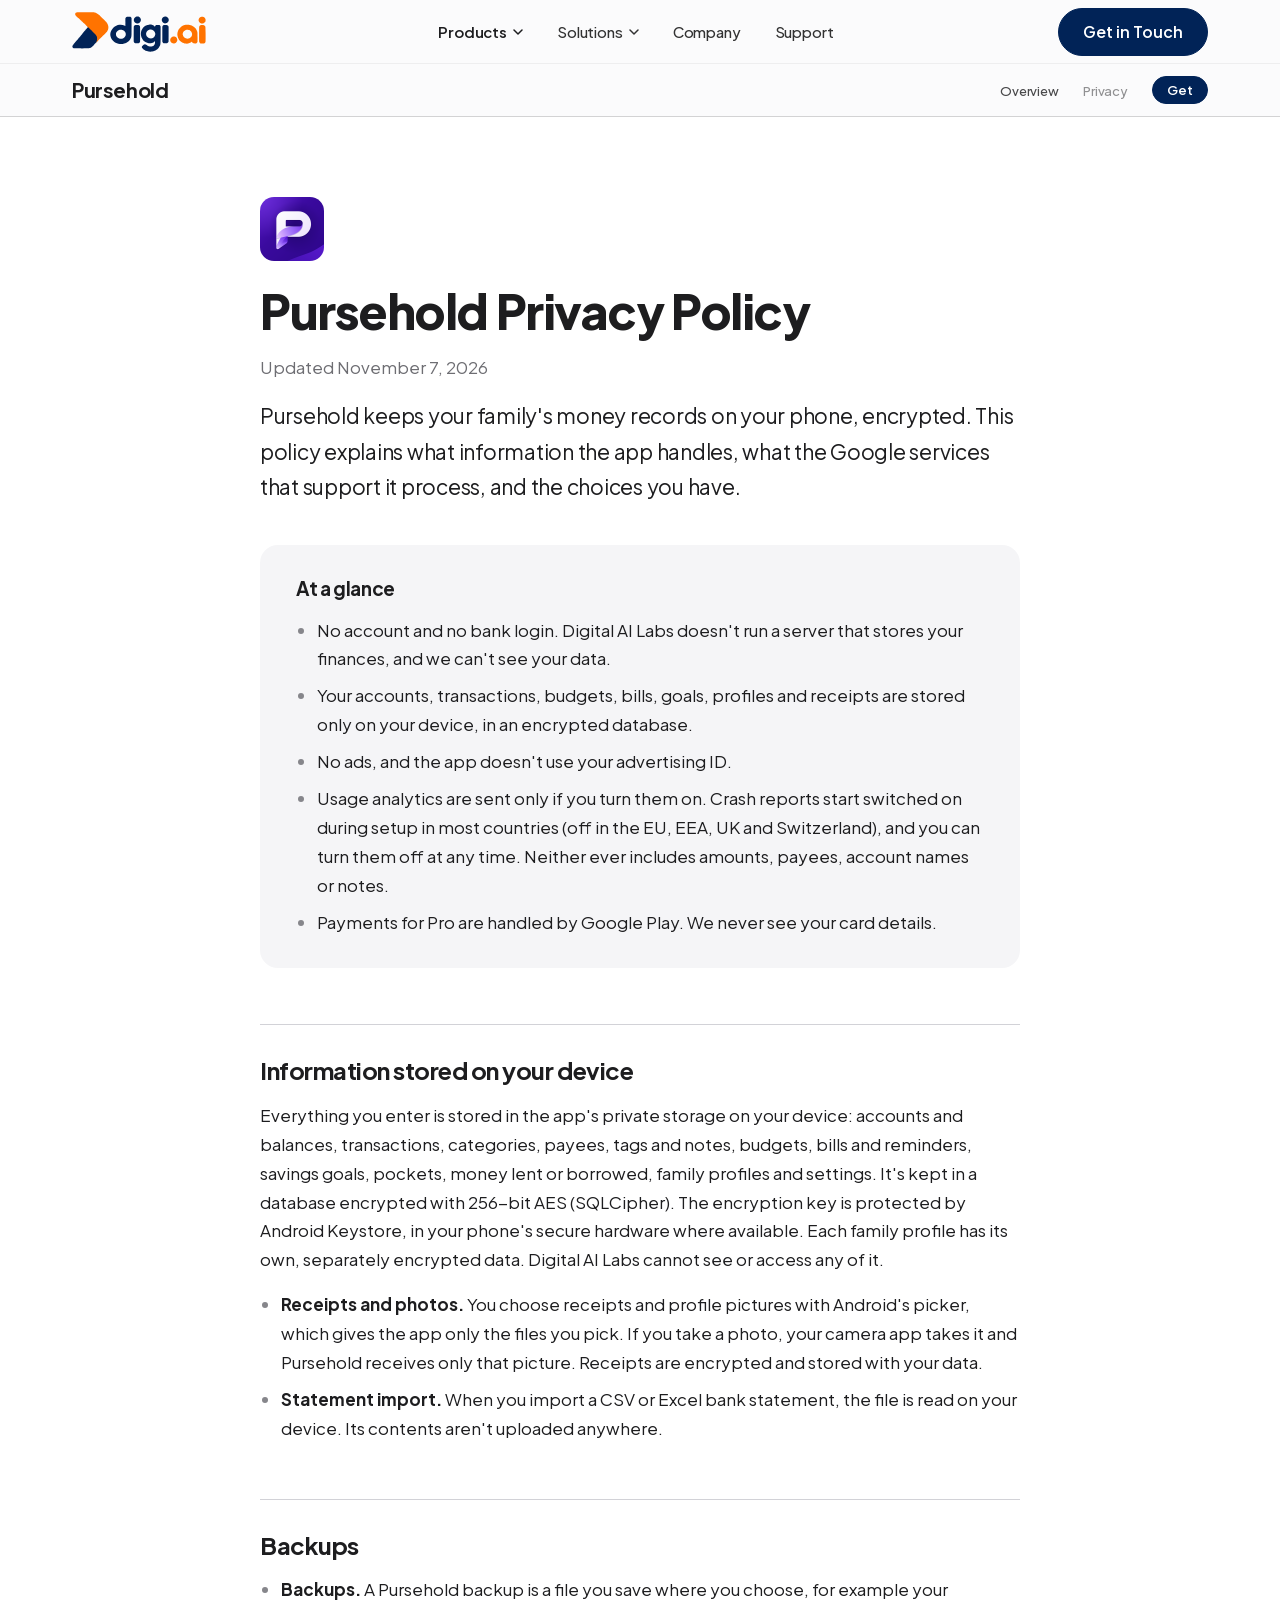
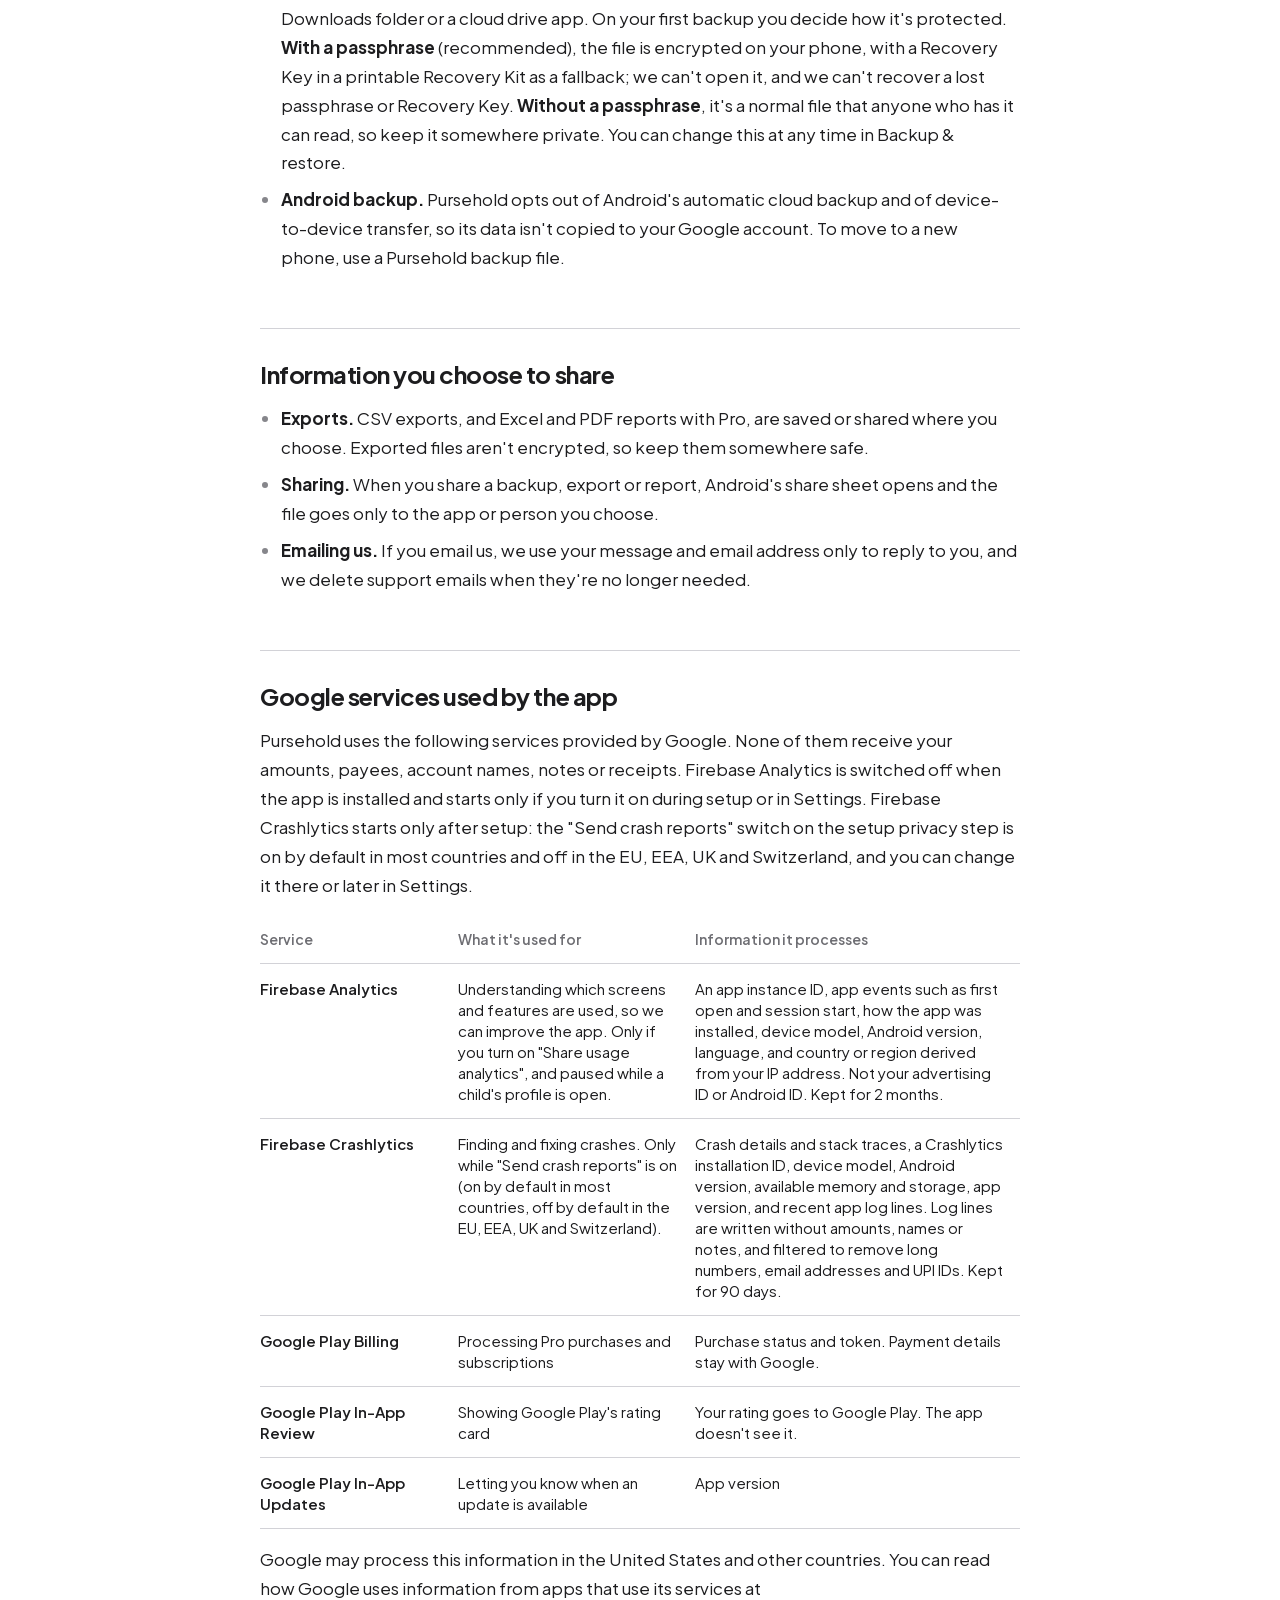
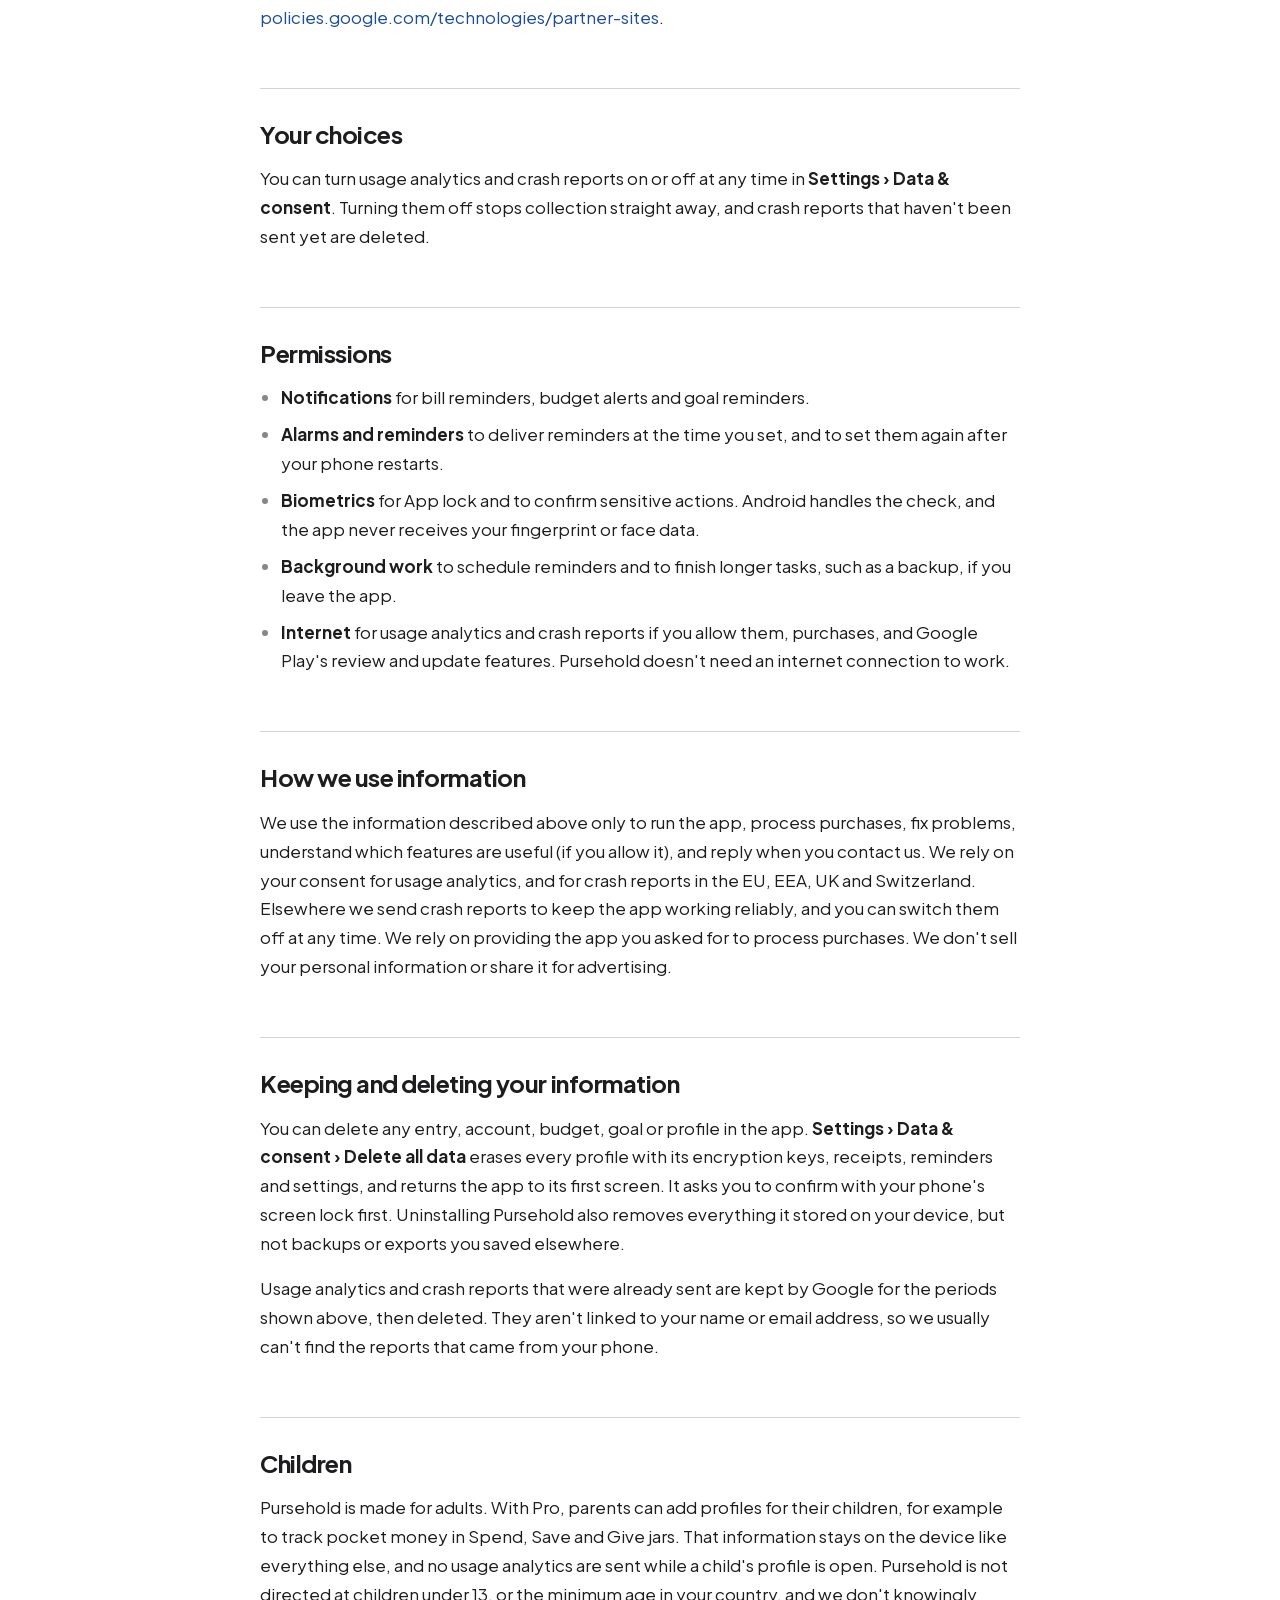
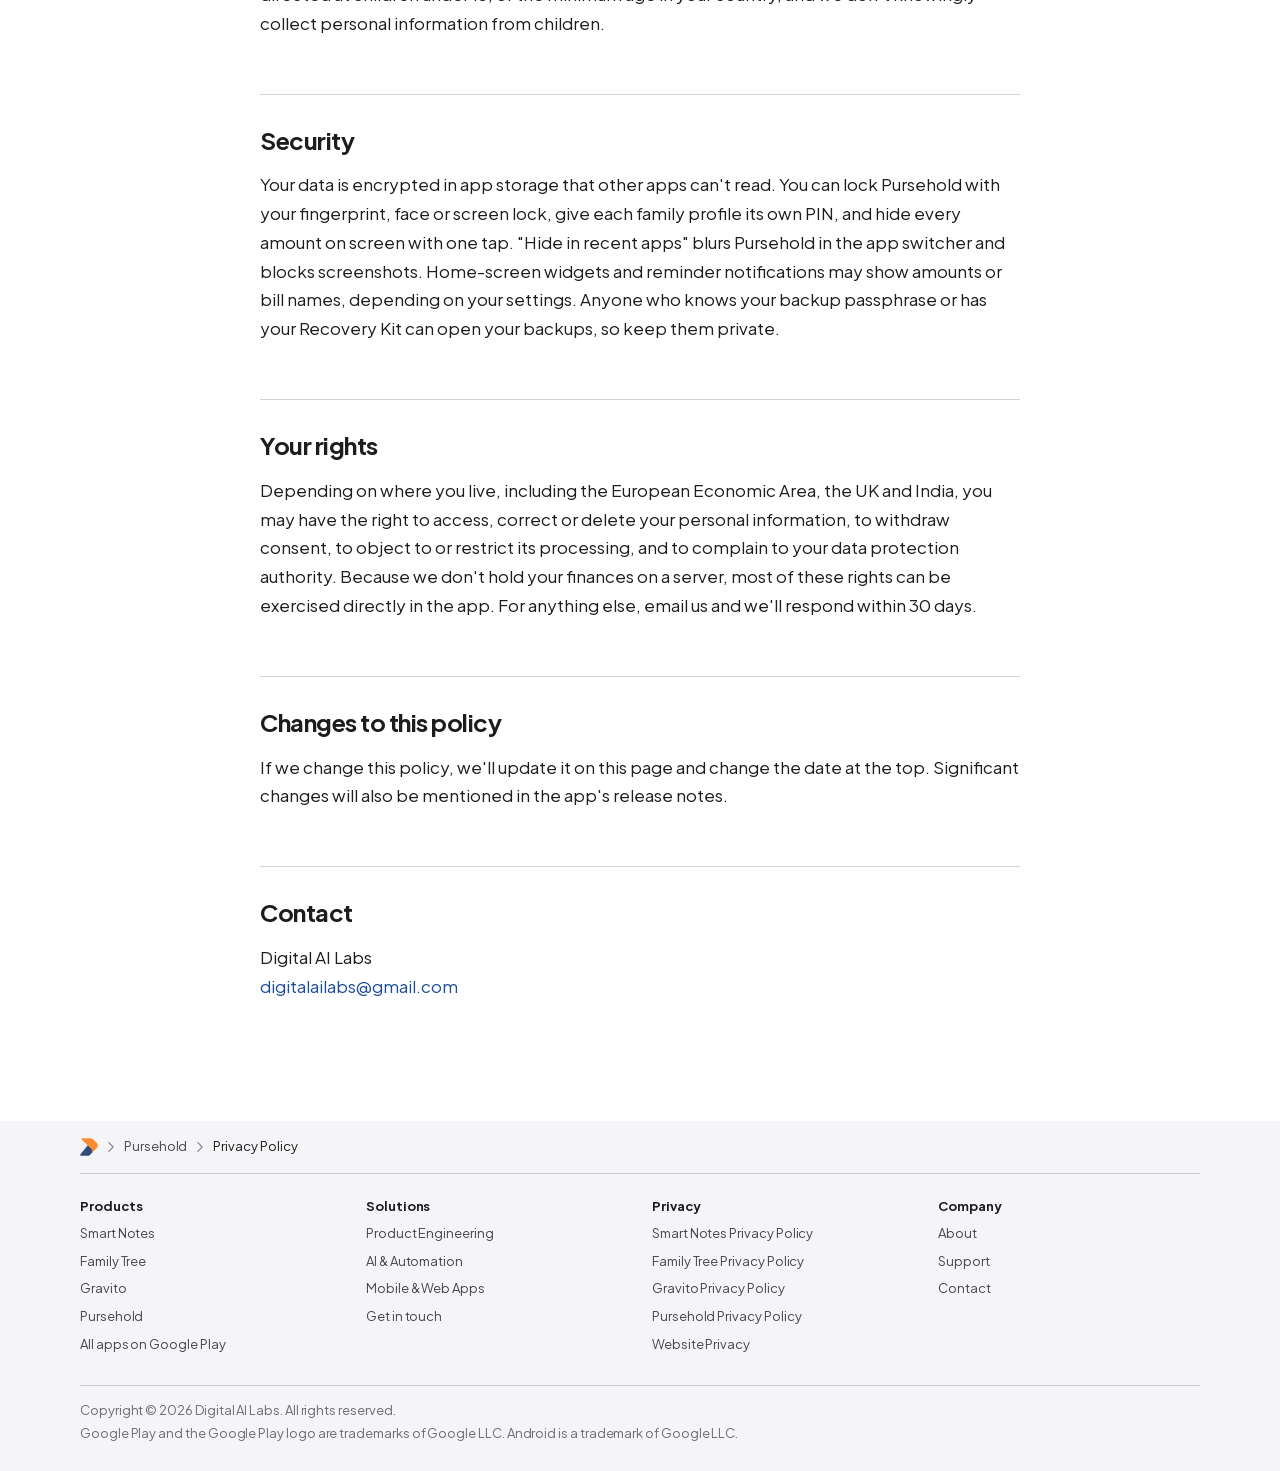
<file: pursehold/privacy/index.html>
<!doctype html>
<html lang="en">
<head>
<meta charset="utf-8">
<meta name="viewport" content="width=device-width, initial-scale=1">
<title>Pursehold Privacy Policy | Digital AI Labs</title>
<meta name="description" content="How Pursehold by Digital AI Labs handles your information: your finances stay encrypted on your device, what the optional Google services process, and your choices.">
<link rel="canonical" href="https://digiailabs.com/pursehold/privacy/">

<meta name="theme-color" content="#ffffff" media="(prefers-color-scheme: light)">
<meta name="theme-color" content="#000000" media="(prefers-color-scheme: dark)">
<meta property="og:type" content="website">
<meta property="og:site_name" content="Digital AI Labs">
<meta property="og:title" content="Pursehold Privacy Policy | Digital AI Labs">
<meta property="og:description" content="How Pursehold by Digital AI Labs handles your information: your finances stay encrypted on your device, what the optional Google services process, and your choices.">
<meta property="og:url" content="https://digiailabs.com/pursehold/privacy/">
<meta property="og:image" content="https://digiailabs.com/assets/img/og/pursehold.png">
<meta property="og:image:width" content="1200">
<meta property="og:image:height" content="630">
<meta name="twitter:card" content="summary_large_image">
<link rel="icon" href="/assets/img/brand/favicon.svg" type="image/svg+xml">
<link rel="icon" href="/assets/img/brand/favicon-32.png" sizes="32x32" type="image/png">
<link rel="apple-touch-icon" href="/assets/img/brand/apple-touch-icon.png">
<link rel="preload" href="/assets/fonts/jakarta-latin.woff2" as="font" type="font/woff2" crossorigin>
<link rel="stylesheet" href="/assets/fonts/jakarta.css">
<link rel="stylesheet" href="/assets/css/site.css">
<script src="/assets/js/site.js" defer></script>

</head>
<body class="page-legal theme-purse">
<a class="skip" href="#main">Skip to content</a>
<header class="globalnav">
  <nav class="globalnav-inner" aria-label="Global">
    <a class="brand" href="/" aria-label="Digital AI Labs home"><img class="brand-logo" src="/assets/img/brand/logo.svg" alt="" width="335" height="100"><img class="brand-logo-dark" src="/assets/img/brand/logo-dark.svg" alt="" width="335" height="100"></a>
    <button class="menu-toggle" type="button" aria-expanded="false" aria-controls="globalnav-menu"><span class="sr-only">Menu</span><span class="menu-icon" aria-hidden="true"></span></button>
    <div class="globalnav-menu" id="globalnav-menu">
      <ul class="globalnav-list">
        <li class="has-menu"><button class="menu-btn is-current" type="button" aria-expanded="false" aria-controls="menu-products">Products<svg class="caret" viewBox="0 0 10 6" aria-hidden="true"><path d="M1 1l4 4 4-4" fill="none" stroke="currentColor" stroke-width="1.5" stroke-linecap="round" stroke-linejoin="round"/></svg></button>
          <div class="menu-panel" id="menu-products"><ul class="menu-items"><li><a href="/smart-notes/"><img src="/assets/img/icons/smart-notes.png" alt="" width="40" height="40"><span><strong>Smart Notes</strong></span></a></li><li><a href="/family-tree/"><img src="/assets/img/icons/family-tree.png" alt="" width="40" height="40"><span><strong>Family Tree</strong></span></a></li><li><a href="/gravito/"><img src="/assets/img/icons/gravito.png" alt="" width="40" height="40"><span><strong>Gravito</strong></span></a></li><li><a href="/pursehold/"><img src="/assets/img/icons/pursehold.png" alt="" width="40" height="40"><span><strong>Pursehold</strong></span></a></li></ul><a class="menu-foot" href="https://play.google.com/store/apps/developer?id=Digital+AI+Labs">All apps on Google Play</a></div></li>
        <li class="has-menu"><button class="menu-btn" type="button" aria-expanded="false" aria-controls="menu-solutions">Solutions<svg class="caret" viewBox="0 0 10 6" aria-hidden="true"><path d="M1 1l4 4 4-4" fill="none" stroke="currentColor" stroke-width="1.5" stroke-linecap="round" stroke-linejoin="round"/></svg></button>
          <div class="menu-panel" id="menu-solutions"><ul class="menu-items"><li><a href="/solutions/#engineering"><svg class="svc-icon" viewBox="0 0 40 40" aria-hidden="true"><g fill="none" stroke="currentColor" stroke-width="2" stroke-linejoin="round"><path d="M20 6 4 14l16 8 16-8z"/><path d="m4 20 16 8 16-8"/><path d="m4 26 16 8 16-8"/></g></svg><span><strong>Product Engineering</strong><small>Build, scale, and modernize digital products.</small></span></a></li><li><a href="/solutions/#ai"><svg class="svc-icon" viewBox="0 0 40 40" aria-hidden="true"><g fill="none" stroke="currentColor" stroke-width="2" stroke-linecap="round" stroke-linejoin="round"><rect x="10" y="10" width="20" height="20" rx="4"/><rect x="16" y="16" width="8" height="8" rx="1.5"/><path d="M15 4v6M20 4v6M25 4v6M15 30v6M20 30v6M25 30v6M4 15h6M4 20h6M4 25h6M30 15h6M30 20h6M30 25h6"/></g></svg><span><strong>AI &amp; Automation</strong><small>Leverage AI to improve productivity and experiences.</small></span></a></li><li><a href="/solutions/#apps"><svg class="svc-icon" viewBox="0 0 40 40" aria-hidden="true"><g fill="none" stroke="currentColor" stroke-width="2" stroke-linejoin="round"><rect x="3" y="8" width="26" height="18" rx="2.5"/><path d="M10 31h12" stroke-linecap="round"/><rect x="24" y="15" width="13" height="21" rx="2.5" fill="var(--bg)"/><path d="M29 32h3" stroke-linecap="round"/></g></svg><span><strong>Mobile &amp; Web Apps</strong><small>High-quality apps for Android, iOS, and web.</small></span></a></li></ul><a class="menu-foot" href="/solutions/">Explore AI solutions</a></div></li>
        <li><a href="/about/">Company</a></li>
        <li><a href="/support/">Support</a></li>
      </ul>
      <a class="pill pill-nav" href="/contact/">Get in Touch</a>
    </div>
  </nav>
</header>
<nav class="localnav" aria-label="Pursehold">
  <div class="localnav-inner">
    <a class="localnav-title" href="/pursehold/">Pursehold</a>
    <ul class="localnav-links"><li><a href="/pursehold/">Overview</a></li><li><a href="/pursehold/privacy/" aria-current="page">Privacy</a></li></ul>
    <a class="pill pill-small" href="https://play.google.com/store/apps/details?id=com.digitalailabs.pursehold">Get</a>
  </div>
</nav>
<main id="main">
<article class="legal">
  <div class="container legal-inner">
    <img class="legal-icon" src="/assets/img/icons/pursehold.png" alt="" width="64" height="64">
    <h1 class="legal-title">Pursehold Privacy Policy</h1>
    <p class="legal-updated">Updated November 7, 2026</p>
    <p class="legal-lede">Pursehold keeps your family's money records on your phone, encrypted. This policy explains what information the app handles, what the Google services that support it process, and the choices you have.</p>

<section class="legal-summary" aria-labelledby="summary">
  <h2 id="summary">At a glance</h2>
  <ul>
    <li>No account and no bank login. Digital AI Labs doesn't run a server that stores your finances, and we can't see your data.</li>
    <li>Your accounts, transactions, budgets, bills, goals, profiles and receipts are stored only on your device, in an encrypted database.</li>
    <li>No ads, and the app doesn't use your advertising ID.</li>
    <li>Usage analytics are sent only if you turn them on. Crash reports start switched on during setup in most countries (off in the EU, EEA, UK and Switzerland), and you can turn them off at any time. Neither ever includes amounts, payees, account names or notes.</li>
    <li>Payments for Pro are handled by Google Play. We never see your card details.</li>
  </ul>
</section>

<h2 id="on-device">Information stored on your device</h2>
<p>Everything you enter is stored in the app's private storage on your device: accounts and balances, transactions, categories, payees, tags and notes, budgets, bills and reminders, savings goals, pockets, money lent or borrowed, family profiles and settings. It's kept in a database encrypted with 256-bit AES (SQLCipher). The encryption key is protected by Android Keystore, in your phone's secure hardware where available. Each family profile has its own, separately encrypted data. Digital AI Labs cannot see or access any of it.</p>
<ul>
  <li><strong>Receipts and photos.</strong> You choose receipts and profile pictures with Android's picker, which gives the app only the files you pick. If you take a photo, your camera app takes it and Pursehold receives only that picture. Receipts are encrypted and stored with your data.</li>
  <li><strong>Statement import.</strong> When you import a CSV or Excel bank statement, the file is read on your device. Its contents aren't uploaded anywhere.</li>
</ul>

<h2 id="backups">Backups</h2>
<ul>
  <li><strong>Backups.</strong> A Pursehold backup is a file you save where you choose, for example your Downloads folder or a cloud drive app. On your first backup you decide how it's protected. <strong>With a passphrase</strong> (recommended), the file is encrypted on your phone, with a Recovery Key in a printable Recovery Kit as a fallback; we can't open it, and we can't recover a lost passphrase or Recovery Key. <strong>Without a passphrase</strong>, it's a normal file that anyone who has it can read, so keep it somewhere private. You can change this at any time in Backup &amp; restore.</li>
  <li><strong>Android backup.</strong> Pursehold opts out of Android's automatic cloud backup and of device-to-device transfer, so its data isn't copied to your Google account. To move to a new phone, use a Pursehold backup file.</li>
</ul>

<h2 id="sharing">Information you choose to share</h2>
<ul>
  <li><strong>Exports.</strong> CSV exports, and Excel and PDF reports with Pro, are saved or shared where you choose. Exported files aren't encrypted, so keep them somewhere safe.</li>
  <li><strong>Sharing.</strong> When you share a backup, export or report, Android's share sheet opens and the file goes only to the app or person you choose.</li>
  <li><strong>Emailing us.</strong> If you email us, we use your message and email address only to reply to you, and we delete support emails when they're no longer needed.</li>
</ul>

<h2 id="services">Google services used by the app</h2>
<p>Pursehold uses the following services provided by Google. None of them receive your amounts, payees, account names, notes or receipts. Firebase Analytics is switched off when the app is installed and starts only if you turn it on during setup or in Settings. Firebase Crashlytics starts only after setup: the "Send crash reports" switch on the setup privacy step is on by default in most countries and off in the EU, EEA, UK and Switzerland, and you can change it there or later in Settings.</p>
<div class="table-wrap">
<table>
  <thead><tr><th scope="col">Service</th><th scope="col">What it's used for</th><th scope="col">Information it processes</th></tr></thead>
  <tbody>
    <tr><td>Firebase Analytics</td><td>Understanding which screens and features are used, so we can improve the app. Only if you turn on "Share usage analytics", and paused while a child's profile is open.</td><td>An app instance ID, app events such as first open and session start, how the app was installed, device model, Android version, language, and country or region derived from your IP address. Not your advertising ID or Android ID. Kept for 2 months.</td></tr>
    <tr><td>Firebase Crashlytics</td><td>Finding and fixing crashes. Only while "Send crash reports" is on (on by default in most countries, off by default in the EU, EEA, UK and Switzerland).</td><td>Crash details and stack traces, a Crashlytics installation ID, device model, Android version, available memory and storage, app version, and recent app log lines. Log lines are written without amounts, names or notes, and filtered to remove long numbers, email addresses and UPI IDs. Kept for 90 days.</td></tr>
    <tr><td>Google Play Billing</td><td>Processing Pro purchases and subscriptions</td><td>Purchase status and token. Payment details stay with Google.</td></tr>
    <tr><td>Google Play In-App Review</td><td>Showing Google Play's rating card</td><td>Your rating goes to Google Play. The app doesn't see it.</td></tr>
    <tr><td>Google Play In-App Updates</td><td>Letting you know when an update is available</td><td>App version</td></tr>
  </tbody>
</table>
</div>
<p>Google may process this information in the United States and other countries. You can read how Google uses information from apps that use its services at <a href="https://policies.google.com/technologies/partner-sites">policies.google.com/technologies/partner-sites</a>.</p>

<h2 id="choices">Your choices</h2>
<p>You can turn usage analytics and crash reports on or off at any time in <strong>Settings › Data &amp; consent</strong>. Turning them off stops collection straight away, and crash reports that haven't been sent yet are deleted.</p>

<h2 id="permissions">Permissions</h2>
<ul>
  <li><strong>Notifications</strong> for bill reminders, budget alerts and goal reminders.</li>
  <li><strong>Alarms and reminders</strong> to deliver reminders at the time you set, and to set them again after your phone restarts.</li>
  <li><strong>Biometrics</strong> for App lock and to confirm sensitive actions. Android handles the check, and the app never receives your fingerprint or face data.</li>
  <li><strong>Background work</strong> to schedule reminders and to finish longer tasks, such as a backup, if you leave the app.</li>
  <li><strong>Internet</strong> for usage analytics and crash reports if you allow them, purchases, and Google Play's review and update features. Pursehold doesn't need an internet connection to work.</li>
</ul>

<h2 id="use">How we use information</h2>
<p>We use the information described above only to run the app, process purchases, fix problems, understand which features are useful (if you allow it), and reply when you contact us. We rely on your consent for usage analytics, and for crash reports in the EU, EEA, UK and Switzerland. Elsewhere we send crash reports to keep the app working reliably, and you can switch them off at any time. We rely on providing the app you asked for to process purchases. We don't sell your personal information or share it for advertising.</p>

<h2 id="retention">Keeping and deleting your information</h2>
<p>You can delete any entry, account, budget, goal or profile in the app. <strong>Settings › Data &amp; consent › Delete all data</strong> erases every profile with its encryption keys, receipts, reminders and settings, and returns the app to its first screen. It asks you to confirm with your phone's screen lock first. Uninstalling Pursehold also removes everything it stored on your device, but not backups or exports you saved elsewhere.</p>
<p>Usage analytics and crash reports that were already sent are kept by Google for the periods shown above, then deleted. They aren't linked to your name or email address, so we usually can't find the reports that came from your phone.</p>

<h2 id="children">Children</h2>
<p>Pursehold is made for adults. With Pro, parents can add profiles for their children, for example to track pocket money in Spend, Save and Give jars. That information stays on the device like everything else, and no usage analytics are sent while a child's profile is open. Pursehold is not directed at children under 13, or the minimum age in your country, and we don't knowingly collect personal information from children.</p>

<h2 id="security">Security</h2>
<p>Your data is encrypted in app storage that other apps can't read. You can lock Pursehold with your fingerprint, face or screen lock, give each family profile its own PIN, and hide every amount on screen with one tap. "Hide in recent apps" blurs Pursehold in the app switcher and blocks screenshots. Home-screen widgets and reminder notifications may show amounts or bill names, depending on your settings. Anyone who knows your backup passphrase or has your Recovery Kit can open your backups, so keep them private.</p>

<h2 id="rights">Your rights</h2>
<p>Depending on where you live, including the European Economic Area, the UK and India, you may have the right to access, correct or delete your personal information, to withdraw consent, to object to or restrict its processing, and to complain to your data protection authority. Because we don't hold your finances on a server, most of these rights can be exercised directly in the app. For anything else, email us and we'll respond within 30 days.</p>

<h2 id="changes">Changes to this policy</h2>
<p>If we change this policy, we'll update it on this page and change the date at the top. Significant changes will also be mentioned in the app's release notes.</p>

<h2 id="contact">Contact</h2>
<p>Digital AI Labs<br><a href="mailto:digitalailabs@gmail.com?subject=Pursehold%20privacy">digitalailabs@gmail.com</a></p>

  </div>
</article>
</main>
<footer class="footer">
  <div class="footer-inner">
    <nav class="breadcrumbs" aria-label="Breadcrumb"><a href="/" class="crumb-home" aria-label="Digital AI Labs"><img class="mark" src="/assets/img/brand/mark.svg" alt="" width="100" height="100"></a><svg class="chev" viewBox="0 0 8 14" aria-hidden="true"><path d="M1 1l6 6-6 6" fill="none" stroke="currentColor" stroke-width="1.6" stroke-linecap="round" stroke-linejoin="round"/></svg><a href="/pursehold/">Pursehold</a><svg class="chev" viewBox="0 0 8 14" aria-hidden="true"><path d="M1 1l6 6-6 6" fill="none" stroke="currentColor" stroke-width="1.6" stroke-linecap="round" stroke-linejoin="round"/></svg><span>Privacy Policy</span></nav>
    <div class="directory">
      <div class="dir-col">
        <h3>Products</h3>
        <ul>
          <li><a href="/smart-notes/">Smart Notes</a></li>
          <li><a href="/family-tree/">Family Tree</a></li>
          <li><a href="/gravito/">Gravito</a></li>
          <li><a href="/pursehold/">Pursehold</a></li>
          <li><a href="https://play.google.com/store/apps/developer?id=Digital+AI+Labs">All apps on Google Play</a></li>
        </ul>
      </div>
      <div class="dir-col">
        <h3>Solutions</h3>
        <ul>
          <li><a href="/solutions/#engineering">Product Engineering</a></li>
          <li><a href="/solutions/#ai">AI &amp; Automation</a></li>
          <li><a href="/solutions/#apps">Mobile &amp; Web Apps</a></li>
          <li><a href="/contact/">Get in touch</a></li>
        </ul>
      </div>
      <div class="dir-col">
        <h3>Privacy</h3>
        <ul>
          <li><a href="/smart-notes/privacy/">Smart Notes Privacy Policy</a></li>
          <li><a href="/family-tree/privacy/">Family Tree Privacy Policy</a></li>
          <li><a href="/gravito/privacy/">Gravito Privacy Policy</a></li>
          <li><a href="/pursehold/privacy/">Pursehold Privacy Policy</a></li>
          <li><a href="/privacy/">Website Privacy</a></li>
        </ul>
      </div>
      <div class="dir-col">
        <h3>Company</h3>
        <ul>
          <li><a href="/about/">About</a></li>
          <li><a href="/support/">Support</a></li>
          <li><a href="/contact/">Contact</a></li>
        </ul>
      </div>
    </div>
    <div class="legal-row">
      <p>Copyright © 2026 Digital AI Labs. All rights reserved.</p>
      <p>Google Play and the Google Play logo are trademarks of Google LLC. Android is a trademark of Google LLC.</p>
    </div>
  </div>
</footer>
</body>
</html>
</file>
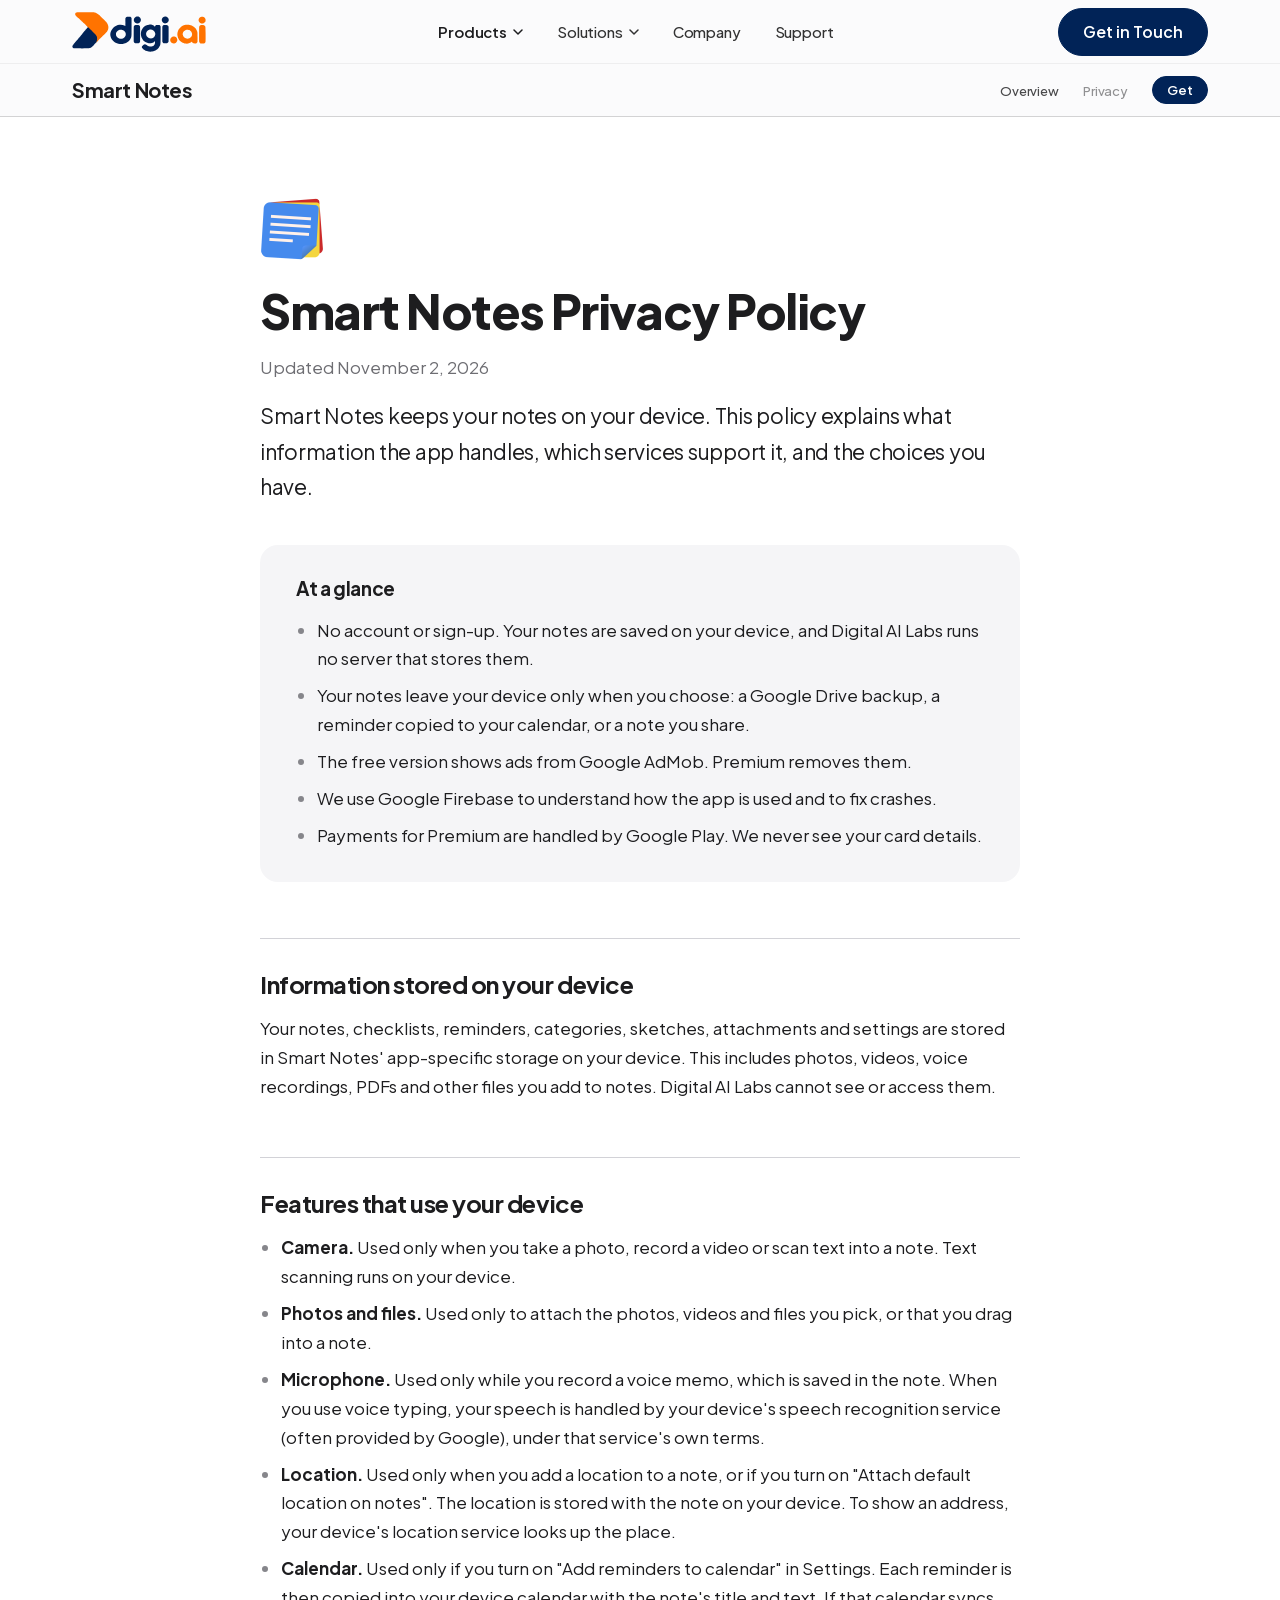
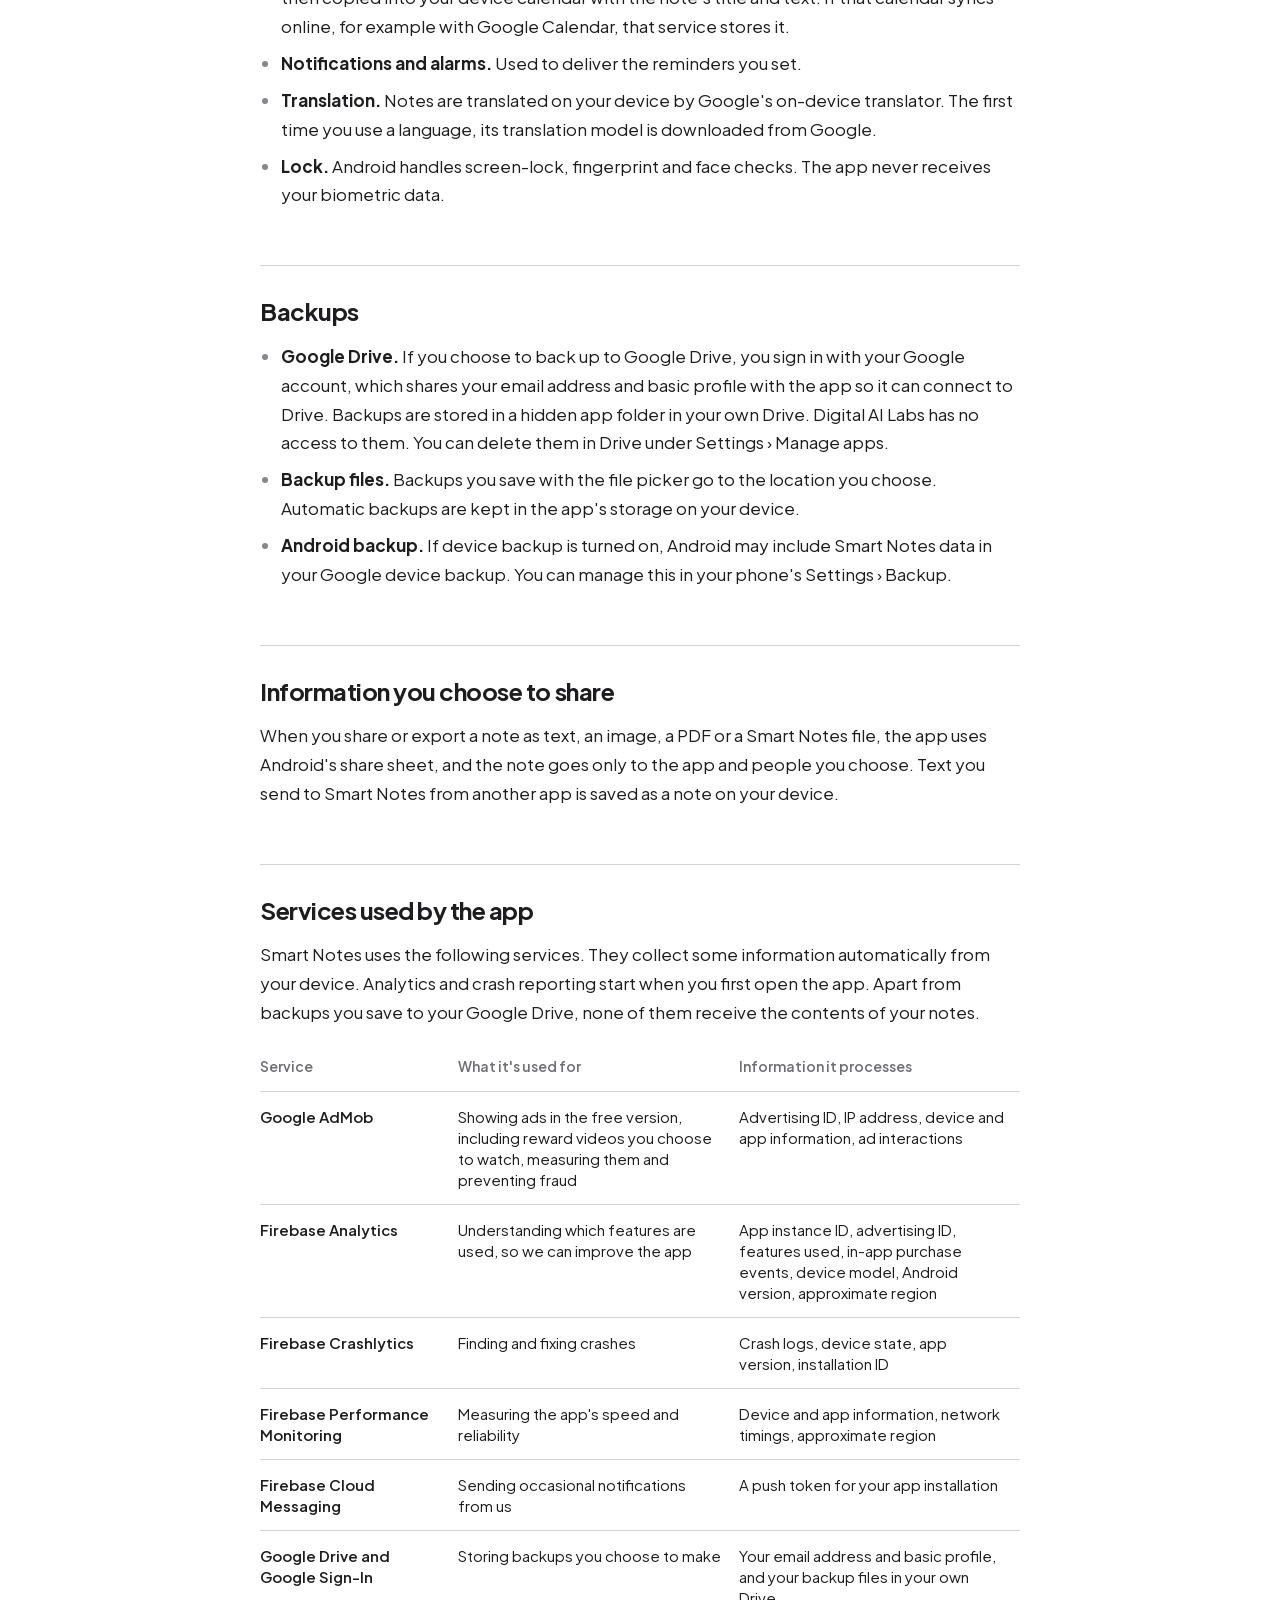
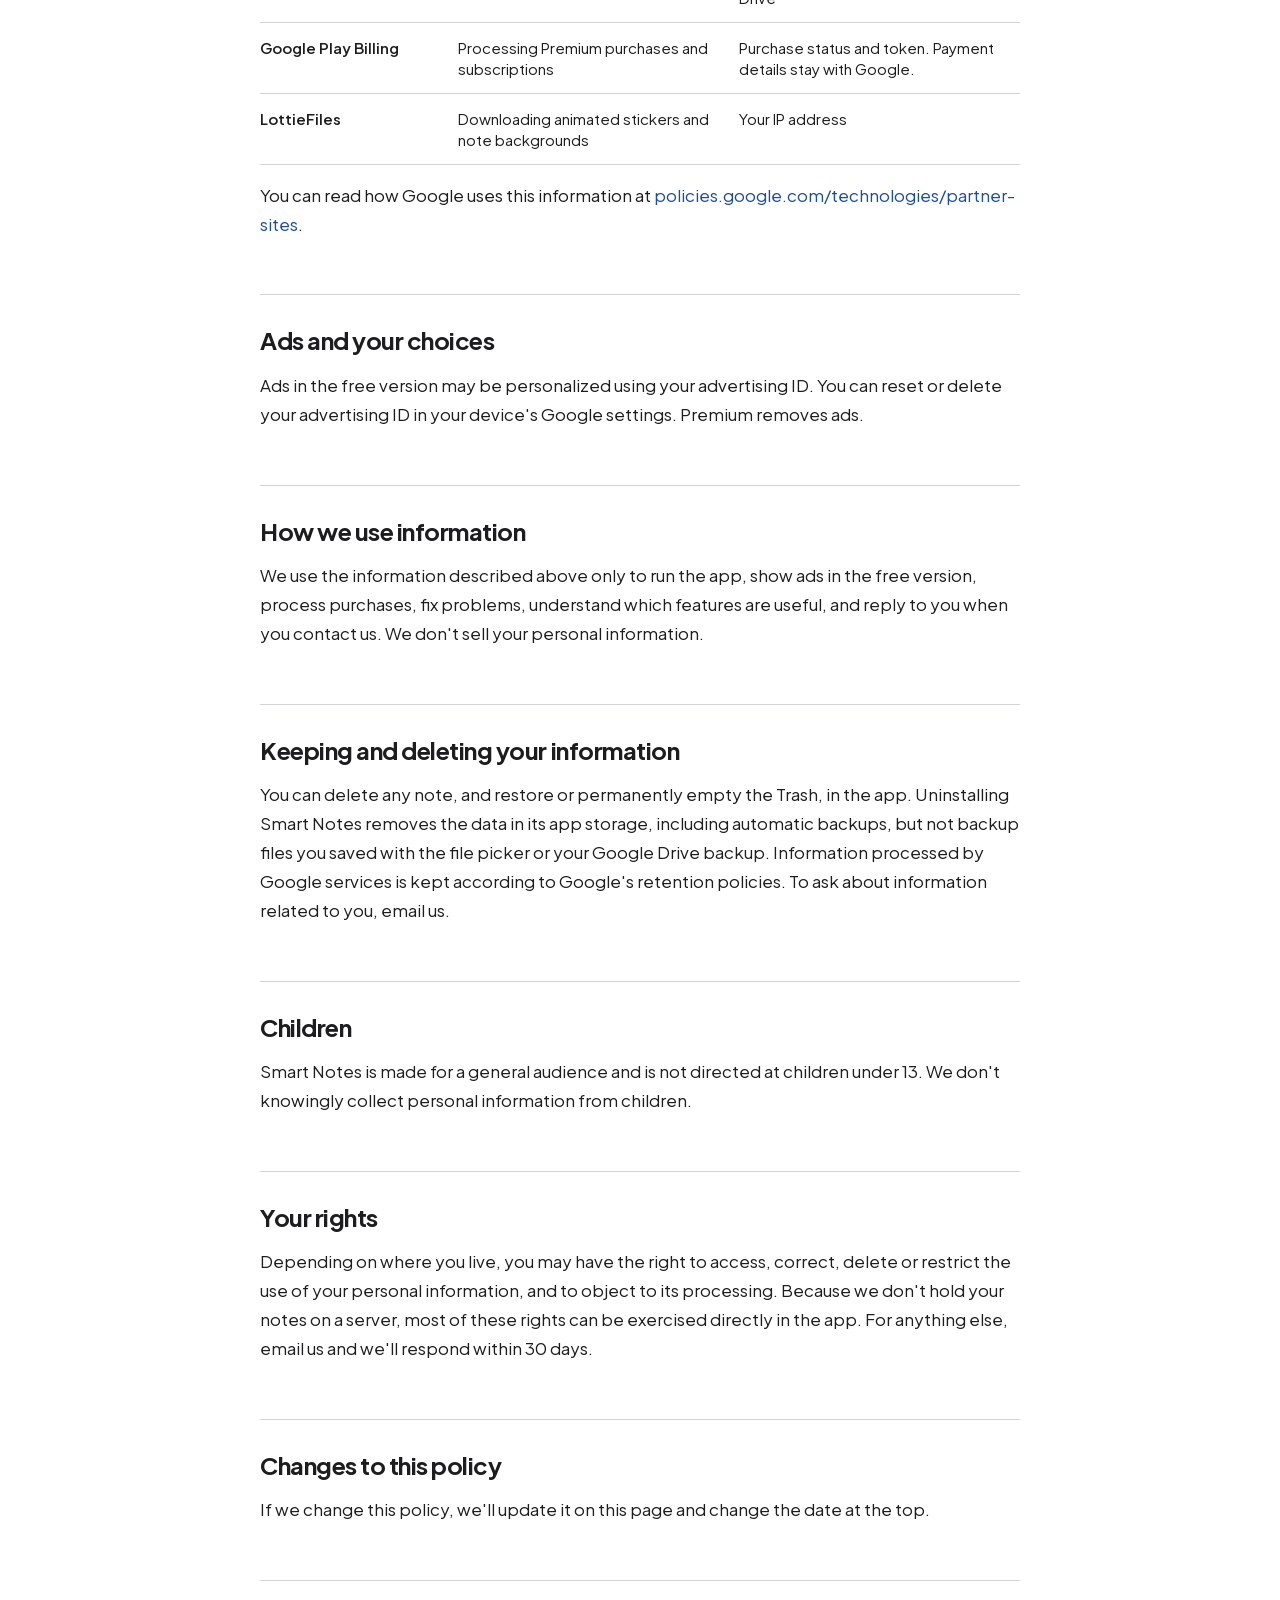
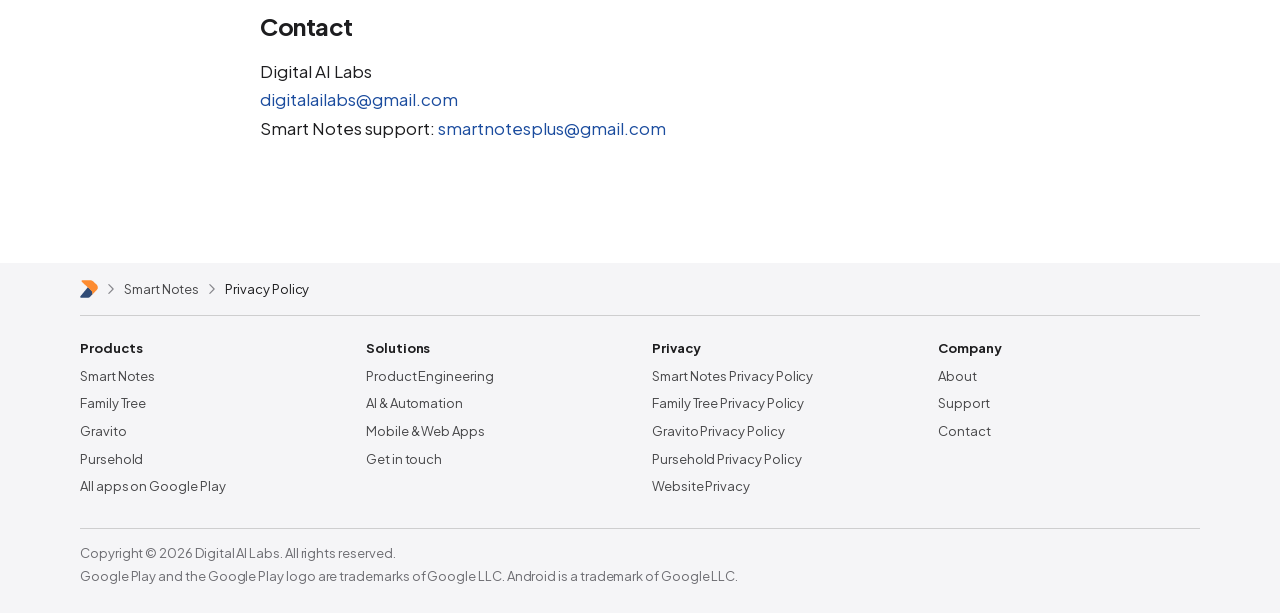
<file: smart-notes/privacy/index.html>
<!doctype html>
<html lang="en">
<head>
<meta charset="utf-8">
<meta name="viewport" content="width=device-width, initial-scale=1">
<title>Smart Notes Privacy Policy | Digital AI Labs</title>
<meta name="description" content="How Smart Notes by Digital AI Labs handles your information: what stays on your device, which Google services the app uses, and your choices.">
<link rel="canonical" href="https://digiailabs.com/smart-notes/privacy/">

<meta name="theme-color" content="#ffffff" media="(prefers-color-scheme: light)">
<meta name="theme-color" content="#000000" media="(prefers-color-scheme: dark)">
<meta property="og:type" content="website">
<meta property="og:site_name" content="Digital AI Labs">
<meta property="og:title" content="Smart Notes Privacy Policy | Digital AI Labs">
<meta property="og:description" content="How Smart Notes by Digital AI Labs handles your information: what stays on your device, which Google services the app uses, and your choices.">
<meta property="og:url" content="https://digiailabs.com/smart-notes/privacy/">
<meta property="og:image" content="https://digiailabs.com/assets/img/og/smart-notes.png?v=2">
<meta property="og:image:width" content="1200">
<meta property="og:image:height" content="630">
<meta name="twitter:card" content="summary_large_image">
<link rel="icon" href="/assets/img/brand/favicon.svg" type="image/svg+xml">
<link rel="icon" href="/assets/img/brand/favicon-32.png" sizes="32x32" type="image/png">
<link rel="apple-touch-icon" href="/assets/img/brand/apple-touch-icon.png">
<link rel="preload" href="/assets/fonts/jakarta-latin.woff2" as="font" type="font/woff2" crossorigin>
<link rel="stylesheet" href="/assets/fonts/jakarta.css">
<link rel="stylesheet" href="/assets/css/site.css">
<script src="/assets/js/site.js" defer></script>

</head>
<body class="page-legal theme-notes">
<a class="skip" href="#main">Skip to content</a>
<header class="globalnav">
  <nav class="globalnav-inner" aria-label="Global">
    <a class="brand" href="/" aria-label="Digital AI Labs home"><img class="brand-logo" src="/assets/img/brand/logo.svg" alt="" width="335" height="100"><img class="brand-logo-dark" src="/assets/img/brand/logo-dark.svg" alt="" width="335" height="100"></a>
    <button class="menu-toggle" type="button" aria-expanded="false" aria-controls="globalnav-menu"><span class="sr-only">Menu</span><span class="menu-icon" aria-hidden="true"></span></button>
    <div class="globalnav-menu" id="globalnav-menu">
      <ul class="globalnav-list">
        <li class="has-menu"><button class="menu-btn is-current" type="button" aria-expanded="false" aria-controls="menu-products">Products<svg class="caret" viewBox="0 0 10 6" aria-hidden="true"><path d="M1 1l4 4 4-4" fill="none" stroke="currentColor" stroke-width="1.5" stroke-linecap="round" stroke-linejoin="round"/></svg></button>
          <div class="menu-panel" id="menu-products"><ul class="menu-items"><li><a href="/smart-notes/"><img src="/assets/img/icons/smart-notes.png" alt="" width="40" height="40"><span><strong>Smart Notes</strong></span></a></li><li><a href="/family-tree/"><img src="/assets/img/icons/family-tree.png" alt="" width="40" height="40"><span><strong>Family Tree</strong></span></a></li><li><a href="/gravito/"><img src="/assets/img/icons/gravito.png" alt="" width="40" height="40"><span><strong>Gravito</strong></span></a></li><li><a href="/pursehold/"><img src="/assets/img/icons/pursehold.png" alt="" width="40" height="40"><span><strong>Pursehold</strong></span></a></li></ul><a class="menu-foot" href="https://play.google.com/store/apps/developer?id=Digital+AI+Labs">All apps on Google Play</a></div></li>
        <li class="has-menu"><button class="menu-btn" type="button" aria-expanded="false" aria-controls="menu-solutions">Solutions<svg class="caret" viewBox="0 0 10 6" aria-hidden="true"><path d="M1 1l4 4 4-4" fill="none" stroke="currentColor" stroke-width="1.5" stroke-linecap="round" stroke-linejoin="round"/></svg></button>
          <div class="menu-panel" id="menu-solutions"><ul class="menu-items"><li><a href="/solutions/#engineering"><svg class="svc-icon" viewBox="0 0 40 40" aria-hidden="true"><g fill="none" stroke="currentColor" stroke-width="2" stroke-linejoin="round"><path d="M20 6 4 14l16 8 16-8z"/><path d="m4 20 16 8 16-8"/><path d="m4 26 16 8 16-8"/></g></svg><span><strong>Product Engineering</strong><small>Build, scale, and modernize digital products.</small></span></a></li><li><a href="/solutions/#ai"><svg class="svc-icon" viewBox="0 0 40 40" aria-hidden="true"><g fill="none" stroke="currentColor" stroke-width="2" stroke-linecap="round" stroke-linejoin="round"><rect x="10" y="10" width="20" height="20" rx="4"/><rect x="16" y="16" width="8" height="8" rx="1.5"/><path d="M15 4v6M20 4v6M25 4v6M15 30v6M20 30v6M25 30v6M4 15h6M4 20h6M4 25h6M30 15h6M30 20h6M30 25h6"/></g></svg><span><strong>AI &amp; Automation</strong><small>Leverage AI to improve productivity and experiences.</small></span></a></li><li><a href="/solutions/#apps"><svg class="svc-icon" viewBox="0 0 40 40" aria-hidden="true"><g fill="none" stroke="currentColor" stroke-width="2" stroke-linejoin="round"><rect x="3" y="8" width="26" height="18" rx="2.5"/><path d="M10 31h12" stroke-linecap="round"/><rect x="24" y="15" width="13" height="21" rx="2.5" fill="var(--bg)"/><path d="M29 32h3" stroke-linecap="round"/></g></svg><span><strong>Mobile &amp; Web Apps</strong><small>High-quality apps for Android, iOS, and web.</small></span></a></li></ul><a class="menu-foot" href="/solutions/">Explore AI solutions</a></div></li>
        <li><a href="/about/">Company</a></li>
        <li><a href="/support/">Support</a></li>
      </ul>
      <a class="pill pill-nav" href="/contact/">Get in Touch</a>
    </div>
  </nav>
</header>
<nav class="localnav" aria-label="Smart Notes">
  <div class="localnav-inner">
    <a class="localnav-title" href="/smart-notes/">Smart Notes</a>
    <ul class="localnav-links"><li><a href="/smart-notes/">Overview</a></li><li><a href="/smart-notes/privacy/" aria-current="page">Privacy</a></li></ul>
    <a class="pill pill-small" href="https://play.google.com/store/apps/details?id=com.notepad.smartnotes">Get</a>
  </div>
</nav>
<main id="main">
<article class="legal">
  <div class="container legal-inner">
    <img class="legal-icon" src="/assets/img/icons/smart-notes.png" alt="" width="64" height="64">
    <h1 class="legal-title">Smart Notes Privacy Policy</h1>
    <p class="legal-updated">Updated November 2, 2026</p>
    <p class="legal-lede">Smart Notes keeps your notes on your device. This policy explains what information the app handles, which services support it, and the choices you have.</p>

<section class="legal-summary" aria-labelledby="summary">
  <h2 id="summary">At a glance</h2>
  <ul>
    <li>No account or sign-up. Your notes are saved on your device, and Digital AI Labs runs no server that stores them.</li>
    <li>Your notes leave your device only when you choose: a Google Drive backup, a reminder copied to your calendar, or a note you share.</li>
    <li>The free version shows ads from Google AdMob. Premium removes them.</li>
    <li>We use Google Firebase to understand how the app is used and to fix crashes.</li>
    <li>Payments for Premium are handled by Google Play. We never see your card details.</li>
  </ul>
</section>

<h2 id="on-device">Information stored on your device</h2>
<p>Your notes, checklists, reminders, categories, sketches, attachments and settings are stored in Smart Notes' app-specific storage on your device. This includes photos, videos, voice recordings, PDFs and other files you add to notes. Digital AI Labs cannot see or access them.</p>

<h2 id="features">Features that use your device</h2>
<ul>
  <li><strong>Camera.</strong> Used only when you take a photo, record a video or scan text into a note. Text scanning runs on your device.</li>
  <li><strong>Photos and files.</strong> Used only to attach the photos, videos and files you pick, or that you drag into a note.</li>
  <li><strong>Microphone.</strong> Used only while you record a voice memo, which is saved in the note. When you use voice typing, your speech is handled by your device's speech recognition service (often provided by Google), under that service's own terms.</li>
  <li><strong>Location.</strong> Used only when you add a location to a note, or if you turn on "Attach default location on notes". The location is stored with the note on your device. To show an address, your device's location service looks up the place.</li>
  <li><strong>Calendar.</strong> Used only if you turn on "Add reminders to calendar" in Settings. Each reminder is then copied into your device calendar with the note's title and text. If that calendar syncs online, for example with Google Calendar, that service stores it.</li>
  <li><strong>Notifications and alarms.</strong> Used to deliver the reminders you set.</li>
  <li><strong>Translation.</strong> Notes are translated on your device by Google's on-device translator. The first time you use a language, its translation model is downloaded from Google.</li>
  <li><strong>Lock.</strong> Android handles screen-lock, fingerprint and face checks. The app never receives your biometric data.</li>
</ul>

<h2 id="backups">Backups</h2>
<ul>
  <li><strong>Google Drive.</strong> If you choose to back up to Google Drive, you sign in with your Google account, which shares your email address and basic profile with the app so it can connect to Drive. Backups are stored in a hidden app folder in your own Drive. Digital AI Labs has no access to them. You can delete them in Drive under Settings › Manage apps.</li>
  <li><strong>Backup files.</strong> Backups you save with the file picker go to the location you choose. Automatic backups are kept in the app's storage on your device.</li>
  <li><strong>Android backup.</strong> If device backup is turned on, Android may include Smart Notes data in your Google device backup. You can manage this in your phone's Settings › Backup.</li>
</ul>

<h2 id="sharing">Information you choose to share</h2>
<p>When you share or export a note as text, an image, a PDF or a Smart Notes file, the app uses Android's share sheet, and the note goes only to the app and people you choose. Text you send to Smart Notes from another app is saved as a note on your device.</p>

<h2 id="services">Services used by the app</h2>
<p>Smart Notes uses the following services. They collect some information automatically from your device. Analytics and crash reporting start when you first open the app. Apart from backups you save to your Google Drive, none of them receive the contents of your notes.</p>
<div class="table-wrap">
<table>
  <thead><tr><th scope="col">Service</th><th scope="col">What it's used for</th><th scope="col">Information it processes</th></tr></thead>
  <tbody>
    <tr><td>Google AdMob</td><td>Showing ads in the free version, including reward videos you choose to watch, measuring them and preventing fraud</td><td>Advertising ID, IP address, device and app information, ad interactions</td></tr>
    <tr><td>Firebase Analytics</td><td>Understanding which features are used, so we can improve the app</td><td>App instance ID, advertising ID, features used, in-app purchase events, device model, Android version, approximate region</td></tr>
    <tr><td>Firebase Crashlytics</td><td>Finding and fixing crashes</td><td>Crash logs, device state, app version, installation ID</td></tr>
    <tr><td>Firebase Performance Monitoring</td><td>Measuring the app's speed and reliability</td><td>Device and app information, network timings, approximate region</td></tr>
    <tr><td>Firebase Cloud Messaging</td><td>Sending occasional notifications from us</td><td>A push token for your app installation</td></tr>
    <tr><td>Google Drive and Google Sign-In</td><td>Storing backups you choose to make</td><td>Your email address and basic profile, and your backup files in your own Drive</td></tr>
    <tr><td>Google Play Billing</td><td>Processing Premium purchases and subscriptions</td><td>Purchase status and token. Payment details stay with Google.</td></tr>
    <tr><td>LottieFiles</td><td>Downloading animated stickers and note backgrounds</td><td>Your IP address</td></tr>
  </tbody>
</table>
</div>
<p>You can read how Google uses this information at <a href="https://policies.google.com/technologies/partner-sites">policies.google.com/technologies/partner-sites</a>.</p>

<h2 id="ads">Ads and your choices</h2>
<p>Ads in the free version may be personalized using your advertising ID. You can reset or delete your advertising ID in your device's Google settings. Premium removes ads.</p>

<h2 id="use">How we use information</h2>
<p>We use the information described above only to run the app, show ads in the free version, process purchases, fix problems, understand which features are useful, and reply to you when you contact us. We don't sell your personal information.</p>

<h2 id="retention">Keeping and deleting your information</h2>
<p>You can delete any note, and restore or permanently empty the Trash, in the app. Uninstalling Smart Notes removes the data in its app storage, including automatic backups, but not backup files you saved with the file picker or your Google Drive backup. Information processed by Google services is kept according to Google's retention policies. To ask about information related to you, email us.</p>

<h2 id="children">Children</h2>
<p>Smart Notes is made for a general audience and is not directed at children under 13. We don't knowingly collect personal information from children.</p>

<h2 id="rights">Your rights</h2>
<p>Depending on where you live, you may have the right to access, correct, delete or restrict the use of your personal information, and to object to its processing. Because we don't hold your notes on a server, most of these rights can be exercised directly in the app. For anything else, email us and we'll respond within 30 days.</p>

<h2 id="changes">Changes to this policy</h2>
<p>If we change this policy, we'll update it on this page and change the date at the top.</p>

<h2 id="contact">Contact</h2>
<p>Digital AI Labs<br><a href="mailto:digitalailabs@gmail.com">digitalailabs@gmail.com</a><br>Smart Notes support: <a href="mailto:smartnotesplus@gmail.com">smartnotesplus@gmail.com</a></p>

  </div>
</article>
</main>
<footer class="footer">
  <div class="footer-inner">
    <nav class="breadcrumbs" aria-label="Breadcrumb"><a href="/" class="crumb-home" aria-label="Digital AI Labs"><img class="mark" src="/assets/img/brand/mark.svg" alt="" width="100" height="100"></a><svg class="chev" viewBox="0 0 8 14" aria-hidden="true"><path d="M1 1l6 6-6 6" fill="none" stroke="currentColor" stroke-width="1.6" stroke-linecap="round" stroke-linejoin="round"/></svg><a href="/smart-notes/">Smart Notes</a><svg class="chev" viewBox="0 0 8 14" aria-hidden="true"><path d="M1 1l6 6-6 6" fill="none" stroke="currentColor" stroke-width="1.6" stroke-linecap="round" stroke-linejoin="round"/></svg><span>Privacy Policy</span></nav>
    <div class="directory">
      <div class="dir-col">
        <h3>Products</h3>
        <ul>
          <li><a href="/smart-notes/">Smart Notes</a></li>
          <li><a href="/family-tree/">Family Tree</a></li>
          <li><a href="/gravito/">Gravito</a></li>
          <li><a href="/pursehold/">Pursehold</a></li>
          <li><a href="https://play.google.com/store/apps/developer?id=Digital+AI+Labs">All apps on Google Play</a></li>
        </ul>
      </div>
      <div class="dir-col">
        <h3>Solutions</h3>
        <ul>
          <li><a href="/solutions/#engineering">Product Engineering</a></li>
          <li><a href="/solutions/#ai">AI &amp; Automation</a></li>
          <li><a href="/solutions/#apps">Mobile &amp; Web Apps</a></li>
          <li><a href="/contact/">Get in touch</a></li>
        </ul>
      </div>
      <div class="dir-col">
        <h3>Privacy</h3>
        <ul>
          <li><a href="/smart-notes/privacy/">Smart Notes Privacy Policy</a></li>
          <li><a href="/family-tree/privacy/">Family Tree Privacy Policy</a></li>
          <li><a href="/gravito/privacy/">Gravito Privacy Policy</a></li>
          <li><a href="/pursehold/privacy/">Pursehold Privacy Policy</a></li>
          <li><a href="/privacy/">Website Privacy</a></li>
        </ul>
      </div>
      <div class="dir-col">
        <h3>Company</h3>
        <ul>
          <li><a href="/about/">About</a></li>
          <li><a href="/support/">Support</a></li>
          <li><a href="/contact/">Contact</a></li>
        </ul>
      </div>
    </div>
    <div class="legal-row">
      <p>Copyright © 2026 Digital AI Labs. All rights reserved.</p>
      <p>Google Play and the Google Play logo are trademarks of Google LLC. Android is a trademark of Google LLC.</p>
    </div>
  </div>
</footer>
</body>
</html>
</file>
<file: assets/fonts/jakarta.css>
/* latin-ext */
@font-face {
  font-family: 'Jakarta';
  font-style: normal;
  font-weight: 200 800;
  font-display: swap;
  src: url(/assets/fonts/jakarta-latin-ext.woff2) format('woff2');
  unicode-range: U+0100-02BA, U+02BD-02C5, U+02C7-02CC, U+02CE-02D7, U+02DD-02FF, U+0304, U+0308, U+0329, U+1D00-1DBF, U+1E00-1E9F, U+1EF2-1EFF, U+2020, U+20A0-20AB, U+20AD-20C4, U+2113, U+2C60-2C7F, U+A720-A7FF;
}
/* latin */
@font-face {
  font-family: 'Jakarta';
  font-style: normal;
  font-weight: 200 800;
  font-display: swap;
  src: url(/assets/fonts/jakarta-latin.woff2) format('woff2');
  unicode-range: U+0000-00FF, U+0131, U+0152-0153, U+02BB-02BC, U+02C6, U+02DA, U+02DC, U+0304, U+0308, U+0329, U+2000-206F, U+20AC, U+2122, U+2191, U+2193, U+2212, U+2215, U+FEFF, U+FFFD;
}
</file>
<file: assets/css/site.css>
/* Digital AI Labs
   Layout and type follow a large/medium/small system (≥1069 / 735–1068 / ≤734).
   Inter with optical sizing stands in for a system display face. */

:root {
  --text: #1d1d1f;
  --text-2: #6e6e73;
  --text-3: #86868b;
  --bg: #ffffff;
  --bg-alt: #f5f5f7;
  --card: #f5f5f7;
  --card-on-alt: #ffffff;
  --line: #d2d2d7;
  --line-soft: rgba(0, 0, 0, 0.16);
  /* Brand (digi.ai logo): navy #012357 + orange #FF7300.
     Orange on white is 2.7:1, so text and thin strokes use --orange-ink (3.1:1, large text only);
     body-size links use --link (navy family, 8:1). */
  --navy: #012357;
  --navy-hover: #0a3270;
  --orange: #ff7300;
  --orange-ink: #e05a00;
  --link: #1b4c9e;
  --blue: var(--navy);
  --nav-bg: rgba(250, 250, 252, 0.8);
  --nav-text: rgba(0, 0, 0, 0.8);
  --mark: #1d1d1f;
  --mark-ink: #ffffff;
  --accent: var(--orange-ink);

  --font: "Jakarta", -apple-system, BlinkMacSystemFont, "Segoe UI", Helvetica, Arial, sans-serif;
  --grad: linear-gradient(92deg, #ff8a1f 0%, #ff7300 50%, #f06000 100%);
  --grad-text: linear-gradient(92deg, #f06a00 0%, #de5300 100%);
  --nav-h: 64px;
  --ease: cubic-bezier(0.4, 0, 0.6, 1);
  --container: 1120px;
  --wide: 1260px;
  --radius: 28px;
}

/* Per-product accents, used sparingly (statement kicker, step numbers). */
.theme-notes  { --accent: #5b4bdb; }
.theme-tree   { --accent: #1a56db; }
.theme-purse  { --accent: #6a2ad7; }
.theme-gravito {
  --accent: #f5b83d;
  --text: #f5f5f7;
  --text-2: #a1a1a6;
  --text-3: #86868b;
  --bg: #000000;
  --bg-alt: #161617;
  --card: #1d1d1f;
  --card-on-alt: #1d1d1f;
  --line: #424245;
  --line-soft: rgba(255, 255, 255, 0.24);
  --link: #2997ff;
  --nav-bg: rgba(22, 22, 23, 0.8);
  --nav-text: rgba(255, 255, 255, 0.8);
  --mark: #f5f5f7;
  --mark-ink: #1d1d1f;
}

*, *::before, *::after { box-sizing: border-box; }

html {
  font-size: 106.25%; /* 1rem = 17px */
  -webkit-text-size-adjust: 100%;
  scroll-padding-top: 80px;
}

body {
  margin: 0;
  background: var(--bg);
  color: var(--text);
  font-family: var(--font);
  font-optical-sizing: auto;
  font-size: 1rem;
  line-height: 1.6;
  font-weight: 400;
  letter-spacing: 0;
  -webkit-font-smoothing: antialiased;
  -moz-osx-font-smoothing: grayscale;
  font-synthesis: none;
  text-rendering: optimizeLegibility;
}

img, svg { display: block; max-width: 100%; }
img { height: auto; }

a { color: var(--link); text-decoration: none; }
a:hover { text-decoration: underline; }

:focus-visible { outline: 2px solid var(--link); outline-offset: 3px; border-radius: 6px; }

h1, h2, h3, p, ul, ol, dl, dd, figure { margin: 0; }
ul, ol { padding: 0; list-style: none; }

.sr-only {
  position: absolute; width: 1px; height: 1px; padding: 0; margin: -1px;
  overflow: hidden; clip: rect(0 0 0 0); white-space: nowrap; border: 0;
}

.skip {
  position: absolute; left: 12px; top: -60px; z-index: 100;
  padding: 10px 16px; border-radius: 980px;
  background: var(--blue); color: #fff; font-size: 14px;
}
.skip:focus { top: 8px; text-decoration: none; }

.container {
  width: 87.5%;
  max-width: var(--container);
  margin-inline: auto;
}
.container.narrow { max-width: 692px; }
.center { text-align: center; }

/* ------------------------------------------------------------------ global nav */

.globalnav {
  position: sticky;
  top: 0;
  z-index: 50;
  height: var(--nav-h);
  background: var(--nav-bg);
  -webkit-backdrop-filter: saturate(180%) blur(20px);
  backdrop-filter: saturate(180%) blur(20px);
  border-bottom: 1px solid rgba(0, 0, 0, 0.05);
}
.theme-gravito .globalnav { border-bottom-color: rgba(255, 255, 255, 0.08); }

.page-product .globalnav,
.page-legal.theme-notes .globalnav,
.page-legal.theme-tree .globalnav,
.page-legal.theme-purse .globalnav,
.page-legal.theme-gravito .globalnav { position: relative; }

.globalnav-inner {
  display: flex;
  align-items: center;
  gap: 32px;
  height: 100%;
  max-width: 1200px;
  margin-inline: auto;
  padding-inline: 32px;
}

.brand {
  display: inline-flex;
  align-items: center;
  gap: 10px;
  color: var(--text);
  font-size: 19px;
  font-weight: 700;
  letter-spacing: -0.015em;
  white-space: nowrap;
}
.brand:hover { text-decoration: none; }
.mark { width: 30px; height: auto; flex: none; }
.brand-logo, .brand-logo-dark { display: block; height: 40px; width: auto; }
.brand-logo-dark { display: none; }
.theme-gravito .brand-logo { display: none; }
.theme-gravito .brand-logo-dark { display: block; }
@media (max-width: 960px) { .brand-logo, .brand-logo-dark { height: 34px; } }
.brand .ai {
  background: var(--grad);
  -webkit-background-clip: text;
  background-clip: text;
  color: transparent;
}
.theme-gravito .brand .ai { background-image: var(--grad); }

.globalnav-menu {
  display: flex;
  align-items: center;
  flex: 1;
  gap: 24px;
}
.globalnav-list {
  display: flex;
  align-items: center;
  gap: 6px;
  margin: 0 auto;
}
.globalnav-list > li { position: relative; }
.globalnav-list > li > a,
.menu-btn {
  display: inline-flex;
  align-items: center;
  gap: 6px;
  padding: 8px 14px;
  border: 0;
  border-radius: 980px;
  background: none;
  color: var(--nav-text);
  font: inherit;
  font-size: 15px;
  font-weight: 500;
  letter-spacing: -0.01em;
  cursor: pointer;
  transition: color 0.2s var(--ease), background-color 0.2s var(--ease);
}
.globalnav-list > li > a:hover,
.menu-btn:hover,
.menu-btn[aria-expanded="true"] { color: var(--text); background: rgba(0, 0, 0, 0.04); text-decoration: none; }
.theme-gravito .globalnav-list > li > a:hover,
.theme-gravito .menu-btn:hover,
.theme-gravito .menu-btn[aria-expanded="true"] { background: rgba(255, 255, 255, 0.08); }
.globalnav-list a[aria-current="page"], .menu-btn.is-current { color: var(--text); font-weight: 600; }
.caret { width: 10px; height: 6px; transition: transform 0.2s var(--ease); }
.menu-btn[aria-expanded="true"] .caret { transform: rotate(180deg); }

.menu-panel {
  position: absolute;
  top: calc(100% + 12px);
  left: 50%;
  width: 360px;
  padding: 10px;
  border: 1px solid rgba(0, 0, 0, 0.06);
  border-radius: 20px;
  background: rgba(255, 255, 255, 0.96);
  -webkit-backdrop-filter: saturate(180%) blur(24px);
  backdrop-filter: saturate(180%) blur(24px);
  box-shadow: 0 24px 60px -12px rgba(1, 35, 87, 0.2), 0 2px 6px rgba(1, 35, 87, 0.06);
  opacity: 0;
  visibility: hidden;
  transform: translate(-50%, -6px);
  transition: opacity 0.18s var(--ease), transform 0.18s var(--ease), visibility 0s linear 0.18s;
}
.menu-btn[aria-expanded="true"] + .menu-panel {
  opacity: 1;
  visibility: visible;
  transform: translate(-50%, 0);
  transition: opacity 0.18s var(--ease), transform 0.18s var(--ease), visibility 0s;
}
.theme-gravito .menu-panel { background: rgba(29, 29, 31, 0.96); border-color: rgba(255, 255, 255, 0.08); }

.menu-items a {
  display: flex;
  align-items: center;
  gap: 14px;
  padding: 10px 12px;
  border-radius: 14px;
  color: var(--text);
}
.menu-items a:hover { background: var(--bg-alt); text-decoration: none; }
.theme-gravito .menu-items a:hover { background: rgba(255, 255, 255, 0.06); }
.menu-items img { width: 40px; height: 40px; border-radius: 22%; flex: none; }
.menu-items .svc-icon { width: 40px; height: 40px; padding: 8px; flex: none; border-radius: 12px; background: var(--bg-alt); color: var(--navy); }
.menu-items strong { display: block; font-size: 15px; font-weight: 600; letter-spacing: -0.01em; line-height: 1.3; }
.menu-items small { display: block; margin-top: 2px; color: var(--text-2); font-size: 13px; line-height: 1.4; }
.menu-foot {
  display: block;
  margin-top: 6px;
  padding: 12px 12px 8px;
  border-top: 1px solid var(--line-soft);
  color: var(--link);
  font-size: 14px;
  font-weight: 600;
}

.pill-nav { padding: 9px 18px; font-size: 14px; }

.menu-toggle { display: none; }

@media (max-width: 960px) {
  .globalnav-inner { padding-inline: 20px; gap: 16px; }
  .menu-toggle {
    display: block;
    position: relative;
    width: 44px; height: 44px;
    margin-left: auto; margin-right: -10px;
    border: 0; background: none; cursor: pointer; color: var(--text);
  }
  .menu-icon, .menu-icon::before {
    position: absolute; left: 13px; width: 18px; height: 1.5px;
    background: currentColor; border-radius: 1px;
    transition: transform 0.24s var(--ease), top 0.24s var(--ease);
  }
  .menu-icon { top: 18px; }
  .menu-icon::before { content: ""; left: 0; top: 7px; }
  .menu-toggle[aria-expanded="true"] .menu-icon { top: 21px; transform: rotate(45deg); }
  .menu-toggle[aria-expanded="true"] .menu-icon::before { top: 0; transform: rotate(-90deg); }

  .globalnav-menu {
    position: fixed;
    inset: var(--nav-h) 0 0 0;
    display: none;
    flex-direction: column;
    align-items: stretch;
    gap: 24px;
    padding: 16px 24px 40px;
    background: var(--bg);
    overflow-y: auto;
  }
  .menu-open .globalnav-menu { display: flex; }
  .menu-open { overflow: hidden; }
  /* backdrop-filter would make the fixed panel position inside the 64px bar */
  .menu-open .globalnav { -webkit-backdrop-filter: none; backdrop-filter: none; background: var(--bg); }
  .globalnav-list { flex-direction: column; align-items: stretch; gap: 0; margin: 0; }
  .globalnav-list > li { border-bottom: 1px solid var(--line-soft); }
  .globalnav-list > li > a, .menu-btn {
    display: flex; width: 100%; justify-content: space-between;
    padding: 16px 0; border-radius: 0;
    color: var(--text); font-size: 22px; font-weight: 700; letter-spacing: -0.02em;
  }
  .globalnav-list > li > a:hover, .menu-btn:hover, .menu-btn[aria-expanded="true"] { background: none; }
  .caret { width: 14px; height: 8px; }
  .menu-panel {
    position: static; width: auto; padding: 0 0 12px; border: 0; border-radius: 0;
    background: none; box-shadow: none; transform: none;
    display: none; opacity: 1; visibility: visible; transition: none;
    -webkit-backdrop-filter: none; backdrop-filter: none;
  }
  .menu-btn[aria-expanded="true"] + .menu-panel { display: block; transform: none; }
  .theme-gravito .menu-panel { background: none; border: 0; }
  .theme-gravito .globalnav-list > li > a:hover, .theme-gravito .menu-btn:hover, .theme-gravito .menu-btn[aria-expanded="true"] { background: none; }
  .menu-items a { padding: 10px 0; }
  .menu-foot { border: 0; padding: 8px 0; }
  .pill-nav { align-self: stretch; text-align: center; padding: 14px 20px; font-size: 16px; }
}

/* ------------------------------------------------------------------ local nav */

.localnav {
  position: sticky;
  top: 0;
  z-index: 40;
  background: var(--nav-bg);
  -webkit-backdrop-filter: saturate(180%) blur(20px);
  backdrop-filter: saturate(180%) blur(20px);
  border-bottom: 1px solid var(--line-soft);
}

.localnav-inner {
  display: flex;
  align-items: center;
  gap: 24px;
  height: 52px;
  max-width: 1200px;
  margin-inline: auto;
  padding-inline: 32px;
}

.localnav-title {
  color: var(--text);
  font-size: 21px;
  font-weight: 600;
  letter-spacing: 0.011em;
  white-space: nowrap;
}
.localnav-title:hover { text-decoration: none; }

.localnav-links { display: flex; gap: 24px; margin-left: auto; }
.localnav-links a {
  color: var(--text);
  opacity: 0.8;
  font-size: 12px;
  letter-spacing: -0.01em;
}
.localnav-links a:hover { opacity: 1; text-decoration: none; }
.localnav-links a[aria-current="page"] { opacity: 0.48; }

@media (max-width: 833px) {
  .localnav-inner { height: 48px; padding-inline: 20px; gap: 18px; }
  .localnav-title { font-size: 19px; }
}

/* ------------------------------------------------------------------ buttons & links */

.ctas {
  display: flex;
  flex-wrap: wrap;
  align-items: center;
  justify-content: center;
  gap: 14px 16px;
  margin-top: 28px;
}
.ctas.left { justify-content: flex-start; }

.pill {
  display: inline-flex;
  align-items: center;
  justify-content: center;
  gap: 10px;
  padding: 13px 24px;
  border: 1.5px solid var(--navy);
  border-radius: 980px;
  background: var(--navy);
  color: #fff;
  font-size: 16px;
  font-weight: 600;
  line-height: 1.25;
  letter-spacing: 0;
  white-space: nowrap;
  transition: background-color 0.2s var(--ease), border-color 0.2s var(--ease), color 0.2s var(--ease), box-shadow 0.2s var(--ease);
}
.pill:hover { background: var(--navy-hover); border-color: var(--navy-hover); text-decoration: none; box-shadow: 0 8px 20px -8px rgba(1, 35, 87, 0.5); }
.pill .arrow { width: 16px; height: 16px; transition: transform 0.2s var(--ease); }
.pill:hover .arrow, .link-arrow:hover .arrow, .product:hover .arrow { transform: translateX(3px); }

.pill-outline { background: transparent; color: var(--text); border-color: rgba(0, 0, 0, 0.16); }
.pill-outline:hover { background: rgba(0, 0, 0, 0.04); border-color: rgba(0, 0, 0, 0.32); box-shadow: none; }

.theme-gravito .pill { background: #f5f5f7; border-color: #f5f5f7; color: #1d1d1f; }
.theme-gravito .pill:hover { background: #fff; border-color: #fff; }
.theme-gravito .pill-outline { background: transparent; color: #f5f5f7; border-color: rgba(255, 255, 255, 0.3); }
.theme-gravito .pill-outline:hover { background: rgba(255, 255, 255, 0.08); border-color: rgba(255, 255, 255, 0.5); }

.pill-small { padding: 5px 14px; font-size: 13px; border-width: 1px; }

.link, .link-arrow { font-size: 17px; font-weight: 600; letter-spacing: -0.01em; }
.link-arrow { display: inline-flex; align-items: center; gap: 8px; color: var(--link); }
.link-arrow .arrow { width: 16px; height: 16px; transition: transform 0.2s var(--ease); }
.link .chev, .policy-links .chev { display: inline-block; width: 7px; height: 12px; margin-left: 0.3em; vertical-align: -0.05em; }

@media (max-width: 734px) {
  .pill:not(.pill-small):not(.pill-nav) { font-size: 15px; padding: 12px 20px; }
}

/* ------------------------------------------------------------------ shared type */

.hero-eyebrow {
  font-size: 32px; line-height: 1.125; font-weight: 600; letter-spacing: 0.004em;
}
.hero-headline {
  margin-top: 8px;
  font-size: 80px; line-height: 1.05; font-weight: 600; letter-spacing: -0.025em;
  text-wrap: balance;
}
.hero-sub {
  max-width: 34em;
  margin: 20px auto 0;
  color: var(--text-2);
  font-size: 21px; line-height: 1.381; letter-spacing: 0.004em;
  text-wrap: pretty;
}

.section-headline {
  font-size: 48px; line-height: 1.083; font-weight: 600; letter-spacing: -0.018em;
  text-wrap: balance;
}
.section-intro {
  max-width: 34em;
  margin-top: 16px;
  color: var(--text-2);
  font-size: 21px; line-height: 1.381; letter-spacing: 0.004em;
}
.section-intro.center { margin-inline: auto; }
.section-headline.center { text-align: center; }

@media (max-width: 1068px) {
  .hero-eyebrow { font-size: 28px; line-height: 1.143; }
  .hero-headline { font-size: 64px; line-height: 1.0625; letter-spacing: -0.02em; }
  .section-headline { font-size: 40px; line-height: 1.1; letter-spacing: -0.012em; }
}
@media (max-width: 734px) {
  .hero-eyebrow { font-size: 24px; line-height: 1.167; }
  .hero-headline { font-size: 40px; line-height: 1.1; letter-spacing: -0.012em; }
  .hero-sub, .section-intro { font-size: 19px; line-height: 1.421; }
  .section-headline { font-size: 32px; line-height: 1.125; letter-spacing: -0.005em; }
}

/* ------------------------------------------------------------------ sections */

.section { padding-block: 144px; }
@media (max-width: 1068px) { .section { padding-block: 120px; } }
@media (max-width: 734px)  { .section { padding-block: 88px; } }

/* ------------------------------------------------------------------ fan of app screens */

.fan {
  position: relative;
  display: flex;
  justify-content: center;
  align-items: flex-end;
  width: 100%;
}
.fan img { width: 100%; border-radius: var(--radius); }
.fan-center {
  position: relative;
  z-index: 2;
  width: min(400px, 46vw);
  box-shadow: 0 30px 60px -20px rgba(0, 0, 0, 0.35);
  border-radius: var(--radius);
}
.fan-side {
  position: relative;
  z-index: 1;
  width: min(330px, 36vw);
  margin-bottom: 0;
  opacity: 0.98;
}
.fan-left  { margin-right: -72px; transform: translateY(-28px); }
.fan-right { margin-left: -72px;  transform: translateY(-28px); }


@media (max-width: 734px) {
  .fan-side { display: none; }
  .fan-center { width: min(320px, 80vw); }
}

/* ------------------------------------------------------------------ product hero */

.product-hero { padding-top: 72px; overflow: hidden; }
.hero-icon {
  width: 96px; height: 96px;
  margin: 0 auto 20px;
  border-radius: 22%;
  box-shadow: 0 4px 16px rgba(0, 0, 0, 0.12);
}
.hero-media { margin-top: 64px; padding-bottom: 0; }
.product-hero .fan { padding-inline: 16px; }
.product-hero .fan-center img, .product-hero .fan-side img {
  border-radius: var(--radius) var(--radius) 0 0;
}
.product-hero .fan-center { border-radius: var(--radius) var(--radius) 0 0; box-shadow: 0 -10px 60px -20px rgba(0, 0, 0, 0.25); }
.product-hero .fan-side { transform: none; margin-bottom: 0; }
.product-hero .fan-side img { max-height: 520px; object-fit: cover; object-position: top; }
.product-hero .fan-center img { max-height: 620px; object-fit: cover; object-position: top; }

@media (max-width: 734px) {
  .product-hero { padding-top: 48px; }
  .hero-icon { width: 76px; height: 76px; }
  .hero-media { margin-top: 44px; }
  .product-hero .fan-center img { max-height: 460px; }
}

/* ------------------------------------------------------------------ highlights gallery */

.gallery-section { background: var(--bg-alt); }
.gallery { position: relative; margin-top: 48px; }

.gallery-track {
  display: flex;
  gap: 20px;
  overflow-x: auto;
  scroll-snap-type: x mandatory;
  scroll-behavior: smooth;
  padding-inline: max(6.25vw, calc((100vw - var(--container)) / 2));
  scroll-padding-inline: max(6.25vw, calc((100vw - var(--container)) / 2));
  scrollbar-width: none;
}
.gallery-track::-webkit-scrollbar { display: none; }
.gallery-track:focus-visible { outline-offset: -2px; }

.gallery-card {
  flex: 0 0 auto;
  width: clamp(260px, 30vw, 372px);
  scroll-snap-align: start;
}
.gallery-card img {
  width: 100%;
  aspect-ratio: 372 / 500;
  object-fit: cover;
  object-position: top;
  border-radius: var(--radius);
  background: var(--card);
}
.gallery-card figcaption {
  margin-top: 20px;
  padding-right: 12px;
  color: var(--text);
  font-size: 17px;
  font-weight: 600;
  line-height: 1.4706;
  letter-spacing: -0.016em;
}

.gallery-controls {
  display: flex;
  justify-content: flex-end;
  gap: 18px;
  width: 87.5%;
  max-width: var(--container);
  margin: 32px auto 0;
}
.gallery-btn {
  width: 36px; height: 36px;
  padding: 0;
  border: 0;
  border-radius: 50%;
  background: rgba(210, 210, 215, 0.64);
  color: rgba(0, 0, 0, 0.56);
  cursor: pointer;
  transition: background-color 0.2s var(--ease), opacity 0.2s var(--ease);
}
.gallery-btn svg { width: 36px; height: 36px; }
.gallery-btn:hover { background: rgba(223, 223, 227, 0.7); color: rgba(0, 0, 0, 0.64); }
.gallery-btn:disabled { opacity: 0.42; cursor: default; }
.theme-gravito .gallery-btn { background: rgba(66, 66, 69, 0.72); color: rgba(255, 255, 255, 0.8); }

/* ------------------------------------------------------------------ statement */

.statement-dark { background: #000; color: #f5f5f7; }
.theme-gravito .statement-dark { background: var(--bg-alt); }
.statement { text-align: center; }
.statement-kicker {
  color: var(--accent);
  font-size: 21px; font-weight: 600; letter-spacing: 0.011em;
}
.theme-notes .statement-kicker { color: #a99cff; }
.theme-tree .statement-kicker  { color: #ffc928; }
.theme-purse .statement-kicker { color: #c4b5fd; }
.statement-headline {
  margin-top: 12px;
  font-size: 80px; line-height: 1.05; font-weight: 600; letter-spacing: -0.025em;
  text-wrap: balance;
}
.statement-text {
  margin-top: 24px;
  color: #a1a1a6;
  font-size: 21px; line-height: 1.381; letter-spacing: 0.004em;
}
@media (max-width: 1068px) { .statement-headline { font-size: 64px; letter-spacing: -0.02em; } }
@media (max-width: 734px) {
  .statement-headline { font-size: 40px; line-height: 1.1; letter-spacing: -0.012em; }
  .statement-text { font-size: 19px; }
}

/* ------------------------------------------------------------------ big screen */

.bigscreen { background: var(--bg); }
.bigscreen-media {
  max-width: 980px;
  margin: 56px auto 0;
  overflow: hidden;
  border-radius: var(--radius);
  background: var(--card);
}
.bigscreen-media img { width: 100%; aspect-ratio: 16 / 11; object-fit: cover; object-position: 50% 60%; }

/* ------------------------------------------------------------------ feature grid */

.features { background: var(--bg-alt); }
.feature-grid {
  display: grid;
  grid-template-columns: repeat(3, minmax(0, 1fr));
  gap: 20px;
  margin-top: 48px;
}
.feature {
  padding: 32px 30px 36px;
  border-radius: 18px;
  background: var(--card-on-alt);
}
.values .feature, .page-about .feature { background: var(--bg-alt); }
.feature h3 {
  font-size: 21px; line-height: 1.19; font-weight: 600; letter-spacing: 0.011em;
}
.feature p { margin-top: 10px; color: var(--text-2); }

@media (max-width: 1068px) { .feature-grid { grid-template-columns: repeat(2, minmax(0, 1fr)); } }
@media (max-width: 734px)  { .feature-grid { grid-template-columns: 1fr; gap: 14px; margin-top: 32px; } }

/* ------------------------------------------------------------------ steps (a real sequence) */

.steps-section { background: var(--bg); }
.steps {
  display: grid;
  grid-template-columns: repeat(4, minmax(0, 1fr));
  gap: 32px;
  margin-top: 48px;
  counter-reset: none;
}
.step { border-top: 1px solid var(--line); padding-top: 24px; }
.step-num {
  display: block;
  color: var(--accent);
  font-size: 48px; line-height: 1; font-weight: 600; letter-spacing: -0.02em;
}
.step p { margin-top: 16px; color: var(--text-2); }
@media (max-width: 1068px) { .steps { grid-template-columns: repeat(2, minmax(0, 1fr)); } }
@media (max-width: 734px)  { .steps { grid-template-columns: 1fr; gap: 24px; } }

/* ------------------------------------------------------------------ premium */

.premium { background: var(--bg); }
.premium-card {
  display: grid;
  grid-template-columns: minmax(0, 1fr) minmax(0, 1fr);
  gap: 48px;
  padding: 64px;
  border-radius: var(--radius);
  background: var(--card);
}
.premium-note { margin-top: 20px; color: var(--text-3); font-size: 14px; }
.premium-list { display: grid; gap: 14px; align-content: center; }
.premium-list li {
  position: relative;
  padding-left: 34px;
  font-size: 17px;
}
.premium-list li::before {
  content: "";
  position: absolute; left: 0; top: 2px;
  width: 20px; height: 20px;
  border-radius: 50%;
  background: var(--blue) url("data:image/svg+xml,%3Csvg xmlns='http://www.w3.org/2000/svg' viewBox='0 0 20 20'%3E%3Cpath d='M6 10.5l2.6 2.6L14.2 7' fill='none' stroke='white' stroke-width='2' stroke-linecap='round' stroke-linejoin='round'/%3E%3C/svg%3E") center / 20px no-repeat;
}
@media (max-width: 1068px) { .premium-card { grid-template-columns: 1fr; padding: 48px; gap: 32px; } }
@media (max-width: 734px)  { .premium-card { padding: 32px 24px; } }

/* ------------------------------------------------------------------ details (spec rows) */

.details { background: var(--bg-alt); }
.specs { margin-top: 48px; border-bottom: 1px solid var(--line); }
.spec {
  display: grid;
  grid-template-columns: 30% 1fr;
  gap: 24px;
  padding-block: 20px;
  border-top: 1px solid var(--line);
}
.spec dt { font-weight: 600; }
.spec dd { color: var(--text); }
@media (max-width: 734px) {
  .spec { grid-template-columns: 1fr; gap: 4px; padding-block: 16px; }
}

/* ------------------------------------------------------------------ CTA band */

.cta-band { background: var(--bg); }
.cta-icon { width: 120px; height: 120px; margin: 0 auto; border-radius: 22%; box-shadow: 0 4px 16px rgba(0, 0, 0, 0.12); }
.cta-headline {
  max-width: 14em;
  margin: 28px auto 0;
  font-size: 48px; line-height: 1.083; font-weight: 600; letter-spacing: -0.018em;
  text-wrap: balance;
}
.play-badge { display: inline-block; margin-top: 32px; }
/* Products not on Google Play yet (Pursehold): a quiet line under the hero buttons. */
.hero-note { margin-top: 18px; color: var(--text-2); font-size: 14px; }
.play-badge img { width: 200px; height: auto; }
@media (max-width: 1068px) { .cta-headline { font-size: 40px; } }
@media (max-width: 734px)  { .cta-headline { font-size: 32px; } .cta-icon { width: 96px; height: 96px; } }

/* ------------------------------------------------------------------ about / support */

.about-hero { padding: 96px 0 24px; text-align: center; }
.about-hero .hero-headline { margin-top: 12px; }
.wide-banner { max-width: 1120px; margin-top: 56px; }
.brand-card {
  display: grid;
  place-items: center;
  padding: 72px 8%;
  border-radius: var(--radius);
  background:
    radial-gradient(60% 90% at 100% 0%, rgba(255, 115, 0, 0.13), transparent 60%),
    radial-gradient(50% 80% at 0% 100%, rgba(1, 35, 87, 0.07), transparent 60%),
    #fff;
  box-shadow: 0 0 0 1px rgba(1, 35, 87, 0.08), 0 30px 60px -30px rgba(1, 35, 87, 0.25);
}
.brand-card img { width: min(560px, 100%); height: auto; }
@media (max-width: 734px) { .wide-banner { margin-top: 40px; } .brand-card { padding: 40px 7%; border-radius: 20px; } }
.notfound { padding-block: 160px; }

.founder { background: var(--bg); }
.founder-grid {
  display: grid;
  grid-template-columns: minmax(0, 5fr) minmax(0, 7fr);
  gap: 64px;
  align-items: center;
}
.founder-photo {
  position: relative;
  overflow: hidden;
  border-radius: var(--radius);
  background: var(--bg-alt);
  aspect-ratio: 4 / 5;
}
.founder-photo img { width: 100%; height: 100%; object-fit: cover; }
.founder-placeholder {
  position: absolute; inset: 0;
  display: grid; place-items: center;
  color: var(--text-3);
  font-size: 96px; font-weight: 600; letter-spacing: -0.02em;
}
.founder-name { margin-top: 28px; font-size: 28px; line-height: 1.143; font-weight: 600; letter-spacing: 0.007em; }
.founder-role { margin-top: 4px; color: var(--text-2); font-size: 21px; }
.founder-copy p:last-child { margin-top: 20px; max-width: 32em; color: var(--text-2); font-size: 19px; line-height: 1.421; }
@media (max-width: 834px) {
  .founder-grid { grid-template-columns: 1fr; gap: 40px; }
  .founder-photo { max-width: 420px; }
}

.values { background: var(--bg); padding-top: 0; }
.feature-grid.three { grid-template-columns: repeat(3, minmax(0, 1fr)); }
@media (max-width: 1068px) { .feature-grid.three { grid-template-columns: 1fr; } }

.apps-row { background: var(--bg-alt); }
.app-cards {
  display: grid;
  grid-template-columns: repeat(4, minmax(0, 1fr));
  gap: 20px;
  margin-top: 48px;
}
.app-cards > li > a, .app-cards .card {
  display: block;
  height: 100%;
  padding: 40px 32px;
  border-radius: var(--radius);
  background: var(--bg);
  color: var(--text);
  transition: transform 0.3s cubic-bezier(0, 0, 0.5, 1);
}
.page-support .app-cards .card { background: var(--bg-alt); }
.app-cards > li > a:hover { text-decoration: none; transform: scale(1.016); }
.app-cards img { width: 88px; height: 88px; border-radius: 22%; }
.app-cards h2, .app-cards h3 { margin-top: 24px; font-size: 28px; line-height: 1.143; font-weight: 600; letter-spacing: 0.007em; }
.app-cards p { margin-top: 8px; color: var(--text-2); }
.app-cards .card p a { font-weight: 500; }
/* Support cards carry an email address, so they sit two across instead of four. */
@media (min-width: 735px) { .page-support .app-cards { grid-template-columns: repeat(2, minmax(0, 1fr)); } }
.card-links { font-size: 14px; }
@media (max-width: 1068px) { .app-cards { grid-template-columns: repeat(2, minmax(0, 1fr)); } }
@media (max-width: 734px)  { .app-cards { grid-template-columns: 1fr; } }
.support-cards { padding-top: 48px; }

.faq-section { background: var(--bg); padding-top: 0; }
.faq-section .section-headline { margin-bottom: 32px; }
.faq { border-top: 1px solid var(--line); }
.faq:last-child { border-bottom: 1px solid var(--line); }
.faq summary {
  position: relative;
  padding: 24px 48px 24px 0;
  font-size: 21px; line-height: 1.381; font-weight: 600; letter-spacing: 0.011em;
  cursor: pointer;
  list-style: none;
}
.faq summary::-webkit-details-marker { display: none; }
.faq summary::after {
  content: "";
  position: absolute; right: 4px; top: 50%;
  width: 16px; height: 16px; margin-top: -8px;
  background:
    linear-gradient(currentColor, currentColor) center / 16px 2px no-repeat,
    linear-gradient(currentColor, currentColor) center / 2px 16px no-repeat;
  color: var(--text-3);
  transition: transform 0.15s linear;
}
.faq[open] summary::after { transform: rotate(45deg); }
.faq summary:hover { color: var(--link); }
.faq p { padding: 0 48px 28px 0; color: var(--text-2); }

/* ------------------------------------------------------------------ legal */

.legal { padding: 80px 0 120px; }
.legal-inner { max-width: 760px; }
.legal-icon { width: 64px; height: 64px; border-radius: 22%; margin-bottom: 24px; }
.legal-title { font-size: 48px; line-height: 1.083; font-weight: 600; letter-spacing: -0.018em; }
.legal-updated { margin-top: 12px; color: var(--text-2); }
.legal-lede { margin-top: 32px; font-size: 21px; line-height: 1.381; letter-spacing: 0.004em; }
.legal-summary {
  margin-top: 40px;
  padding: 32px 36px;
  border-radius: 18px;
  background: var(--card);
}
.legal .legal-summary h2 { margin: 0; padding: 0; border: 0; font-size: 21px; line-height: 1.19; }
.legal-summary ul { margin-top: 16px; }
.legal h2 {
  margin-top: 56px;
  padding-top: 32px;
  border-top: 1px solid var(--line);
  font-size: 28px; line-height: 1.143; font-weight: 600; letter-spacing: 0.007em;
}
.legal p, .legal ul, .legal .table-wrap { margin-top: 16px; }
.legal ul { list-style: disc; padding-left: 1.25em; }
.legal li + li { margin-top: 8px; }
.legal li::marker { color: var(--text-3); }
.policy-links { list-style: none !important; padding: 0 !important; }
.policy-links li + li { margin-top: 12px; }
.policy-links a {
  display: flex; align-items: center; gap: 16px;
  padding: 16px 20px;
  border-radius: 18px;
  background: var(--card);
  color: var(--text);
  font-size: 19px; font-weight: 600;
}
.policy-links a:hover { text-decoration: none; background: #ececf0; }
.policy-links img { width: 48px; height: 48px; border-radius: 22%; }
.policy-links .chev { margin-left: auto; color: var(--text-3); }

.table-wrap { overflow-x: auto; }
.legal table { width: 100%; min-width: 560px; border-collapse: collapse; font-size: 15px; line-height: 1.4; }
.legal th, .legal td { padding: 14px 16px 14px 0; text-align: left; vertical-align: top; border-bottom: 1px solid var(--line); }
.legal th { color: var(--text-2); font-weight: 600; font-size: 14px; }
.legal td:first-child { font-weight: 600; width: 26%; }

@media (max-width: 734px) {
  .legal { padding: 56px 0 88px; }
  .legal-title { font-size: 32px; line-height: 1.125; }
  .legal-lede { font-size: 19px; }
  .legal h2 { font-size: 24px; margin-top: 44px; }
  .legal-summary { padding: 24px; }
}

/* ------------------------------------------------------------------ footer */

.footer {
  background: var(--bg-alt);
  color: var(--text-2);
  font-size: 12px;
  line-height: 1.333;
  letter-spacing: -0.01em;
}
.theme-gravito .footer { background: #161617; }
.footer-inner { width: 87.5%; max-width: 1120px; margin-inline: auto; padding: 0 0 28px; }
.footer a { color: var(--text); opacity: 0.8; }
.footer a:hover { opacity: 1; }

.breadcrumbs {
  display: flex; align-items: center; flex-wrap: wrap; gap: 10px;
  padding: 17px 0;
  border-bottom: 1px solid var(--line-soft);
}
.breadcrumbs .mark { width: 18px; height: auto; }
.breadcrumbs .chev { width: 6px; height: 10px; color: var(--text-3); }
.breadcrumbs span { color: var(--text); }

.directory {
  display: grid;
  grid-template-columns: repeat(4, minmax(0, 1fr));
  gap: 24px;
  padding: 24px 0 32px;
}
.dir-col h3 { color: var(--text); font-size: 12px; font-weight: 600; }
.dir-col ul { margin-top: 10px; display: grid; gap: 0.8em; }

.legal-row {
  display: grid;
  gap: 6px;
  padding-top: 16px;
  border-top: 1px solid var(--line-soft);
}
@media (max-width: 734px) {
  .directory { grid-template-columns: 1fr 1fr; gap: 28px 20px; }
}

/* ------------------------------------------------------------------ motion */

html.reveal-armed [data-reveal] {
  opacity: 0;
  transform: translateY(30px);
  transition:
    opacity 0.9s cubic-bezier(0.45, 0, 0.55, 1) var(--d, 0ms),
    transform 0.9s cubic-bezier(0.25, 0.1, 0.25, 1) var(--d, 0ms);
}
html.reveal-armed [data-reveal].is-visible { opacity: 1; transform: none; }

@media (prefers-reduced-motion: reduce) {
  html { scroll-behavior: auto; }
  html.reveal-armed [data-reveal] { opacity: 1; transform: none; transition: none; }
  .gallery-track { scroll-behavior: auto; }
  .app-cards > li > a { transition: none; }
  .app-cards > li > a:hover { transform: none; }
}

/* ================================================================== premium type (Plus Jakarta Sans)
   Display ≥28px: 700–800, tight tracking. Titles 17–26px: 700. Body: 400 at 1.6. */

.hero-eyebrow { font-size: 28px; line-height: 1.15; font-weight: 700; letter-spacing: -0.02em; }
.hero-headline { font-weight: 800; letter-spacing: -0.032em; line-height: 1.04; }
.hero-sub, .section-intro, .statement-text, .tile-sub { letter-spacing: -0.003em; line-height: 1.5; }
.section-headline { font-weight: 800; letter-spacing: -0.03em; }
.statement-headline { font-weight: 800; letter-spacing: -0.032em; line-height: 1.04; }
.statement-kicker { font-size: 21px; font-weight: 700; letter-spacing: -0.01em; }
.cta-headline, .legal-title { font-weight: 800; letter-spacing: -0.03em; }
.localnav-title { font-size: 20px; font-weight: 700; letter-spacing: -0.02em; }
.localnav-links a { font-size: 13px; font-weight: 500; }
.feature h3 { font-size: 19px; font-weight: 700; letter-spacing: -0.015em; line-height: 1.3; }
.feature p { font-size: 16px; line-height: 1.55; }
.gallery-card figcaption { font-size: 16px; font-weight: 600; letter-spacing: -0.01em; line-height: 1.5; }
.spec dt { font-weight: 700; }
.premium-list li { font-size: 16px; }
.step-num { font-weight: 800; letter-spacing: -0.04em; }
.legal h2 { font-size: 24px; font-weight: 700; letter-spacing: -0.02em; }
.legal .legal-summary h2 { font-size: 19px; }
.legal p, .legal li { line-height: 1.7; }
.legal-lede { letter-spacing: -0.012em; line-height: 1.55; }
.faq summary { font-size: 19px; font-weight: 700; letter-spacing: -0.015em; }
.founder-name { font-weight: 800; letter-spacing: -0.02em; }
.app-cards h2, .app-cards h3 { font-size: 24px; font-weight: 700; letter-spacing: -0.025em; }
.footer { font-size: 13px; letter-spacing: -0.005em; }
.dir-col h3 { font-size: 13px; font-weight: 700; }

/* ================================================================== shared new pieces */

.container.wide { max-width: 1120px; }

.eyebrow {
  color: var(--text-2);
  font-size: 12px;
  font-weight: 600;
  letter-spacing: 0.22em;
  text-transform: uppercase;
}
.eyebrow span { margin-inline: 0.55em; color: var(--text-3); }

.grad {
  background: var(--grad-text);
  -webkit-background-clip: text;
  background-clip: text;
  color: transparent;
  -webkit-box-decoration-break: clone;
  box-decoration-break: clone;
  padding-bottom: 0.06em;
}

.block-headline {
  font-size: 44px; line-height: 1.1; font-weight: 800; letter-spacing: -0.03em;
  text-wrap: balance;
}
.block-intro {
  max-width: 34em;
  margin-top: 12px;
  color: var(--text-2);
  font-size: 19px; line-height: 1.55; letter-spacing: -0.003em;
}
.block-intro.center { margin-inline: auto; }

.ticks { display: grid; gap: 12px; margin-top: 22px; }
.ticks li { position: relative; padding-left: 32px; font-size: 16px; line-height: 1.5; }
.ticks li::before {
  content: "";
  position: absolute; left: 0; top: 2px;
  width: 20px; height: 20px;
  border-radius: 50%;
  background: var(--grad);
  -webkit-mask: none;
}
.ticks li::after {
  content: "";
  position: absolute; left: 0; top: 2px;
  width: 20px; height: 20px;
  background: url("data:image/svg+xml,%3Csvg xmlns='http://www.w3.org/2000/svg' viewBox='0 0 20 20'%3E%3Cpath d='M6 10.5l2.6 2.6L14.2 7' fill='none' stroke='white' stroke-width='2' stroke-linecap='round' stroke-linejoin='round'/%3E%3C/svg%3E") center / 20px no-repeat;
}

/* ================================================================== home hero */

.home-hero {
  position: relative;
  overflow: hidden;
  padding: 72px 0 88px;
  background:
    radial-gradient(55% 70% at 80% 32%, rgba(255, 115, 0, 0.13), transparent 62%),
    radial-gradient(38% 50% at 98% 92%, rgba(1, 35, 87, 0.05), transparent 62%),
    radial-gradient(40% 60% at 0% 0%, rgba(1, 35, 87, 0.05), transparent 60%),
    linear-gradient(180deg, #f7f8fb 0%, #ffffff 100%);
}
.home-hero-inner {
  position: relative;
  display: grid;
  grid-template-columns: minmax(0, 1.05fr) minmax(0, 0.95fr);
  align-items: center;
  gap: 48px;
  width: 87.5%;
  max-width: 1120px;
  margin-inline: auto;
}
.home-headline {
  margin-top: 22px;
  font-size: 72px; line-height: 1.04; font-weight: 800; letter-spacing: -0.035em;
  text-wrap: balance;
}
.home-sub {
  max-width: 30em;
  margin-top: 24px;
  color: #424245;
  font-size: 20px; line-height: 1.6; letter-spacing: -0.003em;
}
.home-hero .ctas { margin-top: 36px; }

.hero-visual { position: relative; justify-self: end; width: min(640px, 112%); margin-right: -6%; }
.hero-visual.small { width: min(560px, 100%); margin-right: -4%; }
.hero-art { display: block; mix-blend-mode: multiply; }
.hero-art img {
  display: block;
  width: 100%;
  height: auto;
  -webkit-mask-image:
    linear-gradient(to right, transparent 0%, #000 14%, #000 86%, transparent 100%),
    linear-gradient(to bottom, transparent 0%, #000 9%, #000 80%, transparent 100%);
  -webkit-mask-composite: source-in;
  mask-image:
    linear-gradient(to right, transparent 0%, #000 14%, #000 86%, transparent 100%),
    linear-gradient(to bottom, transparent 0%, #000 9%, #000 80%, transparent 100%);
  mask-composite: intersect;
}

@media (max-width: 1068px) {
  .home-headline { font-size: 56px; }
  .block-headline { font-size: 38px; }
}
@media (max-width: 834px) {
  .home-hero { padding: 48px 0 64px; }
  .home-hero-inner { grid-template-columns: 1fr; gap: 24px; }
  .hero-visual, .hero-visual.small { justify-self: center; width: min(460px, 108%); margin: -12px 0 -24px; order: -1; }
}
@media (max-width: 734px) {
  .home-headline { font-size: 40px; line-height: 1.08; letter-spacing: -0.03em; }
  .home-sub { font-size: 18px; }
  .block-headline { font-size: 32px; }
  .block-intro { font-size: 17px; }
}

/* ================================================================== products row (home) */

.products-row { padding: 40px 0 72px; }
.block-head .eyebrow + .block-headline { margin-top: 12px; }
.product-cols {
  display: grid;
  grid-template-columns: repeat(4, minmax(0, 1fr));
  gap: 24px;
  margin-top: 48px;
}
.product-col {
  display: flex;
  flex-direction: column;
  align-items: center;
  padding: 8px 16px 12px;
  color: var(--text);
  text-align: center;
}
.product-col:hover { text-decoration: none; }
.product-col img {
  width: 112px; height: 112px;
  border-radius: 25px;
  box-shadow: 0 22px 40px -16px rgba(1, 35, 87, 0.4), 0 0 0 1px rgba(0, 0, 0, 0.04);
  transition: transform 0.4s cubic-bezier(0.2, 0.7, 0.2, 1), box-shadow 0.4s cubic-bezier(0.2, 0.7, 0.2, 1);
}
.product-col:hover img { transform: translateY(-6px); box-shadow: 0 30px 50px -18px rgba(1, 35, 87, 0.46), 0 0 0 1px rgba(0, 0, 0, 0.04); }
.product-col h3 { margin-top: 26px; font-size: 26px; font-weight: 800; letter-spacing: -0.025em; line-height: 1.2; }
.product-col p { max-width: 15em; margin-top: 10px; color: #424245; font-size: 16px; line-height: 1.5; }
.product-col-arrow { margin-top: 14px; }
.product-col-arrow .arrow { width: 18px; height: 18px; transition: transform 0.25s var(--ease); }
.product-col:hover .product-col-arrow .arrow { transform: translateX(4px); }
.product-col:hover h3 { color: var(--orange-ink); }
.proof { background: var(--bg-alt); }
@media (max-width: 1068px) { .product-cols { grid-template-columns: repeat(2, minmax(0, 1fr)); row-gap: 48px; } }
@media (max-width: 600px) { .product-cols { grid-template-columns: 1fr; gap: 40px; margin-top: 36px; } }
@media (min-width: 601px) and (max-width: 834px) { .product-col img { width: 92px; height: 92px; border-radius: 21px; } .product-col h3 { font-size: 22px; } .product-col p { font-size: 15px; } }
@media (prefers-reduced-motion: reduce) { .product-col img, .product-col:hover img { transform: none; transition: none; } }

/* ================================================================== AI solutions band */

.band-wrap { padding: 0 24px; }
.solutions-band {
  position: relative;
  display: grid;
  grid-template-columns: minmax(0, 1.05fr) minmax(0, 0.95fr);
  max-width: 1200px;
  min-height: 440px;
  margin-inline: auto;
  overflow: hidden;
  border-radius: 32px;
  background:
    radial-gradient(60% 90% at 100% 0%, rgba(255, 115, 0, 0.14), transparent 60%),
    linear-gradient(115deg, #f5f6f9 0%, #f1f3f8 52%, #fbeee4 100%);
}
.band-copy { align-self: center; padding: 64px 0 64px 64px; }
.band-headline {
  margin-top: 16px;
  font-size: 46px; line-height: 1.08; font-weight: 800; letter-spacing: -0.033em;
  text-wrap: balance;
}
.band-sub { max-width: 26em; margin-top: 18px; color: #424245; font-size: 18px; line-height: 1.55; }
.band-copy .link-arrow { margin-top: 28px; }
.band-media { display: flex; align-items: center; justify-content: center; padding: 32px 40px 32px 0; }
.band-media img { width: 100%; max-width: 560px; }
@media (max-width: 1068px) {
  .band-headline { font-size: 38px; }
}
@media (max-width: 834px) {
  .solutions-band { grid-template-columns: 1fr; min-height: 0; }
  .band-copy { padding: 44px 32px 8px; }
  .band-media { padding: 8px 24px 36px; }
  .band-media img { max-width: 440px; }
}
@media (max-width: 734px) { .band-wrap { padding: 0 12px; } .band-headline { font-size: 32px; } }

/* ================================================================== services row */

.services-row { padding: 72px 0 112px; }
.services {
  display: grid;
  grid-template-columns: repeat(3, minmax(0, 1fr));
  width: 87.5%;
  max-width: 1120px;
  margin-inline: auto;
}
.services li + li { border-left: 1px solid var(--line); }
.service { display: flex; gap: 18px; height: 100%; padding: 8px 32px; color: var(--text); }
.services li:first-child .service { padding-left: 0; }
.service:hover { text-decoration: none; }
.service:hover strong { color: var(--link); }
.svc-icon { width: 40px; height: 40px; flex: none; color: var(--text); }
.service strong { display: block; font-size: 18px; font-weight: 700; letter-spacing: -0.02em; line-height: 1.3; transition: color 0.2s var(--ease); }
.service small { display: block; margin-top: 6px; color: var(--text-2); font-size: 15px; line-height: 1.5; }
@media (max-width: 734px) {
  .services { grid-template-columns: 1fr; }
  .services li + li { border-left: 0; border-top: 1px solid var(--line); }
  .service, .services li:first-child .service { padding: 20px 0; }
}

/* ================================================================== solutions page */

.page-solutions { --accent: var(--orange-ink); }
.page-hero { padding-bottom: 88px; }
.page-solutions .section { padding-block: 104px; }
.page-solutions .services-detail { padding-top: 96px; padding-bottom: 40px; }
.page-solutions .process { padding-top: 64px; }
.service-cards {
  display: grid;
  grid-template-columns: repeat(3, minmax(0, 1fr));
  gap: 24px;
  margin-top: 48px;
}
.service-card {
  padding: 40px 36px 44px;
  border-radius: var(--radius);
  background: var(--bg-alt);
  scroll-margin-top: 96px;
}
.service-card .svc-icon {
  width: 56px; height: 56px;
  padding: 12px;
  border-radius: 16px;
  background: #fff;
  color: var(--navy);
  box-shadow: 0 10px 24px -12px rgba(1, 35, 87, 0.3);
}
.service-card h3 { margin-top: 28px; font-size: 26px; font-weight: 800; letter-spacing: -0.025em; line-height: 1.2; }
.service-tag { margin-top: 8px; font-size: 17px; font-weight: 600; letter-spacing: -0.01em; }
.service-card > p:not(.service-tag) { margin-top: 14px; color: var(--text-2); font-size: 16px; line-height: 1.6; }
.process .steps { margin-top: 48px; }
.process .step h3 { margin-top: 14px; font-size: 21px; font-weight: 700; letter-spacing: -0.02em; }
.process .step p { margin-top: 8px; }
.final-cta { text-align: center; }
@media (max-width: 1068px) { .service-cards { grid-template-columns: 1fr; } }

/* ================================================================== contact page */

.contact-hero { padding: 80px 0 24px; }
.contact-hero .home-headline { max-width: 14em; }
.contact { padding-top: 48px; }
.contact-grid { display: grid; grid-template-columns: repeat(2, minmax(0, 1fr)); gap: 24px; }
.contact-card {
  padding: 44px 40px;
  border-radius: var(--radius);
  background: var(--bg-alt);
}
.contact-card.primary {
  background:
    radial-gradient(60% 90% at 100% 0%, rgba(255, 115, 0, 0.14), transparent 60%),
    linear-gradient(115deg, #f5f6f9 0%, #f1f3f8 52%, #fbeee4 100%);
}
.contact-card .svc-icon { width: 44px; height: 44px; color: var(--navy); }
.contact-card h2 { margin-top: 22px; font-size: 28px; font-weight: 800; letter-spacing: -0.025em; }
.contact-card p { margin-top: 10px; color: var(--text-2); max-width: 26em; }
.contact-card .pill { margin-top: 28px; }
.contact-include { grid-column: 1 / -1; padding: 40px 0 0; border-top: 1px solid var(--line); margin-top: 24px; }
.contact-include h2 { font-size: 24px; font-weight: 700; letter-spacing: -0.02em; }
@media (max-width: 834px) { .contact-grid { grid-template-columns: 1fr; } .contact-card { padding: 36px 28px; } .contact-card .pill { white-space: normal; } }

.dot { margin-left: -0.04em; }
/* Company pages echo the orange full stop in the digi.ai logo; product pages keep their own colours. */
.home-headline .dot, .band-headline .dot, .notfound .dot { color: var(--orange); }


/* ================================================================== reference-site refinements */

.eyebrow .dot-sep {
  display: inline-block;
  width: 5px; height: 5px;
  margin: 0 0.95em 2px;
  border-radius: 50%;
  background: var(--grad);
  vertical-align: middle;
}

.home-cta {
  padding: 104px 0 120px;
  border-top: 1px solid var(--line-soft);
  background: radial-gradient(60% 80% at 50% 100%, rgba(255, 115, 0, 0.1), transparent 65%);
}
.home-cta .block-headline { margin-top: 12px; }

.footer-tagline { display: flex; align-items: center; gap: 10px; color: var(--text); font-weight: 600; margin-bottom: 4px; }
.footer-tagline .mark { width: 22px; }


/* ================================================================== design QA fixes */

.about-top { padding-bottom: 72px; }
.about-top .wide-banner { margin-top: 56px; }
.support-top { padding-bottom: 40px; }
.page-support .support-cards { padding-top: 56px; }
.menu-items strong { font-size: 15px; }

@media (max-width: 734px) {
  .home-hero .ctas { flex-direction: column; align-items: stretch; }
  .home-hero .ctas .pill { width: 100%; }
  .home-cta .ctas .pill { width: 100%; }
}

.faq-inner > * { max-width: 760px; }


/* ================================================================== motion system
   One choreographed entrance per page, gentle ambient motion in the hero,
   reveals on scroll. Everything is transform/opacity only and switches off
   entirely for prefers-reduced-motion. */

.globalnav { transition: box-shadow 0.3s var(--ease), background-color 0.3s var(--ease); }
.globalnav.is-scrolled { box-shadow: 0 10px 30px -14px rgba(1, 35, 87, 0.2); }

.product img, .service .svc-icon, .app-cards img { transition: transform 0.35s cubic-bezier(0.2, 0.7, 0.2, 1); }

@media (prefers-reduced-motion: no-preference) {

  /* -------- entrance: hero copy cascades in */
  .home-hero-copy > *,
  .page-hero .container > *,
  .product-hero .container > * {
    animation: enter-up 0.9s cubic-bezier(0.2, 0.7, 0.2, 1) both;
  }
  .home-hero-copy > :nth-child(2), .page-hero .container > :nth-child(2), .product-hero .container > :nth-child(2) { animation-delay: 0.08s; }
  .home-hero-copy > :nth-child(3), .page-hero .container > :nth-child(3), .product-hero .container > :nth-child(3) { animation-delay: 0.16s; }
  .home-hero-copy > :nth-child(4), .page-hero .container > :nth-child(4), .product-hero .container > :nth-child(4) { animation-delay: 0.24s; }
  .home-hero-copy > :nth-child(5), .page-hero .container > :nth-child(5), .product-hero .container > :nth-child(5) { animation-delay: 0.32s; }
  .home-hero-copy > :nth-child(6), .product-hero .container > :nth-child(6) { animation-delay: 0.4s; }
  @keyframes enter-up { from { opacity: 0; transform: translateY(22px); } }

  /* -------- hero art: rise, then float gently */
  .hero-art img {
    animation:
      mark-rise 1.2s cubic-bezier(0.2, 0.7, 0.2, 1) 0.1s both,
      mark-float 10s ease-in-out 1.4s infinite;
  }
  @keyframes mark-rise { from { opacity: 0; transform: translateY(36px) scale(0.96); } }
  @keyframes mark-float { 0%, 100% { transform: translateY(0); } 50% { transform: translateY(-8px); } }

  /* -------- product hero: side phones fan out from behind the centre */
  .product-hero .fan-center { animation: mark-rise 1s cubic-bezier(0.2, 0.7, 0.2, 1) 0.3s both; }
  .product-hero .fan-left  { animation: fan-left 1.1s cubic-bezier(0.2, 0.7, 0.2, 1) 0.55s both; }
  .product-hero .fan-right { animation: fan-right 1.1s cubic-bezier(0.2, 0.7, 0.2, 1) 0.55s both; }
  @keyframes fan-left  { from { opacity: 0; transform: translateX(42%) rotate(5deg) scale(0.9); } }
  @keyframes fan-right { from { opacity: 0; transform: translateX(-42%) rotate(-5deg) scale(0.9); } }

  /* -------- hover polish */
  .service:hover .svc-icon { transform: translateY(-3px); }
  .app-cards > li > a:hover img { transform: rotate(-4deg) scale(1.05); }

  /* -------- reveal variants */
  html.reveal-armed [data-reveal="scale"] { transform: scale(0.96); }
  html.reveal-armed [data-reveal="scale"].is-visible { transform: none; }
}


.page-hero.about-top::after, .page-hero.support-top::after, .contact-hero::after { display: none; }

/* ================================================================== UI audit fixes */
.theme-gravito .features { background: var(--bg); }
.footer-logo img { display: block; height: 30px; width: auto; }
.footer-logo { opacity: 1 !important; }

/* phone: feature cards become one grouped list */
@media (max-width: 734px) {
  .feature-grid:not(.three) { gap: 0; border-radius: 20px; overflow: hidden; background: var(--card-on-alt); }
  .feature-grid:not(.three) .feature { padding: 20px 22px; border-radius: 0; background: transparent; }
  .feature-grid:not(.three) .feature + .feature { border-top: 1px solid var(--line); }
  .feature-grid:not(.three) .feature h3 { font-size: 17px; }
  .feature-grid:not(.three) .feature p { margin-top: 6px; font-size: 15px; }
  .services li:first-child .service { padding-top: 0; }
}
@media (min-width: 735px) and (max-width: 834px) {
  .service { padding: 8px 18px; gap: 12px; }
  .service small { font-size: 14px; }
}
@media (max-width: 734px) {
  .product-hero .ctas, .final-cta .ctas { flex-direction: column; align-items: center; }
  .product-hero .ctas .pill, .final-cta .ctas .pill { width: min(300px, 100%); }
}
</file>
